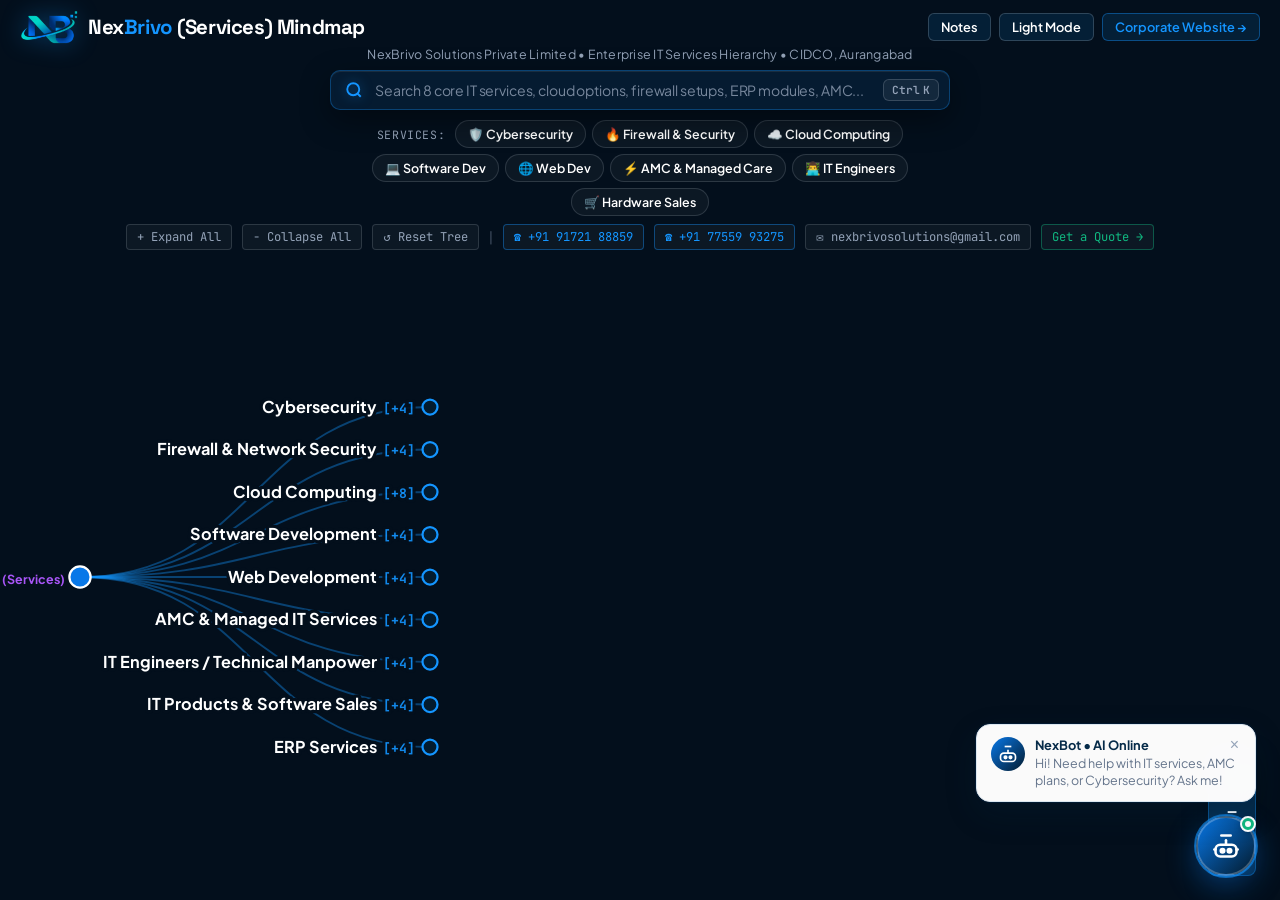
<file: cyber.html>
<!DOCTYPE html>
<html lang="en">

<head>
  <meta charset="UTF-8">
  <meta name="viewport" content="width=device-width, initial-scale=1.0">
  <title>NexBrivo Architecture • Interactive Explorer</title>
  <link rel="icon" type="image/png" href="assets/favicon.png">

  <!-- Fonts -->
  <link rel="preconnect" href="https://fonts.googleapis.com">
  <link rel="preconnect" href="https://fonts.gstatic.com" crossorigin>
  <link
    href="https://fonts.googleapis.com/css2?family=JetBrains+Mono:wght@400;600;700&family=Plus+Jakarta+Sans:wght@400;500;600;700;800&family=Space+Grotesk:wght@600;700;800&display=swap"
    rel="stylesheet">

  <!-- NexBot AI Stylesheet -->
  <link rel="stylesheet" href="css/nexbot.css?v=1.0">

  <style>
    /* ==========================================================================
       NexBrivo Solutions Private Limited — Official Palette & OSINT Tree Aesthetics
       ========================================================================== */
    :root {
      --primary-navy: #062B49;
      --dark-navy: #031B2E;
      --primary-blue: #0878E8;
      --bright-blue: #1495FF;
      --light-blue: #F1F7FC;
      --white: #FFFFFF;
      --main-text: #172B3A;
      --secondary-text: #64748B;
      --border: #DCE7F0;

      --bg-color: #030F1C;
      --card-bg: rgba(6, 43, 73, 0.96);
      --card-border: rgba(20, 149, 255, 0.35);
      --input-bg: rgba(6, 43, 73, 0.6);
      --text-primary: #FFFFFF;
      --text-muted: #94A3B8;
      --link-stroke: rgba(20, 149, 255, 0.38);

      --font-display: 'Space Grotesk', -apple-system, sans-serif;
      --font-sans: 'Plus Jakarta Sans', -apple-system, sans-serif;
      --font-mono: 'JetBrains Mono', monospace;
    }

    body.light-mode {
      --bg-color: #F1F7FC;
      --card-bg: rgba(255, 255, 255, 0.98);
      --card-border: rgba(8, 120, 232, 0.25);
      --input-bg: #FFFFFF;
      --text-primary: #172B3A;
      --text-muted: #64748B;
      --link-stroke: rgba(8, 120, 232, 0.35);
    }

    * {
      box-sizing: border-box;
      margin: 0;
      padding: 0;
    }

    body {
      background-color: var(--bg-color);
      color: var(--text-primary);
      font-family: var(--font-sans);
      height: 100vh;
      overflow: hidden;
      display: flex;
      flex-direction: column;
      user-select: none;
      transition: background-color 0.3s ease, color 0.3s ease;
    }

    /* Minimalist OSINT Header */
    header.framework-header {
      padding: 10px 20px 4px 20px;
      text-align: center;
      position: relative;
      z-index: 20;
      background: linear-gradient(to bottom, var(--bg-color) 85%, transparent);
      flex-shrink: 0;
    }

    .header-top {
      display: flex;
      align-items: center;
      justify-content: space-between;
      max-width: 1360px;
      margin: 0 auto;
      gap: 14px;
    }

    .brand-mark {
      display: flex;
      align-items: center;
      gap: 10px;
    }

    .brand-logo-icon {
      width: 32px;
      height: 32px;
      background: linear-gradient(135deg, var(--primary-blue), var(--bright-blue));
      border-radius: 8px;
      display: flex;
      align-items: center;
      justify-content: center;
      color: #FFFFFF;
      box-shadow: 0 0 14px rgba(20, 149, 255, 0.4);
      flex-shrink: 0;
    }

    .framework-title {
      font-family: var(--font-display);
      font-size: 1.28rem;
      font-weight: 800;
      letter-spacing: -0.02em;
      color: var(--text-primary);
    }

    .framework-title span {
      color: var(--bright-blue);
    }

    .header-actions {
      display: flex;
      align-items: center;
      gap: 8px;
    }

    .top-btn {
      background: var(--input-bg);
      border: 1px solid rgba(220, 231, 240, 0.2);
      color: var(--text-primary);
      padding: 5px 12px;
      border-radius: 6px;
      font-family: var(--font-sans);
      font-size: 0.8rem;
      font-weight: 600;
      cursor: pointer;
      display: inline-flex;
      align-items: center;
      gap: 5px;
      text-decoration: none;
      transition: all 0.2s ease;
    }

    .top-btn:hover {
      border-color: var(--bright-blue);
      color: var(--bright-blue);
      transform: translateY(-1px);
    }

    /* Subtitle & Helpline Strip */
    .framework-subtitle {
      font-size: 0.78rem;
      color: var(--text-muted);
      margin-top: 2px;
      letter-spacing: 0.02em;
    }


    /* ==========================================================================
       Ultra-Professional Enterprise Command-Palette Search Bar
       ========================================================================== */
    .search-wrapper {
      max-width: 620px;
      margin: 8px auto 4px auto;
      position: relative;
      z-index: 100;
    }

    .search-bar-pro {
      display: flex;
      align-items: center;
      background: rgba(6, 30, 54, 0.85);
      border: 1px solid rgba(20, 149, 255, 0.32);
      border-radius: 10px;
      padding: 3px 10px 3px 14px;
      backdrop-filter: blur(18px);
      -webkit-backdrop-filter: blur(18px);
      box-shadow: 0 10px 30px rgba(0, 0, 0, 0.4), inset 0 1px 0 rgba(255, 255, 255, 0.08);
      transition: all 0.25s cubic-bezier(0.16, 1, 0.3, 1);
      position: relative;
    }

    body.light-mode .search-bar-pro {
      background: #FFFFFF;
      border-color: rgba(8, 120, 232, 0.28);
      box-shadow: 0 6px 24px rgba(8, 120, 232, 0.08), inset 0 1px 0 rgba(255, 255, 255, 0.95);
    }

    .search-bar-pro:focus-within {
      border-color: var(--bright-blue);
      box-shadow: 0 0 0 3px rgba(20, 149, 255, 0.25), 0 14px 40px rgba(0, 0, 0, 0.55);
      background: rgba(6, 36, 68, 0.95);
    }

    body.light-mode .search-bar-pro:focus-within {
      background: #FFFFFF;
      box-shadow: 0 0 0 3px rgba(8, 120, 232, 0.2), 0 10px 30px rgba(8, 120, 232, 0.16);
    }

    .search-lens-box {
      display: flex;
      align-items: center;
      gap: 8px;
      color: var(--bright-blue);
      flex-shrink: 0;
      margin-right: 8px;
    }

    .search-lens-box svg {
      filter: drop-shadow(0 0 6px rgba(20, 149, 255, 0.5));
    }

    .search-input-field {
      flex: 1;
      background: transparent;
      border: none;
      color: var(--text-primary);
      font-family: var(--font-sans);
      font-size: 0.88rem;
      font-weight: 500;
      padding: 7px 4px;
      outline: none;
      letter-spacing: -0.01em;
    }

    .search-input-field::placeholder {
      color: var(--text-muted);
      opacity: 0.8;
      font-weight: 400;
    }

    .search-tools-right {
      display: flex;
      align-items: center;
      gap: 8px;
      flex-shrink: 0;
    }

    .search-match-count {
      display: none;
      font-family: var(--font-mono);
      font-size: 0.72rem;
      font-weight: 700;
      padding: 4px 10px;
      border-radius: 20px;
      background: rgba(20, 149, 255, 0.16);
      border: 1px solid rgba(20, 149, 255, 0.4);
      color: var(--bright-blue);
      white-space: nowrap;
      animation: fadeInBadge 0.25s ease;
    }

    @keyframes fadeInBadge {
      from {
        opacity: 0;
        transform: scale(0.92);
      }

      to {
        opacity: 1;
        transform: scale(1);
      }
    }

    .search-clear-btn {
      background: rgba(255, 255, 255, 0.08);
      border: none;
      color: var(--text-muted);
      width: 26px;
      height: 26px;
      border-radius: 50%;
      cursor: pointer;
      display: none;
      align-items: center;
      justify-content: center;
      font-size: 1rem;
      line-height: 1;
      transition: all 0.2s ease;
    }

    .search-clear-btn:hover {
      background: rgba(244, 63, 94, 0.35);
      color: #F43F5E;
    }

    .search-kbd-hint {
      font-family: var(--font-mono);
      font-size: 0.7rem;
      font-weight: 600;
      padding: 3px 8px;
      border-radius: 6px;
      background: rgba(255, 255, 255, 0.06);
      border: 1px solid rgba(220, 231, 240, 0.18);
      color: var(--text-muted);
      user-select: none;
      display: inline-flex;
      align-items: center;
      gap: 3px;
    }

    body.light-mode .search-kbd-hint {
      background: #F1F7FC;
      border-color: rgba(8, 120, 232, 0.2);
      color: #64748B;
    }

    /* Live Search Results Dropdown Flyout */
    .search-results-flyout {
      position: absolute;
      top: calc(100% + 8px);
      left: 0;
      right: 0;
      background: rgba(4, 18, 32, 0.97);
      border: 1px solid rgba(20, 149, 255, 0.35);
      border-radius: 12px;
      box-shadow: 0 20px 50px rgba(0, 0, 0, 0.7);
      backdrop-filter: blur(24px);
      -webkit-backdrop-filter: blur(24px);
      max-height: 350px;
      overflow-y: auto;
      display: none;
      z-index: 1000;
      padding: 8px;
    }

    body.light-mode .search-results-flyout {
      background: rgba(255, 255, 255, 0.98);
      border-color: rgba(8, 120, 232, 0.3);
      box-shadow: 0 16px 40px rgba(8, 120, 232, 0.15);
    }

    .search-results-flyout.active {
      display: block;
    }

    .search-res-item {
      display: flex;
      align-items: center;
      justify-content: space-between;
      padding: 10px 14px;
      border-radius: 8px;
      cursor: pointer;
      transition: all 0.15s ease;
      gap: 12px;
    }

    .search-res-item:hover,
    .search-res-item.focused {
      background: rgba(20, 149, 255, 0.16);
      transform: translateX(3px);
    }

    body.light-mode .search-res-item:hover,
    body.light-mode .search-res-item.focused {
      background: rgba(8, 120, 232, 0.1);
    }

    .search-res-main {
      display: flex;
      flex-direction: column;
      gap: 2px;
      overflow: hidden;
      text-align: left;
    }

    .search-res-title {
      font-size: 0.9rem;
      font-weight: 700;
      color: var(--text-primary);
      white-space: nowrap;
      overflow: hidden;
      text-overflow: ellipsis;
    }

    .search-res-path {
      font-size: 0.74rem;
      color: var(--text-muted);
      display: flex;
      align-items: center;
      gap: 4px;
    }

    .search-res-type {
      font-family: var(--font-mono);
      font-size: 0.68rem;
      font-weight: 700;
      padding: 3px 8px;
      border-radius: 4px;
      background: rgba(8, 120, 232, 0.2);
      border: 1px solid rgba(8, 120, 232, 0.4);
      color: var(--bright-blue);
      flex-shrink: 0;
    }

    /* Quick Filter Chips */
    .quick-filters-bar {
      display: flex;
      align-items: center;
      justify-content: center;
      gap: 6px;
      margin-top: 10px;
      flex-wrap: wrap;
    }

    .filter-chip-label {
      font-family: var(--font-mono);
      font-size: 0.72rem;
      color: var(--text-muted);
      margin-right: 4px;
      text-transform: uppercase;
      letter-spacing: 0.05em;
    }

    .filter-chip {
      background: rgba(255, 255, 255, 0.04);
      border: 1px solid rgba(220, 231, 240, 0.15);
      color: var(--text-primary);
      padding: 5px 12px;
      border-radius: 20px;
      font-family: var(--font-sans);
      font-size: 0.78rem;
      font-weight: 600;
      cursor: pointer;
      display: inline-flex;
      align-items: center;
      gap: 6px;
      transition: all 0.2s ease;
    }

    body.light-mode .filter-chip {
      background: #FFFFFF;
      border-color: rgba(8, 120, 232, 0.2);
      color: var(--main-text);
    }

    .filter-chip:hover {
      background: rgba(20, 149, 255, 0.16);
      border-color: var(--bright-blue);
      color: var(--bright-blue);
      transform: translateY(-1px);
    }

    .filter-chip.active {
      background: linear-gradient(135deg, var(--primary-blue), var(--bright-blue));
      border-color: var(--bright-blue);
      color: #FFFFFF;
      box-shadow: 0 3px 12px rgba(20, 149, 255, 0.45);
    }


    /* Controls Strip */
    .controls-strip {
      display: flex;
      align-items: center;
      justify-content: center;
      gap: 10px;
      margin-top: 8px;
      flex-wrap: wrap;
    }

    .action-btn {
      background: rgba(255, 255, 255, 0.04);
      border: 1px solid rgba(220, 231, 240, 0.15);
      color: var(--text-muted);
      padding: 4px 10px;
      border-radius: 4px;
      font-family: var(--font-mono);
      font-size: 0.76rem;
      cursor: pointer;
      text-decoration: none;
      transition: all 0.2s ease;
      display: inline-flex;
      align-items: center;
      gap: 5px;
    }

    .action-btn:hover {
      color: var(--bright-blue);
      border-color: rgba(20, 149, 255, 0.4);
      background: rgba(20, 149, 255, 0.1);
    }

    /* Mindmap Canvas */
    main.canvas-viewport {
      flex: 1;
      position: relative;
      overflow: hidden;
      cursor: grab;
      width: 100%;
      height: 100%;
    }

    main.canvas-viewport:active {
      cursor: grabbing;
    }

    svg#mindmapSvg {
      width: 100%;
      height: 100%;
      display: block;
    }

    /* D3 Tree Node Elements */
    .tree-link {
      fill: none;
      stroke: var(--link-stroke);
      stroke-width: 1.5px;
      stroke-linecap: round;
      transition: stroke 0.3s ease, stroke-width 0.3s ease;
    }

    .tree-node {
      cursor: pointer;
    }

    .tree-node-circle {
      stroke-width: 1.8px;
      transition: all 0.25s ease;
    }

    .tree-node:hover .tree-node-circle {
      stroke: var(--bright-blue);
      stroke-width: 2.5px;
      filter: drop-shadow(0 0 6px var(--bright-blue));
    }

    /* Text with Background Halo (Eliminates text-line overlap!) */
    .tree-node-text {
      font-family: var(--font-sans);
      fill: var(--text-primary);
      paint-order: stroke fill;
      stroke: var(--bg-color);
      stroke-width: 5px;
      stroke-linecap: round;
      stroke-linejoin: round;
      transition: fill 0.2s ease, font-weight 0.2s ease;
    }

    .tree-node:hover .tree-node-text {
      fill: var(--bright-blue);
    }

    /* Counter Badge */
    .tree-counter-badge {
      font-family: var(--font-mono);
      font-size: 10.5px;
      font-weight: 700;
      fill: var(--bright-blue);
      opacity: 0.9;
    }

    /* Badges */
    .badge-location {
      fill: #F59E0B;
      font-weight: 700;
      font-size: 10px;
    }

    .badge-247 {
      fill: #F43F5E;
      font-weight: 700;
      font-size: 10px;
    }

    .badge-amc {
      fill: #10B981;
      font-weight: 700;
      font-size: 10px;
    }

    .badge-partner {
      fill: #38BDF8;
      font-weight: 700;
      font-size: 10px;
    }

    .badge-code {
      fill: #A855F7;
      font-weight: 700;
      font-size: 10px;
    }

    /* Highlighted (Search Match) */
    .node-highlighted circle {
      stroke: #FFFFFF !important;
      stroke-width: 3px !important;
      fill: var(--bright-blue) !important;
      filter: drop-shadow(0 0 12px var(--bright-blue));
      animation: pulseMatch 1.5s infinite alternate;
    }

    .node-highlighted text {
      fill: #FFFFFF !important;
      font-weight: 800 !important;
    }

    @keyframes pulseMatch {
      0% {
        r: 6.5px;
      }

      100% {
        r: 9px;
      }
    }

    /* Floating Zoom Controls */
    .floating-zoom {
      position: absolute;
      right: 24px;
      bottom: 24px;
      display: flex;
      flex-direction: column;
      gap: 6px;
      z-index: 50;
      background: var(--card-bg);
      border: 1px solid var(--card-border);
      border-radius: 8px;
      padding: 6px;
      box-shadow: 0 10px 25px rgba(0, 0, 0, 0.4);
    }

    .floating-zoom button {
      width: 34px;
      height: 34px;
      background: transparent;
      border: none;
      color: var(--text-primary);
      font-size: 1.1rem;
      font-weight: bold;
      border-radius: 6px;
      cursor: pointer;
      display: flex;
      align-items: center;
      justify-content: center;
      transition: all 0.2s ease;
    }

    .floating-zoom button:hover {
      background: rgba(20, 149, 255, 0.2);
      color: var(--bright-blue);
    }


    /* ==========================================================================
       Ultra-Professional Floating Intelligence Dock (Replaces Bulky Sidebar)
       ========================================================================== */
    .floating-detail-dock {
      position: fixed;
      bottom: 24px;
      left: 50%;
      transform: translate(-50%, 30px);
      width: calc(100% - 48px);
      max-width: 940px;
      background: rgba(4, 18, 34, 0.95);
      border: 1px solid rgba(20, 149, 255, 0.35);
      border-radius: 14px;
      padding: 14px 22px;
      backdrop-filter: blur(24px);
      -webkit-backdrop-filter: blur(24px);
      box-shadow: 0 20px 50px rgba(0, 0, 0, 0.7), inset 0 1px 0 rgba(255, 255, 255, 0.1);
      display: flex;
      align-items: center;
      justify-content: space-between;
      gap: 20px;
      z-index: 1000;
      opacity: 0;
      pointer-events: none;
      transition: all 0.3s cubic-bezier(0.16, 1, 0.3, 1);
    }

    body.light-mode .floating-detail-dock {
      background: rgba(255, 255, 255, 0.98);
      border-color: rgba(8, 120, 232, 0.3);
      box-shadow: 0 16px 40px rgba(8, 120, 232, 0.18), inset 0 1px 0 rgba(255, 255, 255, 0.95);
    }

    .floating-detail-dock.active {
      transform: translate(-50%, 0);
      opacity: 1;
      pointer-events: auto;
    }

    .dock-content {
      display: flex;
      flex-direction: column;
      gap: 3px;
      flex: 1;
      min-width: 0;
      text-align: left;
    }

    .dock-header-row {
      display: flex;
      align-items: center;
      gap: 10px;
      flex-wrap: wrap;
    }

    .dock-cat {
      font-family: var(--font-mono);
      font-size: 0.7rem;
      font-weight: 700;
      color: var(--bright-blue);
      text-transform: uppercase;
      letter-spacing: 0.06em;
      background: rgba(20, 149, 255, 0.12);
      padding: 2px 7px;
      border-radius: 4px;
      border: 1px solid rgba(20, 149, 255, 0.25);
    }

    .dock-title {
      font-family: var(--font-display);
      font-size: 1.05rem;
      font-weight: 800;
      color: var(--text-primary);
      white-space: nowrap;
      overflow: hidden;
      text-overflow: ellipsis;
    }

    .dock-desc {
      font-size: 0.85rem;
      color: var(--text-muted);
      line-height: 1.4;
      white-space: nowrap;
      overflow: hidden;
      text-overflow: ellipsis;
    }

    .dock-specs-inline {
      display: flex;
      align-items: center;
      gap: 12px;
      font-size: 0.78rem;
      color: var(--text-primary);
      margin-top: 2px;
      flex-wrap: wrap;
    }

    .dock-specs-inline span {
      display: inline-flex;
      align-items: center;
      gap: 4px;
      color: #94A3B8;
    }

    .dock-specs-inline span strong {
      color: #10B981;
    }

    .dock-actions {
      display: flex;
      align-items: center;
      gap: 8px;
      flex-shrink: 0;
    }

    .dock-btn-call {
      display: inline-flex;
      align-items: center;
      gap: 6px;
      padding: 8px 14px;
      background: linear-gradient(135deg, var(--primary-blue), var(--bright-blue));
      color: #FFFFFF;
      font-family: var(--font-mono);
      font-size: 0.8rem;
      font-weight: 700;
      text-decoration: none;
      border-radius: 8px;
      box-shadow: 0 4px 14px rgba(8, 120, 232, 0.35);
      transition: all 0.2s ease;
      white-space: nowrap;
    }

    .dock-btn-call:hover {
      box-shadow: 0 6px 20px rgba(20, 149, 255, 0.5);
      transform: translateY(-1px);
    }

    .dock-btn-quote {
      display: inline-flex;
      align-items: center;
      gap: 6px;
      padding: 8px 13px;
      background: rgba(255, 255, 255, 0.06);
      border: 1px solid rgba(220, 231, 240, 0.2);
      color: var(--text-primary);
      font-family: var(--font-sans);
      font-size: 0.8rem;
      font-weight: 600;
      text-decoration: none;
      border-radius: 8px;
      transition: all 0.2s ease;
      white-space: nowrap;
    }

    .dock-btn-quote:hover {
      background: rgba(20, 149, 255, 0.15);
      border-color: var(--bright-blue);
      color: var(--bright-blue);
      transform: translateY(-1px);
    }

    .dock-close-btn {
      background: transparent;
      border: none;
      color: var(--text-muted);
      width: 28px;
      height: 28px;
      border-radius: 50%;
      cursor: pointer;
      display: flex;
      align-items: center;
      justify-content: center;
      font-size: 1.2rem;
      transition: all 0.2s ease;
    }

    .dock-close-btn:hover {
      background: rgba(244, 63, 94, 0.25);
      color: #F43F5E;
    }


    /* Quick Guide Modal */
    .modal-overlay {
      position: fixed;
      inset: 0;
      background: rgba(2, 12, 23, 0.85);
      backdrop-filter: blur(16px);
      display: none;
      align-items: center;
      justify-content: center;
      z-index: 100000;
      padding: 20px;
    }

    .modal-overlay.active {
      display: flex;
    }

    .modal-card {
      background: var(--card-bg);
      border: 1px solid rgba(20, 149, 255, 0.35);
      border-radius: 12px;
      max-width: 620px;
      width: 100%;
      padding: 28px;
      box-shadow: 0 25px 60px rgba(0, 0, 0, 0.7);
    }

    .modal-card h3 {
      font-family: var(--font-display);
      font-size: 1.3rem;
      margin-bottom: 12px;
      color: var(--text-primary);
    }

    .modal-card p {
      font-size: 0.9rem;
      color: var(--text-muted);
      line-height: 1.6;
      margin-bottom: 16px;
    }

    .modal-card ul {
      margin-bottom: 22px;
      padding-left: 20px;
    }

    .modal-card li {
      font-size: 0.86rem;
      color: var(--text-primary);
      margin-bottom: 8px;
      line-height: 1.5;
    }

    .modal-suboptions-grid {
      display: grid;
      grid-template-columns: repeat(2, 1fr);
      gap: 8px;
      margin: 14px 0 18px 0;
    }

    .modal-suboption-btn {
      background: rgba(20, 149, 255, 0.08);
      border: 1px solid rgba(20, 149, 255, 0.25);
      border-radius: 8px;
      padding: 8px 12px;
      color: var(--text-primary);
      font-size: 0.82rem;
      text-align: left;
      cursor: pointer;
      display: flex;
      align-items: center;
      justify-content: space-between;
      transition: all 0.2s ease;
    }

    .modal-suboption-btn:hover {
      background: rgba(20, 149, 255, 0.25);
      border-color: var(--bright-blue);
      transform: translateY(-1px);
      color: #FFFFFF;
    }

    .dock-pill-btn {
      background: rgba(20, 149, 255, 0.12);
      border: 1px solid rgba(20, 149, 255, 0.3);
      border-radius: 6px;
      padding: 4px 8px;
      color: var(--bright-blue);
      font-size: 0.74rem;
      cursor: pointer;
      transition: all 0.2s ease;
      display: inline-flex;
      align-items: center;
      gap: 4px;
      margin: 2px;
    }

    .dock-pill-btn:hover {
      background: var(--bright-blue);
      color: #FFFFFF;
      border-color: var(--bright-blue);
      transform: translateY(-1px);
    }

    /* ==========================================================================
       Responsive Media Queries for Mobile & Tablet
       ========================================================================== */
    @media (max-width: 768px) {
      header.framework-header {
        padding: 10px 14px 6px 14px;
      }

      .header-top {
        flex-wrap: wrap;
        gap: 8px;
      }

      .framework-title {
        font-size: 1.15rem;
      }

      .brand-logo-icon {
        width: 30px;
        height: 30px;
      }

      .top-btn {
        padding: 4px 9px;
        font-size: 0.74rem;
      }

      .framework-subtitle {
        display: none;
      }

      .search-wrapper {
        margin: 6px auto 4px auto;
      }

      .search-bar-pro {
        padding: 4px 10px;
      }

      .search-input-field {
        font-size: 0.85rem;
        padding: 6px 2px;
      }

      .search-kbd-hint {
        display: none;
      }

      .quick-filters-bar {
        overflow-x: auto;
        white-space: nowrap;
        flex-wrap: nowrap;
        justify-content: flex-start;
        padding: 4px 2px 6px;
        -webkit-overflow-scrolling: touch;
        scrollbar-width: none;
      }

      .quick-filters-bar::-webkit-scrollbar {
        display: none;
      }

      .filter-chip {
        padding: 4px 10px;
        font-size: 0.72rem;
        flex-shrink: 0;
      }

      .controls-strip {
        margin-top: 4px;
        gap: 6px;
      }

      .action-btn {
        padding: 3px 8px;
        font-size: 0.7rem;
      }

      .floating-zoom {
        right: 12px;
        bottom: 12px;
        padding: 4px;
        gap: 4px;
      }

      .floating-zoom button {
        width: 30px;
        height: 30px;
        font-size: 0.95rem;
      }

      /* Floating Detail Dock transforms into mobile bottom sheet */
      .floating-detail-dock {
        bottom: 10px;
        left: 10px;
        right: 10px;
        transform: translateY(30px);
        width: calc(100% - 20px);
        max-width: 100%;
        border-radius: 12px;
        padding: 12px 14px;
        flex-direction: column;
        align-items: stretch;
        gap: 10px;
      }

      .floating-detail-dock.active {
        transform: translateY(0);
      }

      .dock-actions {
        width: 100%;
        justify-content: stretch;
      }

      .dock-btn-call,
      .dock-btn-quote {
        flex: 1;
        text-align: center;
        justify-content: center;
        padding: 8px 10px;
        font-size: 0.76rem;
      }

      .modal-overlay {
        padding: 12px;
      }

      .modal-card {
        padding: 20px 16px;
        border-radius: 10px;
      }
    }

    @media (max-width: 480px) {
      .framework-title span {
        display: inline;
      }

      .top-btn {
        padding: 4px 7px;
        font-size: 0.7rem;
      }

      .search-res-item {
        padding: 8px 10px;
      }

      .dock-desc {
        white-space: normal;
        display: -webkit-box;
        -webkit-line-clamp: 2;
        -webkit-box-orient: vertical;
      }
    }
  </style>
</head>

<body>

  <!-- Minimalist OSINT Header -->
  <header class="framework-header">
    <div class="header-top">
      <div class="brand-mark">
        <img src="assets/logos/nb-logo-symbol.png" alt="NexBrivo"
          style="height: 34px; width: auto; object-fit: contain; filter: drop-shadow(0 0 12px rgba(20, 149, 255, 0.4));">
        <h1 class="framework-title">Nex<span>Brivo</span> (Services) Mindmap</h1>
      </div>
      <div class="header-actions">
        <button class="top-btn" id="btnNotes">Notes</button>
        <button class="top-btn" id="btnTheme">Light Mode</button>
        <a href="index.html" class="top-btn" style="color: var(--bright-blue); border-color: rgba(20, 149, 255, 0.4);">
          Corporate Website &rarr;
        </a>
      </div>
    </div>
    <div class="framework-subtitle">NexBrivo Solutions Private Limited &bull; Enterprise IT Services Hierarchy &bull;
      CIDCO, Aurangabad</div>


    <!-- Professional Command Palette Search Bar -->
    <div class="search-wrapper">
      <div class="search-bar-pro">
        <div class="search-lens-box">
          <svg width="18" height="18" viewBox="0 0 24 24" fill="none" stroke="currentColor" stroke-width="2.5">
            <circle cx="11" cy="11" r="8"></circle>
            <line x1="21" y1="21" x2="16.65" y2="16.65"></line>
          </svg>
        </div>
        <input type="text" class="search-input-field" id="treeSearchInput"
          placeholder="Search 8 core IT services, cloud options, firewall setups, ERP modules, AMC..."
          autocomplete="off" spellcheck="false">
        <div class="search-tools-right">
          <span class="search-match-count" id="searchMatchCount">0 matches</span>
          <button class="search-clear-btn" id="treeSearchClear" title="Clear Search">&times;</button>
          <div class="search-kbd-hint" title="Press Ctrl+K to search">
            <span>Ctrl</span><span>K</span>
          </div>
        </div>
      </div>

      <!-- Live Results Dropdown Flyout -->
      <div class="search-results-flyout" id="searchResultsFlyout"></div>

      <!-- Interactive Quick Filter Chips: 8 Services -->
      <div class="quick-filters-bar">
        <span class="filter-chip-label">Services:</span>
        <button class="filter-chip" data-search="Cybersecurity">🛡️ Cybersecurity</button>
        <button class="filter-chip" data-search="Firewall">🔥 Firewall &amp; Security</button>
        <button class="filter-chip" data-search="Cloud">☁️ Cloud Computing</button>
        <button class="filter-chip" data-search="Software">💻 Software Dev</button>
        <button class="filter-chip" data-search="Web">🌐 Web Dev</button>
        <button class="filter-chip" data-search="AMC">⚡ AMC &amp; Managed Care</button>
        <button class="filter-chip" data-search="Manpower">👨‍💻 IT Engineers</button>
        <button class="filter-chip" data-search="Sales">🛒 Hardware Sales</button>
      </div>
    </div>


    <!-- Controls Strip -->
    <div class="controls-strip">
      <button class="action-btn" id="btnExpandAll">+ Expand All</button>
      <button class="action-btn" id="btnCollapseAll">&minus; Collapse All</button>
      <button class="action-btn" id="btnReset">&#8634; Reset Tree</button>
      <span style="color: #475569; font-size: 0.8rem;">|</span>
      <a href="tel:+919172188859" class="action-btn"
        style="color: var(--bright-blue); border-color: rgba(20, 149, 255, 0.4);" title="+91 91721 88859">
        &#9742; +91 91721 88859
      </a>
      <a href="tel:+917755993275" class="action-btn"
        style="color: var(--bright-blue); border-color: rgba(20, 149, 255, 0.4);" title="+91 77559 93275">
        &#9742; +91 77559 93275
      </a>
      <a href="mailto:nexbrivosolutions@gmail.com" class="action-btn" style="color: #94A3B8;"
        title="Email NexBrivo Solutions">
        &#9993; nexbrivosolutions@gmail.com
      </a>
      <a href="index.html#quote" class="action-btn" style="color: #10B981; border-color: rgba(16, 185, 129, 0.4);">
        Get a Quote &rarr;
      </a>
    </div>
  </header>

  <!-- Mindmap Canvas Area -->
  <main class="canvas-viewport" id="viewport">
    <svg id="mindmapSvg"></svg>
    <div class="floating-zoom">
      <button id="zoomInBtn" title="Zoom In">+</button>
      <button id="zoomOutBtn" title="Zoom Out">&minus;</button>
      <button id="zoomResetBtn" title="Fit to Screen">&#x26F6;</button>
    </div>
  </main>


  <!-- Floating Intelligence Detail Dock (Non-intrusive, 100% Mindmap Visibility) -->
  <div class="floating-detail-dock" id="detailDock">
    <div class="dock-content">
      <div class="dock-header-row">
        <span class="dock-cat" id="dockCategory">PRACTICE</span>
        <h4 class="dock-title" id="dockTitle">Node Title</h4>
        <div id="dockBadges" style="display:inline-flex; gap:4px;"></div>
      </div>
      <p class="dock-desc" id="dockDesc">Description of practice.</p>
      <div class="dock-specs-inline" id="dockSpecs"></div>
    </div>
    <div class="dock-actions">
      <button class="dock-btn-quote" id="dockViewModalBtn" title="View Full Specs &amp; Sub-Options"
        style="background: rgba(20,149,255,0.18); border-color: var(--bright-blue); color: #FFFFFF;">
        📋 Specs &amp; Options
      </button>
      <a href="tel:+919172188859" class="dock-btn-call" title="+91 91721 88859 / +91 77559 93275">
        &#9742; Call
      </a>
      <a href="mailto:nexbrivosolutions@gmail.com" class="dock-btn-quote" id="dockInquireLink"
        title="Email RFP / Quote">
        &#9993; Inquire
      </a>
      <button class="dock-close-btn" id="closeDockBtn" title="Dismiss">&times;</button>
    </div>
  </div>


  <!-- Quick Guide Modal -->
  <div class="modal-overlay" id="notesModal">
    <div class="modal-card">
      <h3>NexBrivo Architecture Explorer &bull; Quick Guide</h3>
      <p>This interactive structure represents the complete technology hierarchy of <strong>NexBrivo Solutions Private
          Limited</strong> (CIDCO, Aurangabad, Maharashtra).</p>
      <ul>
        <li><strong>Click any circle / node</strong>: Expands or collapses its sub-services and offerings smoothly.</li>
        <li><strong>Click any leaf item</strong>: Opens the Inspector Drawer with technical specifications, SLA
          benchmarks, and direct contact options.</li>
        <li><strong>Search bar</strong>: Filter through services, AMC tiers, cities (Pune, Nashik, Jalgaon), and
          technology partners in real time.</li>
        <li><strong>Badges Legend</strong>:
          <span style="color: #F59E0B; font-weight:600;">(Locations)</span> Pune, Aurangabad, Nashik, Jalgaon, Jalna,
          Beed &bull;
          <span style="color: #F43F5E; font-weight:600;">(24/7)</span> SOC Monitoring &bull;
          <span style="color: #10B981; font-weight:600;">(AMC)</span> Maintenance Contracts &bull;
          <span style="color: #38BDF8; font-weight:600;">(Partner)</span> Fortinet, Cisco, Dell, Microsoft
        </li>
        <li><strong>Pan &amp; Zoom</strong>: Drag anywhere to move the mindmap, scroll wheel to zoom in/out.</li>
      </ul>
      <button class="btn-action-primary" id="closeNotesOkBtn">Explore Architecture &rarr;</button>
    </div>
  </div>

  <!-- Interactive Service / Option Detail Modal -->
  <div class="modal-overlay" id="serviceDetailModal">
    <div class="modal-card" style="max-width: 680px;">
      <div style="display: flex; align-items: center; justify-content: space-between; margin-bottom: 12px;">
        <span class="dock-cat" id="sdmCategory">SERVICE OFFERING</span>
        <button class="dock-close-btn" id="closeServiceDetailModal"
          style="position: static; font-size: 1.5rem; cursor: pointer; background: none; border: none; color: var(--text-muted);">&times;</button>
      </div>
      <h3 id="sdmTitle" style="color: var(--bright-blue); margin-bottom: 8px;">Cloud Computing</h3>
      <p id="sdmDesc" style="color: var(--text-muted); font-size: 0.9rem; line-height: 1.6; margin-bottom: 16px;">
        Scalable, resilient cloud migration, virtual machine hosting, storage, and managed cloud infrastructure.
      </p>

      <div id="sdmSuboptionsWrapper" style="display: none; margin-bottom: 16px;">
        <div
          style="font-size: 0.75rem; font-family: var(--font-mono); color: var(--bright-blue); font-weight: 700; text-transform: uppercase; margin-bottom: 8px; letter-spacing: 0.05em;">
          ⚡ Sub-Services &amp; Modules (Click to Inspect):
        </div>
        <div class="modal-suboptions-grid" id="sdmSuboptionsGrid"></div>
      </div>

      <div
        style="font-size: 0.75rem; font-family: var(--font-mono); color: var(--bright-blue); font-weight: 700; text-transform: uppercase; margin-bottom: 8px; letter-spacing: 0.05em;">
        ✓ Specifications &amp; Technical Capabilities:
      </div>
      <ul id="sdmSpecsList" style="margin-bottom: 22px; padding-left: 20px;"></ul>

      <div
        style="display: flex; gap: 10px; flex-wrap: wrap; justify-content: flex-end; border-top: 1px solid rgba(255,255,255,0.1); padding-top: 16px;">
        <a href="tel:+919172188859" class="action-btn"
          style="color: var(--bright-blue); border-color: rgba(20,149,255,0.4);" title="+91 91721 88859">
          &#9742; +91 91721 88859
        </a>
        <a href="tel:+917755993275" class="action-btn"
          style="color: var(--bright-blue); border-color: rgba(20,149,255,0.4);" title="+91 77559 93275">
          &#9742; +91 77559 93275
        </a>
        <a id="sdmInquireBtn" href="index.html#contact" class="btn-action-primary" style="display: inline-block;">
          Request Proposal &rarr;
        </a>
      </div>
    </div>
  </div>

  <!-- D3 v7 Engine -->
  <script src="js/d3.min.js"></script>

  <!-- Self-Contained Mindmap Logic -->
  <script>
    const treeData = {
      "id": "root",
      "name": "NexBrivo (Services)",
      "category": "Enterprise IT Services Practice",
      "desc": "Technology Today for a Stronger Tomorrow. NexBrivo Solutions Private Limited delivers 8 core enterprise IT and engineering service practices across India.",
      "specs": [
        "Head Office: CIDCO, Aurangabad, Maharashtra",
        "+91 91721 88859 / +91 77559 93275 | nexbrivosolutions@gmail.com",
        "24/7 Dedicated Remote SOC & Managed IT Care",
        "Serving Aurangabad, Pune, Nashik, Jalgaon, Jalna & Beed"
      ],
      "children": [
        {
          "id": "srv_cyber",
          "name": "Cybersecurity",
          "category": "Security Practice",
          "desc": "Protect your enterprise from modern cyber threats with proactive threat detection, EDR endpoint shielding, and structured security audits.",
          "specs": [
            "24/7 Managed SOC Telemetry & Real-Time Monitoring",
            "Threat Defense, Ransomware Shield & Incident Containment",
            "VAPT Security Audits & ISO/CERT-In Compliance",
            "Sub-15 Minute Emergency Threat Quarantine SLA"
          ],
          "children": [
            {
              "id": "sc1",
              "name": "Threat Defense & Prevention (24/7)",
              "desc": "Proactive threat detection and automated isolation before data breaches occur.",
              "specs": [
                "Real-time global threat feeds & behavioral heuristics",
                "Automated threat quarantine & payload containment",
                "Sub-15 minute threat isolation SLA",
                "Continuous 24/7 telemetry monitoring by SOC analysts"
              ]
            },
            {
              "id": "sc2",
              "name": "Endpoint & Network Protection (EDR)",
              "desc": "Centralized endpoint security across all workstations, servers, and mobile devices.",
              "specs": [
                "EDR / XDR sensor deployment & telemetry sync",
                "USB & peripheral access lockdown policies",
                "Zero-day exploit shielding & anti-ransomware rollback",
                "Automated OS & application security patch enforcement"
              ]
            },
            {
              "id": "sc3",
              "name": "VAPT Security Audits (Audit)",
              "desc": "Vulnerability Assessment and Penetration Testing for web apps, networks, and cloud.",
              "specs": [
                "Network & server infrastructure penetration testing",
                "OWASP Top 10 web application & API vulnerability testing",
                "Executive remediation roadmap & technical CVE report",
                "Audit compliance certificate for partner & regulatory review"
              ]
            },
            {
              "id": "sc4",
              "name": "Incident Response & Forensics (24/7)",
              "desc": "Rapid breach isolation, forensic root-cause analysis, and business continuity recovery.",
              "specs": [
                "1-hour emergency response SLA across Maharashtra",
                "Digital forensics, memory capture & artifact analysis",
                "Business continuity failover & clean data restoration",
                "Post-incident regulatory report and security hardening"
              ]
            }
          ]
        },
        {
          "id": "srv_firewall",
          "name": "Firewall & Network Security",
          "category": "Network Defense",
          "desc": "Secure your network perimeter, internal data flow, and multi-branch infrastructure using Next-Gen Firewalls and SD-WAN.",
          "specs": [
            "Next-Generation Firewall (Fortinet / Cisco / Sophos)",
            "Intrusion Prevention System (IPS) & Deep Packet Inspection",
            "Zero-Trust Network Access (ZTNA) & Remote SSL VPN",
            "High-Availability Clustering & Dynamic WAN Failover"
          ],
          "children": [
            {
              "id": "fn1",
              "name": "Next-Gen Firewall Setup (UTM)",
              "desc": "Enterprise firewall architecture with deep packet inspection and SSL decryption.",
              "specs": [
                "Authorized Fortinet FortiGate, Cisco ASA & Sophos XGS",
                "High-Availability Active-Passive / Active-Active clustering",
                "Intrusion Prevention System (IPS) & Anti-Malware filtering",
                "Bandwidth shaping, application QoS & web category filtering"
              ]
            },
            {
              "id": "fn2",
              "name": "Secure Remote VPN & ZTNA (Zero-Trust)",
              "desc": "Encrypted, seamless tunnels for hybrid workforces, remote branches, and road warriors.",
              "specs": [
                "Multi-Factor Authentication (MFA) & TOTP integration",
                "Encrypted IPsec & SSL VPN client tunnel gateways",
                "Device endpoint health posture & compliance validation",
                "Granular role-based least-privilege network access rules"
              ]
            },
            {
              "id": "fn3",
              "name": "Network Audits & Optimization (LAN/WAN)",
              "desc": "Diagnostics for performance bottlenecks, packet loss elimination, and VLAN segmentation.",
              "specs": [
                "Bandwidth saturation & latency bottleneck diagnostics",
                "VLAN & subnet security segregation for IoT and guests",
                "Switch fabric redundancy, STP tuning & link aggregation",
                "Enterprise Wi-Fi 6 heatmapping & RF interference analysis"
              ]
            },
            {
              "id": "fn4",
              "name": "SD-WAN & Multi-Branch Interconnect",
              "desc": "Intelligent traffic steering and encrypted inter-branch connectivity across industrial hubs.",
              "specs": [
                "Dynamic multi-ISP WAN failover & packet duplication",
                "Direct-to-cloud application routing (Microsoft 365 / AWS)",
                "Centralized branch policy orchestration via cloud portal",
                "Low-latency QoS prioritizing ERP and VoIP video calls"
              ]
            }
          ]
        },
        {
          "id": "srv_cloud",
          "name": "Cloud Computing",
          "category": "Cloud Infrastructure",
          "desc": "Scalable, resilient cloud migration, virtual machine hosting, durable storage, and managed cloud infrastructure across AWS, Azure, and GCP.",
          "specs": [
            "Authorized AWS, Microsoft Azure & Google Cloud Partners",
            "Zero-Downtime Workload Migration & Hybrid Architecture",
            "Automated Snapshot Backups & Multi-Region DR Vaults",
            "24/7 Proactive Cloud Monitoring & FinOps Cost Governance"
          ],
          "children": [
            {
              "id": "cc1",
              "name": "Cloud Migration & Setup",
              "desc": "Seamless, zero-downtime migration of on-premises servers, databases, and enterprise apps to AWS, Azure, or GCP.",
              "specs": [
                "Cloud readiness assessment & TCO feasibility study",
                "Lift-and-shift, re-platforming & cloud refactoring",
                "Zero-downtime cutover & real-time data replication",
                "Post-migration performance and security audit"
              ]
            },
            {
              "id": "cc2",
              "name": "Cloud Server / VM Hosting",
              "desc": "High-performance, auto-scaling virtual machines, compute instances, and private cloud servers with 99.99% uptime.",
              "specs": [
                "On-demand scalable vCPU & high-speed RAM",
                "Ubuntu, Debian, RHEL & Windows Server support",
                "High-IOPS NVMe SSD persistent storage",
                "Automated health checks & self-healing failover"
              ]
            },
            {
              "id": "cc3",
              "name": "Cloud Storage",
              "desc": "Secure, durable object, block, and file storage architectures with unlimited elasticity and enterprise encryption.",
              "specs": [
                "S3 / Azure Blob compatible object storage",
                "AES-256 encryption at rest and in transit",
                "Lifecycle tiering (Hot, Cool, Cold, Glacier)",
                "Instant global CDN retrieval SLAs"
              ]
            },
            {
              "id": "cc4",
              "name": "Cloud Backup & Disaster Recovery",
              "desc": "Continuous snapshot replication, multi-region DR failover, and ransomware-proof immutable backup vaults.",
              "specs": [
                "Sub-15 minute RPO and 1-hour RTO disaster recovery",
                "Automated hourly & daily incremental snapshots",
                "Cross-region and hybrid offsite replication",
                "Immutable air-gapped protection against ransomware"
              ]
            },
            {
              "id": "cc5",
              "name": "Cloud Networking & VPN",
              "desc": "Enterprise Virtual Private Clouds (VPC), software-defined networking, site-to-cloud IPsec tunnels, and direct interconnects.",
              "specs": [
                "Multi-tier VPC subnet & routing table design",
                "Site-to-Site IPsec VPN & Client SSL tunnels",
                "Cloud Load Balancers (ALB/NLB) with SSL offloading",
                "Granular Security Groups & Network ACL policies"
              ]
            },
            {
              "id": "cc6",
              "name": "Cloud Security",
              "desc": "End-to-end cloud defense with Cloud Security Posture Management (CSPM), IAM least-privilege, and native cloud firewalls.",
              "specs": [
                "Cloud Security Posture Management (CSPM)",
                "IAM least-privilege RBAC & Multi-Factor Auth (MFA)",
                "Web Application Firewall (WAF) & DDoS protection",
                "Compliance auditing (ISO 27001, SOC 2, HIPAA, GDPR)"
              ]
            },
            {
              "id": "cc7",
              "name": "Cloud Database Services",
              "desc": "Fully managed, scalable SQL and NoSQL database clusters with automatic patching, replication, and instant point-in-time recovery.",
              "specs": [
                "Managed PostgreSQL, MySQL, MS SQL, & MongoDB",
                "Multi-AZ synchronous replication & automated failover",
                "Continuous automated backups & point-in-time recovery",
                "Query optimization, caching & IOPS auto-scaling"
              ]
            },
            {
              "id": "cc8",
              "name": "Cloud Application Hosting / Managed Cloud",
              "desc": "Production-grade managed cloud hosting with Docker & Kubernetes container orchestration, CI/CD pipelines, and 24/7 DevOps management.",
              "specs": [
                "Kubernetes (EKS/AKS/GKE) & Docker container hosting",
                "Automated CI/CD deployment pipelines (GitHub / GitLab)",
                "24/7 proactive cloud performance & uptime monitoring",
                "FinOps cloud spend governance & auto-scaling policies"
              ]
            }
          ]
        },
        {
          "id": "srv_software",
          "name": "Software Development",
          "category": "Application Engineering",
          "desc": "Custom software tailored precisely for your business needs \u2014 automating workflows, inventory, billing, and enterprise operations.",
          "specs": [
            "Custom Enterprise ERP & CRM Platforms",
            "Paperless Business Workflow Automation",
            "RESTful & Webhook API System Integration",
            "Scalable Database Architecture & Optimization"
          ],
          "children": [
            {
              "id": "sd1",
              "name": "Custom Enterprise ERP (Dev)",
              "desc": "Tailor-made software automating inventory, billing, production floor, and multi-branch accounting.",
              "specs": [
                "Modular microservice architecture built for scale",
                "Automated GST invoicing, e-way bills & tax compliance",
                "Multi-branch & warehouse real-time inventory synchronization",
                "Granular role-based privilege control and audit trails"
              ]
            },
            {
              "id": "sd2",
              "name": "Business Workflow Automation",
              "desc": "Eliminating manual spreadsheets and paper bottlenecks with audited digital workflows.",
              "specs": [
                "Multi-tier digital approvals & purchase order workflows",
                "Automated email, SMS & WhatsApp transaction alerts",
                "Legacy Excel and MS Access database conversion",
                "Tamper-proof operational audit logging and analytics"
              ]
            },
            {
              "id": "sd3",
              "name": "API & System Integration",
              "desc": "Connecting payment gateways, biometric systems, logistics, and third-party APIs.",
              "specs": [
                "Banking & UPI payment gateways (Razorpay, Stripe)",
                "Biometric employee attendance & door access sync",
                "Logistics shipment tracking webhooks & ERP push",
                "Secure cloud storage & automated document sync"
              ]
            },
            {
              "id": "sd4",
              "name": "Database Architecture & Optimization",
              "desc": "Designing and fine-tuning resilient SQL/NoSQL databases for high-concurrency enterprise workloads.",
              "specs": [
                "PostgreSQL, MySQL & Microsoft SQL Server optimization",
                "Slow query indexing, schema refactoring & query tuning",
                "Automated daily differential & full backup pipelines",
                "High-availability clustering & active read-replica routing"
              ]
            }
          ]
        },
        {
          "id": "srv_webdev",
          "name": "Web Development",
          "category": "Digital Platforms",
          "desc": "Modern, responsive, high-speed corporate websites, e-commerce storefronts, and client self-service portals.",
          "specs": [
            "High-Speed Mobile-First Responsive Architecture",
            "Headless & Custom Content Management Systems",
            "Secure E-Commerce & Payment Gateway Portals",
            "Core Web Vitals & Search Engine Optimization (SEO)"
          ],
          "children": [
            {
              "id": "wd1",
              "name": "Corporate Portal Development",
              "desc": "High-performance websites designed for executive branding and enterprise client conversion.",
              "specs": [
                "Mobile-first responsive design tested on all devices",
                "Sub-second global CDN load times & modern web typography",
                "Custom headless CMS with easy client content publishing",
                "Lead capture form CRM integration with instant email notifications"
              ]
            },
            {
              "id": "wd2",
              "name": "E-Commerce & B2B Portals",
              "desc": "Secure digital storefronts with integrated payment gateways and order management.",
              "specs": [
                "Payment gateway integration (UPI, Netbanking, Credit Cards)",
                "Real-time stock reservation & inventory low-stock alerts",
                "Automated PDF tax invoices, order receipts & tracking",
                "SSL encryption & PCI-DSS security compliance"
              ]
            },
            {
              "id": "wd3",
              "name": "Enterprise CMS Platforms",
              "desc": "Scalable content management solutions giving marketing teams complete publishing independence.",
              "specs": [
                "Custom WordPress, Strapi & Payload CMS architectures",
                "Granular role-based editorial and publishing workflows",
                "Multi-language & regional localization support",
                "Automated daily offsite backups and plugin security sandboxing"
              ]
            },
            {
              "id": "wd4",
              "name": "SEO & Web Performance Optimization",
              "desc": "Technical optimizations ensuring maximum Google visibility and lightning-fast page experience.",
              "specs": [
                "Google Core Web Vitals 95+ performance compliance",
                "Structured JSON-LD schema markup & rich snippet tagging",
                "Google Analytics 4 & Search Console telemetry setup",
                "Keyword mapping, XML sitemaps & crawl error fixes"
              ]
            }
          ]
        },
        {
          "id": "srv_amc",
          "name": "AMC & Managed IT Services",
          "category": "Managed IT Care",
          "desc": "Proactive Annual Maintenance Contracts ensuring zero IT downtime, rapid emergency technician dispatch, and scheduled preventive care.",
          "specs": [
            "Committed SLA Response Times with 24/7 Dedicated Support",
            "Scheduled Physical Maintenance & Thermal Dust Cleaning",
            "Server, Workstation, Firewall & Network Infrastructure Coverage",
            "Free Loaner Hardware during Component Repair Cycles"
          ],
          "children": [
            {
              "id": "am1",
              "name": "24/7 Managed IT Helpdesk (24/7)",
              "desc": "Round-the-clock remote troubleshooting and rapid incident escalation for your employees.",
              "specs": [
                "Direct phone hotline, email, and ticketing support",
                "Average 15-minute first response SLA",
                "Secure remote desktop diagnostics and troubleshooting",
                "Monthly incident trend analytics and executive review reports"
              ]
            },
            {
              "id": "am2",
              "name": "Scheduled Preventive Maintenance",
              "desc": "Regular scheduled physical visits, thermal cleaning, and hardware health diagnostics.",
              "specs": [
                "Scheduled monthly preventive maintenance visits",
                "Server chassis, fan & PSU dust thermal cleaning",
                "UPS battery load testing & runtime verification",
                "Storage drive SMART health inspection & predictive failure alerts"
              ]
            },
            {
              "id": "am3",
              "name": "On-Site Emergency Technician Dispatch",
              "desc": "Qualified field engineers deployed on-premise across Maharashtra for critical hardware failures.",
              "specs": [
                "Guaranteed 2 to 4-hour on-site dispatch across Aurangabad & Pune",
                "Server breakdown & network switch replacement support",
                "Emergency backup restoration & critical workload cutover",
                "Root-cause post-mortem analysis and preventative remediation"
              ]
            },
            {
              "id": "am4",
              "name": "Infrastructure Monitoring & Spares Management",
              "desc": "Continuous SNMP telemetry monitoring and standby loaner hardware availability.",
              "specs": [
                "24/7 server, switch & WAN link uptime telemetry alerts",
                "Disk space, CPU utilization & RAM threshold alerts",
                "Standby loaner routers, switches & power supplies",
                "Quarterly IT infrastructure roadmapping and lifecycle audits"
              ]
            }
          ]
        },
        {
          "id": "srv_manpower",
          "name": "IT Engineers / Technical Manpower",
          "category": "Technical Talent",
          "desc": "Skilled, certified professionals on contract, retainer, or permanent facility deployment across Maharashtra.",
          "specs": [
            "Certified Network Engineers (CCNA, CCNP, Fortinet NSE)",
            "L1, L2, & L3 Desktop & Systems Support Specialists",
            "Resident System Administrators Stationed On-Site",
            "Zero Recruitment Latency & Replacement Guarantee"
          ],
          "children": [
            {
              "id": "tm1",
              "name": "Resident Network Engineers (M)",
              "desc": "Full-time certified engineers stationed directly at your corporate or plant facility.",
              "specs": [
                "Cisco & Fortinet certified network specialists",
                "Daily switch health checks & firewall traffic audit reviews",
                "Immediate on-floor escalation resolution for zero downtime",
                "Seamless multi-shift coverage handovers & daily logs"
              ]
            },
            {
              "id": "tm2",
              "name": "Desktop & System Support Specialists",
              "desc": "Dedicated technicians for end-user computing, operating systems, and office peripherals.",
              "specs": [
                "L1 / L2 / L3 desktop & laptop hardware troubleshooting",
                "Windows, Linux & macOS operating system deployment",
                "Network printer, scanner & biometric terminal support",
                "Antivirus, security patch & software update rollouts"
              ]
            },
            {
              "id": "tm3",
              "name": "On-Demand Project & Rollout Teams",
              "desc": "Short-term technical crews for office moves, server migrations, and infrastructure overhauls.",
              "specs": [
                "New branch office turnkey IT cabling & switch setup",
                "Server room relocation & rack cable dressing specialists",
                "Weekend hardware upgrade & overhaul deployment teams",
                "Pan-Maharashtra mobility across industrial MIDC zones"
              ]
            },
            {
              "id": "tm4",
              "name": "Turnkey Staff Augmentation",
              "desc": "Flexible staffing models providing pre-vetted senior IT talent without HR recruitment overhead.",
              "specs": [
                "Retainer, contract-to-hire & project-based engagement models",
                "Pre-screened, certified and background-verified engineers",
                "Immediate replacement guarantee in case of leave or transition",
                "Payroll, benefits & statutory compliance fully managed by NexBrivo"
              ]
            }
          ]
        },
        {
          "id": "srv_sales",
          "name": "IT Products & Software Sales",
          "category": "Hardware & Licensing",
          "desc": "Authorized procurement of commercial enterprise hardware, server racks, networking equipment, and genuine software licensing at wholesale partner pricing.",
          "specs": [
            "Authorized Partner Pricing (Dell, HP, Cisco, Fortinet, Microsoft)",
            "100% Original OEM Equipment with Official Manufacturer Warranties",
            "Turnkey Unboxing, Rack Installation, Testing & Setup",
            "Commercial Software Licensing & Volume Compliance Agreements"
          ],
          "children": [
            {
              "id": "ps1",
              "name": "Enterprise Servers & Rack Infrastructure",
              "desc": "Authorized procurement of tower, rack, and blade servers with OEM on-site warranty.",
              "specs": [
                "Authorized Dell PowerEdge, HP ProLiant & Lenovo ThinkSystem",
                "Server rack enclosures (4U to 42U) & PDU power distribution",
                "Genuine ECC server RAM, SAS drives & RAID controllers",
                "On-site deployment, burn-in diagnostics & OS pre-installation"
              ]
            },
            {
              "id": "ps2",
              "name": "Networking Equipment & Structured Cabling",
              "desc": "Commercial-grade switches, routers, access points, and certified network cabling.",
              "specs": [
                "Cisco Catalyst, Aruba, D-Link & TP-Link Omada managed switches",
                "Cat6 / Cat6A UTP & multi-mode fiber optic cabling spools",
                "Patch panels, wire organizers, server racks & Keystone jacks",
                "Fluke Networks certified cable continuity & attenuation testing"
              ]
            },
            {
              "id": "ps3",
              "name": "Firewalls & Physical Security Hardware",
              "desc": "Next-gen security appliances, biometric attendance, and surveillance systems.",
              "specs": [
                "Fortinet FortiGate, Sophos XGS & SonicWall hardware appliances",
                "Hikvision / CP Plus IP surveillance cameras & NVR setups",
                "Biometric fingerprint & AI facial recognition access terminals",
                "Smart door electromagnetic locks & push-to-exit hardware"
              ]
            },
            {
              "id": "ps4",
              "name": "Genuine Corporate Software & OS Licensing",
              "desc": "Official commercial software licenses with volume discounts and compliance certification.",
              "specs": [
                "Microsoft 365 Business & Enterprise suites (Teams, Office, Exchange)",
                "Windows Server 2022 / 2025 Standard & Datacenter CAL licenses",
                "Enterprise Endpoint Antivirus (Kaspersky, Quick Heal, Seqrite)",
                "Adobe Creative Cloud & Autodesk corporate volume licensing"
              ]
            }
          ]
        },
        {
          "id": "srv_erp",
          "name": "ERP Services",
          "category": "Enterprise Business Systems",
          "desc": "End-to-end Enterprise Resource Planning (ERP), custom business workflows, multi-module automation, and 24/7 AMC system integration.",
          "specs": [
            "Custom ERP Architecture & Modular Cloud Scalability",
            "End-to-End Implementation, Customization & Data Migration",
            "Finance, Inventory, CRM, HRMS & Manufacturing Workflows",
            "24/7 Support, SLA Maintenance & Third-Party API Integrations"
          ],
          "children": [
            {
              "id": "erp1",
              "name": "ERP Development",
              "desc": "Custom scalable ERP architectures engineered specifically for your enterprise workflows.",
              "specs": [
                "Modular cloud-native architecture built for enterprise scale",
                "Custom role dashboards, executive analytics & real-time reporting",
                "Granular RBAC access controls, audit trails & security governance",
                "High-concurrency database schemas with sub-second response"
              ]
            },
            {
              "id": "erp2",
              "name": "ERP Implementation & Customization",
              "desc": "Turnkey deployment, workflow customization, and legacy data migration for modern ERP platforms.",
              "specs": [
                "Business process re-engineering & gap analysis",
                "Odoo, SAP, and custom ERP deployment & tuning",
                "Automated legacy Excel & SQL database migration",
                "User training, role onboarding & operational handover"
              ]
            },
            {
              "id": "erp3",
              "name": "Finance, Inventory & Operations",
              "desc": "Integrated modules covering Finance & Accounting, Inventory, Sales & CRM, HR, and Manufacturing.",
              "specs": [
                "Automated GST billing, e-way bills & ledger reconciliation",
                "Multi-warehouse inventory tracking & barcode/RFID scanning",
                "Sales pipeline tracking, lead automation & CRM customer history",
                "Biometric attendance sync, HR payroll & manufacturing BOM"
              ]
            },
            {
              "id": "erp4",
              "name": "ERP Support, Integration & AMC",
              "desc": "Continuous technical maintenance, third-party API interconnects, and guaranteed SLA support.",
              "specs": [
                "Banking, UPI payment gateways & logistics tracking API webhooks",
                "Proactive database tuning, automated daily backups & disaster recovery",
                "24/7 dedicated ticketing helpdesk & emergency bug resolution",
                "Comprehensive Annual Maintenance Contracts (AMC) for ERP systems"
              ]
            }
          ]
        }
      ]
    };

    document.addEventListener("DOMContentLoaded", () => {
      const container = document.getElementById('viewport');
      const svgEl = document.getElementById('mindmapSvg');
      const detailDock = document.getElementById('detailDock');
      const closeDockBtn = document.getElementById('closeDockBtn');
      const dockCategory = document.getElementById('dockCategory');
      const dockTitle = document.getElementById('dockTitle');
      const dockBadges = document.getElementById('dockBadges');
      const dockDesc = document.getElementById('dockDesc');
      const dockSpecs = document.getElementById('dockSpecs');

      const btnNotes = document.getElementById('btnNotes');
      const notesModal = document.getElementById('notesModal');
      const closeNotesOkBtn = document.getElementById('closeNotesOkBtn');
      const btnTheme = document.getElementById('btnTheme');

      const btnExpandAll = document.getElementById('btnExpandAll');
      const btnCollapseAll = document.getElementById('btnCollapseAll');
      const btnReset = document.getElementById('btnReset');
      const searchInput = document.getElementById('treeSearchInput');
      const searchClear = document.getElementById('treeSearchClear');

      const zoomInBtn = document.getElementById('zoomInBtn');
      const zoomOutBtn = document.getElementById('zoomOutBtn');
      const zoomResetBtn = document.getElementById('zoomResetBtn');

      // Notes modal
      if (btnNotes) btnNotes.addEventListener('click', () => notesModal.classList.add('active'));
      if (closeNotesOkBtn) closeNotesOkBtn.addEventListener('click', () => notesModal.classList.remove('active'));
      if (notesModal) notesModal.addEventListener('click', (e) => {
        if (e.target === notesModal) notesModal.classList.remove('active');
      });

      // Theme toggle
      if (btnTheme) {
        btnTheme.addEventListener('click', () => {
          document.body.classList.toggle('light-mode');
          const isLight = document.body.classList.contains('light-mode');
          btnTheme.textContent = isLight ? 'Dark Mode' : 'Light Mode';
        });
      }

      // Badges parser
      const BADGE_REGEX = /\(([^)]+)\)/g;
      function parseBadges(name) {
        const badges = [];
        let match;
        while ((match = BADGE_REGEX.exec(name)) !== null) {
          badges.push(match[1]);
        }
        const cleanName = name.replace(BADGE_REGEX, '').trim();
        return { cleanName, badges };
      }

      function getBadgeClass(badge) {
        const b = badge.toLowerCase();
        if (['pune', 'aurangabad', 'nashik', 'beed', 'jalgaon', 'jalna'].includes(b)) return 'badge-location';
        if (['24/7'].includes(b)) return 'badge-247';
        if (['amc'].includes(b)) return 'badge-amc';
        if (['partner'].includes(b)) return 'badge-partner';
        return 'badge-code';
      }

      // Service Detail Modal & Drawer Controller
      const serviceDetailModal = document.getElementById('serviceDetailModal');
      const closeServiceDetailModal = document.getElementById('closeServiceDetailModal');
      const sdmCategory = document.getElementById('sdmCategory');
      const sdmTitle = document.getElementById('sdmTitle');
      const sdmDesc = document.getElementById('sdmDesc');
      const sdmSpecsList = document.getElementById('sdmSpecsList');
      const sdmSuboptionsWrapper = document.getElementById('sdmSuboptionsWrapper');
      const sdmSuboptionsGrid = document.getElementById('sdmSuboptionsGrid');
      const sdmInquireBtn = document.getElementById('sdmInquireBtn');
      const dockViewModalBtn = document.getElementById('dockViewModalBtn');

      let currentActiveNodeData = null;

      function openServiceModal(dData) {
        if (!serviceDetailModal) return;
        currentActiveNodeData = dData;
        const parsed = parseBadges(dData.name);
        sdmCategory.textContent = dData.category || "TECHNOLOGY PRACTICE";
        sdmTitle.textContent = parsed.cleanName;
        sdmDesc.textContent = dData.desc || "Enterprise technology solution delivered by NexBrivo Solutions Private Limited.";

        if (sdmInquireBtn) {
          sdmInquireBtn.href = `index.html#contact`;
        }

        // Specs
        sdmSpecsList.innerHTML = '';
        const specs = dData.specs || [
          "24/7 Managed NOC & SOC Telemetry",
          "Certified CCNA / Cloud Architects Deployment",
          "Zero-Downtime Migration & Enterprise SLA",
          "Comprehensive Periodic Audits & Compliance Signoff"
        ];
        specs.forEach(s => {
          const li = document.createElement('li');
          li.innerHTML = `<strong>✓</strong> ${s}`;
          sdmSpecsList.appendChild(li);
        });

        // Sub-options if available (e.g. for Cloud Computing or Our Services)
        if (dData.children && dData.children.length > 0) {
          sdmSuboptionsWrapper.style.display = 'block';
          sdmSuboptionsGrid.innerHTML = '';
          dData.children.forEach(child => {
            const btn = document.createElement('button');
            btn.type = 'button';
            btn.className = 'modal-suboption-btn';
            const chParsed = parseBadges(child.name);
            btn.innerHTML = `<span>⚡ ${chParsed.cleanName}</span> <span style="color:var(--bright-blue); font-weight:700;">&rarr;</span>`;
            btn.addEventListener('click', () => {
              openDrawer(child);
              openServiceModal(child);
            });
            sdmSuboptionsGrid.appendChild(btn);
          });
        } else {
          sdmSuboptionsWrapper.style.display = 'none';
        }

        serviceDetailModal.classList.add('active');
      }

      if (closeServiceDetailModal) {
        closeServiceDetailModal.addEventListener('click', () => {
          serviceDetailModal.classList.remove('active');
        });
      }
      if (serviceDetailModal) {
        serviceDetailModal.addEventListener('click', (e) => {
          if (e.target === serviceDetailModal) serviceDetailModal.classList.remove('active');
        });
      }
      if (dockViewModalBtn) {
        dockViewModalBtn.addEventListener('click', () => {
          if (currentActiveNodeData) openServiceModal(currentActiveNodeData);
        });
      }

      // Floating Intelligence Detail Dock
      function openDrawer(dData, dNode) {
        currentActiveNodeData = dData;
        if (!detailDock) return;
        dockCategory.textContent = dData.category || "NEXBRIVO ARCHITECTURE";
        const parsed = parseBadges(dData.name);
        dockTitle.textContent = parsed.cleanName;

        dockBadges.innerHTML = '';
        parsed.badges.forEach(b => {
          const pill = document.createElement('span');
          pill.className = 'pill-badge';
          pill.style.cssText = 'padding:2px 6px; font-size:10px; font-family:var(--font-mono); font-weight:700; border-radius:4px; background:rgba(20,149,255,0.15); border:1px solid rgba(20,149,255,0.3); color:var(--bright-blue);';
          pill.textContent = b;
          dockBadges.appendChild(pill);
        });

        dockDesc.textContent = dData.desc || "Enterprise technology solution delivered by NexBrivo Solutions Private Limited.";

        dockSpecs.innerHTML = '';

        // If node has child options, display them as clickable pills right inside the dock!
        const children = dData.children || (dNode && dNode._children ? dNode._children.map(c => c.data) : null);
        if (children && children.length > 0) {
          const optLabel = document.createElement('div');
          optLabel.style.cssText = 'font-weight:700; color:var(--bright-blue); font-size:0.72rem; font-family:var(--font-mono); width:100%; margin-bottom:4px;';
          optLabel.textContent = '⚡ Click Sub-Option to Inspect:';
          dockSpecs.appendChild(optLabel);

          children.forEach(ch => {
            const pillBtn = document.createElement('button');
            pillBtn.type = 'button';
            pillBtn.className = 'dock-pill-btn';
            const chP = parseBadges(ch.name);
            pillBtn.innerHTML = `<span>&bull;</span> ${chP.cleanName}`;
            pillBtn.addEventListener('click', (ev) => {
              ev.stopPropagation();
              if (dNode && dNode._children) {
                dNode.children = dNode._children;
                dNode._children = null;
                update(dNode);
              }
              openDrawer(ch);
              openServiceModal(ch);
            });
            dockSpecs.appendChild(pillBtn);
          });
        } else {
          const specs = dData.specs || [
            "24/7 Network Monitoring & Telemetry",
            "Dedicated Enterprise SLA",
            "OEM-Certified Engineers",
            "Pan-Maharashtra Rapid On-Site Dispatch"
          ];

          specs.forEach(s => {
            const item = document.createElement('span');
            item.innerHTML = '<strong>✓</strong> ' + s;
            dockSpecs.appendChild(item);
          });
        }

        const dockInquireLink = document.getElementById('dockInquireLink');
        if (dockInquireLink) {
          dockInquireLink.href = `mailto:nexbrivosolutions@gmail.com?subject=Inquiry: ${encodeURIComponent(parsed.cleanName)}`;
        }

        detailDock.classList.add('active');
      }

      function closeDrawer() {
        if (detailDock) detailDock.classList.remove('active');
      }

      if (closeDockBtn) closeDockBtn.addEventListener('click', closeDrawer);

      // Setup D3 Tree
      const svg = d3.select(svgEl);
      svg.selectAll("*").remove();

      const gVis = svg.append("g").attr("class", "vis-group");
      const gLinks = gVis.append("g").attr("class", "links-group");
      const gNodes = gVis.append("g").attr("class", "nodes-group");

      const zoomBehavior = d3.zoom()
        .scaleExtent([0.15, 3.5])
        .on("zoom", (event) => {
          gVis.attr("transform", event.transform);
        });

      svg.call(zoomBehavior);

      svg.on("click", (event) => {
        if (event.target === svgEl || event.target.tagName.toLowerCase() === 'svg') {
          closeDrawer();
        }
      });

      // Sizing & Spacing:
      // nodeHeight: 34px vertical breathing room
      // levelWidth: 270px so long labels like "Products & Technology Partners" never collide!
      const nodeHeight = 34;
      const levelWidth = 270;
      const treeLayout = d3.tree().nodeSize([nodeHeight, levelWidth]);
      const diagonal = d3.linkHorizontal().x(d => d.y).y(d => d.x);

      let nodeId = 0;
      const rootNode = d3.hierarchy(treeData, d => d.children);
      rootNode.x0 = 0;
      rootNode.y0 = 0;

      // Expand root (NexBrivo), collapse level 1 by default (OSINT framework style)
      if (rootNode.children) {
        rootNode.children.forEach(c => {
          if (c.children) {
            c._children = c.children;
            c.children = null;
          }
        });
      }

      function update(source) {
        const duration = 400;
        treeLayout(rootNode);

        const nodes = rootNode.descendants();
        const links = rootNode.links();

        // Generous spacing: level 0 = 0, level 1 = 280, deeper = +240 per depth
        nodes.forEach(d => {
          if (d.depth === 0) d.y = 0;
          else if (d.depth === 1) d.y = 280;
          else d.y = 280 + (d.depth - 1) * 230;
        });

        // 1. NODES
        const nodeSelection = gNodes.selectAll("g.tree-node")
          .data(nodes, d => d.id || (d.id = ++nodeId));

        const nodeEnter = nodeSelection.enter().append("g")
          .attr("class", d => `tree-node ${d._highlighted ? "node-highlighted" : ""}`)
          .attr("transform", d => `translate(${source.y0},${source.x0})`)
          .on("click", (event, d) => {
            event.stopPropagation();
            const hasChildren = Boolean(d.children || d._children);
            if (hasChildren) {
              // Clicking a branch toggles expansion smoothly without blocking the screen
              if (d.children) {
                d._children = d.children;
                d.children = null;
              } else {
                d.children = d._children;
                d._children = null;
              }
              update(d);
            }
            // Open drawer and full detail modal for instant inspection!
            openDrawer(d.data, d);
            openServiceModal(d.data);
          });

        nodeEnter.append("circle")
          .attr("class", "tree-node-circle")
          .attr("r", 1e-6);

        nodeEnter.append("text")
          .attr("class", "tree-node-text")
          .attr("dy", ".35em")
          .style("fill-opacity", 1e-6);

        const nodeUpdate = nodeEnter.merge(nodeSelection).transition().duration(duration)
          .attr("class", d => `tree-node ${d._highlighted ? "node-highlighted" : ""}`)
          .attr("transform", d => `translate(${d.y},${d.x})`);

        nodeUpdate.select("circle")
          .attr("r", d => {
            if (d._highlighted) return 8;
            if (d.depth === 0) return 8.5;
            return (d.children || d._children) ? 6 : 4.5;
          })
          .attr("fill", d => {
            if (d._highlighted) return "#1495FF";
            if (d.depth === 0) return "#0878E8";
            if (d.children) return "#1495FF";
            if (d._children) return "#031B2E";
            return "#062B49";
          })
          .attr("stroke", d => {
            if (d._highlighted) return "#FFFFFF";
            if (d.depth === 0) return "#FFFFFF";
            if (d.children || d._children) return "#1495FF";
            return "#64748B";
          })
          .attr("stroke-width", d => d._highlighted ? "2.5px" : "1.8px");

        // Format label: Parent nodes left of circle, Leaf nodes right of circle
        nodeEnter.merge(nodeSelection).each(function (d) {
          const hasChildren = Boolean(d.children || d._children);
          const textEl = d3.select(this).select("text");

          textEl
            .attr("x", hasChildren ? -12 : 12)
            .attr("text-anchor", hasChildren ? "end" : "start")
            .style("font-size", d.depth === 0 ? "15px" : (d.depth === 1 ? "13px" : "12px"))
            .style("font-weight", d.depth === 0 ? "800" : (hasChildren ? "700" : "500"));

          textEl.selectAll("*").remove();

          const parsed = parseBadges(d.data.name);
          textEl.append("tspan")
            .attr("class", "tree-label-name")
            .text(parsed.cleanName);

          // Counter indicator for collapsed nodes
          if (d._children && d._children.length > 0) {
            textEl.append("tspan")
              .attr("class", "tree-counter-badge")
              .attr("dx", "5")
              .text(`[+${d._children.length}]`);
          }

          // Badges
          parsed.badges.forEach(b => {
            textEl.append("tspan")
              .attr("class", `tree-badge-pill ${getBadgeClass(b)}`)
              .attr("dx", "4")
              .text(`(${b})`);
          });
        });

        nodeUpdate.select("text").style("fill-opacity", 1);

        const nodeExit = nodeSelection.exit().transition().duration(duration)
          .attr("transform", d => `translate(${source.y},${source.x})`)
          .remove();

        nodeExit.select("circle").attr("r", 1e-6);
        nodeExit.select("text").style("fill-opacity", 1e-6);

        // 2. LINKS (SMOOTH HORIZONTAL BÉZIER CURVES)
        const linkSelection = gLinks.selectAll("path.tree-link")
          .data(links, d => d.target.id);

        const linkEnter = linkSelection.enter().append("path")
          .attr("class", "tree-link")
          .attr("d", () => {
            const o = { x: source.x0, y: source.y0 };
            return diagonal({ source: o, target: o });
          });

        linkEnter.merge(linkSelection).transition().duration(duration)
          .attr("d", diagonal);

        linkSelection.exit().transition().duration(duration)
          .attr("d", () => {
            const o = { x: source.x, y: source.y };
            return diagonal({ source: o, target: o });
          })
          .remove();

        // Stash positions
        nodes.forEach(d => {
          d.x0 = d.x;
          d.y0 = d.y;
        });
      }

      function fitToScreen(animate = true) {
        const rect = container.getBoundingClientRect();
        const cWidth = rect.width || 1200;
        const cHeight = rect.height || 700;

        let minX = Infinity, maxX = -Infinity, minY = Infinity, maxY = -Infinity;
        rootNode.descendants().forEach(d => {
          if (d.x < minX) minX = d.x;
          if (d.x > maxX) maxX = d.x;
          if (d.y < minY) minY = d.y;
          if (d.y > maxY) maxY = d.y;
        });

        const pad = 50;
        const treeH = (maxX - minX) || 1;
        const treeW = (maxY - minY) || 1;

        const k = Math.min((cWidth - pad * 2) / (treeW + 300), (cHeight - pad * 2) / treeH, 1.25);
        const midY = (minX + maxX) / 2;
        const tx = pad + 30;
        const ty = cHeight / 2 - midY * k;

        const transform = d3.zoomIdentity.translate(tx, ty).scale(k);
        if (animate) {
          svg.transition().duration(500).call(zoomBehavior.transform, transform);
        } else {
          svg.call(zoomBehavior.transform, transform);
        }
      }

      // Zoom Buttons
      if (zoomInBtn) zoomInBtn.addEventListener('click', () => svg.transition().duration(250).call(zoomBehavior.scaleBy, 1.3));
      if (zoomOutBtn) zoomOutBtn.addEventListener('click', () => svg.transition().duration(250).call(zoomBehavior.scaleBy, 0.7));
      if (zoomResetBtn) zoomResetBtn.addEventListener('click', () => fitToScreen(true));

      // Expand / Collapse
      if (btnExpandAll) {
        btnExpandAll.addEventListener('click', () => {
          function expandNode(d) {
            if (d._children) {
              d.children = d._children;
              d._children = null;
            }
            if (d.children) d.children.forEach(expandNode);
          }
          expandNode(rootNode);
          update(rootNode);
          setTimeout(() => fitToScreen(true), 450);
        });
      }

      if (btnCollapseAll) {
        btnCollapseAll.addEventListener('click', () => {
          function collapseNode(d) {
            if (d.children) {
              d._children = d.children;
              d._children = null;
              d.children.forEach(collapseNode);
            }
          }
          if (rootNode.children) rootNode.children.forEach(collapseNode);
          update(rootNode);
          setTimeout(() => fitToScreen(true), 450);
        });
      }

      if (btnReset) {
        btnReset.addEventListener('click', () => {
          if (searchInput) searchInput.value = '';
          if (searchClear) searchClear.style.display = 'none';
          rootNode.descendants().forEach(d => { d._highlighted = false; });
          if (rootNode.children) {
            rootNode.children.forEach(c => {
              if (c.children) {
                c._children = c.children;
                c.children = null;
              }
            });
          }
          update(rootNode);
          fitToScreen(true);
          closeDrawer();
        });
      }


      // Professional Search System & Command Palette
      const searchMatchCount = document.getElementById('searchMatchCount');
      const searchFlyout = document.getElementById('searchResultsFlyout');
      const filterChips = document.querySelectorAll('.filter-chip');

      function performSearch(query) {
        query = (query || '').toLowerCase().trim();

        // Active chip state
        filterChips.forEach(chip => {
          chip.classList.toggle('active', chip.dataset.search.toLowerCase() === query);
        });

        if (query.length > 0) {
          if (searchClear) searchClear.style.display = 'flex';
        } else {
          if (searchClear) searchClear.style.display = 'none';
          if (searchMatchCount) searchMatchCount.style.display = 'none';
          if (searchFlyout) searchFlyout.classList.remove('active');
          rootNode.descendants().forEach(d => { d._highlighted = false; });
          update(rootNode);
          return;
        }

        rootNode.descendants().forEach(d => { d._highlighted = false; });

        let matchCount = 0;
        const matchesList = [];

        rootNode.descendants().forEach(d => {
          if (d.depth === 0) return; // skip root
          const nameClean = (d.data.name || '').toLowerCase();
          const descClean = (d.data.desc || '').toLowerCase();
          const specsClean = (d.data.specs || []).join(' ').toLowerCase();

          if (nameClean.includes(query) || descClean.includes(query) || specsClean.includes(query)) {
            matchCount++;
            d._highlighted = true;
            matchesList.push(d);

            // Expand all ancestors to make this node visible
            let p = d.parent;
            while (p) {
              if (p._children) {
                p.children = p._children;
                p._children = null;
              }
              p = p.parent;
            }
          }
        });

        // Update Match Counter Badge
        if (searchMatchCount) {
          searchMatchCount.textContent = matchCount === 1 ? '1 match' : `${matchCount} matches`;
          searchMatchCount.style.display = 'inline-block';
        }

        // Render Live Dropdown Flyout
        if (searchFlyout && query.length >= 2 && matchesList.length > 0) {
          searchFlyout.innerHTML = '';
          matchesList.slice(0, 8).forEach(d => {
            const item = document.createElement('div');
            item.className = 'search-res-item';

            // Build ancestor path string
            const pathParts = [];
            let curr = d.parent;
            while (curr && curr.depth > 0) {
              pathParts.unshift(curr.data.name.replace(/\s*\([^)]*\)/g, ''));
              curr = curr.parent;
            }
            const pathStr = pathParts.join(' &rsaquo; ') || 'NexBrivo';

            item.innerHTML = `
              <div class="search-res-main">
                <span class="search-res-title">${d.data.name}</span>
                <span class="search-res-path">${pathStr}</span>
              </div>
              <span class="search-res-type">${(d.children || d._children) ? 'Branch' : 'Service'}</span>
            `;

            item.addEventListener('click', () => {
              searchFlyout.classList.remove('active');
              rootNode.descendants().forEach(n => { n._highlighted = false; });
              d._highlighted = true;

              if (!d.children && !d._children) {
                openDrawer(d.data);
              }

              update(rootNode);

              setTimeout(() => {
                const rect = container.getBoundingClientRect();
                const transform = d3.zoomIdentity.translate(rect.width / 2 - d.y, rect.height / 2 - d.x).scale(1.15);
                svg.transition().duration(600).call(zoomBehavior.transform, transform);
              }, 80);
            });

            searchFlyout.appendChild(item);
          });
          searchFlyout.classList.add('active');
        } else if (searchFlyout) {
          searchFlyout.classList.remove('active');
        }

        update(rootNode);
      }

      if (searchInput) {
        searchInput.addEventListener('input', (e) => {
          performSearch(e.target.value);
        });

        document.addEventListener('click', (e) => {
          if (!e.target.closest('.search-wrapper') && searchFlyout) {
            searchFlyout.classList.remove('active');
          }
        });
      }

      // Quick Filter Chips Click
      filterChips.forEach(chip => {
        chip.addEventListener('click', () => {
          const val = chip.dataset.search;
          if (searchInput.value.toLowerCase() === val.toLowerCase()) {
            searchInput.value = '';
            performSearch('');
          } else {
            searchInput.value = val;
            performSearch(val);
          }
        });
      });

      // Clear Button
      if (searchClear) {
        searchClear.addEventListener('click', () => {
          searchInput.value = '';
          performSearch('');
          filterChips.forEach(c => c.classList.remove('active'));
          fitToScreen(true);
        });
      }

      // Keyboard Shortcuts: Ctrl+K or '/' to focus, Esc to clear
      document.addEventListener('keydown', (e) => {
        if ((e.ctrlKey || e.metaKey) && e.key.toLowerCase() === 'k') {
          e.preventDefault();
          if (searchInput) {
            searchInput.focus();
            searchInput.select();
          }
        } else if (e.key === '/' && document.activeElement !== searchInput) {
          e.preventDefault();
          if (searchInput) {
            searchInput.focus();
            searchInput.select();
          }
        } else if (e.key === 'Escape') {
          if (searchFlyout) searchFlyout.classList.remove('active');
          if (document.activeElement === searchInput) {
            searchInput.blur();
          }
          if (searchInput && searchInput.value) {
            searchInput.value = '';
            performSearch('');
          }
        }
      });


      update(rootNode);
      setTimeout(() => fitToScreen(false), 80);
      window.addEventListener('resize', () => fitToScreen(false));
    });
  </script>
  <!-- NexBot AI Virtual IT & Cyber Assistant -->
  <script src="js/nexbot.js?v=1.0"></script>
</body>

</html>
</file>
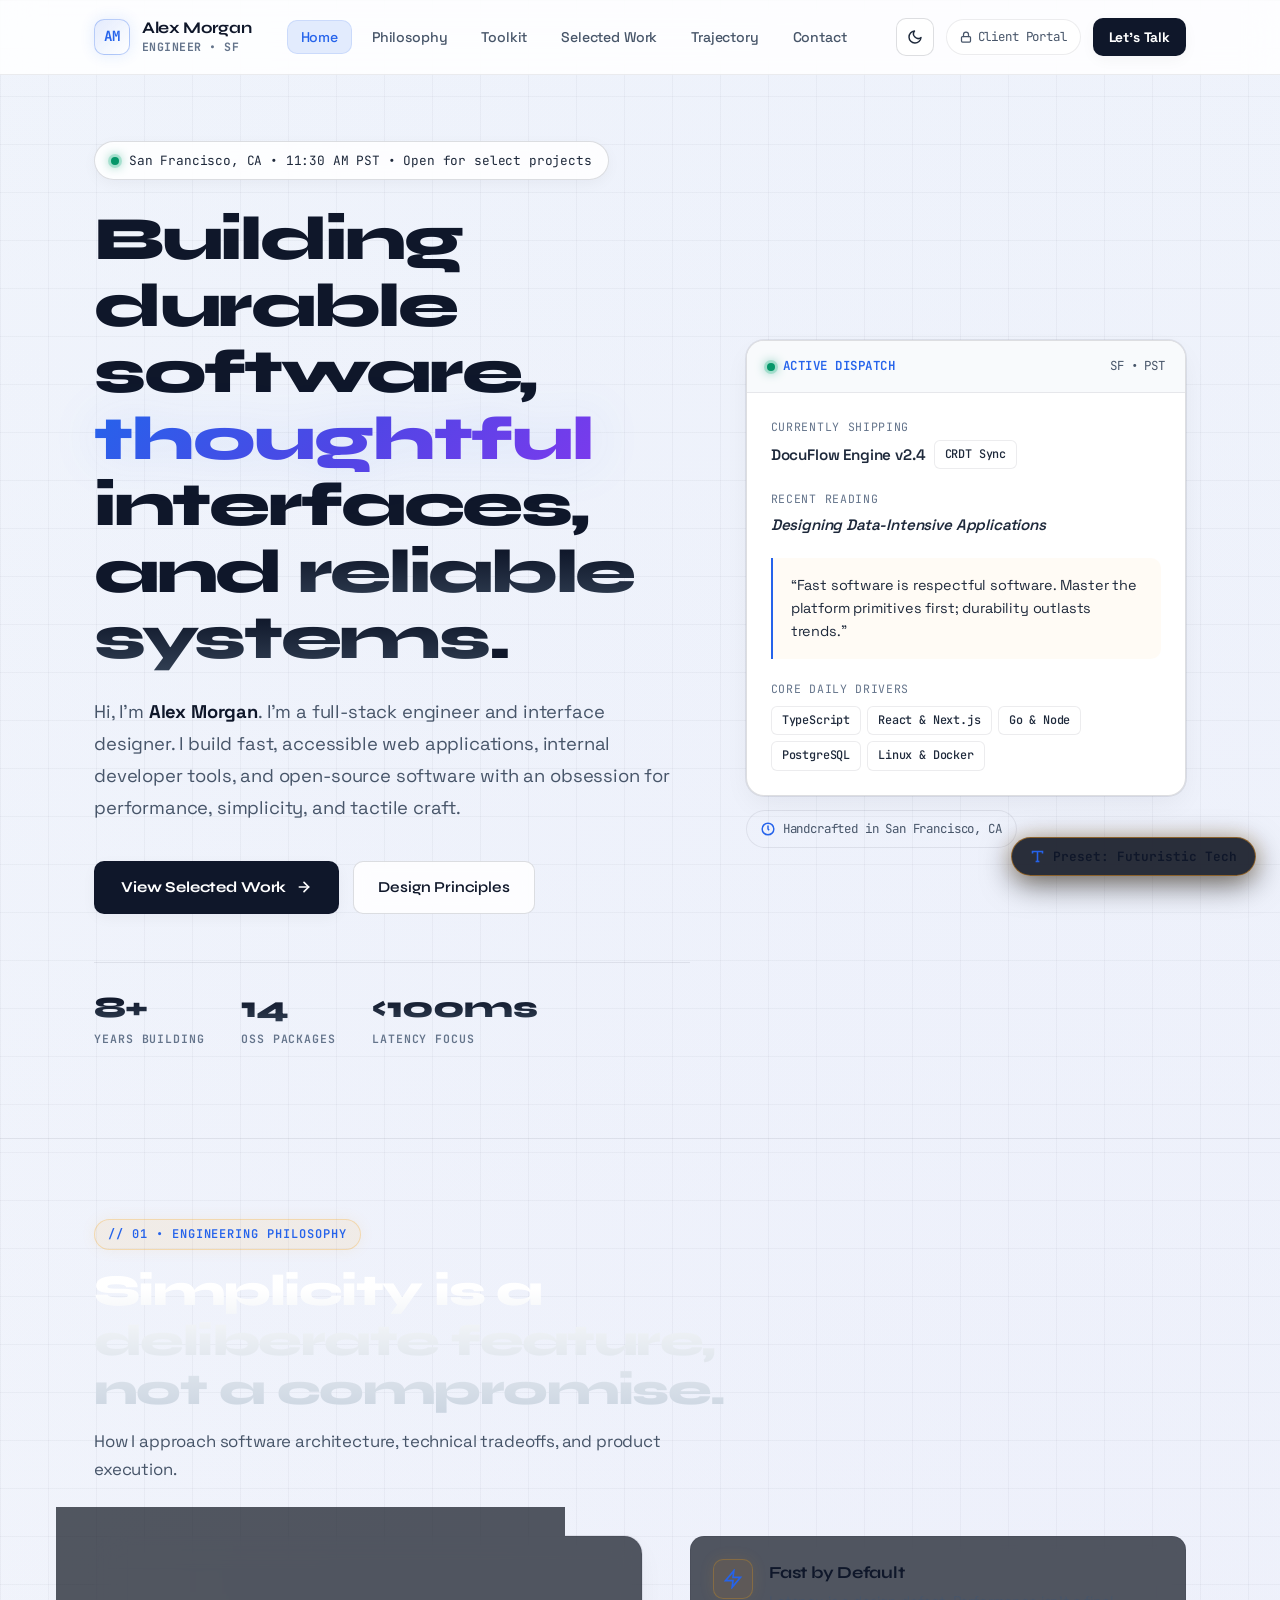
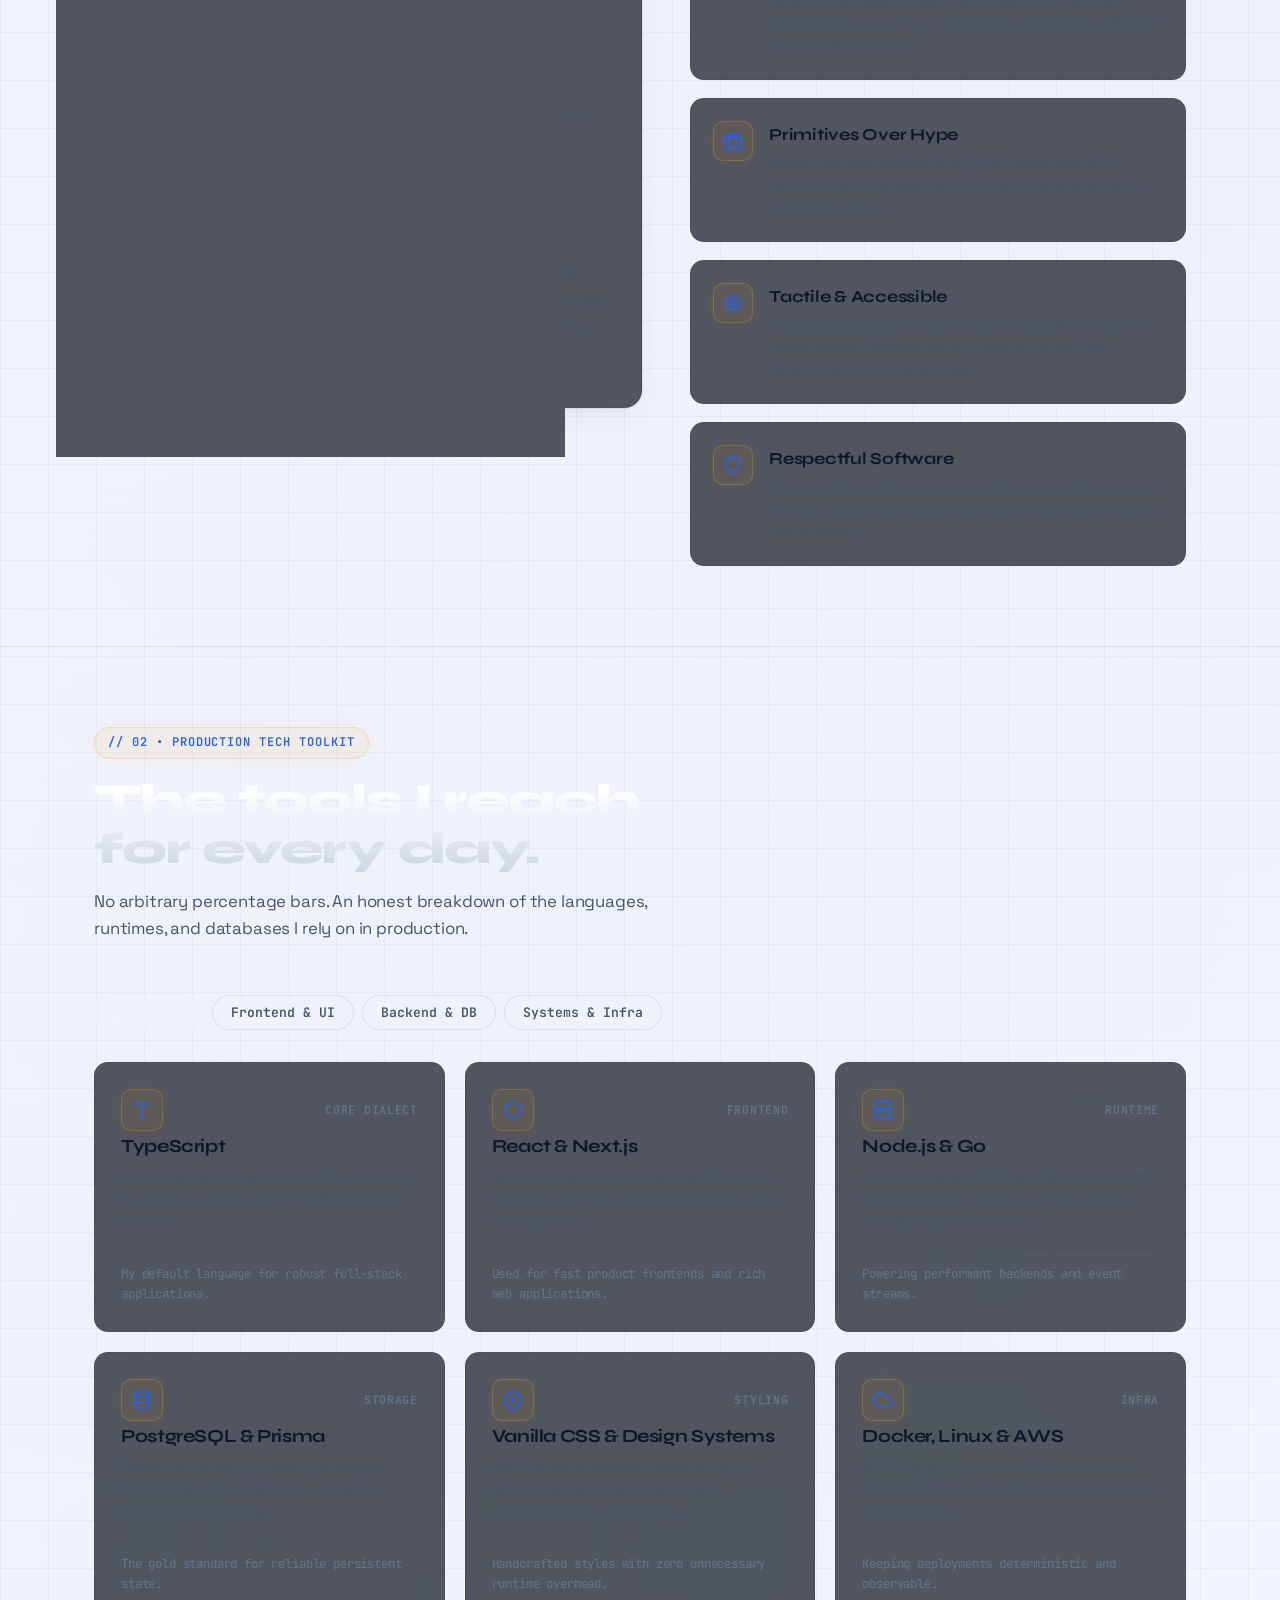
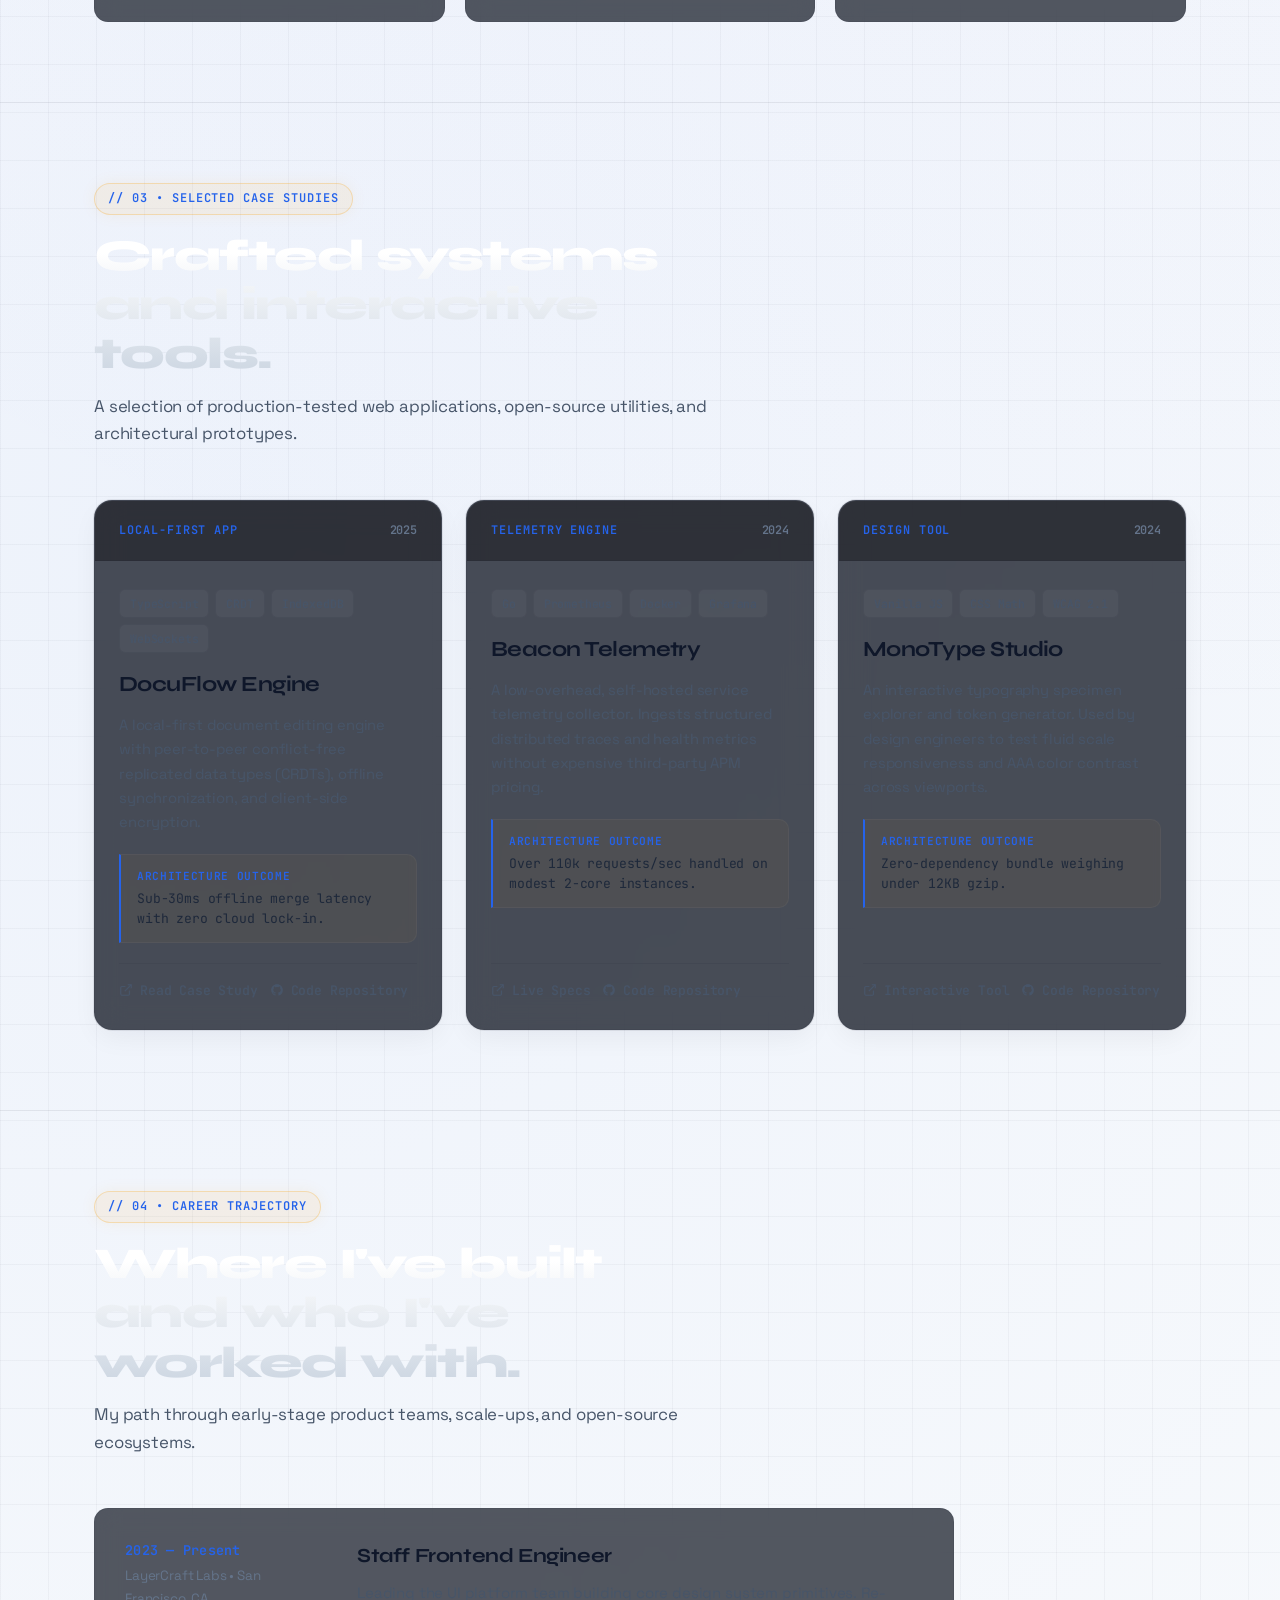
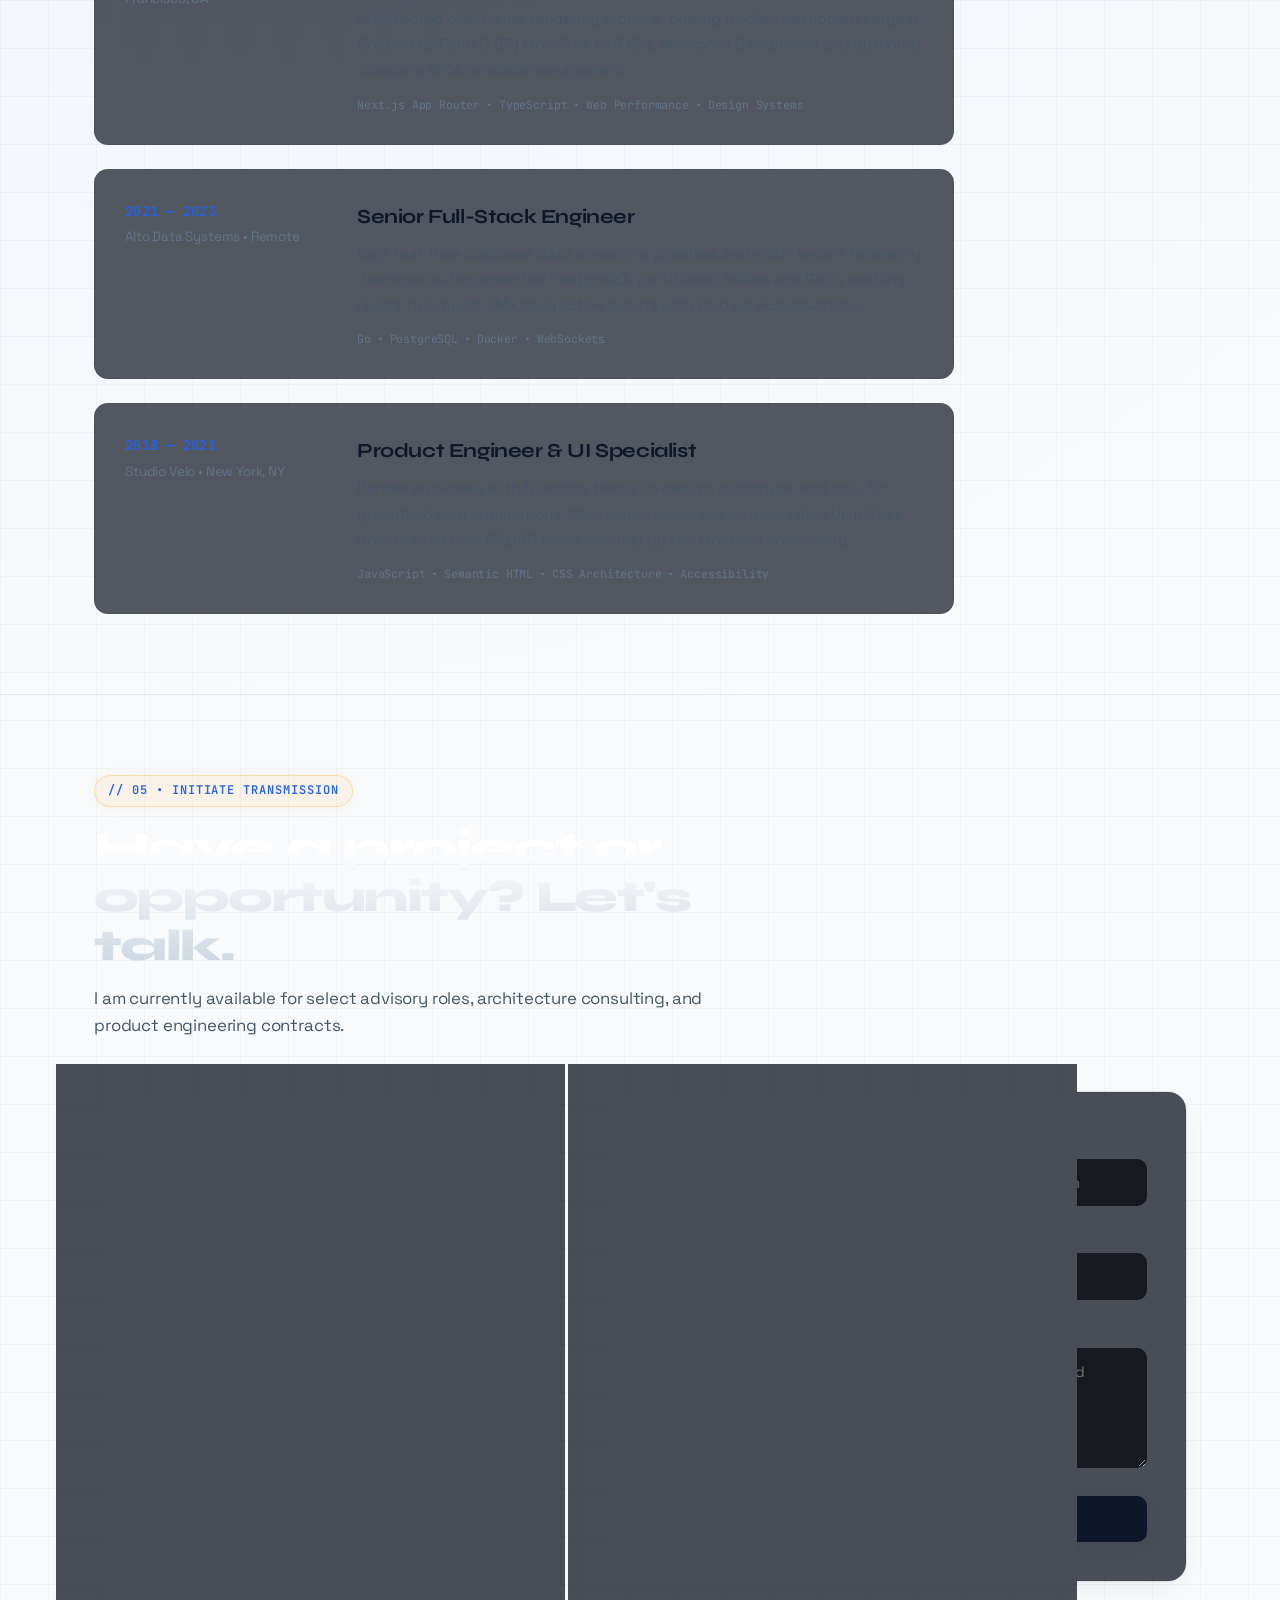
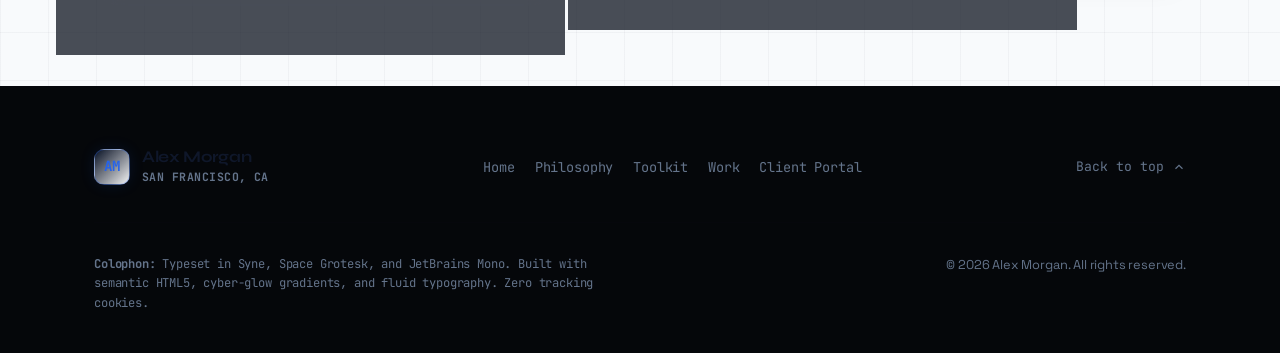
<file: homepage.html>
<!DOCTYPE html>
<html lang="en" data-theme="light">

<head>
    <meta charset="UTF-8">
    <meta name="viewport" content="width=device-width, initial-scale=1.0">
    <meta name="description"
        content="Portfolio of Alex Morgan — Full-Stack Software Engineer & Interface Designer building durable, fast, and thoughtful digital products.">
    <title>Alex Morgan &mdash; Software Engineer & Interface Designer</title>

    <!-- Google Fonts: Syne (Futuristic Display) + Space Grotesk (Tech Headings & Body) + Outfit + Plus Jakarta Sans + JetBrains Mono -->
    <link rel="preconnect" href="https://fonts.googleapis.com">
    <link rel="preconnect" href="https://fonts.gstatic.com" crossorigin>
    <link
        href="https://fonts.googleapis.com/css2?family=JetBrains+Mono:wght@400;500;600;700&family=Outfit:wght@500;600;700;800&family=Plus+Jakarta+Sans:wght@400;500;600;700&family=Space+Grotesk:wght@400;500;600;700&family=Syne:wght@600;700;800&display=swap"
        rel="stylesheet">

    <!-- Stylesheet -->
    <link rel="stylesheet" href="homepage.css">
</head>

<body>

    <!-- Navigation Bar -->
    <header class="navbar" id="navbar">
        <div class="container nav-container">
            <a href="#home" class="nav-logo" aria-label="Alex Morgan Homepage">
                <div class="logo-symbol">AM</div>
                <div class="nav-title-group">
                    <span class="nav-name">Alex Morgan</span>
                    <span class="nav-role">Engineer &bull; SF</span>
                </div>
            </a>

            <!-- Nav Links -->
            <ul class="nav-menu" id="nav-menu">
                <li><a href="#home" class="nav-link active">Home</a></li>
                <li><a href="#about" class="nav-link">Philosophy</a></li>
                <li><a href="#toolkit" class="nav-link">Toolkit</a></li>
                <li><a href="#projects" class="nav-link">Selected Work</a></li>
                <li><a href="#experience" class="nav-link">Trajectory</a></li>
                <li><a href="#contact" class="nav-link">Contact</a></li>
            </ul>

            <!-- Nav Actions -->
            <div class="nav-actions">
                <!-- Theme Mode Toggle (Titanium Light / Dark) -->
                <button type="button" class="theme-toggle-btn" id="theme-toggle-btn" aria-label="Toggle Theme Mode" title="Toggle Light / Dark Mode">
                    <svg class="sun-icon" width="16" height="16" viewBox="0 0 24 24" fill="none" stroke="currentColor" stroke-width="2.2" stroke-linecap="round" stroke-linejoin="round">
                        <circle cx="12" cy="12" r="5"></circle>
                        <line x1="12" y1="1" x2="12" y2="3"></line>
                        <line x1="12" y1="21" x2="12" y2="23"></line>
                        <line x1="4.22" y1="4.22" x2="5.64" y2="5.64"></line>
                        <line x1="18.36" y1="18.36" x2="19.78" y2="19.78"></line>
                        <line x1="1" y1="12" x2="3" y2="12"></line>
                        <line x1="21" y1="12" x2="23" y2="12"></line>
                        <line x1="4.22" y1="19.78" x2="5.64" y2="18.36"></line>
                        <line x1="18.36" y1="5.64" x2="19.78" y2="4.22"></line>
                    </svg>
                    <svg class="moon-icon" width="16" height="16" viewBox="0 0 24 24" fill="none" stroke="currentColor" stroke-width="2.2" stroke-linecap="round" stroke-linejoin="round">
                        <path d="M21 12.79A9 9 0 1 1 11.21 3 7 7 0 0 0 21 12.79z"></path>
                    </svg>
                </button>

                <a href="login.html" class="nav-portal-badge" title="Access client deliverables & private staging">
                    <svg width="12" height="12" viewBox="0 0 24 24" fill="none" stroke="currentColor" stroke-width="2.5"
                        stroke-linecap="round" stroke-linejoin="round">
                        <rect x="3" y="11" width="18" height="11" rx="2" ry="2"></rect>
                        <path d="M7 11V7a5 5 0 0 1 10 0v4"></path>
                    </svg>
                    <span>Client Portal</span>
                </a>
                <a href="#contact" class="btn-nav-primary">
                    <span>Let's Talk</span>
                </a>
            </div>

            <!-- Mobile Hamburger Toggle -->
            <button class="nav-toggle" id="nav-toggle" aria-label="Toggle navigation menu">
                <svg viewBox="0 0 24 24" fill="none" stroke="currentColor" stroke-width="2" stroke-linecap="round"
                    stroke-linejoin="round">
                    <line x1="3" y1="12" x2="21" y2="12"></line>
                    <line x1="3" y1="6" x2="21" y2="6"></line>
                    <line x1="3" y1="18" x2="21" y2="18"></line>
                </svg>
            </button>
        </div>
    </header>

    <!-- Main Content -->
    <main>

        <!-- Hero Section -->
        <section class="hero-section" id="home">
            <div class="container">
                <div class="hero-grid">

                    <!-- Left Hero Content -->
                    <div class="hero-content">
                        <div class="hero-status-pill">
                            <span class="status-dot"></span>
                            <span>San Francisco, CA &bull; <span id="hero-clock">11:30 AM PST</span> &bull; Open for
                                select projects</span>
                        </div>

                        <h1 class="hero-title">
                            Building durable software, <span class="serif-accent">thoughtful</span> interfaces, and
                            <span class="text-highlight">reliable systems</span>.
                        </h1>

                        <p class="hero-bio">
                            Hi, I'm <strong>Alex Morgan</strong>. I'm a full-stack engineer and interface designer. I
                            build fast, accessible web applications, internal developer tools, and open-source software
                            with an obsession for performance, simplicity, and tactile craft.
                        </p>

                        <div class="hero-cta-group">
                            <a href="#projects" class="btn-primary">
                                <span>View Selected Work</span>
                                <svg width="16" height="16" viewBox="0 0 24 24" fill="none" stroke="currentColor"
                                    stroke-width="2.5" stroke-linecap="round" stroke-linejoin="round">
                                    <line x1="5" y1="12" x2="19" y2="12"></line>
                                    <polyline points="12 5 19 12 12 19"></polyline>
                                </svg>
                            </a>
                            <a href="#about" class="btn-secondary">
                                <span>Design Principles</span>
                            </a>
                        </div>

                        <!-- Anchors / Honest Numbers -->
                        <div class="hero-metrics">
                            <div class="metric-item">
                                <span class="metric-number">8+</span>
                                <span class="metric-label">Years Building</span>
                            </div>
                            <div class="metric-item">
                                <span class="metric-number">14</span>
                                <span class="metric-label">OSS Packages</span>
                            </div>
                            <div class="metric-item">
                                <span class="metric-number">&lt;100ms</span>
                                <span class="metric-label">Latency Focus</span>
                            </div>
                        </div>
                    </div>

                    <!-- Right Hero Visual: The Studio Dispatch Board -->
                    <div class="hero-visual">
                        <div class="dispatch-board" id="hero-dispatch">
                            <div class="dispatch-header">
                                <div class="dispatch-indicator">
                                    <span class="status-dot"></span>
                                    <span class="dispatch-tag">ACTIVE DISPATCH</span>
                                </div>
                                <span class="dispatch-clock" id="dispatch-clock">SF &bull; PST</span>
                            </div>

                            <div class="dispatch-body">
                                <div class="dispatch-row">
                                    <span class="dispatch-label">Currently Shipping</span>
                                    <div class="dispatch-val">
                                        <span>DocuFlow Engine v2.4</span>
                                        <span class="dispatch-pill">CRDT Sync</span>
                                    </div>
                                </div>

                                <div class="dispatch-row">
                                    <span class="dispatch-label">Recent Reading</span>
                                    <div class="dispatch-val">
                                        <em>Designing Data-Intensive Applications</em>
                                    </div>
                                </div>

                                <div class="dispatch-quote">
                                    &ldquo;Fast software is respectful software. Master the platform primitives first;
                                    durability outlasts trends.&rdquo;
                                </div>

                                <div class="dispatch-row">
                                    <span class="dispatch-label">Core Daily Drivers</span>
                                    <div class="dispatch-stack-pills">
                                        <span class="dispatch-pill">TypeScript</span>
                                        <span class="dispatch-pill">React & Next.js</span>
                                        <span class="dispatch-pill">Go & Node</span>
                                        <span class="dispatch-pill">PostgreSQL</span>
                                        <span class="dispatch-pill">Linux & Docker</span>
                                    </div>
                                </div>
                            </div>
                        </div>

                        <div class="stamp-badge">
                            <svg width="14" height="14" viewBox="0 0 24 24" fill="none" stroke="currentColor"
                                stroke-width="2.5">
                                <circle cx="12" cy="12" r="10"></circle>
                                <polyline points="12 6 12 12 14 14"></polyline>
                            </svg>
                            <span>Handcrafted in San Francisco, CA</span>
                        </div>
                    </div>

                </div>
            </div>
        </section>

        <!-- About & Philosophy Section -->
        <section class="about-section" id="about">
            <div class="container">
                <div class="section-header">
                    <span class="section-tag">// 01 &bull; Engineering Philosophy</span>
                    <h2 class="section-title">Simplicity is a deliberate feature, not a compromise.</h2>
                    <p class="section-desc">How I approach software architecture, technical tradeoffs, and product
                        execution.</p>
                </div>

                <div class="about-grid">
                    <div class="about-card">
                        <h3 class="about-lead">&ldquo;Great software lives where architectural rigor meets quiet,
                            human-centered design.&rdquo;</h3>
                        <p class="about-text">
                            Over the past eight years, I've watched tooling trends cycle in and out. The constant that
                            never goes out of style is the fundamentals: lean network payloads, semantic markup,
                            predictable state, and interfaces that never make the user second-guess what just happened.
                        </p>
                        <p class="about-text">
                            I don't write code to satisfy buzzwords. I build systems that boot fast, fail safely, handle
                            network drops gracefully, and feel dependable day after day. Good engineering is about
                            making hard things feel effortless.
                        </p>
                    </div>

                    <div class="about-features">
                        <div class="feature-item">
                            <div class="feature-icon">
                                <svg viewBox="0 0 24 24" fill="none" stroke="currentColor" stroke-width="2">
                                    <polygon points="13 2 3 14 12 14 11 22 21 10 12 10 13 2"></polygon>
                                </svg>
                            </div>
                            <div>
                                <h4 class="feature-title">Fast by Default</h4>
                                <p class="feature-desc">Latency is a design defect. Performance isn't a final
                                    optimization pass—it's an architectural discipline enforced from the first commit.
                                </p>
                            </div>
                        </div>

                        <div class="feature-item">
                            <div class="feature-icon">
                                <svg viewBox="0 0 24 24" fill="none" stroke="currentColor" stroke-width="2">
                                    <rect x="2" y="7" width="20" height="14" rx="2" ry="2"></rect>
                                    <path d="M16 21V5a2 2 0 0 0-2-2h-4a2 2 0 0 0-2 2v16"></path>
                                </svg>
                            </div>
                            <div>
                                <h4 class="feature-title">Primitives Over Hype</h4>
                                <p class="feature-desc">Master the web platform first (HTML semantics, HTTP caching,
                                    relational algebra). Libraries come and go; solid primitives endure.</p>
                            </div>
                        </div>

                        <div class="feature-item">
                            <div class="feature-icon">
                                <svg viewBox="0 0 24 24" fill="none" stroke="currentColor" stroke-width="2">
                                    <path d="M1 12s4-8 11-8 11 8 11 8-4 8-11 8-11-8-11-8z"></path>
                                    <circle cx="12" cy="12" r="3"></circle>
                                </svg>
                            </div>
                            <div>
                                <h4 class="feature-title">Tactile & Accessible</h4>
                                <p class="feature-desc">Keyboard accessible, high-contrast readable, and screen-reader
                                    tested. Polished micro-interactions that feel tangible without sluggishness.</p>
                            </div>
                        </div>

                        <div class="feature-item">
                            <div class="feature-icon">
                                <svg viewBox="0 0 24 24" fill="none" stroke="currentColor" stroke-width="2">
                                    <path d="M12 22s8-4 8-10V5l-8-3-8 3v7c0 6 8 10 8 10z"></path>
                                </svg>
                            </div>
                            <div>
                                <h4 class="feature-title">Respectful Software</h4>
                                <p class="feature-desc">Zero deceptive patterns, zero surveillance tracking cookies, and
                                    zero bloated JavaScript bundles consuming the user's mobile battery.</p>
                            </div>
                        </div>
                    </div>
                </div>
            </div>
        </section>

        <!-- Technical Toolkit Section (No fake percentages) -->
        <section class="skills-section" id="toolkit">
            <div class="container">
                <div class="section-header">
                    <span class="section-tag">// 02 &bull; Production Tech Toolkit</span>
                    <h2 class="section-title">The tools I reach for every day.</h2>
                    <p class="section-desc">No arbitrary percentage bars. An honest breakdown of the languages,
                        runtimes, and databases I rely on in production.</p>
                </div>

                <!-- Category Filters -->
                <div class="skills-filter">
                    <button type="button" class="filter-btn active" data-filter="all">All Tools</button>
                    <button type="button" class="filter-btn" data-filter="frontend">Frontend & UI</button>
                    <button type="button" class="filter-btn" data-filter="backend">Backend & DB</button>
                    <button type="button" class="filter-btn" data-filter="systems">Systems & Infra</button>
                </div>

                <!-- Skills Grid -->
                <div class="skills-grid" id="skills-grid">

                    <!-- Tool 1 -->
                    <div class="skill-card" data-category="frontend">
                        <div>
                            <div class="skill-top">
                                <div class="skill-icon">
                                    <svg viewBox="0 0 24 24" fill="none" stroke="currentColor" stroke-width="2">
                                        <polyline points="4 7 4 4 20 4 20 7"></polyline>
                                        <line x1="9" y1="20" x2="15" y2="20"></line>
                                        <line x1="12" y1="4" x2="12" y2="20"></line>
                                    </svg>
                                </div>
                                <span class="skill-badge">Core Dialect</span>
                            </div>
                            <h3 class="skill-name">TypeScript</h3>
                            <p class="skill-desc">Strict type safety, generic utilities, and end-to-end type contracts
                                from DB schema to client UI.</p>
                        </div>
                        <div class="skill-context">My default language for robust full-stack applications.</div>
                    </div>

                    <!-- Tool 2 -->
                    <div class="skill-card" data-category="frontend">
                        <div>
                            <div class="skill-top">
                                <div class="skill-icon">
                                    <svg viewBox="0 0 24 24" fill="none" stroke="currentColor" stroke-width="2">
                                        <polygon points="12 2 22 8.5 22 15.5 12 22 2 15.5 2 8.5 12 2"></polygon>
                                    </svg>
                                </div>
                                <span class="skill-badge">Frontend</span>
                            </div>
                            <h3 class="skill-name">React & Next.js</h3>
                            <p class="skill-desc">Server Components, streaming SSR, route handlers, and fine-grained
                                interactive state management.</p>
                        </div>
                        <div class="skill-context">Used for fast product frontends and rich web applications.</div>
                    </div>

                    <!-- Tool 3 -->
                    <div class="skill-card" data-category="backend">
                        <div>
                            <div class="skill-top">
                                <div class="skill-icon">
                                    <svg viewBox="0 0 24 24" fill="none" stroke="currentColor" stroke-width="2">
                                        <rect x="2" y="2" width="20" height="8" rx="2" ry="2"></rect>
                                        <rect x="2" y="14" width="20" height="8" rx="2" ry="2"></rect>
                                        <line x1="6" y1="6" x2="6.01" y2="6"></line>
                                        <line x1="6" y1="18" x2="6.01" y2="18"></line>
                                    </svg>
                                </div>
                                <span class="skill-badge">Runtime</span>
                            </div>
                            <h3 class="skill-name">Node.js & Go</h3>
                            <p class="skill-desc">High-throughput REST and WebSocket APIs, lightweight CLI utilities,
                                and concurrency-safe background workers.</p>
                        </div>
                        <div class="skill-context">Powering performant backends and event streams.</div>
                    </div>

                    <!-- Tool 4 -->
                    <div class="skill-card" data-category="backend">
                        <div>
                            <div class="skill-top">
                                <div class="skill-icon">
                                    <svg viewBox="0 0 24 24" fill="none" stroke="currentColor" stroke-width="2">
                                        <ellipse cx="12" cy="5" rx="9" ry="3"></ellipse>
                                        <path d="M21 12c0 1.66-4 3-9 3s-9-1.34-9-3"></path>
                                        <path d="M3 5v14c0 1.66 4 3 9 3s9-1.34 9-3V5"></path>
                                    </svg>
                                </div>
                                <span class="skill-badge">Storage</span>
                            </div>
                            <h3 class="skill-name">PostgreSQL & Prisma</h3>
                            <p class="skill-desc">Relational modeling, indexing strategies, ACID guarantees, migrations,
                                and query performance profiling.</p>
                        </div>
                        <div class="skill-context">The gold standard for reliable persistent state.</div>
                    </div>

                    <!-- Tool 5 -->
                    <div class="skill-card" data-category="frontend">
                        <div>
                            <div class="skill-top">
                                <div class="skill-icon">
                                    <svg viewBox="0 0 24 24" fill="none" stroke="currentColor" stroke-width="2">
                                        <circle cx="12" cy="12" r="10"></circle>
                                        <path d="M8 12h8"></path>
                                        <path d="M12 8v8"></path>
                                    </svg>
                                </div>
                                <span class="skill-badge">Styling</span>
                            </div>
                            <h3 class="skill-name">Vanilla CSS & Design Systems</h3>
                            <p class="skill-desc">CSS custom properties, semantic layout grids, fluid typographic math,
                                and accessible contrast palettes.</p>
                        </div>
                        <div class="skill-context">Handcrafted styles with zero unnecessary runtime overhead.</div>
                    </div>

                    <!-- Tool 6 -->
                    <div class="skill-card" data-category="systems">
                        <div>
                            <div class="skill-top">
                                <div class="skill-icon">
                                    <svg viewBox="0 0 24 24" fill="none" stroke="currentColor" stroke-width="2">
                                        <path d="M18 10h-1.26A8 8 0 1 0 9 20h9a5 5 0 0 0 0-10z"></path>
                                    </svg>
                                </div>
                                <span class="skill-badge">Infra</span>
                            </div>
                            <h3 class="skill-name">Docker, Linux & AWS</h3>
                            <p class="skill-desc">Multi-stage container builds, automated CI/CD pipelines, edge CDNs,
                                and reproducible environments.</p>
                        </div>
                        <div class="skill-context">Keeping deployments deterministic and observable.</div>
                    </div>

                </div>
            </div>
        </section>

        <!-- Featured Projects Section (Grounded Case Studies) -->
        <section class="projects-section" id="projects">
            <div class="container">
                <div class="section-header">
                    <span class="section-tag">// 03 &bull; Selected Case Studies</span>
                    <h2 class="section-title">Crafted systems and interactive tools.</h2>
                    <p class="section-desc">A selection of production-tested web applications, open-source utilities,
                        and architectural prototypes.</p>
                </div>

                <div class="projects-grid">

                    <!-- Project 1 -->
                    <article class="project-card">
                        <div class="project-header-preview">
                            <span class="project-meta-type">Local-First App</span>
                            <span class="project-year">2025</span>
                        </div>
                        <div class="project-content">
                            <div>
                                <div class="project-tags">
                                    <span class="project-tag">TypeScript</span>
                                    <span class="project-tag">CRDT</span>
                                    <span class="project-tag">IndexedDB</span>
                                    <span class="project-tag">WebSockets</span>
                                </div>
                                <h3 class="project-title">DocuFlow Engine</h3>
                                <p class="project-desc">
                                    A local-first document editing engine with peer-to-peer conflict-free replicated
                                    data types (CRDTs), offline synchronization, and client-side encryption.
                                </p>
                                <div class="project-highlight-box">
                                    <span class="project-highlight-label">Architecture Outcome</span>
                                    Sub-30ms offline merge latency with zero cloud lock-in.
                                </div>
                            </div>
                            <div class="project-links">
                                <a href="https://github.com" target="_blank" rel="noreferrer" class="project-link-btn">
                                    <svg width="14" height="14" viewBox="0 0 24 24" fill="none" stroke="currentColor"
                                        stroke-width="2">
                                        <path d="M18 13v6a2 2 0 0 1-2 2H5a2 2 0 0 1-2-2V8a2 2 0 0 1 2-2h6"></path>
                                        <polyline points="15 3 21 3 21 9"></polyline>
                                        <line x1="10" y1="14" x2="21" y2="3"></line>
                                    </svg>
                                    <span>Read Case Study</span>
                                </a>
                                <a href="https://github.com" target="_blank" rel="noreferrer" class="project-link-btn">
                                    <svg width="14" height="14" viewBox="0 0 24 24" fill="currentColor">
                                        <path fill-rule="evenodd" clip-rule="evenodd"
                                            d="M12 2C6.477 2 2 6.484 2 12.017c0 4.425 2.865 8.18 6.839 9.504.5.092.682-.217.682-.483 0-.237-.008-.868-.013-1.703-2.782.605-3.369-1.343-3.369-1.343-.454-1.158-1.11-1.466-1.11-1.466-.908-.62.069-.608.069-.608 1.003.07 1.53 1.032 1.53 1.032.892 1.53 2.341 1.088 2.91.832.092-.647.35-1.088.636-1.338-2.22-.253-4.555-1.113-4.555-4.951 0-1.093.39-1.988 1.029-2.688-.103-.253-.446-1.272.098-2.65 0 0 .84-.27 2.75 1.026A9.564 9.564 0 0112 6.844c.85.004 1.705.115 2.504.337 1.909-1.296 2.747-1.027 2.747-1.027.546 1.379.202 2.398.1 2.651.64.7 1.028 1.595 1.028 2.688 0 3.848-2.339 4.695-4.566 4.943.359.309.678.92.678 1.855 0 1.338-.012 2.419-.012 2.747 0 .268.18.58.688.482A10.019 10.019 0 0022 12.017C22 6.484 17.522 2 12 2z" />
                                    </svg>
                                    <span>Code Repository</span>
                                </a>
                            </div>
                        </div>
                    </article>

                    <!-- Project 2 -->
                    <article class="project-card">
                        <div class="project-header-preview">
                            <span class="project-meta-type">Telemetry Engine</span>
                            <span class="project-year">2024</span>
                        </div>
                        <div class="project-content">
                            <div>
                                <div class="project-tags">
                                    <span class="project-tag">Go</span>
                                    <span class="project-tag">Prometheus</span>
                                    <span class="project-tag">Docker</span>
                                    <span class="project-tag">Grafana</span>
                                </div>
                                <h3 class="project-title">Beacon Telemetry</h3>
                                <p class="project-desc">
                                    A low-overhead, self-hosted service telemetry collector. Ingests structured
                                    distributed traces and health metrics without expensive third-party APM pricing.
                                </p>
                                <div class="project-highlight-box">
                                    <span class="project-highlight-label">Architecture Outcome</span>
                                    Over 110k requests/sec handled on modest 2-core instances.
                                </div>
                            </div>
                            <div class="project-links">
                                <a href="https://github.com" target="_blank" rel="noreferrer" class="project-link-btn">
                                    <svg width="14" height="14" viewBox="0 0 24 24" fill="none" stroke="currentColor"
                                        stroke-width="2">
                                        <path d="M18 13v6a2 2 0 0 1-2 2H5a2 2 0 0 1-2-2V8a2 2 0 0 1 2-2h6"></path>
                                        <polyline points="15 3 21 3 21 9"></polyline>
                                        <line x1="10" y1="14" x2="21" y2="3"></line>
                                    </svg>
                                    <span>Live Specs</span>
                                </a>
                                <a href="https://github.com" target="_blank" rel="noreferrer" class="project-link-btn">
                                    <svg width="14" height="14" viewBox="0 0 24 24" fill="currentColor">
                                        <path fill-rule="evenodd" clip-rule="evenodd"
                                            d="M12 2C6.477 2 2 6.484 2 12.017c0 4.425 2.865 8.18 6.839 9.504.5.092.682-.217.682-.483 0-.237-.008-.868-.013-1.703-2.782.605-3.369-1.343-3.369-1.343-.454-1.158-1.11-1.466-1.11-1.466-.908-.62.069-.608.069-.608 1.003.07 1.53 1.032 1.53 1.032.892 1.53 2.341 1.088 2.91.832.092-.647.35-1.088.636-1.338-2.22-.253-4.555-1.113-4.555-4.951 0-1.093.39-1.988 1.029-2.688-.103-.253-.446-1.272.098-2.65 0 0 .84-.27 2.75 1.026A9.564 9.564 0 0112 6.844c.85.004 1.705.115 2.504.337 1.909-1.296 2.747-1.027 2.747-1.027.546 1.379.202 2.398.1 2.651.64.7 1.028 1.595 1.028 2.688 0 3.848-2.339 4.695-4.566 4.943.359.309.678.92.678 1.855 0 1.338-.012 2.419-.012 2.747 0 .268.18.58.688.482A10.019 10.019 0 0022 12.017C22 6.484 17.522 2 12 2z" />
                                    </svg>
                                    <span>Code Repository</span>
                                </a>
                            </div>
                        </div>
                    </article>

                    <!-- Project 3 -->
                    <article class="project-card">
                        <div class="project-header-preview">
                            <span class="project-meta-type">Design Tool</span>
                            <span class="project-year">2024</span>
                        </div>
                        <div class="project-content">
                            <div>
                                <div class="project-tags">
                                    <span class="project-tag">Vanilla JS</span>
                                    <span class="project-tag">CSS Math</span>
                                    <span class="project-tag">WCAG 2.1</span>
                                </div>
                                <h3 class="project-title">MonoType Studio</h3>
                                <p class="project-desc">
                                    An interactive typography specimen explorer and token generator. Used by design
                                    engineers to test fluid scale responsiveness and AAA color contrast across
                                    viewports.
                                </p>
                                <div class="project-highlight-box">
                                    <span class="project-highlight-label">Architecture Outcome</span>
                                    Zero-dependency bundle weighing under 12KB gzip.
                                </div>
                            </div>
                            <div class="project-links">
                                <a href="https://github.com" target="_blank" rel="noreferrer" class="project-link-btn">
                                    <svg width="14" height="14" viewBox="0 0 24 24" fill="none" stroke="currentColor"
                                        stroke-width="2">
                                        <path d="M18 13v6a2 2 0 0 1-2 2H5a2 2 0 0 1-2-2V8a2 2 0 0 1 2-2h6"></path>
                                        <polyline points="15 3 21 3 21 9"></polyline>
                                        <line x1="10" y1="14" x2="21" y2="3"></line>
                                    </svg>
                                    <span>Interactive Tool</span>
                                </a>
                                <a href="https://github.com" target="_blank" rel="noreferrer" class="project-link-btn">
                                    <svg width="14" height="14" viewBox="0 0 24 24" fill="currentColor">
                                        <path fill-rule="evenodd" clip-rule="evenodd"
                                            d="M12 2C6.477 2 2 6.484 2 12.017c0 4.425 2.865 8.18 6.839 9.504.5.092.682-.217.682-.483 0-.237-.008-.868-.013-1.703-2.782.605-3.369-1.343-3.369-1.343-.454-1.158-1.11-1.466-1.11-1.466-.908-.62.069-.608.069-.608 1.003.07 1.53 1.032 1.53 1.032.892 1.53 2.341 1.088 2.91.832.092-.647.35-1.088.636-1.338-2.22-.253-4.555-1.113-4.555-4.951 0-1.093.39-1.988 1.029-2.688-.103-.253-.446-1.272.098-2.65 0 0 .84-.27 2.75 1.026A9.564 9.564 0 0112 6.844c.85.004 1.705.115 2.504.337 1.909-1.296 2.747-1.027 2.747-1.027.546 1.379.202 2.398.1 2.651.64.7 1.028 1.595 1.028 2.688 0 3.848-2.339 4.695-4.566 4.943.359.309.678.92.678 1.855 0 1.338-.012 2.419-.012 2.747 0 .268.18.58.688.482A10.019 10.019 0 0022 12.017C22 6.484 17.522 2 12 2z" />
                                    </svg>
                                    <span>Code Repository</span>
                                </a>
                            </div>
                        </div>
                    </article>

                </div>
            </div>
        </section>

        <!-- Experience Timeline Section -->
        <section class="experience-section" id="experience">
            <div class="container">
                <div class="section-header">
                    <span class="section-tag">// 04 &bull; Career Trajectory</span>
                    <h2 class="section-title">Where I've built and who I've worked with.</h2>
                    <p class="section-desc">My path through early-stage product teams, scale-ups, and open-source
                        ecosystems.</p>
                </div>

                <div class="timeline">
                    <!-- Job 1 -->
                    <div class="timeline-item">
                        <div>
                            <div class="timeline-period">2023 &mdash; Present</div>
                            <div class="timeline-company">LayerCraft Labs &bull; San Francisco, CA</div>
                        </div>
                        <div>
                            <h3 class="timeline-role">Staff Frontend Engineer</h3>
                            <p class="timeline-desc">
                                Leading the UI platform team building core design system primitives. Re-architected
                                client-side rendering pipeline, cutting median dashboard Largest Contentful Paint (LCP)
                                from 2.4s to 0.82s. Mentored 5 engineers and authored company RFCs on state management.
                            </p>
                            <div class="timeline-skills-list">
                                <span class="timeline-skill">Next.js App Router</span>
                                <span class="timeline-skill">TypeScript</span>
                                <span class="timeline-skill">Web Performance</span>
                                <span class="timeline-skill">Design Systems</span>
                            </div>
                        </div>
                    </div>

                    <!-- Job 2 -->
                    <div class="timeline-item">
                        <div>
                            <div class="timeline-period">2021 &mdash; 2023</div>
                            <div class="timeline-company">Alto Data Systems &bull; Remote</div>
                        </div>
                        <div>
                            <h3 class="timeline-role">Senior Full-Stack Engineer</h3>
                            <p class="timeline-desc">
                                Built real-time customer data streaming pipelines and multi-tenant telemetry dashboards.
                                Implemented PostgreSQL partitioned tables and Redis caching layers to support 2M+ daily
                                active events with zero service downtime.
                            </p>
                            <div class="timeline-skills-list">
                                <span class="timeline-skill">Go</span>
                                <span class="timeline-skill">PostgreSQL</span>
                                <span class="timeline-skill">Docker</span>
                                <span class="timeline-skill">WebSockets</span>
                            </div>
                        </div>
                    </div>

                    <!-- Job 3 -->
                    <div class="timeline-item">
                        <div>
                            <div class="timeline-period">2018 &mdash; 2021</div>
                            <div class="timeline-company">Studio Velo &bull; New York, NY</div>
                        </div>
                        <div>
                            <h3 class="timeline-role">Product Engineer &amp; UI Specialist</h3>
                            <p class="timeline-desc">
                                Partnered closely with founding teams to design, prototype, and ship 12+ greenfield web
                                applications. Maintained open-source accessible UI utilities downloaded over 85,000
                                times monthly by the frontend community.
                            </p>
                            <div class="timeline-skills-list">
                                <span class="timeline-skill">JavaScript</span>
                                <span class="timeline-skill">Semantic HTML</span>
                                <span class="timeline-skill">CSS Architecture</span>
                                <span class="timeline-skill">Accessibility</span>
                            </div>
                        </div>
                    </div>
                </div>
            </div>
        </section>

        <!-- Contact Section -->
        <section class="contact-section" id="contact">
            <div class="container">
                <div class="section-header">
                    <span class="section-tag">// 05 &bull; Initiate Transmission</span>
                    <h2 class="section-title">Have a project or opportunity? Let's talk.</h2>
                    <p class="section-desc">I am currently available for select advisory roles, architecture consulting,
                        and product engineering contracts.</p>
                </div>

                <div class="contact-grid">

                    <!-- Contact Info Card -->
                    <div class="contact-info-card">
                        <div>
                            <h3 style="font-size: 1.3rem; font-weight: 600; margin-bottom: 8px;">Direct Coordinates</h3>
                            <p style="color: var(--text-secondary); font-size: 0.92rem; line-height: 1.6;">
                                Feel free to reach out directly via email or through the message form. I read every
                                message and respond thoughtfully.
                            </p>

                            <div class="contact-info-list">
                                <div class="contact-info-item">
                                    <div class="contact-info-icon">
                                        <svg viewBox="0 0 24 24" fill="none" stroke="currentColor" stroke-width="2">
                                            <path
                                                d="M4 4h16c1.1 0 2 .9 2 2v12c0 1.1-.9 2-2 2H4c-1.1 0-2-.9-2-2V6c0-1.1.9-2 2-2z">
                                            </path>
                                            <polyline points="22,6 12,13 2,6"></polyline>
                                        </svg>
                                    </div>
                                    <div>
                                        <span class="contact-info-label">Direct Email</span>
                                        <div class="contact-info-val">alex@alexmorgan.design</div>
                                    </div>
                                </div>

                                <div class="contact-info-item">
                                    <div class="contact-info-icon">
                                        <svg viewBox="0 0 24 24" fill="none" stroke="currentColor" stroke-width="2">
                                            <path d="M21 10c0 7-9 13-9 13s-9-6-9-13a9 9 0 0 1 18 0z"></path>
                                            <circle cx="12" cy="10" r="3"></circle>
                                        </svg>
                                    </div>
                                    <div>
                                        <span class="contact-info-label">Location</span>
                                        <div class="contact-info-val">San Francisco, California</div>
                                    </div>
                                </div>

                                <div class="contact-info-item">
                                    <div class="contact-info-icon">
                                        <svg viewBox="0 0 24 24" fill="none" stroke="currentColor" stroke-width="2">
                                            <circle cx="12" cy="12" r="10"></circle>
                                            <polyline points="12 6 12 12 14 14"></polyline>
                                        </svg>
                                    </div>
                                    <div>
                                        <span class="contact-info-label">Response Time</span>
                                        <div class="contact-info-val">Usually within 24&ndash;48 hours</div>
                                    </div>
                                </div>
                            </div>
                        </div>

                        <!-- Social Media Links -->
                        <div>
                            <span class="contact-info-label" style="display:block; margin-bottom: 12px;">Profiles &amp;
                                Code</span>
                            <div class="social-links">
                                <a href="https://github.com" target="_blank" rel="noreferrer" class="social-circle"
                                    aria-label="GitHub Profile">
                                    <svg width="18" height="18" viewBox="0 0 24 24" fill="currentColor">
                                        <path fill-rule="evenodd" clip-rule="evenodd"
                                            d="M12 2C6.477 2 2 6.484 2 12.017c0 4.425 2.865 8.18 6.839 9.504.5.092.682-.217.682-.483 0-.237-.008-.868-.013-1.703-2.782.605-3.369-1.343-3.369-1.343-.454-1.158-1.11-1.466-1.11-1.466-.908-.62.069-.608.069-.608 1.003.07 1.53 1.032 1.53 1.032.892 1.53 2.341 1.088 2.91.832.092-.647.35-1.088.636-1.338-2.22-.253-4.555-1.113-4.555-4.951 0-1.093.39-1.988 1.029-2.688-.103-.253-.446-1.272.098-2.65 0 0 .84-.27 2.75 1.026A9.564 9.564 0 0112 6.844c.85.004 1.705.115 2.504.337 1.909-1.296 2.747-1.027 2.747-1.027.546 1.379.202 2.398.1 2.651.64.7 1.028 1.595 1.028 2.688 0 3.848-2.339 4.695-4.566 4.943.359.309.678.92.678 1.855 0 1.338-.012 2.419-.012 2.747 0 .268.18.58.688.482A10.019 10.019 0 0022 12.017C22 6.484 17.522 2 12 2z" />
                                    </svg>
                                </a>
                                <a href="https://linkedin.com" target="_blank" rel="noreferrer" class="social-circle"
                                    aria-label="LinkedIn Profile">
                                    <svg width="18" height="18" viewBox="0 0 24 24" fill="currentColor">
                                        <path
                                            d="M19 3a2 2 0 0 1 2 2v14a2 2 0 0 1-2 2H5a2 2 0 0 1-2-2V5a2 2 0 0 1 2-2h14m-.5 15.5v-5.3a3.26 3.26 0 0 0-3.26-3.26c-.85 0-1.84.52-2.28 1.3v-1.11h-2.79v8.37h2.79v-4.93c0-.77.62-1.4 1.39-1.4a1.4 1.4 0 0 1 1.4 1.4v4.93h2.75M6.46 8.76a1.64 1.64 0 1 0 0-3.28 1.64 1.64 0 0 0 0 3.28m1.39 9.74v-8.37H5.07v8.37h2.78z" />
                                    </svg>
                                </a>
                                <a href="https://twitter.com" target="_blank" rel="noreferrer" class="social-circle"
                                    aria-label="Twitter / X Profile">
                                    <svg width="16" height="16" viewBox="0 0 24 24" fill="currentColor">
                                        <path
                                            d="M18.244 2.25h3.308l-7.227 8.26 8.502 11.24H16.17l-5.214-6.817L4.99 21.75H1.68l7.73-8.835L1.254 2.25H8.08l4.713 6.231zm-1.161 17.52h1.833L7.084 4.126H5.117z" />
                                    </svg>
                                </a>
                            </div>
                        </div>
                    </div>

                    <!-- Contact Form Card -->
                    <div class="contact-form-card">
                        <div id="contact-alert" class="contact-alert contact-alert-success" style="display: none;">
                            Thank you! Your note has been received. I will get back to you shortly.
                        </div>

                        <form id="contact-form" class="contact-form" novalidate>
                            <div class="form-row">
                                <div>
                                    <label for="contact-name">Your Name</label>
                                    <input type="text" id="contact-name" name="name" placeholder="Sarah Jenkins"
                                        required>
                                </div>
                                <div>
                                    <label for="contact-email">Email Address</label>
                                    <input type="email" id="contact-email" name="email" placeholder="sarah@company.com"
                                        required>
                                </div>
                            </div>

                            <div>
                                <label for="contact-subject">Topic</label>
                                <input type="text" id="contact-subject" name="subject"
                                    placeholder="Project inquiry, consulting, or hello" required>
                            </div>

                            <div>
                                <label for="contact-message">Message</label>
                                <textarea id="contact-message" name="message"
                                    placeholder="Tell me a bit about what you're building, the timeline, and goals..."
                                    required></textarea>
                            </div>

                            <button type="submit" class="btn-primary" id="contact-submit-btn"
                                style="width: 100%; justify-content: center;">
                                <span id="contact-btn-text">Send Message</span>
                                <svg width="16" height="16" viewBox="0 0 24 24" fill="none" stroke="currentColor"
                                    stroke-width="2">
                                    <line x1="22" y1="2" x2="11" y2="13"></line>
                                    <polygon points="22 2 15 22 11 13 2 9 22 2"></polygon>
                                </svg>
                            </button>
                        </form>
                    </div>

                </div>
            </div>
        </section>

    </main>

    <!-- Footer & Artisanal Colophon -->
    <footer class="footer">
        <div class="container">
            <div class="footer-grid">
                <div class="nav-logo">
                    <div class="logo-symbol">AM</div>
                    <div class="nav-title-group">
                        <span class="nav-name">Alex Morgan</span>
                        <span class="nav-role">San Francisco, CA</span>
                    </div>
                </div>

                <ul class="footer-links">
                    <li><a href="#home" class="footer-link">Home</a></li>
                    <li><a href="#about" class="footer-link">Philosophy</a></li>
                    <li><a href="#toolkit" class="footer-link">Toolkit</a></li>
                    <li><a href="#projects" class="footer-link">Work</a></li>
                    <li><a href="login.html" class="footer-link">Client Portal</a></li>
                </ul>

                <button class="back-to-top" id="back-to-top" aria-label="Back to top">
                    <span>Back to top</span>
                    <svg width="14" height="14" viewBox="0 0 24 24" fill="none" stroke="currentColor" stroke-width="2">
                        <polyline points="18 15 12 9 6 15"></polyline>
                    </svg>
                </button>
            </div>

            <div class="footer-bottom">
                <p class="colophon-text">
                    <strong>Colophon:</strong> Typeset in Syne, Space Grotesk, and JetBrains Mono. Built with semantic
                    HTML5, cyber-glow gradients, and fluid typography. Zero tracking cookies.
                </p>
                <p>&copy; 2026 Alex Morgan. All rights reserved.</p>
            </div>
        </div>
    </footer>

    <!-- Live Typography Preset Switcher Widget -->
    <div class="typo-switcher" id="typo-switcher">
        <button type="button" class="typo-toggle-btn" id="typo-toggle-btn" aria-label="Toggle typography presets">
            <svg width="15" height="15" viewBox="0 0 24 24" fill="none" stroke="currentColor" stroke-width="2.5">
                <polyline points="4 7 4 4 20 4 20 7"></polyline>
                <line x1="9" y1="20" x2="15" y2="20"></line>
                <line x1="12" y1="4" x2="12" y2="20"></line>
            </svg>
            <span id="active-preset-name">Preset: Futuristic Tech</span>
        </button>
        <div class="typo-menu" id="typo-menu">
            <div class="typo-menu-title">// TYPOGRAPHY PRESETS</div>
            <button type="button" class="typo-btn active" data-style="futuristic">
                <span class="typo-dot"></span>
                <div class="typo-info">
                    <strong>⚡ Futuristic High-Impact Tech</strong>
                    <span>Syne + Space Grotesk (Default)</span>
                </div>
            </button>
            <button type="button" class="typo-btn" data-style="luxury">
                <span class="typo-dot"></span>
                <div class="typo-info">
                    <strong>💎 Silicon Valley SaaS Luxury</strong>
                    <span>Outfit + Plus Jakarta Sans</span>
                </div>
            </button>
            <button type="button" class="typo-btn" data-style="minimal">
                <span class="typo-dot"></span>
                <div class="typo-info">
                    <strong>📐 Swiss Studio Minimalist</strong>
                    <span>Plus Jakarta Sans + JetBrains</span>
                </div>
            </button>
        </div>
    </div>


    <!-- Interactive Client Script -->
    <script>
        document.addEventListener('DOMContentLoaded', () => {
            const navbar = document.getElementById('navbar');
            const navToggle = document.getElementById('nav-toggle');
            const navMenu = document.getElementById('nav-menu');
            const navLinks = document.querySelectorAll('.nav-link');
            const filterBtns = document.querySelectorAll('.filter-btn');
            const skillCards = document.querySelectorAll('.skill-card');
            const contactForm = document.getElementById('contact-form');
            const contactAlert = document.getElementById('contact-alert');
            const contactBtn = document.getElementById('contact-submit-btn');
            const contactBtnText = document.getElementById('contact-btn-text');
            const backToTop = document.getElementById('back-to-top');
            const heroClock = document.getElementById('hero-clock');
            const dispatchClock = document.getElementById('dispatch-clock');

            // 1. Live San Francisco PST Clock
            function updateClock() {
                try {
                    const now = new Date();
                    const options = {
                        timeZone: 'America/Los_Angeles',
                        hour: '2-digit',
                        minute: '2-digit',
                        second: '2-digit',
                        hour12: true
                    };
                    const timeStr = new Intl.DateTimeFormat('en-US', options).format(now);
                    if (heroClock) heroClock.textContent = `${timeStr} PST`;
                    if (dispatchClock) dispatchClock.textContent = `SF • ${timeStr} PST`;
                } catch (e) {
                    // Fallback
                    const now = new Date();
                    if (heroClock) heroClock.textContent = `${now.toLocaleTimeString()} PST`;
                }
            }
            updateClock();
            setInterval(updateClock, 1000);

            // 2. Sticky Navbar on Scroll
            window.addEventListener('scroll', () => {
                if (window.scrollY > 30) {
                    navbar.classList.add('scrolled');
                } else {
                    navbar.classList.remove('scrolled');
                }

                // Active section highlight
                let current = '';
                const sections = document.querySelectorAll('section[id]');
                sections.forEach(sec => {
                    const sectionTop = sec.offsetTop - 120;
                    if (window.scrollY >= sectionTop) {
                        current = sec.getAttribute('id');
                    }
                });

                navLinks.forEach(link => {
                    link.classList.remove('active');
                    if (link.getAttribute('href') === `#${current}`) {
                        link.classList.add('active');
                    }
                });
            });

            // 3. Mobile Nav Toggle
            if (navToggle && navMenu) {
                navToggle.addEventListener('click', () => {
                    navMenu.classList.toggle('open');
                });

                navLinks.forEach(link => {
                    link.addEventListener('click', () => {
                        navMenu.classList.remove('open');
                    });
                });
            }

            // 4. Toolkit Filter Tabs
            filterBtns.forEach(btn => {
                btn.addEventListener('click', () => {
                    filterBtns.forEach(b => b.classList.remove('active'));
                    btn.classList.add('active');

                    const category = btn.getAttribute('data-filter');

                    skillCards.forEach(card => {
                        if (category === 'all' || card.getAttribute('data-category') === category) {
                            card.style.display = 'flex';
                        } else {
                            card.style.display = 'none';
                        }
                    });
                });
            });

            // 5. Contact Form Submission Mock
            if (contactForm) {
                contactForm.addEventListener('submit', (e) => {
                    e.preventDefault();

                    const name = document.getElementById('contact-name').value.trim();
                    const email = document.getElementById('contact-email').value.trim();
                    const subject = document.getElementById('contact-subject').value.trim();
                    const message = document.getElementById('contact-message').value.trim();

                    if (!name || !email || !subject || !message) {
                        alert('Please fill out all required fields.');
                        return;
                    }

                    contactBtn.disabled = true;
                    contactBtnText.textContent = 'Sending Note...';

                    setTimeout(() => {
                        contactBtn.disabled = false;
                        contactBtnText.textContent = 'Send Message';
                        contactAlert.style.display = 'block';
                        contactForm.reset();

                        setTimeout(() => {
                            contactAlert.style.display = 'none';
                        }, 5000);
                    }, 900);
                });
            }

            // 6. Back to Top Button
            if (backToTop) {
                backToTop.addEventListener('click', () => {
                    window.scrollTo({ top: 0, behavior: 'smooth' });
                });
            }

            // 7. Live Typography Preset Switcher
            const typoToggleBtn = document.getElementById('typo-toggle-btn');
            const typoMenu = document.getElementById('typo-menu');
            const typoBtns = document.querySelectorAll('.typo-btn');
            const activePresetName = document.getElementById('active-preset-name');

            if (typoToggleBtn && typoMenu) {
                typoToggleBtn.addEventListener('click', (e) => {
                    e.stopPropagation();
                    typoMenu.classList.toggle('open');
                });

                document.addEventListener('click', () => {
                    typoMenu.classList.remove('open');
                });

                typoBtns.forEach(btn => {
                    btn.addEventListener('click', () => {
                        typoBtns.forEach(b => b.classList.remove('active'));
                        btn.classList.add('active');

                        const style = btn.getAttribute('data-style');
                        document.documentElement.setAttribute('data-theme-style', style);
                        try {
                            localStorage.setItem('portfolio-typo-style', style);
                        } catch (err) { }

                        if (style === 'futuristic') activePresetName.textContent = 'Preset: Futuristic Tech';
                        if (style === 'luxury') activePresetName.textContent = 'Preset: SaaS Luxury';
                        if (style === 'minimal') activePresetName.textContent = 'Preset: Minimalist';

                        typoMenu.classList.remove('open');
                    });
                });

                try {
                    const savedStyle = localStorage.getItem('portfolio-typo-style');
                    if (savedStyle) {
                        const savedBtn = document.querySelector(`.typo-btn[data-style="${savedStyle}"]`);
                        if (savedBtn) savedBtn.click();
                    }
                } catch (err) { }
            // 8. Theme Toggle (Titanium Light Mode / Dark Mode)
            const themeToggleBtn = document.getElementById('theme-toggle-btn');
            function setTheme(theme) {
                document.documentElement.setAttribute('data-theme', theme);
                try {
                    localStorage.setItem('portfolio-theme', theme);
                } catch (e) {}
            }

            if (themeToggleBtn) {
                themeToggleBtn.addEventListener('click', () => {
                    const currentTheme = document.documentElement.getAttribute('data-theme') || 'light';
                    const newTheme = currentTheme === 'light' ? 'dark' : 'light';
                    setTheme(newTheme);
                });

                // Load saved theme
                try {
                    const savedTheme = localStorage.getItem('portfolio-theme');
                    if (savedTheme) {
                        setTheme(savedTheme);
                    }
                } catch (e) {}
            }
        });
    </script>
</body>

</html>
</file>
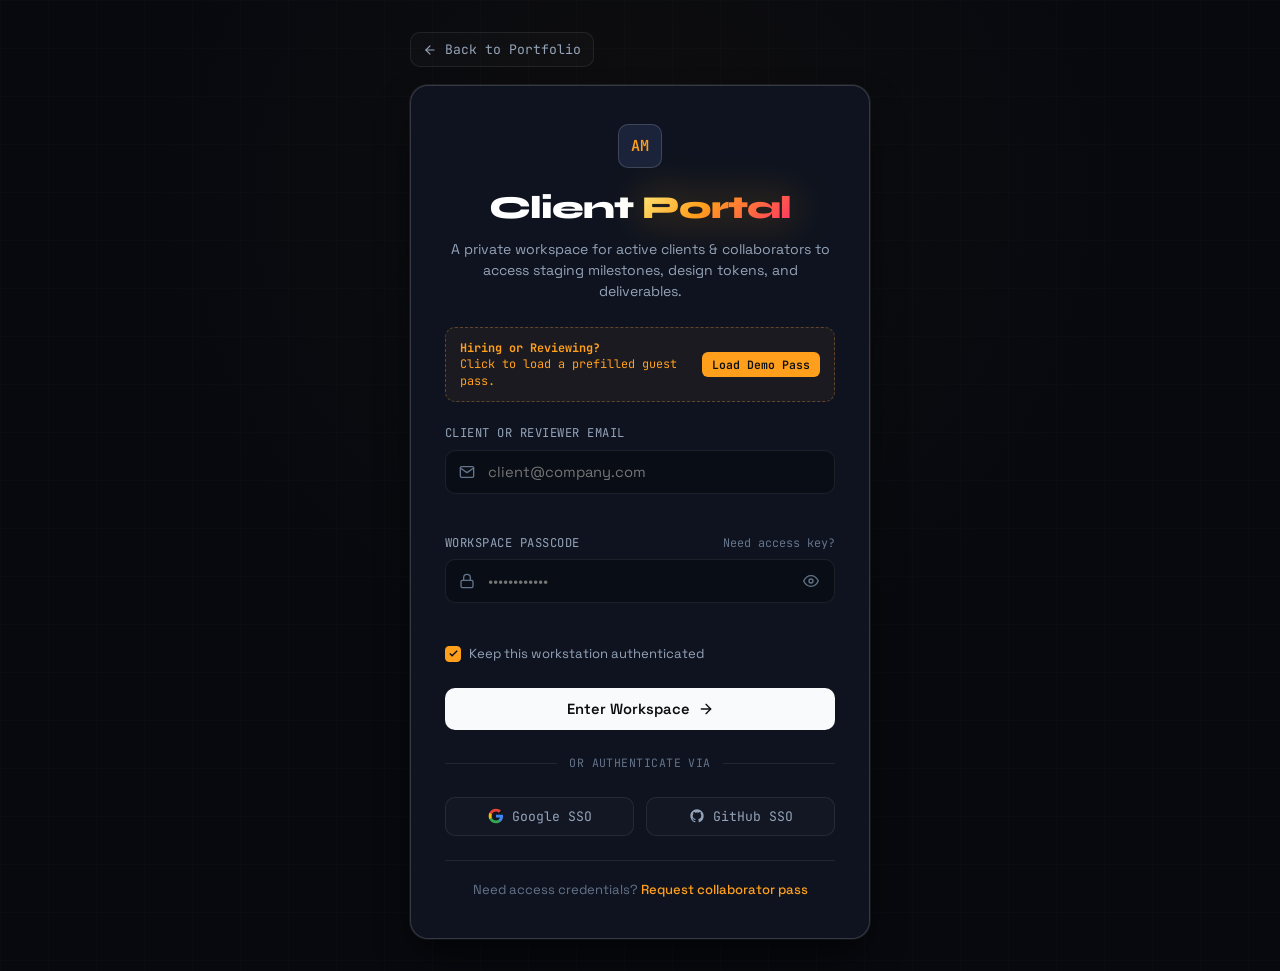
<file: login.html>
<!DOCTYPE html>
<html lang="en">

<head>
    <meta charset="UTF-8">
    <meta name="viewport" content="width=device-width, initial-scale=1.0">
    <meta name="description" content="Client and collaborator portal for Alex Morgan — Access project staging, design tokens, and deliverables.">
    <title>Client Portal &mdash; Alex Morgan</title>
    <!-- Google Fonts: Outfit (Display & Headings) + Plus Jakarta Sans (Interface & Body) + JetBrains Mono (Tech & Stats) -->
    <link rel="preconnect" href="https://fonts.googleapis.com">
    <link rel="preconnect" href="https://fonts.gstatic.com" crossorigin>
    <link href="https://fonts.googleapis.com/css2?family=JetBrains+Mono:wght@400;500;600;700&family=Outfit:wght@400;500;600;700;800;900&family=Plus+Jakarta+Sans:wght@300;400;500;600;700;800&display=swap" rel="stylesheet">
    <link rel="stylesheet" href="login.css">
</head>

<body>

    <!-- Main Wrapper -->
    <main class="login-wrapper">
        <a href="homepage.html" class="back-home-link" aria-label="Return to portfolio homepage">
            <svg viewBox="0 0 24 24" fill="none" stroke="currentColor" stroke-width="2" stroke-linecap="round" stroke-linejoin="round">
                <line x1="19" y1="12" x2="5" y2="12"></line>
                <polyline points="12 19 5 12 12 5"></polyline>
            </svg>
            <span>Back to Portfolio</span>
        </a>

        <div class="login-card" id="login-card">

            <!-- Card Header -->
            <header class="card-header">
                <div class="logo-badge" aria-label="Brand Initials">AM</div>
                <h1 class="title">Client <em>Portal</em></h1>
                <p class="subtitle">A private workspace for active clients & collaborators to access staging milestones, design tokens, and deliverables.</p>
            </header>

            <!-- Quick Demo Access Pass -->
            <div class="demo-pass-card">
                <div class="demo-pass-text">
                    <strong>Hiring or Reviewing?</strong><br>
                    Click to load a prefilled guest pass.
                </div>
                <button type="button" class="demo-pass-btn" id="demo-pass-btn">Load Demo Pass</button>
            </div>

            <!-- Notification / Alert -->
            <div id="alert-box" class="alert alert-success hidden" role="alert">
                <svg width="16" height="16" viewBox="0 0 24 24" fill="none" stroke="currentColor" stroke-width="2" stroke-linecap="round" stroke-linejoin="round">
                    <path d="M22 11.08V12a10 10 0 1 1-5.93-9.14"></path>
                    <polyline points="22 4 12 14.01 9 11.01"></polyline>
                </svg>
                <span id="alert-message">Authentication successful. Entering workspace...</span>
            </div>

            <!-- Login Form -->
            <form id="login-form" class="login-form" novalidate>

                <!-- Email Field -->
                <div class="form-group">
                    <label for="user-email">Client or Reviewer Email</label>
                    <div class="input-container">
                        <span class="input-icon">
                            <svg viewBox="0 0 24 24" fill="none" stroke="currentColor" stroke-width="2" stroke-linecap="round" stroke-linejoin="round">
                                <path d="M4 4h16c1.1 0 2 .9 2 2v12c0 1.1-.9 2-2 2H4c-1.1 0-2-.9-2-2V6c0-1.1.9-2 2-2z"></path>
                                <polyline points="22,6 12,13 2,6"></polyline>
                            </svg>
                        </span>
                        <input type="email" id="user-email" name="email" placeholder="client@company.com" autocomplete="email" required>
                    </div>
                    <span class="field-error" id="email-error"></span>
                </div>

                <!-- Password Field -->
                <div class="form-group">
                    <div class="label-row">
                        <label for="user-password">Workspace Passcode</label>
                        <a href="#forgot" class="forgot-link" id="forgot-password-link">Need access key?</a>
                    </div>
                    <div class="input-container">
                        <span class="input-icon">
                            <svg viewBox="0 0 24 24" fill="none" stroke="currentColor" stroke-width="2" stroke-linecap="round" stroke-linejoin="round">
                                <rect x="3" y="11" width="18" height="11" rx="2" ry="2"></rect>
                                <path d="M7 11V7a5 5 0 0 1 10 0v4"></path>
                            </svg>
                        </span>
                        <input type="password" id="user-password" name="password" placeholder="••••••••••••" autocomplete="current-password" required>
                        <button type="button" class="toggle-password" id="toggle-password-btn" aria-label="Toggle password visibility" tabindex="0">
                            <!-- Eye Icon -->
                            <svg id="eye-icon" viewBox="0 0 24 24" fill="none" stroke="currentColor" stroke-width="2" stroke-linecap="round" stroke-linejoin="round">
                                <path d="M1 12s4-8 11-8 11 8 11 8-4 8-11 8-11-8-11-8z"></path>
                                <circle cx="12" cy="12" r="3"></circle>
                            </svg>
                            <!-- Eye Slash Icon -->
                            <svg id="eye-slash-icon" class="hidden" viewBox="0 0 24 24" fill="none" stroke="currentColor" stroke-width="2" stroke-linecap="round" stroke-linejoin="round">
                                <path d="M17.94 17.94A10.07 10.07 0 0 1 12 20c-7 0-11-8-11-8a18.45 18.45 0 0 1 5.06-5.94M9.9 4.24A9.12 9.12 0 0 1 12 4c7 0 11 8 11 8a18.5 18.5 0 0 1-2.16 3.19m-6.72-1.07a3 3 0 1 1-4.24-4.24"></path>
                                <line x1="1" y1="1" x2="23" y2="23"></line>
                            </svg>
                        </button>
                    </div>

                    <!-- Password Strength Meter -->
                    <div class="strength-meter" id="strength-meter">
                        <div class="strength-track">
                            <div class="strength-bar" id="strength-bar"></div>
                        </div>
                        <div class="strength-info">
                            <span>Passcode complexity</span>
                            <span class="strength-label" id="strength-label">Too short</span>
                        </div>
                    </div>

                    <span class="field-error" id="password-error"></span>
                </div>

                <!-- Remember Me Checkbox -->
                <div class="remember-row">
                    <label class="checkbox-container">
                        <input type="checkbox" id="remember-me" name="remember" checked>
                        <span class="checkmark">
                            <svg viewBox="0 0 24 24" fill="none" stroke="currentColor">
                                <polyline points="20 6 9 17 4 12"></polyline>
                            </svg>
                        </span>
                        <span class="checkbox-label">Keep this workstation authenticated</span>
                    </label>
                </div>

                <!-- Submit Button -->
                <button type="submit" class="submit-btn" id="submit-btn">
                    <span id="btn-text">Enter Workspace</span>
                    <span class="btn-spinner hidden" id="btn-spinner"></span>
                    <svg id="btn-icon" width="16" height="16" viewBox="0 0 24 24" fill="none" stroke="currentColor" stroke-width="2" stroke-linecap="round" stroke-linejoin="round">
                        <line x1="5" y1="12" x2="19" y2="12"></line>
                        <polyline points="12 5 19 12 12 19"></polyline>
                    </svg>
                </button>

                <!-- Divider -->
                <div class="divider">
                    <span>or authenticate via</span>
                </div>

                <!-- Single Sign On -->
                <div class="social-login">
                    <button type="button" class="social-btn" id="google-login-btn">
                        <svg viewBox="0 0 24 24">
                            <path fill="#4285F4" d="M22.56 12.25c0-.78-.07-1.53-.2-2.25H12v4.26h5.92c-.26 1.37-1.04 2.53-2.21 3.31v2.77h3.57c2.08-1.92 3.28-4.74 3.28-8.09z" />
                            <path fill="#34A853" d="M12 23c2.97 0 5.46-.98 7.28-2.66l-3.57-2.77c-.98.66-2.23 1.06-3.71 1.06-2.86 0-5.29-1.93-6.16-4.53H2.18v2.84C3.99 20.53 7.7 23 12 23z" />
                            <path fill="#FBBC05" d="M5.84 14.09c-.22-.66-.35-1.36-.35-2.09s.13-1.43.35-2.09V7.06H2.18C1.43 8.55 1 10.22 1 12s.43 3.45 1.18 4.94l2.85-2.22.81-.63z" />
                            <path fill="#EA4335" d="M12 5.38c1.62 0 3.06.56 4.21 1.64l3.15-3.15C17.45 2.09 14.97 1 12 1 7.7 1 3.99 3.47 2.18 7.06l3.66 2.84c.87-2.6 3.3-4.52 6.16-4.52z" />
                        </svg>
                        <span>Google SSO</span>
                    </button>

                    <button type="button" class="social-btn" id="github-login-btn">
                        <svg viewBox="0 0 24 24" fill="currentColor">
                            <path fill-rule="evenodd" clip-rule="evenodd" d="M12 2C6.477 2 2 6.484 2 12.017c0 4.425 2.865 8.18 6.839 9.504.5.092.682-.217.682-.483 0-.237-.008-.868-.013-1.703-2.782.605-3.369-1.343-3.369-1.343-.454-1.158-1.11-1.466-1.11-1.466-.908-.62.069-.608.069-.608 1.003.07 1.53 1.032 1.53 1.032.892 1.53 2.341 1.088 2.91.832.092-.647.35-1.088.636-1.338-2.22-.253-4.555-1.113-4.555-4.951 0-1.093.39-1.988 1.029-2.688-.103-.253-.446-1.272.098-2.65 0 0 .84-.27 2.75 1.026A9.564 9.564 0 0112 6.844c.85.004 1.705.115 2.504.337 1.909-1.296 2.747-1.027 2.747-1.027.546 1.379.202 2.398.1 2.651.64.7 1.028 1.595 1.028 2.688 0 3.848-2.339 4.695-4.566 4.943.359.309.678.92.678 1.855 0 1.338-.012 2.419-.012 2.747 0 .268.18.58.688.482A10.019 10.019 0 0022 12.017C22 6.484 17.522 2 12 2z" />
                        </svg>
                        <span>GitHub SSO</span>
                    </button>
                </div>

            </form>

            <!-- Card Footer -->
            <footer class="card-footer">
                <p>Need access credentials? <a href="register.html" class="signup-link">Request collaborator pass</a></p>
            </footer>

        </div>
    </main>

    <!-- Interactive Script -->
    <script>
        document.addEventListener('DOMContentLoaded', () => {
            const loginForm = document.getElementById('login-form');
            const emailInput = document.getElementById('user-email');
            const passwordInput = document.getElementById('user-password');
            const togglePasswordBtn = document.getElementById('toggle-password-btn');
            const eyeIcon = document.getElementById('eye-icon');
            const eyeSlashIcon = document.getElementById('eye-slash-icon');
            const emailError = document.getElementById('email-error');
            const passwordError = document.getElementById('password-error');
            const submitBtn = document.getElementById('submit-btn');
            const btnText = document.getElementById('btn-text');
            const btnSpinner = document.getElementById('btn-spinner');
            const btnIcon = document.getElementById('btn-icon');
            const alertBox = document.getElementById('alert-box');
            const alertMessage = document.getElementById('alert-message');
            const loginCard = document.getElementById('login-card');
            const demoPassBtn = document.getElementById('demo-pass-btn');

            const strengthMeter = document.getElementById('strength-meter');
            const strengthBar = document.getElementById('strength-bar');
            const strengthLabel = document.getElementById('strength-label');

            // Quick Demo Pass loader
            demoPassBtn.addEventListener('click', () => {
                emailInput.value = 'reviewer@alexmorgan.design';
                passwordInput.value = 'ClientDemo2026!';
                passwordInput.dispatchEvent(new Event('input'));
                emailInput.dispatchEvent(new Event('input'));
                
                alertBox.className = 'alert alert-success';
                alertMessage.textContent = 'Demo credentials loaded! Click "Enter Workspace" to authenticate.';
                alertBox.classList.remove('hidden');
            });

            // 1. Show / Hide Password Toggle
            togglePasswordBtn.addEventListener('click', () => {
                const isPassword = passwordInput.type === 'password';
                passwordInput.type = isPassword ? 'text' : 'password';
                eyeIcon.classList.toggle('hidden', isPassword);
                eyeSlashIcon.classList.toggle('hidden', !isPassword);
                passwordInput.focus();
            });

            // 2. Password Strength Evaluation
            passwordInput.addEventListener('input', () => {
                const val = passwordInput.value;
                if (!val) {
                    strengthMeter.classList.remove('active');
                    return;
                }

                strengthMeter.classList.add('active');

                let score = 0;
                if (val.length >= 6) score += 1;
                if (val.length >= 10) score += 1;
                if (/[A-Z]/.test(val)) score += 1;
                if (/[0-9]/.test(val)) score += 1;
                if (/[^A-Za-z0-9]/.test(val)) score += 1;

                if (score <= 1) {
                    strengthBar.style.width = '25%';
                    strengthBar.style.backgroundColor = '#f43f5e';
                    strengthLabel.textContent = 'Basic';
                    strengthLabel.style.color = '#fb7185';
                } else if (score === 2 || score === 3) {
                    strengthBar.style.width = '60%';
                    strengthBar.style.backgroundColor = '#e59840';
                    strengthLabel.textContent = 'Sufficient';
                    strengthLabel.style.color = '#fcd34d';
                } else {
                    strengthBar.style.width = '100%';
                    strengthBar.style.backgroundColor = '#10b981';
                    strengthLabel.textContent = 'Strong';
                    strengthLabel.style.color = '#34d399';
                }

                passwordError.textContent = '';
                passwordInput.classList.remove('input-error');
            });

            emailInput.addEventListener('input', () => {
                emailError.textContent = '';
                emailInput.classList.remove('input-error');
            });

            // 3. Form Validation & Submission
            loginForm.addEventListener('submit', (e) => {
                e.preventDefault();

                let isValid = true;
                const emailVal = emailInput.value.trim();
                const passwordVal = passwordInput.value;

                const emailPattern = /^[^\s@]+@[^\s@]+\.[^\s@]+$/;
                if (!emailVal) {
                    emailError.textContent = 'Email address is required.';
                    emailInput.classList.add('input-error');
                    isValid = false;
                } else if (!emailPattern.test(emailVal)) {
                    emailError.textContent = 'Please enter a valid email address.';
                    emailInput.classList.add('input-error');
                    isValid = false;
                } else {
                    emailError.textContent = '';
                    emailInput.classList.remove('input-error');
                }

                if (!passwordVal) {
                    passwordError.textContent = 'Passcode is required.';
                    passwordInput.classList.add('input-error');
                    isValid = false;
                } else if (passwordVal.length < 6) {
                    passwordError.textContent = 'Passcode must be at least 6 characters.';
                    passwordInput.classList.add('input-error');
                    isValid = false;
                } else {
                    passwordError.textContent = '';
                    passwordInput.classList.remove('input-error');
                }

                if (!isValid) {
                    loginCard.classList.remove('shake-animation');
                    void loginCard.offsetWidth;
                    loginCard.classList.add('shake-animation');
                    return;
                }

                submitBtn.disabled = true;
                btnText.textContent = 'Verifying Passcode...';
                btnSpinner.classList.remove('hidden');
                btnIcon.classList.add('hidden');
                alertBox.classList.add('hidden');

                setTimeout(() => {
                    submitBtn.disabled = false;
                    btnText.textContent = 'Enter Workspace';
                    btnSpinner.classList.add('hidden');
                    btnIcon.classList.remove('hidden');

                    alertBox.className = 'alert alert-success';
                    alertMessage.textContent = 'Workspace unlocked! Welcome to the client staging portal.';
                    alertBox.classList.remove('hidden');
                }, 900);
            });

            // SSO Demo Handlers
            const socialButtons = document.querySelectorAll('.social-btn');
            socialButtons.forEach(btn => {
                btn.addEventListener('click', () => {
                    const provider = btn.textContent.trim();
                    alertBox.className = 'alert alert-success';
                    alertMessage.textContent = `Authorizing via ${provider}...`;
                    alertBox.classList.remove('hidden');
                });
            });
        });
    </script>
</body>

</html>
</file>
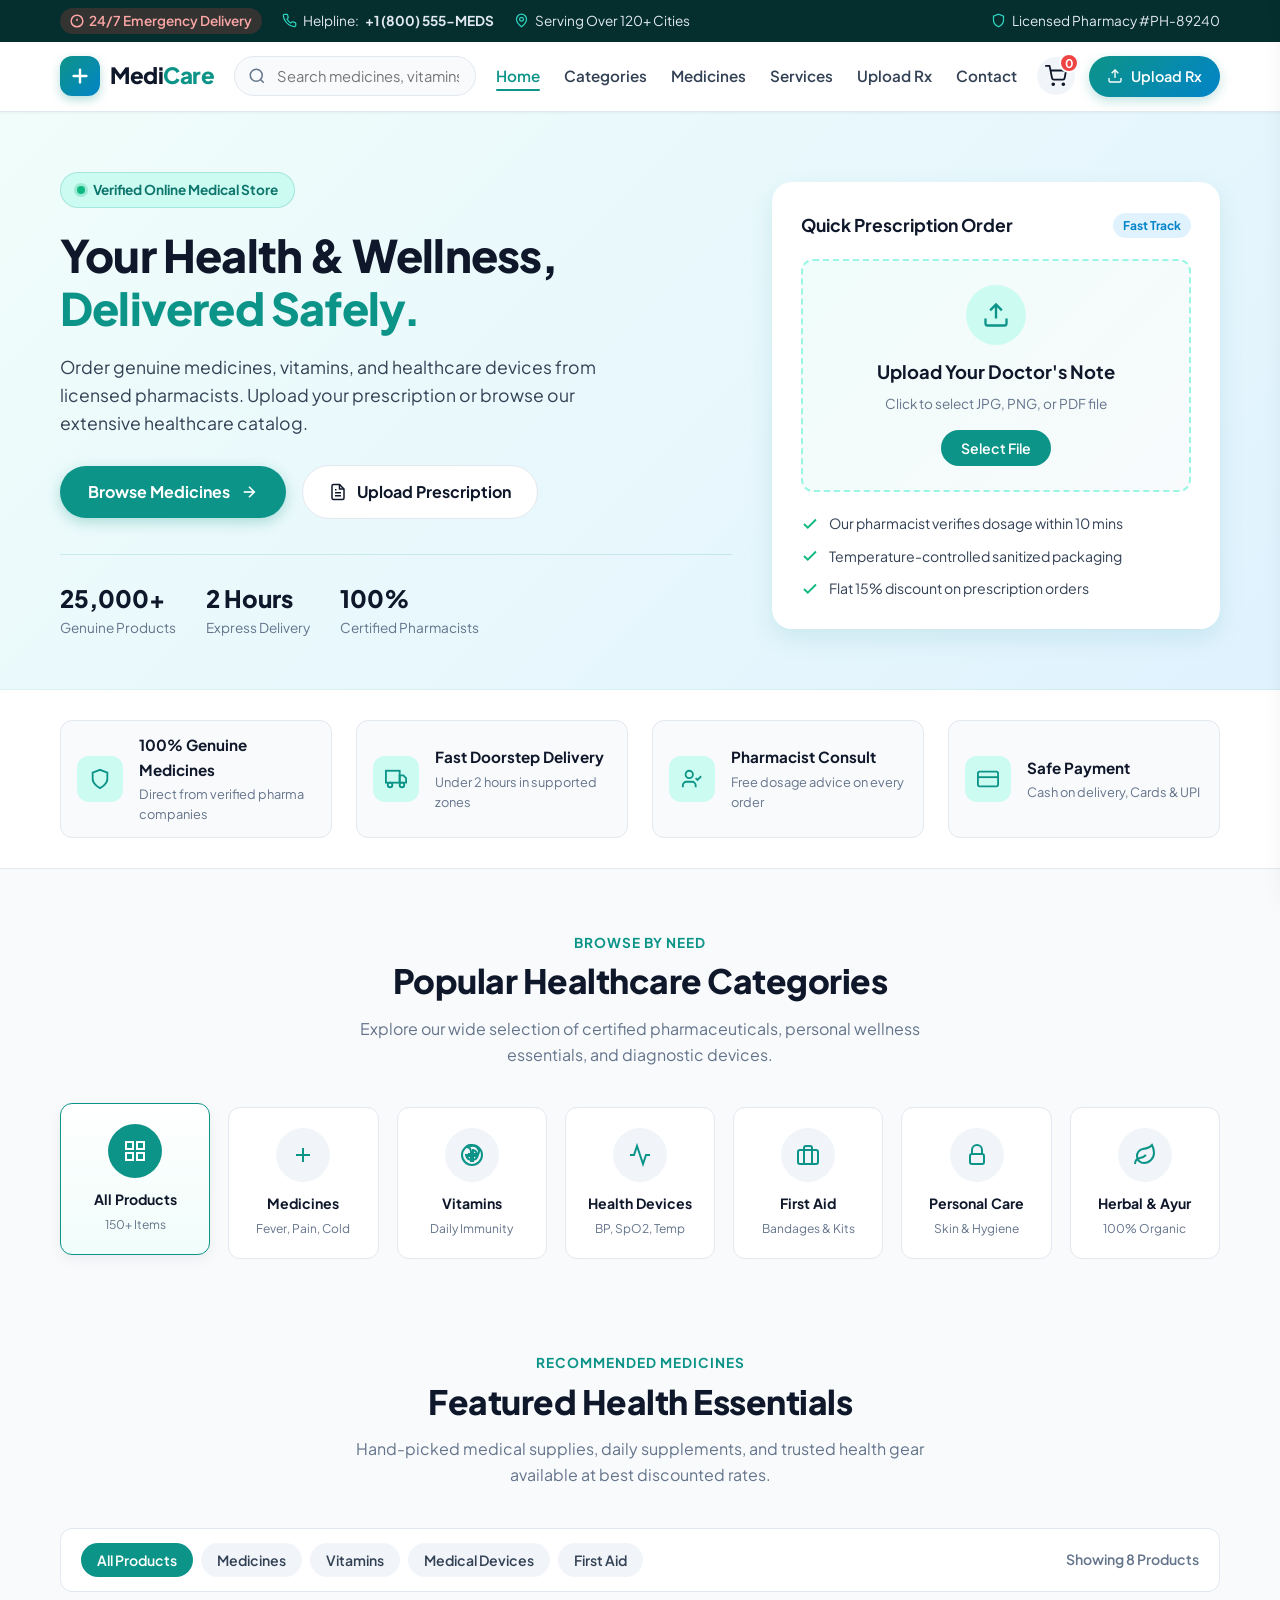
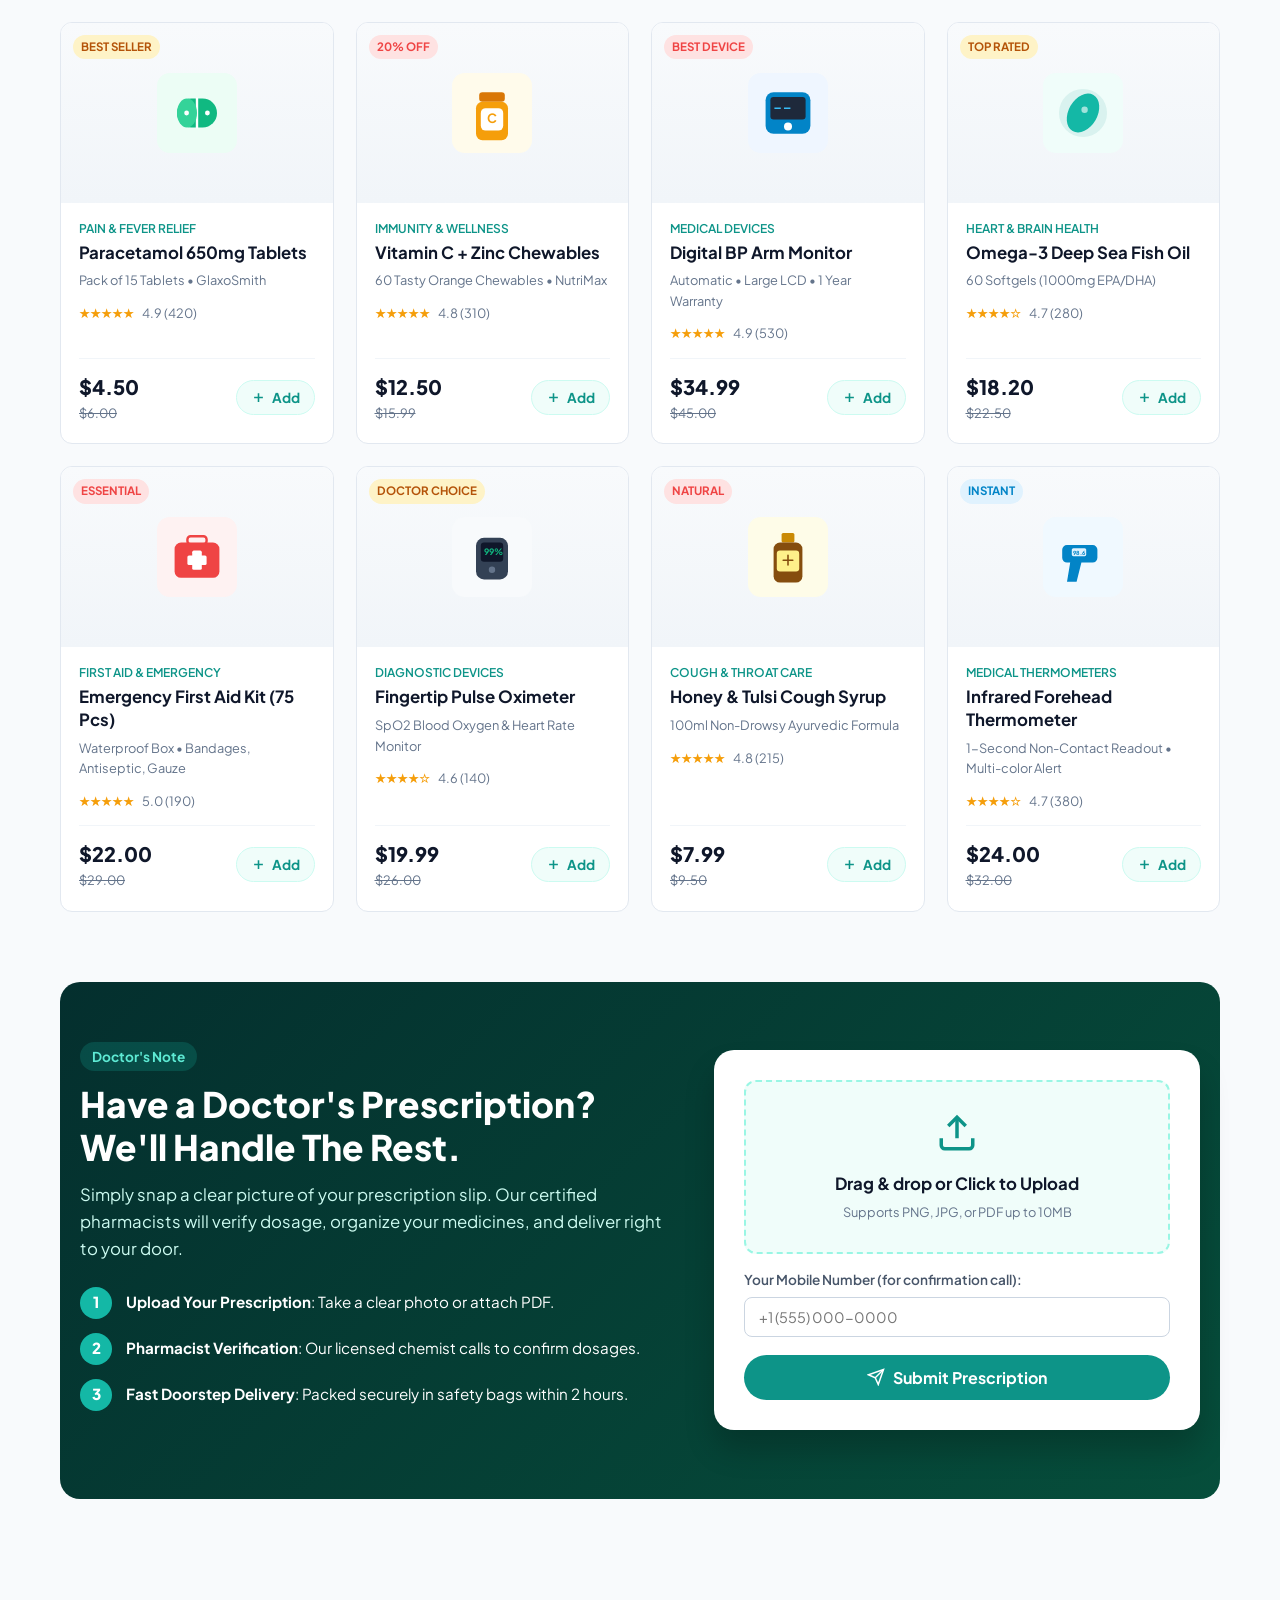
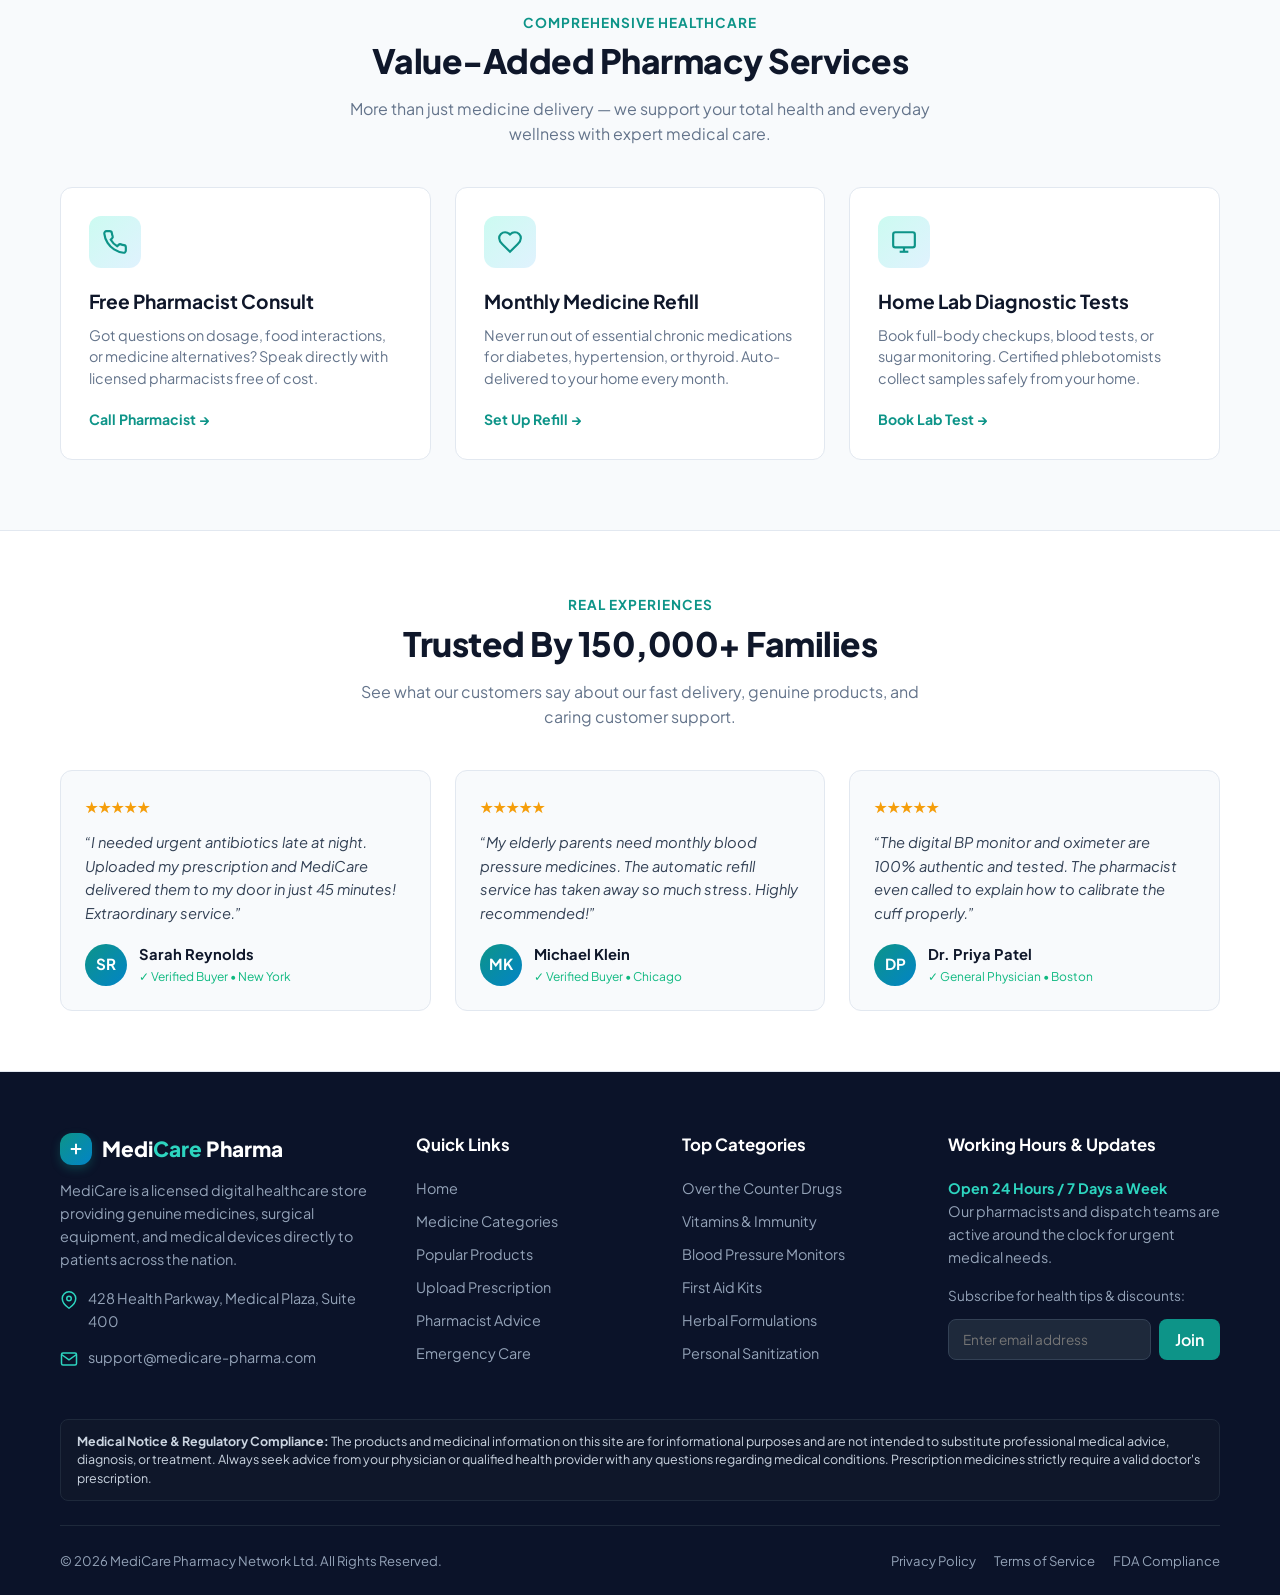
<file: medicalshop.html>
<!DOCTYPE html>
<html lang="en">

<head>
    <meta charset="UTF-8">
    <meta name="viewport" content="width=device-width, initial-scale=1.0">
    <title>MediCare Pharmacy &mdash; Your Trusted Online Medical Shop</title>

    <!-- Google Fonts: Plus Jakarta Sans for crisp modern typography -->
    <link rel="preconnect" href="https://fonts.googleapis.com">
    <link rel="preconnect" href="https://fonts.gstatic.com" crossorigin>
    <link href="https://fonts.googleapis.com/css2?family=Plus+Jakarta+Sans:wght@400;500;600;700;800&display=swap"
        rel="stylesheet">

    <!-- Main Stylesheet -->
    <link rel="stylesheet" href="medicalshop.css">
</head>

<body>

    <!-- ==========================================
         1. TOP HELPLINE & NOTIFICATION BAR
         ========================================== -->
    <div class="top-bar">
        <div class="container">
            <div class="top-info">
                <div class="emergency-pill">
                    <svg width="14" height="14" viewBox="0 0 24 24" fill="none" stroke="currentColor"
                        stroke-width="2.5">
                        <circle cx="12" cy="12" r="10"></circle>
                        <line x1="12" y1="8" x2="12" y2="12"></line>
                        <line x1="12" y1="16" x2="12.01" y2="16"></line>
                    </svg>
                    24/7 Emergency Delivery
                </div>
                <div class="info-item">
                    <svg width="15" height="15" viewBox="0 0 24 24" fill="none" stroke="currentColor" stroke-width="2">
                        <path
                            d="M22 16.92v3a2 2 0 0 1-2.18 2 19.79 19.79 0 0 1-8.63-3.07 19.5 19.5 0 0 1-6-6 19.79 19.79 0 0 1-3.07-8.67A2 2 0 0 1 4.11 2h3a2 2 0 0 1 2 1.72 12.84 12.84 0 0 0 .7 2.81 2 2 0 0 1-.45 2.11L8.09 9.91a16 16 0 0 0 6 6l1.27-1.27a2 2 0 0 1 2.11-.45 12.84 12.84 0 0 0 2.81.7A2 2 0 0 1 22 16.92z">
                        </path>
                    </svg>
                    Helpline: <strong>+1 (800) 555-MEDS</strong>
                </div>
                <div class="info-item">
                    <svg width="15" height="15" viewBox="0 0 24 24" fill="none" stroke="currentColor" stroke-width="2">
                        <path d="M20 10c0 6-8 12-8 12s-8-6-8-12a8 8 0 0 1 16 0Z"></path>
                        <circle cx="12" cy="10" r="3"></circle>
                    </svg>
                    Serving Over 120+ Cities
                </div>
            </div>
            <div class="top-info">
                <div class="info-item">
                    <svg width="15" height="15" viewBox="0 0 24 24" fill="none" stroke="currentColor" stroke-width="2">
                        <path d="M12 22s8-4 8-10V5l-8-3-8 3v7c0 6 8 10 8 10z"></path>
                    </svg>
                    Licensed Pharmacy #PH-89240
                </div>
            </div>
        </div>
    </div>

    <!-- ==========================================
         2. NAVIGATION HEADER
         ========================================== -->
    <header class="navbar">
        <div class="container">
            <!-- Brand Logo -->
            <a href="#home" class="brand">
                <div class="brand-icon">
                    <svg width="22" height="22" viewBox="0 0 24 24" fill="none" stroke="currentColor" stroke-width="2.6"
                        stroke-linecap="round" stroke-linejoin="round">
                        <line x1="12" y1="5" x2="12" y2="19"></line>
                        <line x1="5" y1="12" x2="19" y2="12"></line>
                    </svg>
                </div>
                <div>Medi<span>Care</span></div>
            </a>

            <!-- Search Bar -->
            <div class="nav-search">
                <svg class="search-icon" width="18" height="18" viewBox="0 0 24 24" fill="none" stroke="currentColor"
                    stroke-width="2">
                    <circle cx="11" cy="11" r="8"></circle>
                    <line x1="21" y1="21" x2="16.65" y2="16.65"></line>
                </svg>
                <input type="text" id="searchInput" placeholder="Search medicines, vitamins, monitors, fever relief...">
            </div>

            <!-- Navigation Links -->
            <ul class="nav-links" id="navLinks">
                <li><a href="#home" class="active">Home</a></li>
                <li><a href="#categories">Categories</a></li>
                <li><a href="#products">Medicines</a></li>
                <li><a href="#services">Services</a></li>
                <li><a href="#prescription">Upload Rx</a></li>
                <li><a href="#contact">Contact</a></li>
            </ul>

            <!-- Header Actions -->
            <div class="nav-actions">
                <!-- Cart Button -->
                <button class="cart-btn" id="openCartBtn" title="Shopping Cart">
                    <svg width="22" height="22" viewBox="0 0 24 24" fill="none" stroke="currentColor" stroke-width="2"
                        stroke-linecap="round" stroke-linejoin="round">
                        <circle cx="9" cy="21" r="1"></circle>
                        <circle cx="20" cy="21" r="1"></circle>
                        <path d="M1 1h4l2.68 13.39a2 2 0 0 0 2 1.61h9.72a2 2 0 0 0 2-1.61L23 6H6"></path>
                    </svg>
                    <span class="cart-badge" id="cartBadge">0</span>
                </button>

                <!-- Upload Prescription Quick Button -->
                <a href="#prescription" class="btn-upload-nav">
                    <svg width="16" height="16" viewBox="0 0 24 24" fill="none" stroke="currentColor" stroke-width="2">
                        <path d="M21 15v4a2 2 0 0 1-2 2H5a2 2 0 0 1-2-2v-4"></path>
                        <polyline points="17 8 12 3 7 8"></polyline>
                        <line x1="12" y1="3" x2="12" y2="15"></line>
                    </svg>
                    <span>Upload Rx</span>
                </a>

                <!-- Mobile Hamburger Menu Button -->
                <button class="mobile-toggle" id="mobileToggle" aria-label="Toggle navigation">
                    <svg width="24" height="24" viewBox="0 0 24 24" fill="none" stroke="currentColor" stroke-width="2">
                        <line x1="3" y1="12" x2="21" y2="12"></line>
                        <line x1="3" y1="6" x2="21" y2="6"></line>
                        <line x1="3" y1="18" x2="21" y2="18"></line>
                    </svg>
                </button>
            </div>
        </div>
    </header>

    <!-- ==========================================
         3. HERO SECTION
         ========================================== -->
    <section class="hero" id="home">
        <div class="container hero-grid">
            <div class="hero-content">
                <div class="hero-tag">
                    <span class="dot"></span>
                    Verified Online Medical Store
                </div>
                <h1 class="hero-title">
                    Your Health & Wellness, <span>Delivered Safely.</span>
                </h1>
                <p class="hero-description">
                    Order genuine medicines, vitamins, and healthcare devices from licensed pharmacists. Upload your
                    prescription or browse our extensive healthcare catalog.
                </p>
                <div class="hero-buttons">
                    <a href="#products" class="btn-primary">
                        <span>Browse Medicines</span>
                        <svg width="18" height="18" viewBox="0 0 24 24" fill="none" stroke="currentColor"
                            stroke-width="2.2">
                            <line x1="5" y1="12" x2="19" y2="12"></line>
                            <polyline points="12 5 19 12 12 19"></polyline>
                        </svg>
                    </a>
                    <a href="#prescription" class="btn-secondary">
                        <svg width="18" height="18" viewBox="0 0 24 24" fill="none" stroke="currentColor"
                            stroke-width="2">
                            <path d="M14 2H6a2 2 0 0 0-2 2v16a2 2 0 0 0 2 2h12a2 2 0 0 0 2-2V8z"></path>
                            <polyline points="14 2 14 8 20 8"></polyline>
                            <line x1="16" y1="13" x2="8" y2="13"></line>
                            <line x1="16" y1="17" x2="8" y2="17"></line>
                            <polyline points="10 9 9 9 8 9"></polyline>
                        </svg>
                        <span>Upload Prescription</span>
                    </a>
                </div>

                <!-- Trust stats -->
                <div class="hero-stats">
                    <div class="stat-item">
                        <h4>25,000+</h4>
                        <p>Genuine Products</p>
                    </div>
                    <div class="stat-item">
                        <h4>2 Hours</h4>
                        <p>Express Delivery</p>
                    </div>
                    <div class="stat-item">
                        <h4>100%</h4>
                        <p>Certified Pharmacists</p>
                    </div>
                </div>
            </div>

            <!-- Quick Prescription Upload Card in Hero -->
            <div class="hero-card">
                <div class="card-header-badge">
                    <h3 style="font-size: 1.1rem; font-weight: 700; color: #0f172a;">Quick Prescription Order</h3>
                    <span
                        style="background: #e0f2fe; color: #0284c7; font-size: 0.75rem; font-weight: 700; padding: 3px 10px; border-radius: 999px;">Fast
                        Track</span>
                </div>

                <div class="prescription-box" onclick="document.getElementById('quickPrescFile').click()">
                    <div class="prescription-icon">
                        <svg width="28" height="28" viewBox="0 0 24 24" fill="none" stroke="currentColor"
                            stroke-width="2">
                            <path d="M21 15v4a2 2 0 0 1-2 2H5a2 2 0 0 1-2-2v-4"></path>
                            <polyline points="17 8 12 3 7 8"></polyline>
                            <line x1="12" y1="3" x2="12" y2="15"></line>
                        </svg>
                    </div>
                    <h3>Upload Your Doctor's Note</h3>
                    <p>Click to select JPG, PNG, or PDF file</p>
                    <button type="button" class="btn-upload-card">
                        <span>Select File</span>
                    </button>
                    <input type="file" id="quickPrescFile" style="display:none;"
                        onchange="handlePrescriptionUpload(this)">
                </div>

                <div class="perks-list">
                    <div class="perk-row">
                        <svg width="18" height="18" viewBox="0 0 24 24" fill="none" stroke="currentColor"
                            stroke-width="2.5">
                            <polyline points="20 6 9 17 4 12"></polyline>
                        </svg>
                        <span>Our pharmacist verifies dosage within 10 mins</span>
                    </div>
                    <div class="perk-row">
                        <svg width="18" height="18" viewBox="0 0 24 24" fill="none" stroke="currentColor"
                            stroke-width="2.5">
                            <polyline points="20 6 9 17 4 12"></polyline>
                        </svg>
                        <span>Temperature-controlled sanitized packaging</span>
                    </div>
                    <div class="perk-row">
                        <svg width="18" height="18" viewBox="0 0 24 24" fill="none" stroke="currentColor"
                            stroke-width="2.5">
                            <polyline points="20 6 9 17 4 12"></polyline>
                        </svg>
                        <span>Flat 15% discount on prescription orders</span>
                    </div>
                </div>
            </div>
        </div>
    </section>

    <!-- ==========================================
         4. TRUST FEATURES BAR
         ========================================== -->
    <section class="features-section">
        <div class="container features-grid">
            <div class="feature-box">
                <div class="feature-icon">
                    <svg width="22" height="22" viewBox="0 0 24 24" fill="none" stroke="currentColor" stroke-width="2">
                        <path d="M12 22s8-4 8-10V5l-8-3-8 3v7c0 6 8 10 8 10z"></path>
                    </svg>
                </div>
                <div class="feature-info">
                    <h4>100% Genuine Medicines</h4>
                    <p>Direct from verified pharma companies</p>
                </div>
            </div>

            <div class="feature-box">
                <div class="feature-icon">
                    <svg width="22" height="22" viewBox="0 0 24 24" fill="none" stroke="currentColor" stroke-width="2">
                        <rect x="1" y="3" width="15" height="13"></rect>
                        <polygon points="16 8 20 8 23 11 23 16 16 16 16 8"></polygon>
                        <circle cx="5.5" cy="18.5" r="2.5"></circle>
                        <circle cx="18.5" cy="18.5" r="2.5"></circle>
                    </svg>
                </div>
                <div class="feature-info">
                    <h4>Fast Doorstep Delivery</h4>
                    <p>Under 2 hours in supported zones</p>
                </div>
            </div>

            <div class="feature-box">
                <div class="feature-icon">
                    <svg width="22" height="22" viewBox="0 0 24 24" fill="none" stroke="currentColor" stroke-width="2">
                        <path d="M16 21v-2a4 4 0 0 0-4-4H6a4 4 0 0 0-4 4v2"></path>
                        <circle cx="9" cy="7" r="4"></circle>
                        <polyline points="16 11 18 13 22 9"></polyline>
                    </svg>
                </div>
                <div class="feature-info">
                    <h4>Pharmacist Consult</h4>
                    <p>Free dosage advice on every order</p>
                </div>
            </div>

            <div class="feature-box">
                <div class="feature-icon">
                    <svg width="22" height="22" viewBox="0 0 24 24" fill="none" stroke="currentColor" stroke-width="2">
                        <rect x="1" y="4" width="22" height="16" rx="2" ry="2"></rect>
                        <line x1="1" y1="10" x2="23" y2="10"></line>
                    </svg>
                </div>
                <div class="feature-info">
                    <h4>Safe Payment</h4>
                    <p>Cash on delivery, Cards & UPI</p>
                </div>
            </div>
        </div>
    </section>

    <!-- ==========================================
         5. PRODUCT CATEGORIES SECTION
         ========================================== -->
    <section class="categories-section" id="categories">
        <div class="container">
            <div class="section-header">
                <span class="section-subtitle">Browse by Need</span>
                <h2 class="section-title">Popular Healthcare Categories</h2>
                <p class="section-desc">Explore our wide selection of certified pharmaceuticals, personal wellness
                    essentials, and diagnostic devices.</p>
            </div>

            <div class="categories-grid">
                <!-- Category 1 -->
                <div class="category-card active-cat" onclick="filterByCategory('all')">
                    <div class="cat-icon">
                        <svg width="24" height="24" viewBox="0 0 24 24" fill="none" stroke="currentColor"
                            stroke-width="2">
                            <rect x="3" y="3" width="7" height="7"></rect>
                            <rect x="14" y="3" width="7" height="7"></rect>
                            <rect x="14" y="14" width="7" height="7"></rect>
                            <rect x="3" y="14" width="7" height="7"></rect>
                        </svg>
                    </div>
                    <span>All Products</span>
                    <small>150+ Items</small>
                </div>

                <!-- Category 2 -->
                <div class="category-card" onclick="filterByCategory('medicines')">
                    <div class="cat-icon">
                        <svg width="24" height="24" viewBox="0 0 24 24" fill="none" stroke="currentColor"
                            stroke-width="2">
                            <line x1="12" y1="5" x2="12" y2="19"></line>
                            <line x1="5" y1="12" x2="19" y2="12"></line>
                        </svg>
                    </div>
                    <span>Medicines</span>
                    <small>Fever, Pain, Cold</small>
                </div>

                <!-- Category 3 -->
                <div class="category-card" onclick="filterByCategory('vitamins')">
                    <div class="cat-icon">
                        <svg width="24" height="24" viewBox="0 0 24 24" fill="none" stroke="currentColor"
                            stroke-width="2">
                            <path
                                d="M12 2a10 10 0 1 0 10 10A10 10 0 0 0 12 2zm1 14.93V18h-2v-1.07A6 6 0 0 1 6.07 12H7a5 5 0 0 0 4 4.9V13H9v-2h2V9a5 5 0 0 0-4-4.9V3.07A6 6 0 0 1 11 2v1.07A6 6 0 0 1 17.93 12H17a5 5 0 0 0-4-4.9V11h2v2h-2v3.93A5 5 0 0 0 17 12h.93A6 6 0 0 1 13 16.93z">
                            </path>
                        </svg>
                    </div>
                    <span>Vitamins</span>
                    <small>Daily Immunity</small>
                </div>

                <!-- Category 4 -->
                <div class="category-card" onclick="filterByCategory('devices')">
                    <div class="cat-icon">
                        <svg width="24" height="24" viewBox="0 0 24 24" fill="none" stroke="currentColor"
                            stroke-width="2">
                            <path d="M22 12h-4l-3 9L9 3l-3 9H2"></path>
                        </svg>
                    </div>
                    <span>Health Devices</span>
                    <small>BP, SpO2, Temp</small>
                </div>

                <!-- Category 5 -->
                <div class="category-card" onclick="filterByCategory('firstaid')">
                    <div class="cat-icon">
                        <svg width="24" height="24" viewBox="0 0 24 24" fill="none" stroke="currentColor"
                            stroke-width="2">
                            <rect x="2" y="7" width="20" height="14" rx="2" ry="2"></rect>
                            <path d="M16 21V5a2 2 0 0 0-2-2h-4a2 2 0 0 0-2 2v16"></path>
                        </svg>
                    </div>
                    <span>First Aid</span>
                    <small>Bandages & Kits</small>
                </div>

                <!-- Category 6 -->
                <div class="category-card" onclick="filterByCategory('personal')">
                    <div class="cat-icon">
                        <svg width="24" height="24" viewBox="0 0 24 24" fill="none" stroke="currentColor"
                            stroke-width="2">
                            <path d="M7 11V7a5 5 0 0 1 10 0v4"></path>
                            <rect x="5" y="11" width="14" height="10" rx="2"></rect>
                        </svg>
                    </div>
                    <span>Personal Care</span>
                    <small>Skin & Hygiene</small>
                </div>

                <!-- Category 7 -->
                <div class="category-card" onclick="filterByCategory('herbal')">
                    <div class="cat-icon">
                        <svg width="24" height="24" viewBox="0 0 24 24" fill="none" stroke="currentColor"
                            stroke-width="2">
                            <path d="M11 20A7 7 0 0 1 9.8 6.1C15.5 5 17 4.48 19 2c1 2 2 4.18 2 8 0 5.5-4.78 10-10 10Z">
                            </path>
                            <path d="M2 21c0-3 1.85-5.36 5.08-6C9.5 14.52 12 13 13 12"></path>
                        </svg>
                    </div>
                    <span>Herbal & Ayur</span>
                    <small>100% Organic</small>
                </div>
            </div>
        </div>
    </section>

    <!-- ==========================================
         6. MEDICINES & HEALTHCARE PRODUCTS GRID
         ========================================== -->
    <section class="products-section" id="products">
        <div class="container">
            <div class="section-header">
                <span class="section-subtitle">Recommended Medicines</span>
                <h2 class="section-title">Featured Health Essentials</h2>
                <p class="section-desc">Hand-picked medical supplies, daily supplements, and trusted health gear
                    available at best discounted rates.</p>
            </div>

            <!-- Filter Buttons & Count -->
            <div class="product-filter-bar">
                <div class="filter-buttons">
                    <button class="filter-btn active" onclick="filterByCategory('all', this)">All Products</button>
                    <button class="filter-btn" onclick="filterByCategory('medicines', this)">Medicines</button>
                    <button class="filter-btn" onclick="filterByCategory('vitamins', this)">Vitamins</button>
                    <button class="filter-btn" onclick="filterByCategory('devices', this)">Medical Devices</button>
                    <button class="filter-btn" onclick="filterByCategory('firstaid', this)">First Aid</button>
                </div>
                <div class="products-count" id="productCount">Showing 8 Products</div>
            </div>

            <!-- Products Grid -->
            <div class="products-grid" id="productsGrid">

                <!-- Product 1: Paracetamol -->
                <div class="product-card" data-category="medicines" data-name="Paracetamol 650mg Tablets">
                    <span class="badge-tag badge-best">Best Seller</span>
                    <div class="product-image-wrap">
                        <svg class="product-svg-icon" viewBox="0 0 100 100" fill="none">
                            <rect width="100" height="100" rx="16" fill="#ecfdf5" />
                            <rect x="25" y="32" width="50" height="36" rx="18" fill="#10b981" />
                            <path d="M50 32V68" stroke="#ffffff" stroke-width="3" stroke-linecap="round" />
                            <rect x="25" y="32" width="25" height="36" rx="18" fill="#34d399" />
                            <circle cx="37" cy="50" r="3" fill="#ffffff" />
                            <circle cx="63" cy="50" r="3" fill="#ffffff" />
                        </svg>
                    </div>
                    <div class="product-details">
                        <span class="product-category">Pain & Fever Relief</span>
                        <h3 class="product-name">Paracetamol 650mg Tablets</h3>
                        <p class="product-pack">Pack of 15 Tablets &bull; GlaxoSmith</p>
                        <div class="product-rating">
                            &#9733;&#9733;&#9733;&#9733;&#9733; <span>4.9 (420)</span>
                        </div>
                        <div class="product-footer">
                            <div class="price-box">
                                <span class="current-price">$4.50</span>
                                <span class="original-price">$6.00</span>
                            </div>
                            <button class="btn-add-cart" onclick="addToCart('Paracetamol 650mg Tablets', 4.50)">
                                <svg width="15" height="15" viewBox="0 0 24 24" fill="none" stroke="currentColor"
                                    stroke-width="2.5">
                                    <line x1="12" y1="5" x2="12" y2="19"></line>
                                    <line x1="5" y1="12" x2="19" y2="12"></line>
                                </svg>
                                Add
                            </button>
                        </div>
                    </div>
                </div>

                <!-- Product 2: Vitamin C -->
                <div class="product-card" data-category="vitamins" data-name="Vitamin C + Zinc Chewable Tablets">
                    <span class="badge-tag badge-sale">20% OFF</span>
                    <div class="product-image-wrap">
                        <svg class="product-svg-icon" viewBox="0 0 100 100" fill="none">
                            <rect width="100" height="100" rx="16" fill="#fffbeb" />
                            <!-- Vitamin Bottle -->
                            <rect x="34" y="24" width="32" height="12" rx="4" fill="#d97706" />
                            <rect x="30" y="36" width="40" height="48" rx="8" fill="#f59e0b" />
                            <rect x="36" y="44" width="28" height="28" rx="6" fill="#ffffff" />
                            <text x="44" y="63" font-size="16" font-weight="bold" fill="#f59e0b"
                                font-family="sans-serif">C</text>
                        </svg>
                    </div>
                    <div class="product-details">
                        <span class="product-category">Immunity & Wellness</span>
                        <h3 class="product-name">Vitamin C + Zinc Chewables</h3>
                        <p class="product-pack">60 Tasty Orange Chewables &bull; NutriMax</p>
                        <div class="product-rating">
                            &#9733;&#9733;&#9733;&#9733;&#9733; <span>4.8 (310)</span>
                        </div>
                        <div class="product-footer">
                            <div class="price-box">
                                <span class="current-price">$12.50</span>
                                <span class="original-price">$15.99</span>
                            </div>
                            <button class="btn-add-cart" onclick="addToCart('Vitamin C + Zinc Chewables', 12.50)">
                                <svg width="15" height="15" viewBox="0 0 24 24" fill="none" stroke="currentColor"
                                    stroke-width="2.5">
                                    <line x1="12" y1="5" x2="12" y2="19"></line>
                                    <line x1="5" y1="12" x2="19" y2="12"></line>
                                </svg>
                                Add
                            </button>
                        </div>
                    </div>
                </div>

                <!-- Product 3: BP Monitor -->
                <div class="product-card" data-category="devices" data-name="Digital Arm Blood Pressure Monitor">
                    <span class="badge-tag badge-sale">Best Device</span>
                    <div class="product-image-wrap">
                        <svg class="product-svg-icon" viewBox="0 0 100 100" fill="none">
                            <rect width="100" height="100" rx="16" fill="#eff6ff" />
                            <!-- Monitor base -->
                            <rect x="22" y="24" width="56" height="52" rx="10" fill="#0284c7" />
                            <!-- Screen -->
                            <rect x="28" y="30" width="44" height="28" rx="4" fill="#1e293b" />
                            <!-- Digits -->
                            <path d="M33 44h8 M45 44h8" stroke="#38bdf8" stroke-width="2" />
                            <!-- Button -->
                            <circle cx="50" cy="67" r="5" fill="#ffffff" />
                        </svg>
                    </div>
                    <div class="product-details">
                        <span class="product-category">Medical Devices</span>
                        <h3 class="product-name">Digital BP Arm Monitor</h3>
                        <p class="product-pack">Automatic &bull; Large LCD &bull; 1 Year Warranty</p>
                        <div class="product-rating">
                            &#9733;&#9733;&#9733;&#9733;&#9733; <span>4.9 (530)</span>
                        </div>
                        <div class="product-footer">
                            <div class="price-box">
                                <span class="current-price">$34.99</span>
                                <span class="original-price">$45.00</span>
                            </div>
                            <button class="btn-add-cart" onclick="addToCart('Digital BP Arm Monitor', 34.99)">
                                <svg width="15" height="15" viewBox="0 0 24 24" fill="none" stroke="currentColor"
                                    stroke-width="2.5">
                                    <line x1="12" y1="5" x2="12" y2="19"></line>
                                    <line x1="5" y1="12" x2="19" y2="12"></line>
                                </svg>
                                Add
                            </button>
                        </div>
                    </div>
                </div>

                <!-- Product 4: Omega 3 -->
                <div class="product-card" data-category="vitamins" data-name="Omega-3 Deep Sea Fish Oil 1000mg">
                    <span class="badge-tag badge-best">Top Rated</span>
                    <div class="product-image-wrap">
                        <svg class="product-svg-icon" viewBox="0 0 100 100" fill="none">
                            <rect width="100" height="100" rx="16" fill="#f0fdfa" />
                            <circle cx="50" cy="50" r="30" fill="#0d9488" fill-opacity="0.1" />
                            <ellipse cx="50" cy="50" rx="18" ry="26" fill="#14b8a6" transform="rotate(30 50 50)" />
                            <circle cx="52" cy="46" r="4" fill="#ffffff" fill-opacity="0.6" />
                        </svg>
                    </div>
                    <div class="product-details">
                        <span class="product-category">Heart & Brain Health</span>
                        <h3 class="product-name">Omega-3 Deep Sea Fish Oil</h3>
                        <p class="product-pack">60 Softgels (1000mg EPA/DHA)</p>
                        <div class="product-rating">
                            &#9733;&#9733;&#9733;&#9733;&#9734; <span>4.7 (280)</span>
                        </div>
                        <div class="product-footer">
                            <div class="price-box">
                                <span class="current-price">$18.20</span>
                                <span class="original-price">$22.50</span>
                            </div>
                            <button class="btn-add-cart" onclick="addToCart('Omega-3 Deep Sea Fish Oil', 18.20)">
                                <svg width="15" height="15" viewBox="0 0 24 24" fill="none" stroke="currentColor"
                                    stroke-width="2.5">
                                    <line x1="12" y1="5" x2="12" y2="19"></line>
                                    <line x1="5" y1="12" x2="19" y2="12"></line>
                                </svg>
                                Add
                            </button>
                        </div>
                    </div>
                </div>

                <!-- Product 5: First Aid Kit -->
                <div class="product-card" data-category="firstaid" data-name="Hospital Grade First Aid Kit (75 Pcs)">
                    <span class="badge-tag badge-sale">Essential</span>
                    <div class="product-image-wrap">
                        <svg class="product-svg-icon" viewBox="0 0 100 100" fill="none">
                            <rect width="100" height="100" rx="16" fill="#fef2f2" />
                            <!-- Kit Bag -->
                            <rect x="22" y="32" width="56" height="44" rx="8" fill="#ef4444" />
                            <rect x="38" y="24" width="24" height="10" rx="4" stroke="#ef4444" stroke-width="3"
                                fill="none" />
                            <!-- Cross -->
                            <rect x="44" y="42" width="12" height="24" fill="#ffffff" rx="2" />
                            <rect x="38" y="48" width="24" height="12" fill="#ffffff" rx="2" />
                        </svg>
                    </div>
                    <div class="product-details">
                        <span class="product-category">First Aid & Emergency</span>
                        <h3 class="product-name">Emergency First Aid Kit (75 Pcs)</h3>
                        <p class="product-pack">Waterproof Box &bull; Bandages, Antiseptic, Gauze</p>
                        <div class="product-rating">
                            &#9733;&#9733;&#9733;&#9733;&#9733; <span>5.0 (190)</span>
                        </div>
                        <div class="product-footer">
                            <div class="price-box">
                                <span class="current-price">$22.00</span>
                                <span class="original-price">$29.00</span>
                            </div>
                            <button class="btn-add-cart" onclick="addToCart('Emergency First Aid Kit (75 Pcs)', 22.00)">
                                <svg width="15" height="15" viewBox="0 0 24 24" fill="none" stroke="currentColor"
                                    stroke-width="2.5">
                                    <line x1="12" y1="5" x2="12" y2="19"></line>
                                    <line x1="5" y1="12" x2="19" y2="12"></line>
                                </svg>
                                Add
                            </button>
                        </div>
                    </div>
                </div>

                <!-- Product 6: Pulse Oximeter -->
                <div class="product-card" data-category="devices" data-name="Smart Fingertip Pulse Oximeter">
                    <span class="badge-tag badge-best">Doctor Choice</span>
                    <div class="product-image-wrap">
                        <svg class="product-svg-icon" viewBox="0 0 100 100" fill="none">
                            <rect width="100" height="100" rx="16" fill="#f8fafc" />
                            <!-- Oximeter Body -->
                            <rect x="30" y="26" width="40" height="52" rx="10" fill="#334155" />
                            <rect x="36" y="32" width="28" height="24" rx="4" fill="#0f172a" />
                            <text x="40" y="48" font-size="11" font-weight="bold" fill="#10b981"
                                font-family="sans-serif">99%</text>
                            <circle cx="50" cy="66" r="4" fill="#64748b" />
                        </svg>
                    </div>
                    <div class="product-details">
                        <span class="product-category">Diagnostic Devices</span>
                        <h3 class="product-name">Fingertip Pulse Oximeter</h3>
                        <p class="product-pack">SpO2 Blood Oxygen & Heart Rate Monitor</p>
                        <div class="product-rating">
                            &#9733;&#9733;&#9733;&#9733;&#9734; <span>4.6 (140)</span>
                        </div>
                        <div class="product-footer">
                            <div class="price-box">
                                <span class="current-price">$19.99</span>
                                <span class="original-price">$26.00</span>
                            </div>
                            <button class="btn-add-cart" onclick="addToCart('Fingertip Pulse Oximeter', 19.99)">
                                <svg width="15" height="15" viewBox="0 0 24 24" fill="none" stroke="currentColor"
                                    stroke-width="2.5">
                                    <line x1="12" y1="5" x2="12" y2="19"></line>
                                    <line x1="5" y1="12" x2="19" y2="12"></line>
                                </svg>
                                Add
                            </button>
                        </div>
                    </div>
                </div>

                <!-- Product 7: Herbal Cough Syrup -->
                <div class="product-card" data-category="medicines" data-name="Herbal Honey & Tulsi Cough Syrup">
                    <span class="badge-tag badge-sale">Natural</span>
                    <div class="product-image-wrap">
                        <svg class="product-svg-icon" viewBox="0 0 100 100" fill="none">
                            <rect width="100" height="100" rx="16" fill="#fefce8" />
                            <!-- Syrup Bottle -->
                            <rect x="42" y="20" width="16" height="12" rx="2" fill="#ca8a04" />
                            <rect x="32" y="32" width="36" height="50" rx="8" fill="#854d0e" />
                            <rect x="36" y="42" width="28" height="26" rx="4" fill="#fef08a" />
                            <path d="M50 48v12 M44 54h12" stroke="#854d0e" stroke-width="2" stroke-linecap="round" />
                        </svg>
                    </div>
                    <div class="product-details">
                        <span class="product-category">Cough & Throat Care</span>
                        <h3 class="product-name">Honey & Tulsi Cough Syrup</h3>
                        <p class="product-pack">100ml Non-Drowsy Ayurvedic Formula</p>
                        <div class="product-rating">
                            &#9733;&#9733;&#9733;&#9733;&#9733; <span>4.8 (215)</span>
                        </div>
                        <div class="product-footer">
                            <div class="price-box">
                                <span class="current-price">$7.99</span>
                                <span class="original-price">$9.50</span>
                            </div>
                            <button class="btn-add-cart" onclick="addToCart('Honey & Tulsi Cough Syrup', 7.99)">
                                <svg width="15" height="15" viewBox="0 0 24 24" fill="none" stroke="currentColor"
                                    stroke-width="2.5">
                                    <line x1="12" y1="5" x2="12" y2="19"></line>
                                    <line x1="5" y1="12" x2="19" y2="12"></line>
                                </svg>
                                Add
                            </button>
                        </div>
                    </div>
                </div>

                <!-- Product 8: Digital Infrared Thermometer -->
                <div class="product-card" data-category="devices" data-name="Infrared Non-Contact Forehead Thermometer">
                    <span class="badge-tag badge-rx">Instant</span>
                    <div class="product-image-wrap">
                        <svg class="product-svg-icon" viewBox="0 0 100 100" fill="none">
                            <rect width="100" height="100" rx="16" fill="#f0f9ff" />
                            <!-- Thermometer gun -->
                            <path
                                d="M30 35h32a6 6 0 0 1 6 6v10a6 6 0 0 1-6 6h-14l-6 24h-12l4-24h-4a6 6 0 0 1-6-6v-10a6 6 0 0 1 6-6z"
                                fill="#0284c7" />
                            <rect x="36" y="39" width="18" height="10" rx="2" fill="#e0f2fe" />
                            <text x="38" y="47" font-size="7" font-weight="bold" fill="#0284c7"
                                font-family="sans-serif">98.6</text>
                        </svg>
                    </div>
                    <div class="product-details">
                        <span class="product-category">Medical Thermometers</span>
                        <h3 class="product-name">Infrared Forehead Thermometer</h3>
                        <p class="product-pack">1-Second Non-Contact Readout &bull; Multi-color Alert</p>
                        <div class="product-rating">
                            &#9733;&#9733;&#9733;&#9733;&#9734; <span>4.7 (380)</span>
                        </div>
                        <div class="product-footer">
                            <div class="price-box">
                                <span class="current-price">$24.00</span>
                                <span class="original-price">$32.00</span>
                            </div>
                            <button class="btn-add-cart" onclick="addToCart('Infrared Forehead Thermometer', 24.00)">
                                <svg width="15" height="15" viewBox="0 0 24 24" fill="none" stroke="currentColor"
                                    stroke-width="2.5">
                                    <line x1="12" y1="5" x2="12" y2="19"></line>
                                    <line x1="5" y1="12" x2="19" y2="12"></line>
                                </svg>
                                Add
                            </button>
                        </div>
                    </div>
                </div>

            </div>
        </div>
    </section>

    <!-- ==========================================
         7. UPLOAD PRESCRIPTION DEDICATED SECTION
         ========================================== -->
    <section class="container" id="prescription">
        <div class="prescription-section">
            <div class="container presc-grid">
                <div class="presc-content">
                    <span
                        style="background: rgba(20, 184, 166, 0.2); color: #5eead4; padding: 4px 12px; border-radius: 999px; font-weight: 700; font-size: 0.85rem; display: inline-block; margin-bottom: 12px;">Doctor's
                        Note</span>
                    <h2>Have a Doctor's Prescription? We'll Handle The Rest.</h2>
                    <p>Simply snap a clear picture of your prescription slip. Our certified pharmacists will verify
                        dosage, organize your medicines, and deliver right to your door.</p>

                    <div class="steps-list">
                        <div class="step-item">
                            <div class="step-num">1</div>
                            <div><strong>Upload Your Prescription</strong>: Take a clear photo or attach PDF.</div>
                        </div>
                        <div class="step-item">
                            <div class="step-num">2</div>
                            <div><strong>Pharmacist Verification</strong>: Our licensed chemist calls to confirm
                                dosages.</div>
                        </div>
                        <div class="step-item">
                            <div class="step-num">3</div>
                            <div><strong>Fast Doorstep Delivery</strong>: Packed securely in safety bags within 2 hours.
                            </div>
                        </div>
                    </div>
                </div>

                <!-- Prescription Interactive Card -->
                <div class="presc-upload-card">
                    <div class="upload-dropzone" onclick="document.getElementById('prescriptionFileInput').click()">
                        <svg width="42" height="42" viewBox="0 0 24 24" fill="none" stroke="currentColor"
                            stroke-width="2">
                            <path d="M21 15v4a2 2 0 0 1-2 2H5a2 2 0 0 1-2-2v-4"></path>
                            <polyline points="17 8 12 3 7 8"></polyline>
                            <line x1="12" y1="3" x2="12" y2="15"></line>
                        </svg>
                        <h4 id="uploadFileName">Drag & drop or Click to Upload</h4>
                        <p>Supports PNG, JPG, or PDF up to 10MB</p>
                        <input type="file" id="prescriptionFileInput" class="file-input"
                            onchange="handlePrescriptionUpload(this)">
                    </div>

                    <div style="margin-top: 15px;">
                        <label
                            style="font-size: 0.85rem; font-weight: 600; color: #475569; display: block; margin-bottom: 6px;">Your
                            Mobile Number (for confirmation call):</label>
                        <input type="tel" id="userPhone" placeholder="+1 (555) 000-0000"
                            style="width: 100%; padding: 10px 14px; border: 1px solid #cbd5e1; border-radius: 8px; font-size: 0.9rem; outline: none;">
                    </div>

                    <button class="upload-btn-submit" onclick="submitPrescription()">
                        <svg width="18" height="18" viewBox="0 0 24 24" fill="none" stroke="currentColor"
                            stroke-width="2">
                            <line x1="22" y1="2" x2="11" y2="13"></line>
                            <polygon points="22 2 15 22 11 13 2 9 22 2"></polygon>
                        </svg>
                        Submit Prescription
                    </button>
                </div>
            </div>
        </div>
    </section>

    <!-- ==========================================
         8. PHARMACY SERVICES & HEALTH ADVICE
         ========================================== -->
    <section class="services-section" id="services">
        <div class="container">
            <div class="section-header">
                <span class="section-subtitle">Comprehensive Healthcare</span>
                <h2 class="section-title">Value-Added Pharmacy Services</h2>
                <p class="section-desc">More than just medicine delivery — we support your total health and everyday
                    wellness with expert medical care.</p>
            </div>

            <div class="services-grid">
                <!-- Service 1 -->
                <div class="service-card">
                    <div class="service-icon-box">
                        <svg width="26" height="26" viewBox="0 0 24 24" fill="none" stroke="currentColor"
                            stroke-width="2">
                            <path
                                d="M22 16.92v3a2 2 0 0 1-2.18 2 19.79 19.79 0 0 1-8.63-3.07 19.5 19.5 0 0 1-6-6 19.79 19.79 0 0 1-3.07-8.67A2 2 0 0 1 4.11 2h3a2 2 0 0 1 2 1.72 12.84 12.84 0 0 0 .7 2.81 2 2 0 0 1-.45 2.11L8.09 9.91a16 16 0 0 0 6 6l1.27-1.27a2 2 0 0 1 2.11-.45 12.84 12.84 0 0 0 2.81.7A2 2 0 0 1 22 16.92z">
                            </path>
                        </svg>
                    </div>
                    <h3>Free Pharmacist Consult</h3>
                    <p>Got questions on dosage, food interactions, or medicine alternatives? Speak directly with
                        licensed pharmacists free of cost.</p>
                    <a href="tel:18005556337" class="service-link">Call Pharmacist &rarr;</a>
                </div>

                <!-- Service 2 -->
                <div class="service-card">
                    <div class="service-icon-box">
                        <svg width="26" height="26" viewBox="0 0 24 24" fill="none" stroke="currentColor"
                            stroke-width="2">
                            <path
                                d="M19 14c1.49-1.46 3-3.21 3-5.5A5.5 5.5 0 0 0 16.5 3c-1.76 0-3 .5-4.5 2-1.5-1.5-2.74-2-4.5-2A5.5 5.5 0 0 0 2 8.5c0 2.3 1.5 4.05 3 5.5l7 7Z">
                            </path>
                        </svg>
                    </div>
                    <h3>Monthly Medicine Refill</h3>
                    <p>Never run out of essential chronic medications for diabetes, hypertension, or thyroid.
                        Auto-delivered to your home every month.</p>
                    <a href="#prescription" class="service-link">Set Up Refill &rarr;</a>
                </div>

                <!-- Service 3 -->
                <div class="service-card">
                    <div class="service-icon-box">
                        <svg width="26" height="26" viewBox="0 0 24 24" fill="none" stroke="currentColor"
                            stroke-width="2">
                            <rect x="2" y="3" width="20" height="14" rx="2" ry="2"></rect>
                            <line x1="8" y1="21" x2="16" y2="21"></line>
                            <line x1="12" y1="17" x2="12" y2="21"></line>
                        </svg>
                    </div>
                    <h3>Home Lab Diagnostic Tests</h3>
                    <p>Book full-body checkups, blood tests, or sugar monitoring. Certified phlebotomists collect
                        samples safely from your home.</p>
                    <a href="#contact" class="service-link">Book Lab Test &rarr;</a>
                </div>
            </div>
        </div>
    </section>

    <!-- ==========================================
         9. CUSTOMER TESTIMONIALS
         ========================================== -->
    <section class="testimonials-section">
        <div class="container">
            <div class="section-header">
                <span class="section-subtitle">Real Experiences</span>
                <h2 class="section-title">Trusted By 150,000+ Families</h2>
                <p class="section-desc">See what our customers say about our fast delivery, genuine products, and caring
                    customer support.</p>
            </div>

            <div class="testimonials-grid">
                <!-- Review 1 -->
                <div class="testimonial-card">
                    <div>
                        <div class="stars">&#9733;&#9733;&#9733;&#9733;&#9733;</div>
                        <p>&ldquo;I needed urgent antibiotics late at night. Uploaded my prescription and MediCare
                            delivered them to my door in just 45 minutes! Extraordinary service.&rdquo;</p>
                    </div>
                    <div class="user-meta">
                        <div class="user-avatar">SR</div>
                        <div>
                            <h5>Sarah Reynolds</h5>
                            <span>&#10003; Verified Buyer &bull; New York</span>
                        </div>
                    </div>
                </div>

                <!-- Review 2 -->
                <div class="testimonial-card">
                    <div>
                        <div class="stars">&#9733;&#9733;&#9733;&#9733;&#9733;</div>
                        <p>&ldquo;My elderly parents need monthly blood pressure medicines. The automatic refill service
                            has taken away so much stress. Highly recommended!&rdquo;</p>
                    </div>
                    <div class="user-meta">
                        <div class="user-avatar">MK</div>
                        <div>
                            <h5>Michael Klein</h5>
                            <span>&#10003; Verified Buyer &bull; Chicago</span>
                        </div>
                    </div>
                </div>

                <!-- Review 3 -->
                <div class="testimonial-card">
                    <div>
                        <div class="stars">&#9733;&#9733;&#9733;&#9733;&#9733;</div>
                        <p>&ldquo;The digital BP monitor and oximeter are 100% authentic and tested. The pharmacist even
                            called to explain how to calibrate the cuff properly.&rdquo;</p>
                    </div>
                    <div class="user-meta">
                        <div class="user-avatar">DP</div>
                        <div>
                            <h5>Dr. Priya Patel</h5>
                            <span>&#10003; General Physician &bull; Boston</span>
                        </div>
                    </div>
                </div>
            </div>
        </div>
    </section>

    <!-- ==========================================
         10. FOOTER & CONTACT
         ========================================== -->
    <footer class="footer" id="contact">
        <div class="container">
            <div class="footer-grid">
                <!-- Column 1: Brand & About -->
                <div class="footer-col">
                    <div class="footer-brand">
                        <div class="brand-icon" style="width: 32px; height: 32px;">
                            <svg width="18" height="18" viewBox="0 0 24 24" fill="none" stroke="currentColor"
                                stroke-width="2.6">
                                <line x1="12" y1="5" x2="12" y2="19"></line>
                                <line x1="5" y1="12" x2="19" y2="12"></line>
                            </svg>
                        </div>
                        <div>Medi<span>Care</span> Pharma</div>
                    </div>
                    <p>MediCare is a licensed digital healthcare store providing genuine medicines, surgical equipment,
                        and medical devices directly to patients across the nation.</p>
                    <div class="contact-info">
                        <div class="contact-item">
                            <svg width="18" height="18" viewBox="0 0 24 24" fill="none" stroke="currentColor"
                                stroke-width="2">
                                <path d="M21 10c0 7-9 13-9 13s-9-6-9-13a9 9 0 0 1 18 0z"></path>
                                <circle cx="12" cy="10" r="3"></circle>
                            </svg>
                            <span>428 Health Parkway, Medical Plaza, Suite 400</span>
                        </div>
                        <div class="contact-item">
                            <svg width="18" height="18" viewBox="0 0 24 24" fill="none" stroke="currentColor"
                                stroke-width="2">
                                <path d="M4 4h16c1.1 0 2 .9 2 2v12c0 1.1-.9 2-2 2H4c-1.1 0-2-.9-2-2V6c0-1.1.9-2 2-2z">
                                </path>
                                <polyline points="22,6 12,13 2,6"></polyline>
                            </svg>
                            <span>support@medicare-pharma.com</span>
                        </div>
                    </div>
                </div>

                <!-- Column 2: Quick Links -->
                <div class="footer-col">
                    <h4>Quick Links</h4>
                    <ul class="footer-links">
                        <li><a href="#home">Home</a></li>
                        <li><a href="#categories">Medicine Categories</a></li>
                        <li><a href="#products">Popular Products</a></li>
                        <li><a href="#prescription">Upload Prescription</a></li>
                        <li><a href="#services">Pharmacist Advice</a></li>
                        <li><a href="#contact">Emergency Care</a></li>
                    </ul>
                </div>

                <!-- Column 3: Categories -->
                <div class="footer-col">
                    <h4>Top Categories</h4>
                    <ul class="footer-links">
                        <li><a href="#products" onclick="filterByCategory('medicines')">Over the Counter Drugs</a></li>
                        <li><a href="#products" onclick="filterByCategory('vitamins')">Vitamins & Immunity</a></li>
                        <li><a href="#products" onclick="filterByCategory('devices')">Blood Pressure Monitors</a></li>
                        <li><a href="#products" onclick="filterByCategory('firstaid')">First Aid Kits</a></li>
                        <li><a href="#products" onclick="filterByCategory('herbal')">Herbal Formulations</a></li>
                        <li><a href="#products" onclick="filterByCategory('personal')">Personal Sanitization</a></li>
                    </ul>
                </div>

                <!-- Column 4: Newsletter & Operating Hours -->
                <div class="footer-col">
                    <h4>Working Hours & Updates</h4>
                    <p><strong style="color: #2dd4bf;">Open 24 Hours / 7 Days a Week</strong><br>Our pharmacists and
                        dispatch teams are active around the clock for urgent medical needs.</p>

                    <p style="font-size: 0.85rem; margin-top: 14px; margin-bottom: 6px;">Subscribe for health tips &
                        discounts:</p>
                    <form class="newsletter-form" onsubmit="handleSubscribe(event)">
                        <input type="email" placeholder="Enter email address" required>
                        <button type="submit">Join</button>
                    </form>
                </div>
            </div>

            <!-- Medical Disclaimer -->
            <div class="medical-disclaimer">
                <strong>Medical Notice & Regulatory Compliance:</strong> The products and medicinal information on this
                site are for informational purposes and are not intended to substitute professional medical advice,
                diagnosis, or treatment. Always seek advice from your physician or qualified health provider with any
                questions regarding medical conditions. Prescription medicines strictly require a valid doctor's
                prescription.
            </div>

            <!-- Bottom Copyright -->
            <div class="footer-bottom">
                <div>&copy; 2026 MediCare Pharmacy Network Ltd. All Rights Reserved.</div>
                <div style="display: flex; gap: 18px;">
                    <a href="#">Privacy Policy</a>
                    <a href="#">Terms of Service</a>
                    <a href="#">FDA Compliance</a>
                </div>
            </div>
        </div>
    </footer>

    <!-- ==========================================
         11. SHOPPING CART SLIDE-OUT DRAWER
         ========================================== -->
    <div class="cart-drawer-overlay" id="cartOverlay" onclick="closeCart()"></div>
    <div class="cart-drawer" id="cartDrawer">
        <div class="cart-header">
            <h3>
                <svg width="20" height="20" viewBox="0 0 24 24" fill="none" stroke="currentColor" stroke-width="2">
                    <circle cx="9" cy="21" r="1"></circle>
                    <circle cx="20" cy="21" r="1"></circle>
                    <path d="M1 1h4l2.68 13.39a2 2 0 0 0 2 1.61h9.72a2 2 0 0 0 2-1.61L23 6H6"></path>
                </svg>
                Your Health Cart (<span id="cartCountTitle">0</span>)
            </h3>
            <button class="close-btn" onclick="closeCart()">&times;</button>
        </div>

        <div class="cart-body" id="cartBody">
            <div class="empty-cart-message" id="emptyCartMessage">
                <svg width="48" height="48" viewBox="0 0 24 24" fill="none" stroke="currentColor" stroke-width="1.5">
                    <circle cx="9" cy="21" r="1"></circle>
                    <circle cx="20" cy="21" r="1"></circle>
                    <path d="M1 1h4l2.68 13.39a2 2 0 0 0 2 1.61h9.72a2 2 0 0 0 2-1.61L23 6H6"></path>
                </svg>
                <p>Your cart is empty.</p>
                <p style="font-size: 0.8rem; margin-top: 4px;">Add medicines or health essentials above.</p>
            </div>
            <!-- Cart items dynamically inserted here -->
            <div id="cartItemsList"></div>
        </div>

        <div class="cart-footer" id="cartFooter" style="display: none;">
            <div class="cart-summary-row">
                <span>Subtotal</span>
                <span id="cartSubtotal">$0.00</span>
            </div>
            <div class="cart-summary-row">
                <span>Doorstep Delivery</span>
                <span id="cartDelivery" style="color: #10b981; font-weight: 700;">FREE</span>
            </div>
            <div class="cart-total-row">
                <span>Total Amount</span>
                <span id="cartTotal">$0.00</span>
            </div>
            <button class="btn-checkout" onclick="checkout()">
                Proceed to Checkout
            </button>
        </div>
    </div>

    <!-- ==========================================
         12. TOAST NOTIFICATION POPUP
         ========================================== -->
    <div class="toast" id="toast">
        <svg width="20" height="20" viewBox="0 0 24 24" fill="none" stroke="currentColor" stroke-width="2.5">
            <path d="M22 11.08V12a10 10 0 1 1-5.93-9.14"></path>
            <polyline points="22 4 12 14.01 9 11.01"></polyline>
        </svg>
        <span id="toastMessage">Item added to cart!</span>
    </div>

    <!-- ==========================================
         13. JAVASCRIPT LOGIC
         ========================================== -->
    <script>
        // Shopping Cart State
        let cart = [];

        // Open & Close Cart Drawer
        const cartDrawer = document.getElementById('cartDrawer');
        const cartOverlay = document.getElementById('cartOverlay');
        const openCartBtn = document.getElementById('openCartBtn');

        openCartBtn.addEventListener('click', openCart);

        function openCart() {
            cartDrawer.classList.add('open');
            cartOverlay.classList.add('open');
            document.body.style.overflow = 'hidden';
        }

        function closeCart() {
            cartDrawer.classList.remove('open');
            cartOverlay.classList.remove('open');
            document.body.style.overflow = 'auto';
        }

        // Mobile Menu Toggle
        const mobileToggle = document.getElementById('mobileToggle');
        const navLinks = document.getElementById('navLinks');

        mobileToggle.addEventListener('click', () => {
            navLinks.classList.toggle('active');
        });

        // Close mobile menu when clicking nav link
        document.querySelectorAll('.nav-links a').forEach(link => {
            link.addEventListener('click', () => {
                navLinks.classList.remove('active');
            });
        });

        // Add to Cart Functionality
        function addToCart(title, price) {
            const existingItem = cart.find(item => item.title === title);
            if (existingItem) {
                existingItem.quantity += 1;
            } else {
                cart.push({ title, price, quantity: 1 });
            }
            updateCartUI();
            showToast(`Added "${title}" to cart!`);
        }

        // Change quantity in cart (+ or -)
        function changeQty(index, change) {
            cart[index].quantity += change;
            if (cart[index].quantity <= 0) {
                cart.splice(index, 1);
            }
            updateCartUI();
        }

        // Remove item entirely
        function removeFromCart(index) {
            const removed = cart.splice(index, 1);
            updateCartUI();
            if (removed.length > 0) {
                showToast(`Removed "${removed[0].title}" from cart.`);
            }
        }

        // Update Cart Drawer UI & Counter
        function updateCartUI() {
            const cartBadge = document.getElementById('cartBadge');
            const cartCountTitle = document.getElementById('cartCountTitle');
            const emptyMessage = document.getElementById('emptyCartMessage');
            const cartItemsList = document.getElementById('cartItemsList');
            const cartFooter = document.getElementById('cartFooter');
            const cartSubtotal = document.getElementById('cartSubtotal');
            const cartTotal = document.getElementById('cartTotal');

            // Total quantity count
            const totalQty = cart.reduce((sum, item) => sum + item.quantity, 0);
            cartBadge.textContent = totalQty;
            cartCountTitle.textContent = totalQty;

            if (cart.length === 0) {
                emptyMessage.style.display = 'block';
                cartItemsList.innerHTML = '';
                cartFooter.style.display = 'none';
                return;
            }

            emptyMessage.style.display = 'none';
            cartFooter.style.display = 'block';

            // Calculate Subtotal
            let subtotal = 0;
            let html = '';

            cart.forEach((item, index) => {
                const itemTotal = item.price * item.quantity;
                subtotal += itemTotal;
                html += `
                    <div class="cart-item">
                        <div class="cart-item-info">
                            <h5>${item.title}</h5>
                            <div class="cart-item-price">$${item.price.toFixed(2)} each</div>
                        </div>
                        <div class="cart-qty-ctrl">
                            <button class="cart-qty-btn" onclick="changeQty(${index}, -1)">&minus;</button>
                            <span class="cart-item-qty">${item.quantity}</span>
                            <button class="cart-qty-btn" onclick="changeQty(${index}, 1)">&plus;</button>
                        </div>
                        <button class="cart-remove-btn" onclick="removeFromCart(${index})" title="Remove item">&times;</button>
                    </div>
                `;
            });

            cartItemsList.innerHTML = html;
            cartSubtotal.textContent = `$${subtotal.toFixed(2)}`;
            cartTotal.textContent = `$${subtotal.toFixed(2)}`;
        }

        // Checkout button
        function checkout() {
            if (cart.length === 0) return;
            alert(`Thank you for choosing MediCare Pharmacy! Your order for ${cart.reduce((s, i) => s + i.quantity, 0)} item(s) has been placed successfully.`);
            cart = [];
            updateCartUI();
            closeCart();
        }

        // Toast Notification Trigger
        let toastTimeout;
        function showToast(msg) {
            const toast = document.getElementById('toast');
            const toastMessage = document.getElementById('toastMessage');
            toastMessage.textContent = msg;
            toast.classList.add('show');

            clearTimeout(toastTimeout);
            toastTimeout = setTimeout(() => {
                toast.classList.remove('show');
            }, 3000);
        }

        // Filter Products by Category
        function filterByCategory(category, btnElement) {
            // Update filter button styling
            const buttons = document.querySelectorAll('.filter-btn');
            buttons.forEach(btn => btn.classList.remove('active'));
            if (btnElement) {
                btnElement.classList.add('active');
            }

            const cards = document.querySelectorAll('.product-card');
            let visibleCount = 0;

            cards.forEach(card => {
                const cardCat = card.getAttribute('data-category');
                if (category === 'all' || cardCat === category) {
                    card.style.display = 'flex';
                    visibleCount++;
                } else {
                    card.style.display = 'none';
                }
            });

            document.getElementById('productCount').textContent = `Showing ${visibleCount} Product${visibleCount === 1 ? '' : 's'}`;
        }

        // Live Search Filter
        const searchInput = document.getElementById('searchInput');
        searchInput.addEventListener('input', (e) => {
            const query = e.target.value.toLowerCase().trim();
            const cards = document.querySelectorAll('.product-card');
            let visibleCount = 0;

            cards.forEach(card => {
                const name = card.getAttribute('data-name').toLowerCase();
                const cat = card.getAttribute('data-category').toLowerCase();
                if (name.includes(query) || cat.includes(query)) {
                    card.style.display = 'flex';
                    visibleCount++;
                } else {
                    card.style.display = 'none';
                }
            });

            document.getElementById('productCount').textContent = `Showing ${visibleCount} Product${visibleCount === 1 ? '' : 's'}`;
        });

        // Prescription File Upload Handler
        function handlePrescriptionUpload(input) {
            if (input.files && input.files[0]) {
                const fileName = input.files[0].name;
                const uploadFileNameEl = document.getElementById('uploadFileName');
                if (uploadFileNameEl) {
                    uploadFileNameEl.textContent = `File selected: ${fileName}`;
                }
                showToast(`Attached prescription: ${fileName}`);
            }
        }

        // Prescription Submit
        function submitPrescription() {
            const phone = document.getElementById('userPhone').value.trim();
            const fileInput = document.getElementById('prescriptionFileInput');

            if (!fileInput.files || fileInput.files.length === 0) {
                alert('Please select or upload your prescription document first.');
                return;
            }

            if (!phone) {
                alert('Please enter your contact phone number so our pharmacist can verify your prescription.');
                return;
            }

            alert(`Prescription uploaded successfully! Our licensed pharmacist will review it and call ${phone} within 10 minutes.`);
            document.getElementById('uploadFileName').textContent = 'Drag & drop or Click to Upload';
            document.getElementById('userPhone').value = '';
            fileInput.value = '';
        }

        // Newsletter subscription
        function handleSubscribe(e) {
            e.preventDefault();
            alert('Thank you for subscribing to MediCare health updates & discounts!');
            e.target.reset();
        }
    </script>
</body>

</html>
</file>
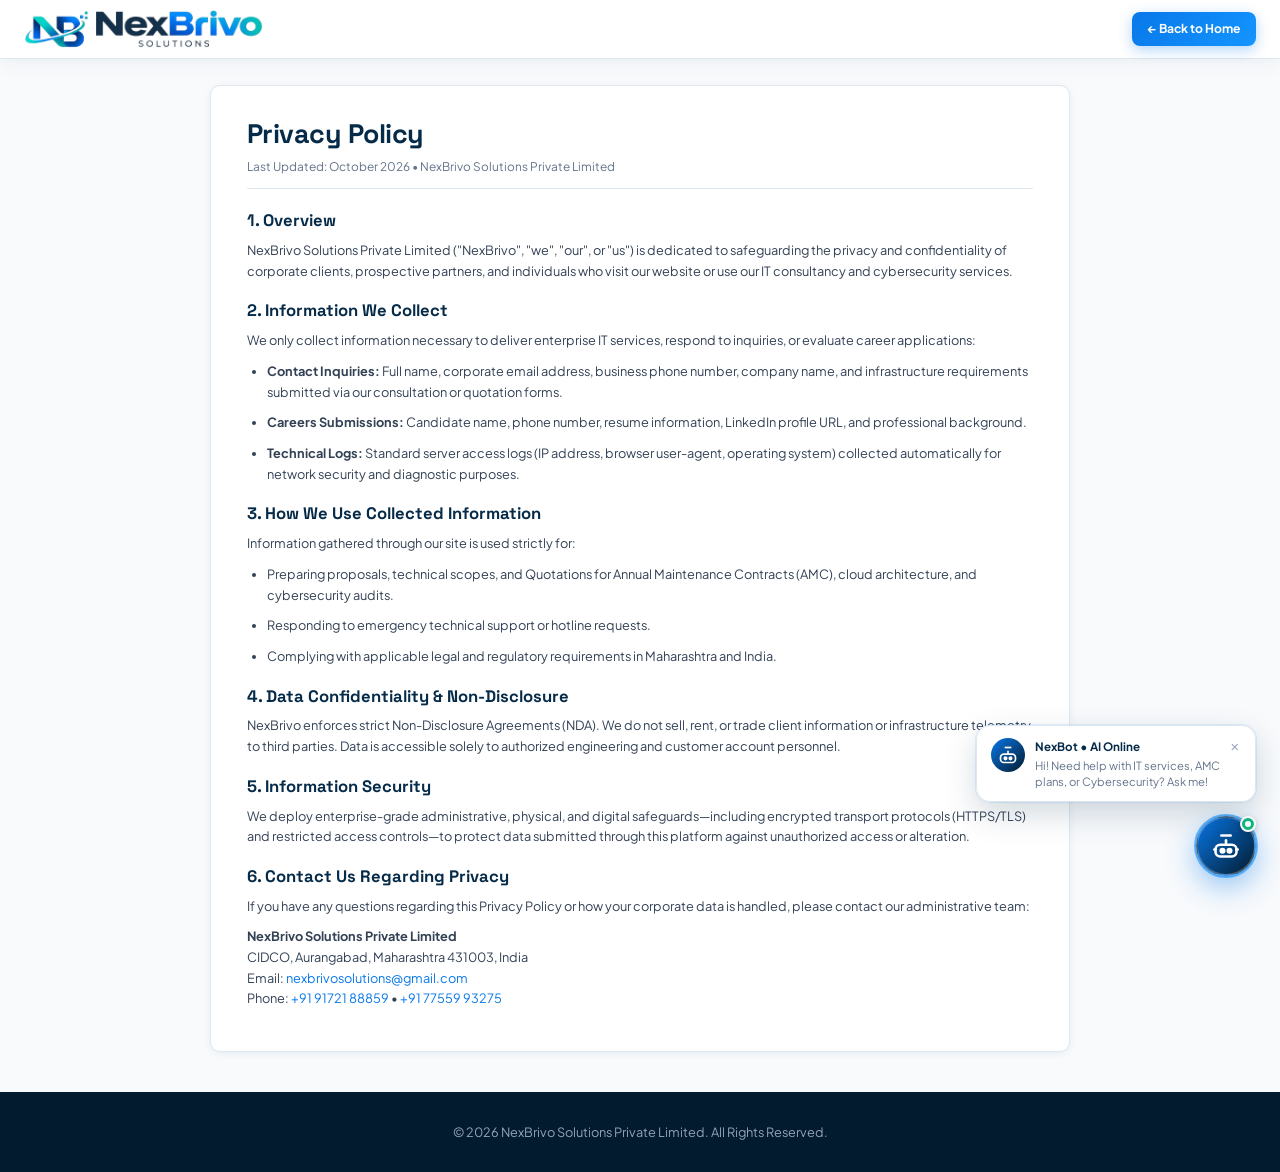
<file: privacy.html>
<!DOCTYPE html>
<html lang="en">
<head>
  <meta charset="UTF-8">
  <meta name="viewport" content="width=device-width, initial-scale=1.0">
  <title>Privacy Policy &bull; NexBrivo Solutions Pvt. Ltd.</title>
  <meta name="description" content="Privacy Policy of NexBrivo Solutions Private Limited. Learn how we collect, handle and protect enterprise data and communications.">
  <link rel="icon" type="image/png" href="assets/favicon.png">
  <link rel="preconnect" href="https://fonts.googleapis.com">
  <link rel="preconnect" href="https://fonts.gstatic.com" crossorigin>
  <link href="https://fonts.googleapis.com/css2?family=Plus+Jakarta+Sans:wght@400;500;600;700&family=Space+Grotesk:wght@600;700&display=swap" rel="stylesheet">
  <link rel="stylesheet" href="css/nexbrivo.css?v=3.6">
  <link rel="stylesheet" href="css/nexbot.css?v=1.0">
  <style>
    .legal-page-wrap {
      padding: 85px 0 40px;
      min-height: 80vh;
      background: #F8FAFC;
    }
    .legal-content-card {
      background: #FFFFFF;
      border: 1px solid var(--border);
      border-radius: var(--radius-md);
      padding: 32px 36px;
      box-shadow: var(--shadow-sm);
      max-width: 860px;
      margin: 0 auto;
    }
    .legal-content-card h1 {
      font-size: 1.85rem;
      margin-bottom: 6px;
      color: var(--primary-navy);
      letter-spacing: -0.02em;
    }
    .legal-content-card .legal-meta {
      font-size: 0.82rem;
      color: var(--secondary-text);
      margin-bottom: 22px;
      padding-bottom: 12px;
      border-bottom: 1px solid var(--border);
    }
    .legal-content-card h2 {
      font-size: 1.15rem;
      margin: 20px 0 8px;
      color: var(--primary-navy);
    }
    .legal-content-card p, .legal-content-card li {
      font-size: 0.88rem;
      line-height: 1.62;
      color: #334155;
      margin-bottom: 10px;
    }
    .legal-content-card ul {
      padding-left: 20px;
      margin-bottom: 14px;
    }
    @media (max-width: 768px) {
      .legal-content-card {
        padding: 20px;
      }
      .legal-page-wrap {
        padding-top: 75px;
      }
    }
  </style>
</head>
<body>
  <!-- Header -->
  <header class="main-navbar" style="position: fixed; top: 0; left: 0; width: 100%; z-index: 1000; background: rgba(255, 255, 255, 0.96); backdrop-filter: blur(12px); border-bottom: 1px solid var(--border);">
    <div class="container navbar-container" style="height: 58px; max-width: 1360px;">
      <a href="index.html" class="brand-logo-block" aria-label="NexBrivo Home">
        <img src="assets/logos/nexbrivo-logo-navbar.png?v=2" alt="NexBrivo Solutions" class="brand-logo-img" style="height: 38px;">
      </a>
      <div class="nav-actions-group">
        <a href="index.html" class="btn-primary-action" style="padding: 7px 16px; font-size: 0.84rem;">&larr; Back to Home</a>
      </div>
    </div>
  </header>

  <main class="legal-page-wrap">
    <div class="container">
      <article class="legal-content-card">
        <h1>Privacy Policy</h1>
        <div class="legal-meta">Last Updated: October 2026 &bull; NexBrivo Solutions Private Limited</div>

        <h2>1. Overview</h2>
        <p>NexBrivo Solutions Private Limited ("NexBrivo", "we", "our", or "us") is dedicated to safeguarding the privacy and confidentiality of corporate clients, prospective partners, and individuals who visit our website or use our IT consultancy and cybersecurity services.</p>

        <h2>2. Information We Collect</h2>
        <p>We only collect information necessary to deliver enterprise IT services, respond to inquiries, or evaluate career applications:</p>
        <ul>
          <li><strong>Contact Inquiries:</strong> Full name, corporate email address, business phone number, company name, and infrastructure requirements submitted via our consultation or quotation forms.</li>
          <li><strong>Careers Submissions:</strong> Candidate name, phone number, resume information, LinkedIn profile URL, and professional background.</li>
          <li><strong>Technical Logs:</strong> Standard server access logs (IP address, browser user-agent, operating system) collected automatically for network security and diagnostic purposes.</li>
        </ul>

        <h2>3. How We Use Collected Information</h2>
        <p>Information gathered through our site is used strictly for:</p>
        <ul>
          <li>Preparing proposals, technical scopes, and Quotations for Annual Maintenance Contracts (AMC), cloud architecture, and cybersecurity audits.</li>
          <li>Responding to emergency technical support or hotline requests.</li>
          <li>Complying with applicable legal and regulatory requirements in Maharashtra and India.</li>
        </ul>

        <h2>4. Data Confidentiality &amp; Non-Disclosure</h2>
        <p>NexBrivo enforces strict Non-Disclosure Agreements (NDA). We do not sell, rent, or trade client information or infrastructure telemetry to third parties. Data is accessible solely to authorized engineering and customer account personnel.</p>

        <h2>5. Information Security</h2>
        <p>We deploy enterprise-grade administrative, physical, and digital safeguards—including encrypted transport protocols (HTTPS/TLS) and restricted access controls—to protect data submitted through this platform against unauthorized access or alteration.</p>

        <h2>6. Contact Us Regarding Privacy</h2>
        <p>If you have any questions regarding this Privacy Policy or how your corporate data is handled, please contact our administrative team:</p>
        <p>
          <strong>NexBrivo Solutions Private Limited</strong><br>
          CIDCO, Aurangabad, Maharashtra 431003, India<br>
          Email: <a href="mailto:nexbrivosolutions@gmail.com" style="color: var(--primary-blue);">nexbrivosolutions@gmail.com</a><br>
          Phone: <a href="tel:+919172188859" style="color: var(--primary-blue);">+91 91721 88859</a> &bull; <a href="tel:+917755993275" style="color: var(--primary-blue);">+91 77559 93275</a>
        </p>
      </article>
    </div>
  </main>

  <footer class="site-footer" style="padding: 30px 0; background: var(--dark-navy); color: #94A3B8; font-size: 0.88rem; text-align: center;">
    <div class="container">
      <div>&copy; 2026 NexBrivo Solutions Private Limited. All Rights Reserved.</div>
    </div>
  </footer>
  <!-- NexBot AI Virtual IT & Cyber Assistant -->
  <script src="js/nexbot.js?v=1.0"></script>
</body>
</html>
</file>
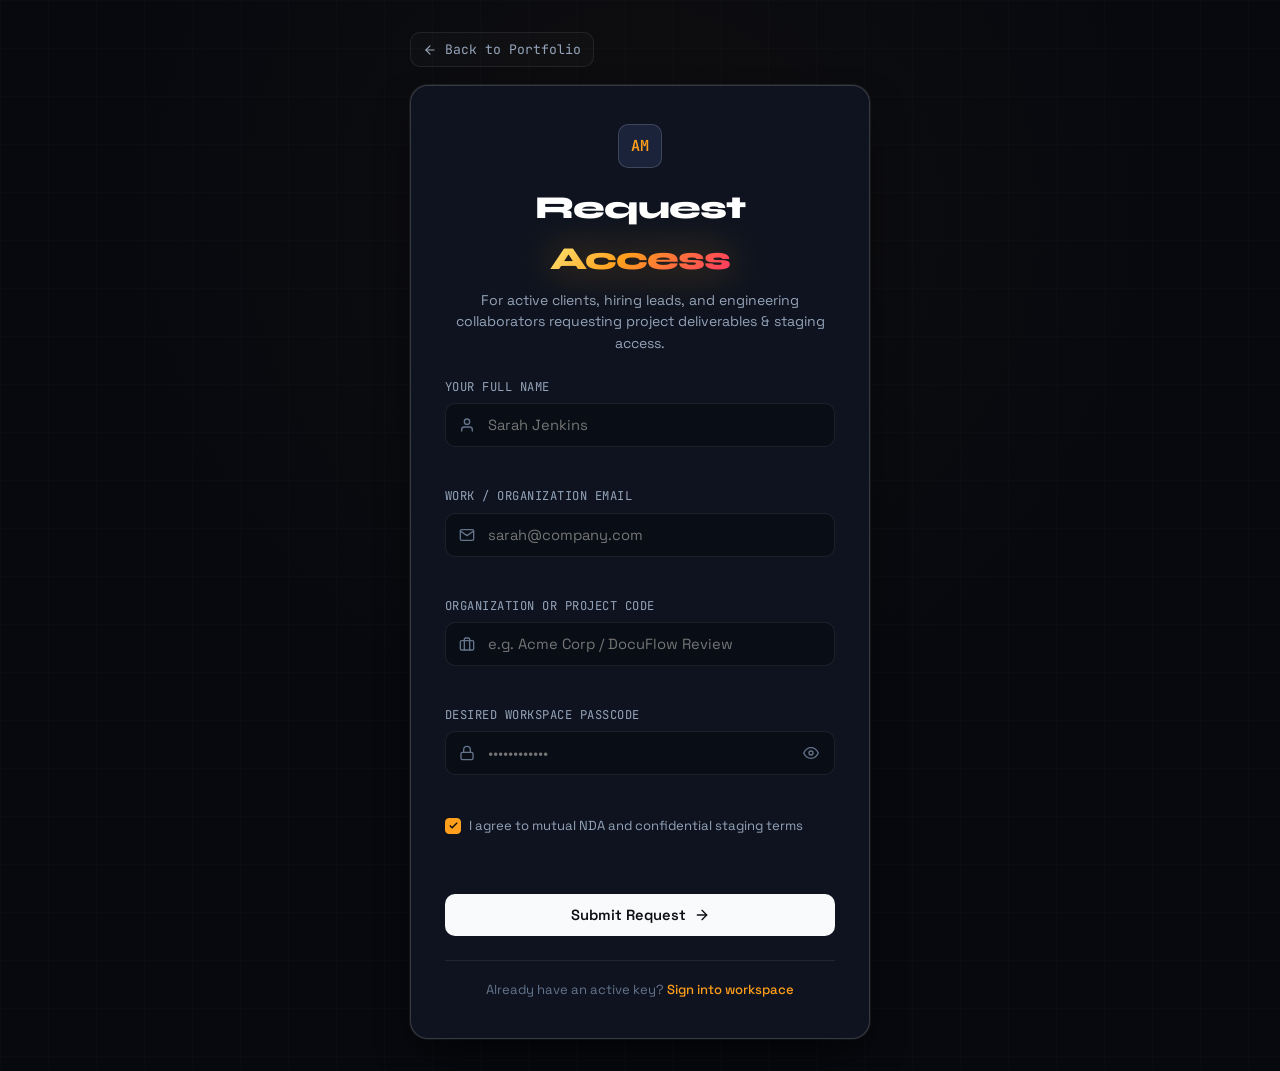
<file: register.html>
<!DOCTYPE html>
<html lang="en">

<head>
    <meta charset="UTF-8">
    <meta name="viewport" content="width=device-width, initial-scale=1.0">
    <meta name="description" content="Request collaborator access to Alex Morgan's private staging and deliverables portal.">
    <title>Request Access &mdash; Alex Morgan Portal</title>
    <!-- Google Fonts: Outfit (Display & Headings) + Plus Jakarta Sans (Interface & Body) + JetBrains Mono (Tech & Stats) -->
    <link rel="preconnect" href="https://fonts.googleapis.com">
    <link rel="preconnect" href="https://fonts.gstatic.com" crossorigin>
    <link href="https://fonts.googleapis.com/css2?family=JetBrains+Mono:wght@400;500;600;700&family=Outfit:wght@400;500;600;700;800;900&family=Plus+Jakarta+Sans:wght@300;400;500;600;700;800&display=swap" rel="stylesheet">
    <link rel="stylesheet" href="login.css">
</head>

<body>

    <!-- Main Wrapper -->
    <main class="login-wrapper">
        <a href="homepage.html" class="back-home-link" aria-label="Return to portfolio homepage">
            <svg viewBox="0 0 24 24" fill="none" stroke="currentColor" stroke-width="2" stroke-linecap="round" stroke-linejoin="round">
                <line x1="19" y1="12" x2="5" y2="12"></line>
                <polyline points="12 19 5 12 12 5"></polyline>
            </svg>
            <span>Back to Portfolio</span>
        </a>

        <div class="login-card" id="register-card">

            <!-- Card Header -->
            <header class="card-header">
                <div class="logo-badge" aria-label="Brand Initials">AM</div>
                <h1 class="title">Request <em>Access</em></h1>
                <p class="subtitle">For active clients, hiring leads, and engineering collaborators requesting project deliverables & staging access.</p>
            </header>

            <!-- Notification / Alert -->
            <div id="alert-box" class="alert alert-success hidden" role="alert">
                <svg width="16" height="16" viewBox="0 0 24 24" fill="none" stroke="currentColor" stroke-width="2" stroke-linecap="round" stroke-linejoin="round">
                    <path d="M22 11.08V12a10 10 0 1 1-5.93-9.14"></path>
                    <polyline points="22 4 12 14.01 9 11.01"></polyline>
                </svg>
                <span id="alert-message">Access request submitted. A notification has been sent to Alex.</span>
            </div>

            <!-- Registration Form -->
            <form id="register-form" class="login-form" novalidate>

                <!-- Full Name Field -->
                <div class="form-group">
                    <label for="user-name">Your Full Name</label>
                    <div class="input-container">
                        <span class="input-icon">
                            <svg viewBox="0 0 24 24" fill="none" stroke="currentColor" stroke-width="2" stroke-linecap="round" stroke-linejoin="round">
                                <path d="M20 21v-2a4 4 0 0 0-4-4H8a4 4 0 0 0-4 4v2"></path>
                                <circle cx="12" cy="7" r="4"></circle>
                            </svg>
                        </span>
                        <input type="text" id="user-name" name="fullname" placeholder="Sarah Jenkins" autocomplete="name" required>
                    </div>
                    <span class="field-error" id="name-error"></span>
                </div>

                <!-- Email Field -->
                <div class="form-group">
                    <label for="user-email">Work / Organization Email</label>
                    <div class="input-container">
                        <span class="input-icon">
                            <svg viewBox="0 0 24 24" fill="none" stroke="currentColor" stroke-width="2" stroke-linecap="round" stroke-linejoin="round">
                                <path d="M4 4h16c1.1 0 2 .9 2 2v12c0 1.1-.9 2-2 2H4c-1.1 0-2-.9-2-2V6c0-1.1.9-2 2-2z"></path>
                                <polyline points="22,6 12,13 2,6"></polyline>
                            </svg>
                        </span>
                        <input type="email" id="user-email" name="email" placeholder="sarah@company.com" autocomplete="email" required>
                    </div>
                    <span class="field-error" id="email-error"></span>
                </div>

                <!-- Project Reference or Organization -->
                <div class="form-group">
                    <label for="user-org">Organization or Project Code</label>
                    <div class="input-container">
                        <span class="input-icon">
                            <svg viewBox="0 0 24 24" fill="none" stroke="currentColor" stroke-width="2" stroke-linecap="round" stroke-linejoin="round">
                                <rect x="2" y="7" width="20" height="14" rx="2" ry="2"></rect>
                                <path d="M16 21V5a2 2 0 0 0-2-2h-4a2 2 0 0 0-2 2v16"></path>
                            </svg>
                        </span>
                        <input type="text" id="user-org" name="organization" placeholder="e.g. Acme Corp / DocuFlow Review" required>
                    </div>
                    <span class="field-error" id="org-error"></span>
                </div>

                <!-- Password Field -->
                <div class="form-group">
                    <label for="user-password">Desired Workspace Passcode</label>
                    <div class="input-container">
                        <span class="input-icon">
                            <svg viewBox="0 0 24 24" fill="none" stroke="currentColor" stroke-width="2" stroke-linecap="round" stroke-linejoin="round">
                                <rect x="3" y="11" width="18" height="11" rx="2" ry="2"></rect>
                                <path d="M7 11V7a5 5 0 0 1 10 0v4"></path>
                            </svg>
                        </span>
                        <input type="password" id="user-password" name="password" placeholder="••••••••••••" autocomplete="new-password" required>
                        <button type="button" class="toggle-password" id="toggle-password-btn" aria-label="Toggle password visibility" tabindex="0">
                            <!-- Eye Icon -->
                            <svg id="eye-icon" viewBox="0 0 24 24" fill="none" stroke="currentColor" stroke-width="2" stroke-linecap="round" stroke-linejoin="round">
                                <path d="M1 12s4-8 11-8 11 8 11 8-4 8-11 8-11-8-11-8z"></path>
                                <circle cx="12" cy="12" r="3"></circle>
                            </svg>
                            <!-- Eye Slash Icon -->
                            <svg id="eye-slash-icon" class="hidden" viewBox="0 0 24 24" fill="none" stroke="currentColor" stroke-width="2" stroke-linecap="round" stroke-linejoin="round">
                                <path d="M17.94 17.94A10.07 10.07 0 0 1 12 20c-7 0-11-8-11-8a18.45 18.45 0 0 1 5.06-5.94M9.9 4.24A9.12 9.12 0 0 1 12 4c7 0 11 8 11 8a18.5 18.5 0 0 1-2.16 3.19m-6.72-1.07a3 3 0 1 1-4.24-4.24"></path>
                                <line x1="1" y1="1" x2="23" y2="23"></line>
                            </svg>
                        </button>
                    </div>

                    <!-- Password Strength Meter -->
                    <div class="strength-meter" id="strength-meter">
                        <div class="strength-track">
                            <div class="strength-bar" id="strength-bar"></div>
                        </div>
                        <div class="strength-info">
                            <span>Passcode complexity</span>
                            <span class="strength-label" id="strength-label">Too short</span>
                        </div>
                    </div>

                    <span class="field-error" id="password-error"></span>
                </div>

                <!-- Terms Notice -->
                <div class="remember-row">
                    <label class="checkbox-container">
                        <input type="checkbox" id="agree-terms" name="terms" checked>
                        <span class="checkmark">
                            <svg viewBox="0 0 24 24" fill="none" stroke="currentColor">
                                <polyline points="20 6 9 17 4 12"></polyline>
                            </svg>
                        </span>
                        <span class="checkbox-label">I agree to mutual NDA and confidential staging terms</span>
                    </label>
                </div>
                <span class="field-error" id="terms-error"></span>

                <!-- Submit Button -->
                <button type="submit" class="submit-btn" id="submit-btn">
                    <span id="btn-text">Submit Request</span>
                    <span class="btn-spinner hidden" id="btn-spinner"></span>
                    <svg id="btn-icon" width="16" height="16" viewBox="0 0 24 24" fill="none" stroke="currentColor" stroke-width="2" stroke-linecap="round" stroke-linejoin="round">
                        <line x1="5" y1="12" x2="19" y2="12"></line>
                        <polyline points="12 5 19 12 12 19"></polyline>
                    </svg>
                </button>

            </form>

            <!-- Card Footer -->
            <footer class="card-footer">
                <p>Already have an active key? <a href="login.html" class="signup-link">Sign into workspace</a></p>
            </footer>

        </div>
    </main>

    <!-- Interactive Script -->
    <script>
        document.addEventListener('DOMContentLoaded', () => {
            const registerForm = document.getElementById('register-form');
            const nameInput = document.getElementById('user-name');
            const emailInput = document.getElementById('user-email');
            const orgInput = document.getElementById('user-org');
            const passwordInput = document.getElementById('user-password');
            const termsInput = document.getElementById('agree-terms');
            
            const nameError = document.getElementById('name-error');
            const emailError = document.getElementById('email-error');
            const orgError = document.getElementById('org-error');
            const passwordError = document.getElementById('password-error');
            const termsError = document.getElementById('terms-error');

            const togglePasswordBtn = document.getElementById('toggle-password-btn');
            const eyeIcon = document.getElementById('eye-icon');
            const eyeSlashIcon = document.getElementById('eye-slash-icon');
            
            const submitBtn = document.getElementById('submit-btn');
            const btnText = document.getElementById('btn-text');
            const btnSpinner = document.getElementById('btn-spinner');
            const btnIcon = document.getElementById('btn-icon');
            const alertBox = document.getElementById('alert-box');
            const alertMessage = document.getElementById('alert-message');
            const registerCard = document.getElementById('register-card');

            const strengthMeter = document.getElementById('strength-meter');
            const strengthBar = document.getElementById('strength-bar');
            const strengthLabel = document.getElementById('strength-label');

            // 1. Show / Hide Password Toggle
            togglePasswordBtn.addEventListener('click', () => {
                const isPassword = passwordInput.type === 'password';
                passwordInput.type = isPassword ? 'text' : 'password';
                eyeIcon.classList.toggle('hidden', isPassword);
                eyeSlashIcon.classList.toggle('hidden', !isPassword);
                passwordInput.focus();
            });

            // 2. Password Strength Evaluation
            passwordInput.addEventListener('input', () => {
                const val = passwordInput.value;
                if (!val) {
                    strengthMeter.classList.remove('active');
                    return;
                }

                strengthMeter.classList.add('active');

                let score = 0;
                if (val.length >= 6) score += 1;
                if (val.length >= 10) score += 1;
                if (/[A-Z]/.test(val)) score += 1;
                if (/[0-9]/.test(val)) score += 1;
                if (/[^A-Za-z0-9]/.test(val)) score += 1;

                if (score <= 1) {
                    strengthBar.style.width = '25%';
                    strengthBar.style.backgroundColor = '#f43f5e';
                    strengthLabel.textContent = 'Basic';
                    strengthLabel.style.color = '#fb7185';
                } else if (score === 2 || score === 3) {
                    strengthBar.style.width = '60%';
                    strengthBar.style.backgroundColor = '#e59840';
                    strengthLabel.textContent = 'Sufficient';
                    strengthLabel.style.color = '#fcd34d';
                } else {
                    strengthBar.style.width = '100%';
                    strengthBar.style.backgroundColor = '#10b981';
                    strengthLabel.textContent = 'Strong';
                    strengthLabel.style.color = '#34d399';
                }

                passwordError.textContent = '';
                passwordInput.classList.remove('input-error');
            });

            [nameInput, emailInput, orgInput].forEach(input => {
                input.addEventListener('input', () => {
                    input.classList.remove('input-error');
                });
            });

            // 3. Form Validation & Submission
            registerForm.addEventListener('submit', (e) => {
                e.preventDefault();

                let isValid = true;
                const nameVal = nameInput.value.trim();
                const emailVal = emailInput.value.trim();
                const orgVal = orgInput.value.trim();
                const passwordVal = passwordInput.value;

                if (!nameVal) {
                    nameError.textContent = 'Full name is required.';
                    nameInput.classList.add('input-error');
                    isValid = false;
                } else {
                    nameError.textContent = '';
                }

                const emailPattern = /^[^\s@]+@[^\s@]+\.[^\s@]+$/;
                if (!emailVal || !emailPattern.test(emailVal)) {
                    emailError.textContent = 'Valid work email is required.';
                    emailInput.classList.add('input-error');
                    isValid = false;
                } else {
                    emailError.textContent = '';
                }

                if (!orgVal) {
                    orgError.textContent = 'Organization or project name is required.';
                    orgInput.classList.add('input-error');
                    isValid = false;
                } else {
                    orgError.textContent = '';
                }

                if (!passwordVal || passwordVal.length < 6) {
                    passwordError.textContent = 'Passcode must be at least 6 characters.';
                    passwordInput.classList.add('input-error');
                    isValid = false;
                } else {
                    passwordError.textContent = '';
                }

                if (!termsInput.checked) {
                    termsError.textContent = 'You must agree to confidentiality terms.';
                    isValid = false;
                } else {
                    termsError.textContent = '';
                }

                if (!isValid) {
                    registerCard.classList.remove('shake-animation');
                    void registerCard.offsetWidth;
                    registerCard.classList.add('shake-animation');
                    return;
                }

                submitBtn.disabled = true;
                btnText.textContent = 'Submitting Request...';
                btnSpinner.classList.remove('hidden');
                btnIcon.classList.add('hidden');
                alertBox.classList.add('hidden');

                setTimeout(() => {
                    submitBtn.disabled = false;
                    btnText.textContent = 'Submit Request';
                    btnSpinner.classList.add('hidden');
                    btnIcon.classList.remove('hidden');

                    alertBox.className = 'alert alert-success';
                    alertMessage.textContent = 'Request received! Alex will review and email your workspace key.';
                    alertBox.classList.remove('hidden');
                    registerForm.reset();
                }, 900);
            });
        });
    </script>
</body>

</html>
</file>
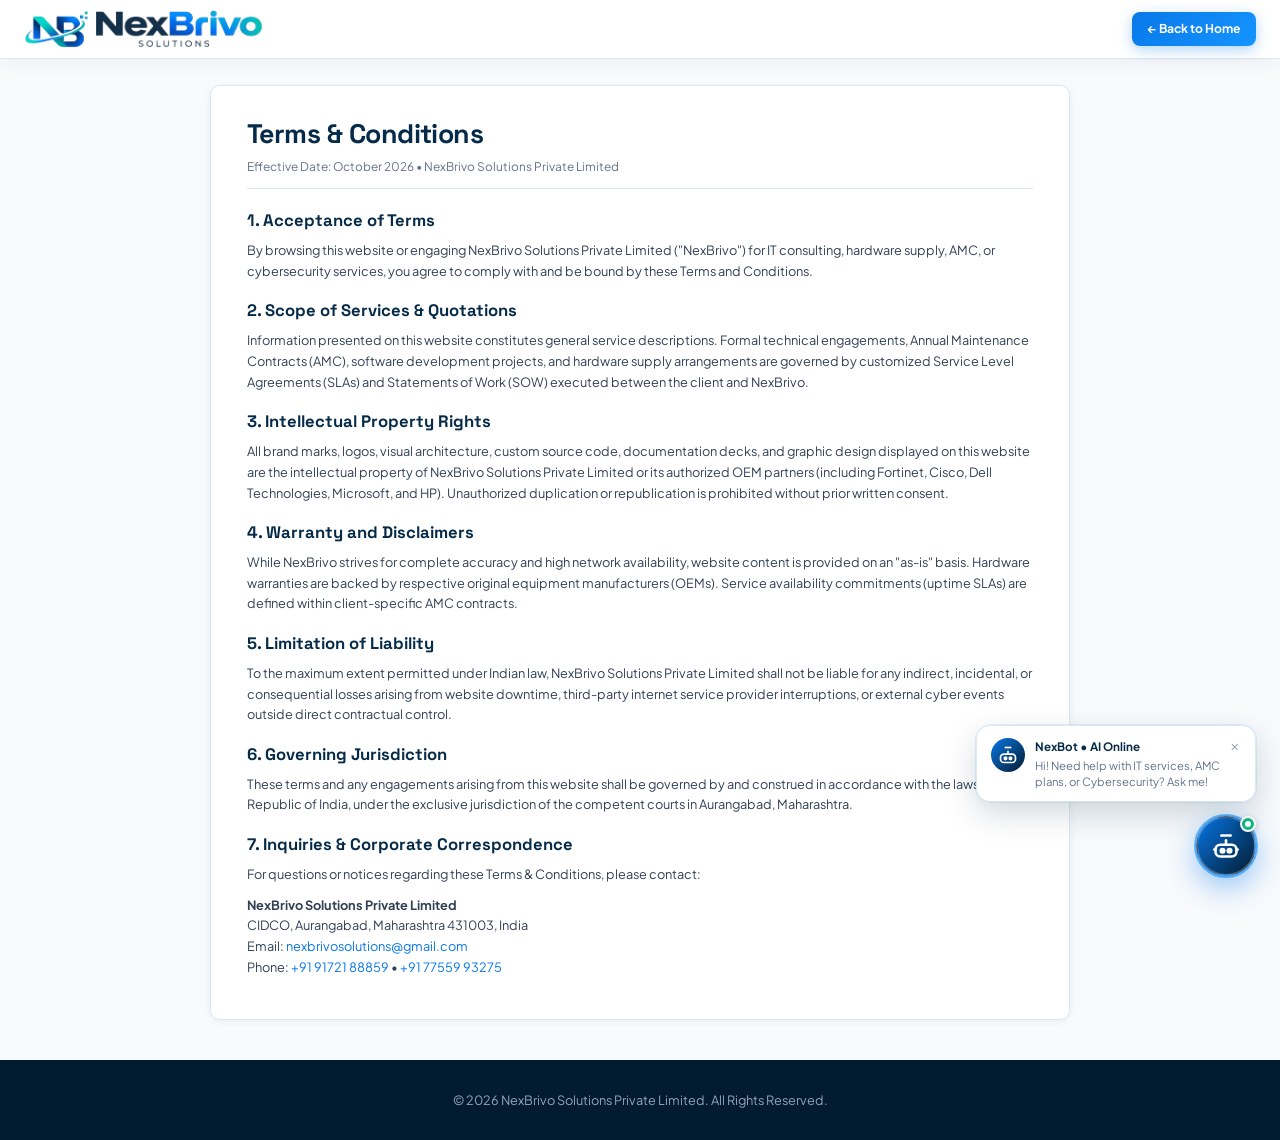
<file: terms.html>
<!DOCTYPE html>
<html lang="en">

<head>
  <meta charset="UTF-8">
  <meta name="viewport" content="width=device-width, initial-scale=1.0">
  <title>Terms &amp; Conditions &bull; NexBrivo Solutions Pvt. Ltd.</title>
  <meta name="description"
    content="Terms & Conditions for enterprise IT services, AMC contracts, software development and cybersecurity consulting by NexBrivo Solutions Private Limited.">
  <link rel="icon" type="image/png" href="assets/favicon.png">
  <link rel="preconnect" href="https://fonts.googleapis.com">
  <link rel="preconnect" href="https://fonts.gstatic.com" crossorigin>
  <link
    href="https://fonts.googleapis.com/css2?family=Plus+Jakarta+Sans:wght@400;500;600;700&family=Space+Grotesk:wght@600;700&display=swap"
    rel="stylesheet">
  <link rel="stylesheet" href="css/nexbrivo.css?v=3.6">
  <link rel="stylesheet" href="css/nexbot.css?v=1.0">
  <style>
    .legal-page-wrap {
      padding: 85px 0 40px;
      min-height: 80vh;
      background: #F8FAFC;
    }

    .legal-content-card {
      background: #FFFFFF;
      border: 1px solid var(--border);
      border-radius: var(--radius-md);
      padding: 32px 36px;
      box-shadow: var(--shadow-sm);
      max-width: 860px;
      margin: 0 auto;
    }

    .legal-content-card h1 {
      font-size: 1.85rem;
      margin-bottom: 6px;
      color: var(--primary-navy);
      letter-spacing: -0.02em;
    }

    .legal-content-card .legal-meta {
      font-size: 0.82rem;
      color: var(--secondary-text);
      margin-bottom: 22px;
      padding-bottom: 12px;
      border-bottom: 1px solid var(--border);
    }

    .legal-content-card h2 {
      font-size: 1.15rem;
      margin: 20px 0 8px;
      color: var(--primary-navy);
    }

    .legal-content-card p,
    .legal-content-card li {
      font-size: 0.88rem;
      line-height: 1.62;
      color: #334155;
      margin-bottom: 10px;
    }

    .legal-content-card ul {
      padding-left: 20px;
      margin-bottom: 14px;
    }

    @media (max-width: 768px) {
      .legal-content-card {
        padding: 20px;
      }

      .legal-page-wrap {
        padding-top: 75px;
      }
    }
  </style>
</head>

<body>
  <!-- Header -->
  <header class="main-navbar"
    style="position: fixed; top: 0; left: 0; width: 100%; z-index: 1000; background: rgba(255, 255, 255, 0.96); backdrop-filter: blur(12px); border-bottom: 1px solid var(--border);">
    <div class="container navbar-container" style="height: 58px; max-width: 1360px;">
      <a href="index.html" class="brand-logo-block" aria-label="NexBrivo Home">
        <img src="assets/logos/nexbrivo-logo-navbar.png?v=2" alt="NexBrivo Solutions" class="brand-logo-img"
          style="height: 38px;">
      </a>
      <div class="nav-actions-group">
        <a href="index.html" class="btn-primary-action" style="padding: 7px 16px; font-size: 0.84rem;">&larr; Back to
          Home</a>
      </div>
    </div>
  </header>

  <main class="legal-page-wrap">
    <div class="container">
      <article class="legal-content-card">
        <h1>Terms &amp; Conditions</h1>
        <div class="legal-meta">Effective Date: October 2026 &bull; NexBrivo Solutions Private Limited</div>

        <h2>1. Acceptance of Terms</h2>
        <p>By browsing this website or engaging NexBrivo Solutions Private Limited ("NexBrivo") for IT consulting,
          hardware supply, AMC, or cybersecurity services, you agree to comply with and be bound by these Terms and
          Conditions.</p>

        <h2>2. Scope of Services &amp; Quotations</h2>
        <p>Information presented on this website constitutes general service descriptions. Formal technical engagements,
          Annual Maintenance Contracts (AMC), software development projects, and hardware supply arrangements are
          governed by customized Service Level Agreements (SLAs) and Statements of Work (SOW) executed between the
          client and NexBrivo.</p>

        <h2>3. Intellectual Property Rights</h2>
        <p>All brand marks, logos, visual architecture, custom source code, documentation decks, and graphic design
          displayed on this website are the intellectual property of NexBrivo Solutions Private Limited or its
          authorized OEM partners (including Fortinet, Cisco, Dell Technologies, Microsoft, and HP). Unauthorized
          duplication or republication is prohibited without prior written consent.</p>

        <h2>4. Warranty and Disclaimers</h2>
        <p>While NexBrivo strives for complete accuracy and high network availability, website content is provided on an
          "as-is" basis. Hardware warranties are backed by respective original equipment manufacturers (OEMs). Service
          availability commitments (uptime SLAs) are defined within client-specific AMC contracts.</p>

        <h2>5. Limitation of Liability</h2>
        <p>To the maximum extent permitted under Indian law, NexBrivo Solutions Private Limited shall not be liable for
          any indirect, incidental, or consequential losses arising from website downtime, third-party internet service
          provider interruptions, or external cyber events outside direct contractual control.</p>

        <h2>6. Governing Jurisdiction</h2>
        <p>These terms and any engagements arising from this website shall be governed by and construed in accordance
          with the laws of the Republic of India, under the exclusive jurisdiction of the competent courts in
          Aurangabad, Maharashtra.</p>

        <h2>7. Inquiries &amp; Corporate Correspondence</h2>
        <p>For questions or notices regarding these Terms &amp; Conditions, please contact:</p>
        <p>
          <strong>NexBrivo Solutions Private Limited</strong><br>
          CIDCO, Aurangabad, Maharashtra 431003, India<br>
          Email: <a href="mailto:nexbrivosolutions@gmail.com"
            style="color: var(--primary-blue);">nexbrivosolutions@gmail.com</a><br>
          Phone: <a href="tel:+919172188859" style="color: var(--primary-blue);">+91 91721 88859</a> &bull; <a
            href="tel:+917755993275" style="color: var(--primary-blue);">+91 77559 93275</a>
        </p>
      </article>
    </div>
  </main>

  <footer class="site-footer"
    style="padding: 30px 0; background: var(--dark-navy); color: #94A3B8; font-size: 0.88rem; text-align: center;">
    <div class="container">
      <div>&copy; 2026 NexBrivo Solutions Private Limited. All Rights Reserved.</div>
    </div>
  </footer>
  <!-- NexBot AI Virtual IT & Cyber Assistant -->
  <script src="js/nexbot.js?v=1.0"></script>
</body>

</html>
</file>
<file: css/nexbot.css>
/* ==========================================================================
   NEXBOT — OFFICIAL AI VIRTUAL ASSISTANT & CHATBOT WIDGET
   NexBrivo Solutions Private Limited
   ========================================================================== */

/* --------------------------------------------------------------------------
   1. ADJUST FLOATING BUTTON STACKING
   Coordinate existing WhatsApp and Back-To-Top buttons so they stack gracefully
   above the NexBot launcher at bottom-right.
   -------------------------------------------------------------------------- */
.floating-whatsapp-btn {
  bottom: 96px !important;
  right: 24px !important;
  z-index: 9998 !important;
}

.back-to-top-btn,
#backToTopBtn {
  bottom: 160px !important;
  right: 26px !important;
  z-index: 9997 !important;
}

@media (max-width: 768px) {
  .floating-whatsapp-btn {
    bottom: 136px !important;
    right: 16px !important;
    width: 46px !important;
    height: 46px !important;
  }
  .back-to-top-btn,
  #backToTopBtn {
    bottom: 190px !important;
    right: 18px !important;
    width: 38px !important;
    height: 38px !important;
  }
}

/* --------------------------------------------------------------------------
   2. NEXBOT LAUNCHER (FLOATING BUTTON & TEASER)
   -------------------------------------------------------------------------- */
#nexbotWidget {
  position: fixed;
  bottom: 24px;
  right: 24px;
  z-index: 10000;
  font-family: var(--font-sans, 'Plus Jakarta Sans', -apple-system, BlinkMacSystemFont, sans-serif);
  color: var(--main-text, #172B3A);
}

@media (max-width: 768px) {
  #nexbotWidget {
    bottom: 74px;
    right: 16px;
  }
}

/* Launcher Trigger Button */
.nexbot-launcher-btn {
  position: relative;
  display: flex;
  align-items: center;
  justify-content: center;
  width: 60px;
  height: 60px;
  border-radius: 50%;
  background: linear-gradient(135deg, #0878E8 0%, #031B2E 100%);
  color: #FFFFFF;
  border: 2px solid rgba(255, 255, 255, 0.25);
  box-shadow: 0 10px 30px rgba(8, 120, 232, 0.45), 0 0 0 1px rgba(20, 149, 255, 0.3);
  cursor: pointer;
  outline: none;
  transition: transform 0.28s cubic-bezier(0.34, 1.56, 0.64, 1), box-shadow 0.28s ease, background 0.3s ease;
  user-select: none;
  -webkit-tap-highlight-color: transparent;
}

@media (max-width: 768px) {
  .nexbot-launcher-btn {
    width: 52px;
    height: 52px;
  }
}

.nexbot-launcher-btn:hover {
  transform: scale(1.08) translateY(-2px);
  box-shadow: 0 14px 36px rgba(8, 120, 232, 0.6), 0 0 20px rgba(20, 149, 255, 0.5);
}

.nexbot-launcher-btn:active {
  transform: scale(0.95);
}

/* Pulsing Outer Glow Ring */
.nexbot-pulse-ring {
  position: absolute;
  top: -4px;
  left: -4px;
  right: -4px;
  bottom: -4px;
  border-radius: 50%;
  border: 2px solid #1495FF;
  opacity: 0.6;
  animation: nexbotPulse 2.4s infinite cubic-bezier(0.4, 0, 0.6, 1);
  pointer-events: none;
}

@keyframes nexbotPulse {
  0% {
    transform: scale(1);
    opacity: 0.8;
  }
  50% {
    transform: scale(1.22);
    opacity: 0;
  }
  100% {
    transform: scale(1.22);
    opacity: 0;
  }
}

/* Launcher Icons */
.nexbot-launcher-icon,
.nexbot-close-icon {
  width: 28px;
  height: 28px;
  transition: transform 0.3s cubic-bezier(0.4, 0, 0.2, 1), opacity 0.25s ease;
  position: absolute;
  top: 50%;
  left: 50%;
  transform: translate(-50%, -50%);
}

@media (max-width: 768px) {
  .nexbot-launcher-icon,
  .nexbot-close-icon {
    width: 24px;
    height: 24px;
  }
}

.nexbot-launcher-icon svg,
.nexbot-close-icon svg {
  width: 100%;
  height: 100%;
  display: block;
}

.nexbot-close-icon {
  opacity: 0;
  transform: translate(-50%, -50%) rotate(-90deg) scale(0.6);
  pointer-events: none;
}

#nexbotWidget.open .nexbot-launcher-icon {
  opacity: 0;
  transform: translate(-50%, -50%) rotate(90deg) scale(0.6);
  pointer-events: none;
}

#nexbotWidget.open .nexbot-close-icon {
  opacity: 1;
  transform: translate(-50%, -50%) rotate(0deg) scale(1);
  pointer-events: auto;
}

/* Online Status Pill Badge on Launcher */
.nexbot-online-badge {
  position: absolute;
  top: -2px;
  right: -2px;
  display: flex;
  align-items: center;
  justify-content: center;
  width: 16px;
  height: 16px;
  background: #10B981;
  border: 2px solid #FFFFFF;
  border-radius: 50%;
  box-shadow: 0 2px 6px rgba(0, 0, 0, 0.2);
}

.nexbot-online-dot {
  width: 6px;
  height: 6px;
  background: #FFFFFF;
  border-radius: 50%;
  animation: nexbotDotBlink 2s infinite ease-in-out;
}

@keyframes nexbotDotBlink {
  0%, 100% { opacity: 1; transform: scale(1); }
  50% { opacity: 0.4; transform: scale(0.7); }
}

/* Notification Unread Bubble */
.nexbot-unread-pill {
  position: absolute;
  top: -6px;
  left: -6px;
  background: #EF4444;
  color: #FFFFFF;
  font-size: 0.72rem;
  font-weight: 800;
  padding: 2px 6px;
  border-radius: 12px;
  border: 2px solid #FFFFFF;
  box-shadow: 0 4px 10px rgba(239, 68, 68, 0.4);
  line-height: 1;
  transition: transform 0.2s ease, opacity 0.2s ease;
}

.nexbot-unread-pill.hidden {
  opacity: 0;
  transform: scale(0);
  pointer-events: none;
}

/* Teaser / Greeting Popup Bubble */
.nexbot-teaser-bubble {
  position: absolute;
  bottom: 74px;
  right: 0;
  width: 280px;
  background: rgba(255, 255, 255, 0.98);
  backdrop-filter: blur(14px);
  -webkit-backdrop-filter: blur(14px);
  border: 1px solid var(--border, #DCE7F0);
  border-radius: 14px;
  padding: 12px 14px;
  box-shadow: 0 12px 32px rgba(6, 43, 73, 0.18), 0 0 0 1px rgba(8, 120, 232, 0.1);
  display: flex;
  align-items: flex-start;
  gap: 10px;
  cursor: pointer;
  transform-origin: bottom right;
  animation: nexbotTeaserPop 0.45s cubic-bezier(0.34, 1.56, 0.64, 1);
  transition: transform 0.2s ease, opacity 0.2s ease;
  z-index: 9999;
}

@keyframes nexbotTeaserPop {
  from {
    opacity: 0;
    transform: translateY(14px) scale(0.9);
  }
  to {
    opacity: 1;
    transform: translateY(0) scale(1);
  }
}

.nexbot-teaser-bubble:hover {
  transform: translateY(-2px);
  box-shadow: 0 16px 36px rgba(6, 43, 73, 0.24);
}

.nexbot-teaser-bubble.hidden {
  display: none !important;
}

.nexbot-teaser-avatar {
  width: 34px;
  height: 34px;
  border-radius: 50%;
  background: linear-gradient(135deg, #0878E8, #031B2E);
  display: flex;
  align-items: center;
  justify-content: center;
  flex-shrink: 0;
  color: #FFFFFF;
}

.nexbot-teaser-avatar svg {
  width: 20px;
  height: 20px;
}

.nexbot-teaser-content {
  flex: 1;
}

.nexbot-teaser-title {
  font-size: 0.8rem;
  font-weight: 700;
  color: var(--primary-navy, #062B49);
  display: flex;
  align-items: center;
  justify-content: space-between;
  margin-bottom: 2px;
}

.nexbot-teaser-text {
  font-size: 0.78rem;
  color: var(--secondary-text, #64748B);
  line-height: 1.35;
  margin: 0;
}

.nexbot-teaser-close {
  background: transparent;
  border: none;
  color: #94A3B8;
  font-size: 1rem;
  line-height: 1;
  cursor: pointer;
  padding: 0 2px;
  transition: color 0.15s ease;
}

.nexbot-teaser-close:hover {
  color: #062B49;
}

/* --------------------------------------------------------------------------
   3. NEXBOT MAIN CHAT WINDOW
   -------------------------------------------------------------------------- */
.nexbot-window {
  position: absolute;
  bottom: 76px;
  right: 0;
  width: 390px;
  height: 580px;
  max-height: calc(100vh - 120px);
  background: #FFFFFF;
  border-radius: 20px;
  border: 1px solid var(--border, #DCE7F0);
  box-shadow: 0 20px 50px rgba(3, 27, 46, 0.22), 0 0 0 1px rgba(8, 120, 232, 0.12);
  display: flex;
  flex-direction: column;
  overflow: hidden;
  transform-origin: bottom right;
  opacity: 0;
  visibility: hidden;
  transform: scale(0.92) translateY(20px);
  transition: opacity 0.3s cubic-bezier(0.16, 1, 0.3, 1), transform 0.3s cubic-bezier(0.16, 1, 0.3, 1), visibility 0.3s ease;
  z-index: 10002;
}

#nexbotWidget.open .nexbot-window {
  opacity: 1;
  visibility: visible;
  transform: scale(1) translateY(0);
}

@media (max-width: 480px) {
  .nexbot-window {
    position: fixed;
    bottom: 8px;
    right: 8px;
    left: 8px;
    width: auto;
    height: calc(100vh - 84px);
    max-height: 640px;
    border-radius: 16px;
  }
}

/* --------------------------------------------------------------------------
   4. CHAT HEADER
   -------------------------------------------------------------------------- */
.nexbot-header {
  background: linear-gradient(135deg, #031B2E 0%, #062B49 55%, #0878E8 100%);
  color: #FFFFFF;
  padding: 14px 16px;
  display: flex;
  align-items: center;
  justify-content: space-between;
  border-bottom: 1px solid rgba(255, 255, 255, 0.1);
  position: relative;
  flex-shrink: 0;
}

.nexbot-header::after {
  content: '';
  position: absolute;
  bottom: 0;
  left: 0;
  right: 0;
  height: 2px;
  background: linear-gradient(90deg, #1495FF, #10B981, #0878E8);
}

.nexbot-profile {
  display: flex;
  align-items: center;
  gap: 12px;
}

.nexbot-avatar-wrap {
  position: relative;
  width: 40px;
  height: 40px;
  border-radius: 50%;
  background: rgba(255, 255, 255, 0.12);
  backdrop-filter: blur(8px);
  border: 1.5px solid rgba(255, 255, 255, 0.3);
  display: flex;
  align-items: center;
  justify-content: center;
  color: #FFFFFF;
  box-shadow: 0 4px 14px rgba(0, 0, 0, 0.25);
}

.nexbot-avatar-wrap svg {
  width: 22px;
  height: 22px;
}

.nexbot-avatar-wrap .online-indicator {
  position: absolute;
  bottom: 0;
  right: 0;
  width: 11px;
  height: 11px;
  background: #10B981;
  border: 2px solid #062B49;
  border-radius: 50%;
}

.nexbot-meta {
  display: flex;
  flex-direction: column;
}

.nexbot-title-row {
  display: flex;
  align-items: center;
  gap: 6px;
}

.nexbot-name {
  font-family: var(--font-display, 'Space Grotesk', sans-serif);
  font-size: 1.05rem;
  font-weight: 700;
  letter-spacing: -0.01em;
  color: #FFFFFF;
  line-height: 1.2;
}

.nexbot-badge {
  background: rgba(20, 149, 255, 0.25);
  border: 1px solid rgba(20, 149, 255, 0.5);
  color: #60A5FA;
  font-size: 0.65rem;
  font-weight: 700;
  text-transform: uppercase;
  padding: 1px 6px;
  border-radius: 10px;
  letter-spacing: 0.05em;
}

.nexbot-status {
  font-size: 0.75rem;
  color: #93C5FD;
  display: flex;
  align-items: center;
  gap: 5px;
  margin-top: 1px;
}

.nexbot-status-dot {
  width: 6px;
  height: 6px;
  border-radius: 50%;
  background: #10B981;
  display: inline-block;
  box-shadow: 0 0 6px #10B981;
}

/* Header Action Controls */
.nexbot-controls {
  display: flex;
  align-items: center;
  gap: 4px;
}

.nexbot-icon-btn {
  background: rgba(255, 255, 255, 0.1);
  border: 1px solid rgba(255, 255, 255, 0.15);
  color: #E2E8F0;
  width: 30px;
  height: 30px;
  border-radius: 8px;
  display: flex;
  align-items: center;
  justify-content: center;
  cursor: pointer;
  transition: all 0.2s ease;
}

.nexbot-icon-btn:hover {
  background: rgba(255, 255, 255, 0.25);
  color: #FFFFFF;
  transform: translateY(-1px);
}

.nexbot-icon-btn svg {
  width: 15px;
  height: 15px;
}

/* --------------------------------------------------------------------------
   5. CHAT MESSAGES BODY
   -------------------------------------------------------------------------- */
.nexbot-body {
  flex: 1;
  overflow-y: auto;
  padding: 16px;
  display: flex;
  flex-direction: column;
  gap: 14px;
  background: linear-gradient(180deg, #F8FAFC 0%, #FFFFFF 100%);
  scroll-behavior: smooth;
}

/* Custom Scrollbar */
.nexbot-body::-webkit-scrollbar {
  width: 6px;
}

.nexbot-body::-webkit-scrollbar-track {
  background: transparent;
}

.nexbot-body::-webkit-scrollbar-thumb {
  background: #CBD5E1;
  border-radius: 6px;
}

.nexbot-body::-webkit-scrollbar-thumb:hover {
  background: #94A3B8;
}

/* Welcome Card inside Chat */
.nexbot-welcome-card {
  background: #FFFFFF;
  border: 1px solid var(--border, #DCE7F0);
  border-radius: 14px;
  padding: 16px;
  box-shadow: var(--shadow-sm, 0 2px 8px rgba(6, 43, 73, 0.06));
  text-align: center;
  animation: nexbotFadeIn 0.35s ease;
}

@keyframes nexbotFadeIn {
  from { opacity: 0; transform: translateY(8px); }
  to { opacity: 1; transform: translateY(0); }
}

.nwc-icon-ring {
  width: 48px;
  height: 48px;
  border-radius: 50%;
  background: linear-gradient(135deg, rgba(8, 120, 232, 0.12), rgba(20, 149, 255, 0.22));
  color: var(--primary-blue, #0878E8);
  display: flex;
  align-items: center;
  justify-content: center;
  margin: 0 auto 10px;
}

.nwc-icon-ring svg {
  width: 26px;
  height: 26px;
}

.nwc-title {
  font-family: var(--font-display, 'Space Grotesk', sans-serif);
  font-size: 1.05rem;
  font-weight: 700;
  color: var(--primary-navy, #062B49);
  margin-bottom: 4px;
}

.nwc-desc {
  font-size: 0.82rem;
  color: var(--secondary-text, #64748B);
  line-height: 1.45;
  margin-bottom: 12px;
}

.nwc-chips-title {
  font-size: 0.72rem;
  font-weight: 700;
  text-transform: uppercase;
  color: #94A3B8;
  letter-spacing: 0.05em;
  margin-bottom: 8px;
}

/* Suggestion Quick Chips in Welcome & Footer */
.nexbot-chips-grid {
  display: flex;
  flex-wrap: wrap;
  gap: 6px;
  justify-content: center;
}

.nexbot-chip-btn {
  background: #F1F7FC;
  border: 1px solid #DCE7F0;
  color: var(--primary-navy, #062B49);
  font-size: 0.75rem;
  font-weight: 600;
  padding: 6px 11px;
  border-radius: 20px;
  cursor: pointer;
  transition: all 0.2s ease;
  display: inline-flex;
  align-items: center;
  gap: 5px;
  white-space: nowrap;
}

.nexbot-chip-btn:hover {
  background: var(--primary-blue, #0878E8);
  color: #FFFFFF;
  border-color: var(--primary-blue, #0878E8);
  transform: translateY(-1px);
  box-shadow: 0 4px 10px rgba(8, 120, 232, 0.25);
}

/* Message Rows */
.nexbot-msg-row {
  display: flex;
  gap: 9px;
  animation: nexbotFadeIn 0.25s ease;
}

.nexbot-msg-row.bot {
  align-items: flex-start;
}

.nexbot-msg-row.user {
  justify-content: flex-end;
}

.nexbot-msg-avatar {
  width: 30px;
  height: 30px;
  border-radius: 50%;
  background: linear-gradient(135deg, #0878E8, #031B2E);
  color: #FFFFFF;
  display: flex;
  align-items: center;
  justify-content: center;
  flex-shrink: 0;
  margin-top: 2px;
}

.nexbot-msg-avatar svg {
  width: 17px;
  height: 17px;
}

.nexbot-msg-bubble {
  max-width: 84%;
  padding: 11px 14px;
  border-radius: 14px;
  font-size: 0.85rem;
  line-height: 1.5;
  position: relative;
  word-break: break-word;
}

.nexbot-msg-row.bot .nexbot-msg-bubble {
  background: #FFFFFF;
  color: #1E293B;
  border: 1px solid #E2E8F0;
  border-top-left-radius: 4px;
  box-shadow: 0 2px 8px rgba(6, 43, 73, 0.05);
}

.nexbot-msg-row.user .nexbot-msg-bubble {
  background: linear-gradient(135deg, #0878E8 0%, #0264C7 100%);
  color: #FFFFFF;
  border-top-right-radius: 4px;
  box-shadow: 0 4px 12px rgba(8, 120, 232, 0.25);
}

.nexbot-msg-time {
  font-size: 0.65rem;
  color: #94A3B8;
  margin-top: 4px;
  display: block;
}

.nexbot-msg-row.user .nexbot-msg-time {
  color: rgba(255, 255, 255, 0.75);
  text-align: right;
}

/* Rich Formatted Elements inside Bot Bubble */
.nexbot-msg-bubble strong {
  color: #062B49;
  font-weight: 700;
}

.nexbot-msg-bubble ul {
  margin: 6px 0 6px 16px;
  padding: 0;
}

.nexbot-msg-bubble li {
  margin-bottom: 4px;
  font-size: 0.83rem;
}

.nexbot-msg-bubble a {
  color: var(--primary-blue, #0878E8);
  text-decoration: underline;
  font-weight: 600;
}

/* Interactive Action Buttons inside Bot Message */
.nexbot-action-links {
  display: flex;
  flex-direction: column;
  gap: 6px;
  margin-top: 10px;
  padding-top: 8px;
  border-top: 1px solid #E2E8F0;
}

.nexbot-action-btn {
  display: inline-flex;
  align-items: center;
  justify-content: center;
  gap: 6px;
  background: #F1F7FC;
  color: #0878E8;
  border: 1px solid #DCE7F0;
  border-radius: 8px;
  padding: 7px 12px;
  font-size: 0.78rem;
  font-weight: 700;
  text-decoration: none !important;
  cursor: pointer;
  transition: all 0.2s ease;
  text-align: center;
}

.nexbot-action-btn:hover {
  background: #0878E8;
  color: #FFFFFF;
  border-color: #0878E8;
  transform: translateY(-1px);
}

.nexbot-action-btn.primary {
  background: #0878E8;
  color: #FFFFFF;
  border-color: #0878E8;
}

.nexbot-action-btn.primary:hover {
  background: #0264C7;
}

.nexbot-action-btn.whatsapp {
  background: rgba(37, 211, 102, 0.12);
  color: #128C7E;
  border-color: rgba(37, 211, 102, 0.3);
}

.nexbot-action-btn.whatsapp:hover {
  background: #25D366;
  color: #FFFFFF;
  border-color: #25D366;
}

/* Typing Indicator */
.nexbot-typing-row {
  display: flex;
  gap: 9px;
  align-items: center;
  animation: nexbotFadeIn 0.2s ease;
}

.nexbot-typing-bubble {
  background: #FFFFFF;
  border: 1px solid #E2E8F0;
  border-radius: 14px;
  border-top-left-radius: 4px;
  padding: 10px 14px;
  display: flex;
  align-items: center;
  gap: 4px;
  box-shadow: 0 2px 8px rgba(6, 43, 73, 0.05);
}

.nexbot-typing-bubble .dot {
  width: 6px;
  height: 6px;
  border-radius: 50%;
  background: #0878E8;
  display: inline-block;
  animation: nexbotBounce 1.2s infinite ease-in-out;
}

.nexbot-typing-bubble .dot:nth-child(2) {
  animation-delay: 0.2s;
}

.nexbot-typing-bubble .dot:nth-child(3) {
  animation-delay: 0.4s;
}

.nexbot-typing-text {
  font-size: 0.72rem;
  color: #94A3B8;
  margin-left: 6px;
  font-style: italic;
}

@keyframes nexbotBounce {
  0%, 80%, 100% {
    transform: scale(0.6);
    opacity: 0.4;
  }
  40% {
    transform: scale(1.1);
    opacity: 1;
  }
}

/* --------------------------------------------------------------------------
   6. QUICK SUGGESTIONS SCROLL STRIP (Above input)
   -------------------------------------------------------------------------- */
.nexbot-suggestions-strip {
  display: flex;
  gap: 6px;
  padding: 8px 12px;
  background: #F8FAFC;
  border-top: 1px solid #E2E8F0;
  overflow-x: auto;
  white-space: nowrap;
  flex-shrink: 0;
  scroll-behavior: smooth;
}

.nexbot-suggestions-strip::-webkit-scrollbar {
  height: 4px;
}

.nexbot-suggestions-strip::-webkit-scrollbar-thumb {
  background: #CBD5E1;
  border-radius: 4px;
}

.nexbot-mini-chip {
  background: #FFFFFF;
  border: 1px solid #DCE7F0;
  color: #062B49;
  font-size: 0.72rem;
  font-weight: 600;
  padding: 4px 10px;
  border-radius: 12px;
  cursor: pointer;
  transition: all 0.18s ease;
  flex-shrink: 0;
}

.nexbot-mini-chip:hover {
  background: #0878E8;
  color: #FFFFFF;
  border-color: #0878E8;
}

/* --------------------------------------------------------------------------
   7. INPUT BAR & FOOTER
   -------------------------------------------------------------------------- */
.nexbot-footer {
  padding: 10px 14px 12px;
  background: #FFFFFF;
  border-top: 1px solid var(--border, #DCE7F0);
  display: flex;
  flex-direction: column;
  gap: 6px;
  flex-shrink: 0;
}

.nexbot-input-form {
  display: flex;
  align-items: center;
  gap: 8px;
  position: relative;
}

.nexbot-input-field {
  flex: 1;
  height: 44px;
  background: #F8FAFC;
  border: 1.5px solid #DCE7F0;
  border-radius: 22px;
  padding: 0 16px;
  font-family: inherit;
  font-size: 0.85rem;
  color: var(--main-text, #172B3A);
  outline: none;
  transition: border-color 0.2s ease, background 0.2s ease, box-shadow 0.2s ease;
}

.nexbot-input-field:focus {
  background: #FFFFFF;
  border-color: var(--primary-blue, #0878E8);
  box-shadow: 0 0 0 3px rgba(8, 120, 232, 0.15);
}

.nexbot-input-field::placeholder {
  color: #94A3B8;
  font-size: 0.82rem;
}

.nexbot-send-btn {
  width: 42px;
  height: 42px;
  border-radius: 50%;
  background: linear-gradient(135deg, #0878E8, #0264C7);
  color: #FFFFFF;
  border: none;
  display: flex;
  align-items: center;
  justify-content: center;
  cursor: pointer;
  transition: transform 0.2s ease, box-shadow 0.2s ease, opacity 0.2s ease;
  flex-shrink: 0;
}

.nexbot-send-btn:hover {
  transform: scale(1.05);
  box-shadow: 0 4px 14px rgba(8, 120, 232, 0.4);
}

.nexbot-send-btn:active {
  transform: scale(0.94);
}

.nexbot-send-btn svg {
  width: 18px;
  height: 18px;
  transform: translateX(1px);
}

.nexbot-caption {
  font-size: 0.68rem;
  color: #94A3B8;
  text-align: center;
  display: flex;
  align-items: center;
  justify-content: center;
  gap: 4px;
}

.nexbot-caption span {
  color: var(--primary-blue, #0878E8);
  font-weight: 600;
}
</file>
<file: homepage.css>
/* ==========================================================================
   Bespoke Handcrafted Portfolio - Alex Morgan
   Futuristic High-Impact Tech Typography & Multi-Preset System
   ========================================================================== */

@import url('https://fonts.googleapis.com/css2?family=JetBrains+Mono:wght@400;500;600;700&family=Outfit:wght@500;600;700;800&family=Plus+Jakarta+Sans:wght@400;500;600;700&family=Space+Grotesk:wght@400;500;600;700&family=Syne:wght@600;700;800&display=swap');

:root,
[data-theme="light"] {
  /* Sleek Titanium Light Canvas & Surfaces (Apple / Linear Aesthetic) */
  --bg-color: #f8fafc;
  --bg-surface: #ffffff;
  --bg-surface-glass: rgba(255, 255, 255, 0.85);
  --bg-surface-hover: #f1f5f9;
  --bg-elevated: #f8fafc;
  --bg-card: #ffffff;
  --bg-card-header: #f8fafc;
  
  --border-subtle: rgba(15, 23, 42, 0.08);
  --border-medium: rgba(15, 23, 42, 0.14);
  --border-hover: #2563eb;
  --border-glow: 0 0 20px rgba(37, 99, 235, 0.2);

  /* High-Contrast Crisp Slate Typography Colors */
  --text-contrast: #0f172a;
  --text-primary: #1e293b;
  --text-secondary: #475569;
  --text-muted: #64748b;

  /* Sleek Tech Accents (Electric Blue & Indigo) */
  --accent-amber: #2563eb;
  --accent-amber-glow: rgba(37, 99, 235, 0.12);
  --accent-amber-light: #3b82f6;
  --accent-warm-white: #0f172a;
  --accent-sage: #059669;
  --accent-cobalt: #2563eb;
  --accent-cyan: #0284c7;
  --accent-pink: #e11d48;

  /* High-Impact Headings & Gradients */
  --gradient-heading: linear-gradient(180deg, #0f172a 20%, #334155 100%);
  --gradient-accent: linear-gradient(135deg, #2563eb 0%, #4f46e5 50%, #7c3aed 100%);
  --gradient-cyan: linear-gradient(135deg, #0284c7 0%, #2563eb 100%);
  --gradient-badge: linear-gradient(135deg, rgba(37, 99, 235, 0.1) 0%, rgba(79, 70, 229, 0.05) 100%);

  /* Futuristic High-Impact Tech (Default Preset) */
  --font-display: 'Syne', 'Space Grotesk', -apple-system, sans-serif;
  --font-heading: 'Space Grotesk', 'Syne', sans-serif;
  --font-body: 'Space Grotesk', 'Plus Jakarta Sans', -apple-system, sans-serif;
  --font-mono: 'JetBrains Mono', ui-monospace, SFMono-Regular, Menlo, Monaco, Consolas, monospace;
  --font-serif: var(--font-display);

  /* Geometry & Layout */
  --radius-xs: 6px;
  --radius-sm: 10px;
  --radius-md: 14px;
  --radius-lg: 18px;
  --radius-xl: 24px;
  --radius-pill: 9999px;

  --max-width: 1140px;
  --transition-fast: 0.18s cubic-bezier(0.16, 1, 0.3, 1);
  --transition-smooth: 0.3s cubic-bezier(0.16, 1, 0.3, 1);
  --shadow-subtle: 0 4px 16px -2px rgba(15, 23, 42, 0.05);
  --shadow-card: 0 10px 28px -4px rgba(15, 23, 42, 0.06), 0 0 0 1px var(--border-subtle);
  --shadow-card-hover: 0 20px 40px -8px rgba(37, 99, 235, 0.12), 0 0 0 1px rgba(37, 99, 235, 0.4), 0 0 25px rgba(37, 99, 235, 0.15);

  /* Theme Surface Tokens */
  --navbar-bg: rgba(255, 255, 255, 0.86);
  --navbar-scrolled-bg: rgba(255, 255, 255, 0.96);
  --btn-primary-bg: #0f172a;
  --btn-primary-text: #ffffff;
  --btn-primary-hover: #1e293b;
  --btn-nav-primary-bg: #0f172a;
  --btn-nav-primary-text: #ffffff;
  --footer-bg: #f1f5f9;
  --input-bg: #ffffff;
  --input-border: rgba(15, 23, 42, 0.14);
  --input-bg-focus: #ffffff;
  --bg-mesh-1: rgba(37, 99, 235, 0.05);
  --bg-mesh-2: rgba(79, 70, 229, 0.04);
  --bg-grid: rgba(15, 23, 42, 0.035);
  --logo-bg: linear-gradient(135deg, rgba(37, 99, 235, 0.12) 0%, rgba(255, 255, 255, 0.95) 100%);
  --logo-border: rgba(37, 99, 235, 0.3);
}

[data-theme="dark"] {
  /* Ultra-Modern Dark Canvas & Surfaces */
  --bg-color: #07090e;
  --bg-surface: #0e131f;
  --bg-surface-glass: rgba(14, 19, 31, 0.75);
  --bg-surface-hover: #141b2d;
  --bg-elevated: #1a233a;
  --bg-card: rgba(14, 19, 31, 0.75);
  --bg-card-header: rgba(0, 0, 0, 0.35);
  
  --border-subtle: rgba(255, 255, 255, 0.08);
  --border-medium: rgba(255, 255, 255, 0.16);
  --border-hover: rgba(255, 159, 28, 0.6);
  --border-glow: 0 0 22px rgba(255, 159, 28, 0.35);

  /* High-Contrast Luxury Dark Typography Colors */
  --text-contrast: #ffffff;
  --text-primary: #f8fafc;
  --text-secondary: #94a3b8;
  --text-muted: #64748b;

  /* Vibrant Luxury Accents */
  --accent-amber: #ff9f1c;
  --accent-amber-glow: rgba(255, 159, 28, 0.22);
  --accent-amber-light: #ffea79;
  --accent-warm-white: #ffffff;
  --accent-sage: #00f5d4;
  --accent-cobalt: #3b82f6;
  --accent-cyan: #38bdf8;
  --accent-pink: #ff3366;

  /* High-Impact Neon Amber / Electric Gold Gradients */
  --gradient-heading: linear-gradient(180deg, #ffffff 15%, #cbd5e1 65%, #94a3b8 100%);
  --gradient-accent: linear-gradient(135deg, #ffea79 0%, #ff9f1c 42%, #ff3366 100%);
  --gradient-cyan: linear-gradient(135deg, #00f5d4 0%, #00bbf9 100%);
  --gradient-badge: linear-gradient(135deg, rgba(255, 159, 28, 0.15) 0%, rgba(255, 51, 102, 0.05) 100%);

  --shadow-subtle: 0 4px 20px -2px rgba(0, 0, 0, 0.5);
  --shadow-card: 0 16px 36px -6px rgba(0, 0, 0, 0.6), 0 0 0 1px var(--border-subtle);
  --shadow-card-hover: 0 24px 50px -10px rgba(0, 0, 0, 0.75), 0 0 0 1px rgba(255, 159, 28, 0.5), 0 0 30px rgba(255, 159, 28, 0.2);

  /* Theme Surface Tokens */
  --navbar-bg: rgba(7, 9, 14, 0.82);
  --navbar-scrolled-bg: rgba(7, 9, 14, 0.95);
  --btn-primary-bg: linear-gradient(135deg, #ffffff 0%, #f1f5f9 100%);
  --btn-primary-text: #07090e;
  --btn-primary-hover: #ffea79;
  --btn-nav-primary-bg: #ffffff;
  --btn-nav-primary-text: #07090e;
  --footer-bg: #05070a;
  --input-bg: rgba(7, 9, 14, 0.75);
  --input-border: var(--border-medium);
  --input-bg-focus: rgba(7, 9, 14, 0.95);
  --bg-mesh-1: rgba(245, 158, 11, 0.12);
  --bg-mesh-2: rgba(56, 189, 248, 0.05);
  --bg-grid: rgba(255, 255, 255, 0.015);
  --logo-bg: linear-gradient(135deg, rgba(245, 158, 11, 0.18) 0%, rgba(14, 19, 31, 0.9) 100%);
  --logo-border: rgba(245, 158, 11, 0.35);
}

/* ==========================================================================
   Typography Preset Overrides (Multi-Theme Sellable Feature)
   ========================================================================== */
[data-theme-style="luxury"] {
  --font-display: 'Outfit', -apple-system, BlinkMacSystemFont, sans-serif;
  --font-heading: 'Outfit', sans-serif;
  --font-body: 'Plus Jakarta Sans', sans-serif;
}
[data-theme="dark"][data-theme-style="luxury"] {
  --gradient-accent: linear-gradient(135deg, #fde68a 0%, #f59e0b 45%, #ea580c 100%);
}
[data-theme="light"][data-theme-style="luxury"],
:root:not([data-theme="dark"])[data-theme-style="luxury"] {
  --gradient-accent: linear-gradient(135deg, #d97706 0%, #b45309 45%, #7c2d12 100%);
}

[data-theme-style="minimal"] {
  --font-display: 'Plus Jakarta Sans', -apple-system, sans-serif;
  --font-heading: 'Plus Jakarta Sans', sans-serif;
  --font-body: 'Plus Jakarta Sans', sans-serif;
}
[data-theme="dark"][data-theme-style="minimal"] {
  --gradient-accent: linear-gradient(135deg, #ffffff 0%, #cbd5e1 50%, #94a3b8 100%);
}
[data-theme="light"][data-theme-style="minimal"],
:root:not([data-theme="dark"])[data-theme-style="minimal"] {
  --gradient-accent: linear-gradient(135deg, #0f172a 0%, #334155 50%, #64748b 100%);
}

/* Base & Reset */
*,
*::before,
*::after {
  box-sizing: border-box;
  margin: 0;
  padding: 0;
}

html {
  scroll-behavior: smooth;
  scroll-padding-top: 88px;
  color-scheme: light dark;
}

html[data-theme="light"] {
  color-scheme: light;
}

html[data-theme="dark"] {
  color-scheme: dark;
}

body {
  font-family: var(--font-body);
  background-color: var(--bg-color);
  color: var(--text-primary);
  line-height: 1.65;
  letter-spacing: -0.01em;
  overflow-x: hidden;
  position: relative;
  -webkit-font-smoothing: antialiased;
  -moz-osx-font-smoothing: grayscale;
  
  /* Atmospheric multi-layer mesh glow */
  background-image:
    radial-gradient(circle at 50% -15%, var(--bg-mesh-1) 0%, transparent 55%),
    radial-gradient(circle at 85% 25%, var(--bg-mesh-2) 0%, transparent 45%),
    radial-gradient(circle at 15% 55%, var(--bg-mesh-1) 0%, transparent 50%),
    linear-gradient(to right, var(--bg-grid) 1px, transparent 1px),
    linear-gradient(to bottom, var(--bg-grid) 1px, transparent 1px);
  background-size: 100% 100%, 100% 100%, 100% 100%, 48px 48px, 48px 48px;
  transition: background-color var(--transition-smooth), color var(--transition-smooth);
}

/* Typography Headings Defaults */
h1, h2, h3, h4, h5, h6 {
  font-family: var(--font-display);
  color: var(--text-contrast);
  letter-spacing: -0.025em;
  font-weight: 700;
}

/* Selection */
::selection {
  background: var(--accent-amber);
  color: #ffffff;
}

a {
  color: inherit;
  text-decoration: none;
  transition: color var(--transition-fast);
}

button {
  font-family: inherit;
  cursor: pointer;
  border: none;
  background: none;
}

img, svg {
  vertical-align: middle;
}

/* Container */
.container {
  width: 100%;
  max-width: var(--max-width);
  margin: 0 auto;
  padding: 0 24px;
}

/* ==========================================================================
   Header & Navigation
   ========================================================================== */
.navbar {
  position: fixed;
  top: 0;
  left: 0;
  right: 0;
  z-index: 100;
  background: var(--navbar-bg);
  backdrop-filter: blur(16px);
  -webkit-backdrop-filter: blur(16px);
  border-bottom: 1px solid var(--border-subtle);
  transition: border-color var(--transition-smooth), background-color var(--transition-smooth), box-shadow var(--transition-smooth);
}

.navbar.scrolled {
  background: var(--navbar-scrolled-bg);
  border-bottom-color: var(--border-medium);
  box-shadow: var(--shadow-subtle);
}

.nav-container {
  display: flex;
  align-items: center;
  justify-content: space-between;
  height: 74px;
}

.nav-logo {
  display: flex;
  align-items: center;
  gap: 12px;
  font-family: var(--font-display);
  font-weight: 700;
  font-size: 1.02rem;
  letter-spacing: -0.02em;
  color: var(--text-contrast);
}

.logo-symbol {
  width: 36px;
  height: 36px;
  border-radius: var(--radius-sm);
  background: var(--logo-bg);
  border: 1px solid var(--logo-border);
  display: flex;
  align-items: center;
  justify-content: center;
  color: var(--accent-amber);
  font-family: var(--font-mono);
  font-size: 0.88rem;
  font-weight: 700;
  box-shadow: 0 0 15px var(--accent-amber-glow);
  transition: transform var(--transition-fast), border-color var(--transition-fast), box-shadow var(--transition-fast);
}

.nav-logo:hover .logo-symbol {
  transform: translateY(-2px) scale(1.04);
  border-color: var(--accent-amber);
  box-shadow: 0 0 25px var(--accent-amber-glow);
}

.nav-title-group {
  display: flex;
  flex-direction: column;
}

.nav-name {
  font-family: var(--font-display);
  font-weight: 700;
  line-height: 1.2;
  color: var(--text-contrast);
}

.nav-role {
  font-size: 0.72rem;
  color: var(--text-muted);
  font-family: var(--font-mono);
  letter-spacing: 0.04em;
  text-transform: uppercase;
}

.nav-menu {
  display: flex;
  align-items: center;
  gap: 6px;
  list-style: none;
}

.nav-link {
  padding: 8px 14px;
  font-size: 0.88rem;
  font-weight: 500;
  color: var(--text-secondary);
  border-radius: var(--radius-sm);
  transition: all var(--transition-fast);
}

.nav-link:hover {
  color: var(--text-contrast);
  background: var(--bg-surface-hover);
}

.nav-link.active {
  color: var(--accent-amber);
  background: var(--accent-amber-glow);
  box-shadow: inset 0 0 0 1px var(--accent-amber-glow);
}

.nav-actions {
  display: flex;
  align-items: center;
  gap: 12px;
}

/* Theme Mode Toggle (Titanium Light / Dark) */
.theme-toggle-btn {
  display: inline-flex;
  align-items: center;
  justify-content: center;
  width: 38px;
  height: 38px;
  border-radius: var(--radius-sm);
  background: var(--bg-surface-glass);
  border: 1px solid var(--border-medium);
  color: var(--text-primary);
  backdrop-filter: blur(8px);
  -webkit-backdrop-filter: blur(8px);
  cursor: pointer;
  transition: all var(--transition-fast);
}

.theme-toggle-btn:hover {
  color: var(--accent-amber);
  border-color: var(--accent-amber);
  transform: translateY(-2px);
  box-shadow: 0 4px 14px var(--accent-amber-glow);
}

/* Icon visibility based on theme mode */
html[data-theme="light"] .theme-toggle-btn .sun-icon,
:root:not([data-theme="dark"]) .theme-toggle-btn .sun-icon {
  display: none;
}
html[data-theme="light"] .theme-toggle-btn .moon-icon,
:root:not([data-theme="dark"]) .theme-toggle-btn .moon-icon {
  display: block;
}

html[data-theme="dark"] .theme-toggle-btn .sun-icon {
  display: block;
}
html[data-theme="dark"] .theme-toggle-btn .moon-icon {
  display: none;
}

.nav-portal-badge {
  display: inline-flex;
  align-items: center;
  gap: 6px;
  padding: 7px 13px;
  border-radius: var(--radius-pill);
  font-size: 0.78rem;
  font-family: var(--font-mono);
  color: var(--text-secondary);
  background: var(--bg-surface-glass);
  border: 1px solid var(--border-subtle);
  backdrop-filter: blur(8px);
  transition: all var(--transition-fast);
}

.nav-portal-badge:hover {
  color: var(--text-contrast);
  border-color: var(--border-medium);
  background: var(--bg-surface-hover);
}

.btn-nav-primary {
  display: inline-flex;
  align-items: center;
  gap: 8px;
  padding: 8px 16px;
  background: var(--btn-nav-primary-bg);
  color: var(--btn-nav-primary-text);
  font-size: 0.86rem;
  font-weight: 700;
  border-radius: var(--radius-sm);
  box-shadow: var(--shadow-subtle);
  transition: all var(--transition-fast);
}

.btn-nav-primary:hover {
  background: var(--btn-primary-hover);
  color: var(--btn-primary-text);
  transform: translateY(-2px);
  box-shadow: 0 6px 20px var(--accent-amber-glow);
}

.nav-toggle {
  display: none;
  width: 40px;
  height: 40px;
  align-items: center;
  justify-content: center;
  color: var(--text-primary);
  border-radius: var(--radius-sm);
  background: var(--bg-surface);
  border: 1px solid var(--border-subtle);
}

.nav-toggle svg {
  width: 20px;
  height: 20px;
}

/* ==========================================================================
   Hero Section - Editorial & Personal
   ========================================================================== */
.hero-section {
  padding-top: 140px;
  padding-bottom: 90px;
  position: relative;
}

.hero-grid {
  display: grid;
  grid-template-columns: 1.15fr 0.85fr;
  gap: 56px;
  align-items: center;
}

.hero-status-pill {
  display: inline-flex;
  align-items: center;
  gap: 10px;
  padding: 8px 16px;
  border-radius: var(--radius-pill);
  background: var(--bg-surface-glass);
  border: 1px solid var(--border-medium);
  backdrop-filter: blur(12px);
  -webkit-backdrop-filter: blur(12px);
  font-size: 0.8rem;
  color: var(--text-primary);
  font-family: var(--font-mono);
  margin-bottom: 26px;
  box-shadow: var(--shadow-subtle);
}

.status-dot {
  width: 8px;
  height: 8px;
  border-radius: 50%;
  background-color: var(--accent-sage);
  box-shadow: 0 0 0 3px rgba(16, 185, 129, 0.25), 0 0 12px var(--accent-sage);
  display: inline-block;
  animation: softPulse 2.4s infinite ease-in-out;
}

@keyframes softPulse {
  0%, 100% {
    opacity: 1;
    transform: scale(1);
  }
  50% {
    opacity: 0.6;
    transform: scale(0.9);
  }
}

.hero-title {
  font-family: var(--font-display);
  font-size: clamp(2.5rem, 5vw, 3.85rem);
  line-height: 1.08;
  font-weight: 800;
  letter-spacing: -0.038em;
  color: var(--text-contrast);
  margin-bottom: 24px;
}

.hero-title em,
.hero-title .serif-accent,
.hero-title .text-gradient-accent {
  font-family: var(--font-display);
  font-style: normal;
  font-weight: 800;
  background: var(--gradient-accent);
  -webkit-background-clip: text;
  -webkit-text-fill-color: transparent;
  letter-spacing: -0.02em;
  padding-right: 4px;
  display: inline-block;
  filter: drop-shadow(0 0 25px var(--accent-amber-glow));
}

.text-highlight {
  background: var(--gradient-heading);
  -webkit-background-clip: text;
  -webkit-text-fill-color: transparent;
  font-weight: 800;
}

.hero-bio {
  font-size: 1.15rem;
  line-height: 1.75;
  color: var(--text-secondary);
  margin-bottom: 36px;
  max-width: 580px;
}

.hero-bio strong {
  color: var(--text-contrast);
  font-weight: 700;
}

.hero-cta-group {
  display: flex;
  align-items: center;
  gap: 14px;
  margin-bottom: 48px;
  flex-wrap: wrap;
}

.btn-primary {
  display: inline-flex;
  align-items: center;
  gap: 10px;
  padding: 13px 26px;
  background: var(--btn-primary-bg);
  color: var(--btn-primary-text);
  font-family: var(--font-display);
  font-weight: 700;
  font-size: 0.95rem;
  letter-spacing: -0.01em;
  border-radius: var(--radius-sm);
  transition: all var(--transition-fast);
  border: 1px solid var(--border-subtle);
  box-shadow: var(--shadow-subtle);
}

.btn-primary:hover {
  background: var(--btn-primary-hover);
  color: var(--btn-primary-text);
  transform: translateY(-3px);
  box-shadow: 0 10px 28px var(--accent-amber-glow);
}

.btn-secondary {
  display: inline-flex;
  align-items: center;
  gap: 10px;
  padding: 13px 24px;
  background: var(--bg-surface-glass);
  color: var(--text-contrast);
  font-family: var(--font-display);
  font-weight: 600;
  font-size: 0.95rem;
  letter-spacing: -0.01em;
  border-radius: var(--radius-sm);
  border: 1px solid var(--border-medium);
  backdrop-filter: blur(8px);
  transition: all var(--transition-fast);
}

.btn-secondary:hover {
  background: var(--bg-surface-hover);
  border-color: var(--border-hover);
  color: var(--text-contrast);
  transform: translateY(-3px);
  box-shadow: var(--shadow-card);
}

/* Hero Metrics / Anchors */
.hero-metrics {
  display: flex;
  align-items: center;
  gap: 36px;
  padding-top: 28px;
  border-top: 1px solid var(--border-subtle);
}

.metric-item {
  display: flex;
  flex-direction: column;
}

.metric-number {
  font-size: 1.85rem;
  font-weight: 800;
  font-family: var(--font-display);
  letter-spacing: -0.03em;
  background: var(--gradient-heading);
  -webkit-background-clip: text;
  -webkit-text-fill-color: transparent;
  line-height: 1.15;
}

.metric-label {
  font-size: 0.72rem;
  color: var(--text-muted);
  text-transform: uppercase;
  letter-spacing: 0.08em;
  font-family: var(--font-mono);
  font-weight: 600;
  margin-top: 4px;
}

/* ==========================================================================
   Hero Visual: Artisan Dispatch & Status Board
   ========================================================================== */
.hero-visual {
  position: relative;
}

.dispatch-board {
  background: var(--bg-card);
  border: 1px solid var(--border-medium);
  border-radius: var(--radius-lg);
  box-shadow: var(--shadow-card);
  backdrop-filter: blur(16px);
  -webkit-backdrop-filter: blur(16px);
  overflow: hidden;
  transition: transform var(--transition-smooth), border-color var(--transition-smooth), box-shadow var(--transition-smooth);
}

.dispatch-board:hover {
  border-color: var(--accent-amber);
  transform: translateY(-3px);
  box-shadow: var(--shadow-card-hover);
}

.dispatch-header {
  display: flex;
  align-items: center;
  justify-content: space-between;
  padding: 15px 20px;
  background: var(--bg-card-header);
  border-bottom: 1px solid var(--border-subtle);
  font-family: var(--font-mono);
  font-size: 0.78rem;
  color: var(--text-muted);
}

.dispatch-indicator {
  display: flex;
  align-items: center;
  gap: 8px;
}

.dispatch-tag {
  color: var(--accent-amber);
  font-weight: 600;
  letter-spacing: 0.04em;
}

.dispatch-clock {
  color: var(--text-secondary);
}

.dispatch-body {
  padding: 24px;
  display: flex;
  flex-direction: column;
  gap: 20px;
}

.dispatch-row {
  display: flex;
  flex-direction: column;
  gap: 4px;
}

.dispatch-label {
  font-family: var(--font-mono);
  font-size: 0.72rem;
  text-transform: uppercase;
  letter-spacing: 0.06em;
  color: var(--text-muted);
}

.dispatch-val {
  font-size: 0.95rem;
  font-weight: 600;
  color: var(--text-primary);
  display: flex;
  align-items: center;
  gap: 8px;
}

.dispatch-quote {
  padding: 16px 18px;
  background: rgba(245, 158, 11, 0.04);
  border-left: 2px solid var(--accent-amber);
  border-radius: 0 var(--radius-sm) var(--radius-sm) 0;
  font-size: 0.9rem;
  line-height: 1.6;
  color: var(--text-primary);
  font-style: normal;
  font-family: var(--font-body);
}

.dispatch-stack-pills {
  display: flex;
  flex-wrap: wrap;
  gap: 6px;
  margin-top: 4px;
}

.dispatch-pill {
  padding: 4px 10px;
  border-radius: var(--radius-xs);
  background: rgba(255, 255, 255, 0.04);
  border: 1px solid var(--border-subtle);
  font-family: var(--font-mono);
  font-size: 0.74rem;
  color: var(--text-primary);
  font-weight: 500;
  transition: all var(--transition-fast);
}

.dispatch-pill:hover {
  border-color: rgba(245, 158, 11, 0.4);
  color: var(--accent-amber);
}

.stamp-badge {
  display: inline-flex;
  align-items: center;
  gap: 8px;
  padding: 8px 14px;
  border-radius: var(--radius-pill);
  background: rgba(255, 255, 255, 0.03);
  border: 1px solid var(--border-subtle);
  font-size: 0.78rem;
  font-family: var(--font-mono);
  color: var(--text-secondary);
  margin-top: 14px;
}

.stamp-badge svg {
  color: var(--accent-amber);
}

/* ==========================================================================
   Section Headers (Consistent & Editorial)
   ========================================================================== */
section {
  padding: 80px 0;
  border-top: 1px solid var(--border-subtle);
  position: relative;
}

.section-header {
  margin-bottom: 52px;
  max-width: 640px;
}

.section-tag {
  display: inline-flex;
  align-items: center;
  gap: 8px;
  font-family: var(--font-mono);
  font-size: 0.75rem;
  text-transform: uppercase;
  letter-spacing: 0.08em;
  color: var(--accent-amber);
  background: rgba(245, 158, 11, 0.08);
  border: 1px solid rgba(245, 158, 11, 0.25);
  padding: 5px 13px;
  border-radius: var(--radius-pill);
  margin-bottom: 16px;
  font-weight: 600;
  box-shadow: 0 0 15px rgba(245, 158, 11, 0.08);
}

.section-title {
  font-family: var(--font-display);
  font-size: clamp(2rem, 3.8vw, 2.75rem);
  line-height: 1.12;
  font-weight: 800;
  letter-spacing: -0.035em;
  background: linear-gradient(180deg, #ffffff 15%, #cbd5e1 100%);
  -webkit-background-clip: text;
  -webkit-text-fill-color: transparent;
  margin-bottom: 14px;
}

.section-desc {
  font-size: 1.05rem;
  color: var(--text-secondary);
  line-height: 1.65;
  max-width: 620px;
}

/* ==========================================================================
   About & Principles Section
   ========================================================================== */
.about-grid {
  display: grid;
  grid-template-columns: 1.05fr 0.95fr;
  gap: 48px;
  align-items: start;
}

.about-card {
  background: rgba(14, 19, 31, 0.7);
  border: 1px solid var(--border-subtle);
  border-radius: var(--radius-lg);
  padding: 38px;
  backdrop-filter: blur(14px);
  -webkit-backdrop-filter: blur(14px);
  box-shadow: var(--shadow-card);
}

.about-lead {
  font-family: var(--font-display);
  font-size: 1.65rem;
  line-height: 1.38;
  color: var(--text-contrast);
  font-weight: 700;
  letter-spacing: -0.025em;
  font-style: normal;
  margin-bottom: 22px;
  background: linear-gradient(180deg, #ffffff 30%, #e2e8f0 100%);
  -webkit-background-clip: text;
  -webkit-text-fill-color: transparent;
}

.about-text {
  font-size: 0.98rem;
  color: var(--text-secondary);
  line-height: 1.75;
  margin-bottom: 16px;
}

.about-text:last-of-type {
  margin-bottom: 0;
}

.about-features {
  display: grid;
  grid-template-columns: 1fr;
  gap: 18px;
}

.feature-item {
  display: flex;
  align-items: flex-start;
  gap: 16px;
  padding: 22px;
  background: rgba(14, 19, 31, 0.7);
  border: 1px solid var(--border-subtle);
  border-radius: var(--radius-md);
  backdrop-filter: blur(12px);
  -webkit-backdrop-filter: blur(12px);
  transition: all var(--transition-fast);
}

.feature-item:hover {
  border-color: rgba(245, 158, 11, 0.4);
  background: rgba(20, 27, 45, 0.85);
  transform: translateX(6px);
  box-shadow: 0 8px 24px rgba(0, 0, 0, 0.4);
}

.feature-icon {
  width: 40px;
  height: 40px;
  border-radius: var(--radius-sm);
  background: rgba(245, 158, 11, 0.08);
  border: 1px solid rgba(245, 158, 11, 0.25);
  display: flex;
  align-items: center;
  justify-content: center;
  color: var(--accent-amber);
  flex-shrink: 0;
  box-shadow: 0 0 15px rgba(245, 158, 11, 0.1);
}

.feature-icon svg {
  width: 20px;
  height: 20px;
}

.feature-title {
  font-family: var(--font-display);
  font-size: 1.05rem;
  font-weight: 700;
  color: var(--text-contrast);
  margin-bottom: 5px;
  letter-spacing: -0.015em;
}

.feature-desc {
  font-size: 0.88rem;
  color: var(--text-secondary);
  line-height: 1.55;
}

/* ==========================================================================
   Technical Stack & Toolkit (Grounded & Human, No Fake Bars)
   ========================================================================== */
.skills-filter {
  display: flex;
  align-items: center;
  gap: 8px;
  margin-bottom: 32px;
  flex-wrap: wrap;
}

.filter-btn {
  padding: 8px 18px;
  border-radius: var(--radius-pill);
  font-size: 0.82rem;
  font-weight: 600;
  font-family: var(--font-mono);
  color: var(--text-secondary);
  background: rgba(255, 255, 255, 0.03);
  border: 1px solid var(--border-subtle);
  backdrop-filter: blur(8px);
  transition: all var(--transition-fast);
}

.filter-btn:hover {
  color: var(--text-contrast);
  border-color: rgba(255, 255, 255, 0.2);
  background: rgba(255, 255, 255, 0.06);
  transform: translateY(-1px);
}

.filter-btn.active {
  background: rgba(245, 158, 11, 0.15);
  color: #fbbf24;
  border-color: rgba(245, 158, 11, 0.45);
  box-shadow: 0 0 20px rgba(245, 158, 11, 0.25);
}

.skills-grid {
  display: grid;
  grid-template-columns: repeat(3, 1fr);
  gap: 20px;
}

.skill-card {
  background: rgba(14, 19, 31, 0.7);
  border: 1px solid var(--border-subtle);
  border-radius: var(--radius-md);
  padding: 26px;
  display: flex;
  flex-direction: column;
  justify-content: space-between;
  gap: 16px;
  backdrop-filter: blur(12px);
  -webkit-backdrop-filter: blur(12px);
  transition: all var(--transition-fast);
}

.skill-card:hover {
  border-color: rgba(245, 158, 11, 0.45);
  background: rgba(20, 27, 45, 0.85);
  transform: translateY(-4px);
  box-shadow: var(--shadow-card-hover);
}

.skill-top {
  display: flex;
  align-items: center;
  justify-content: space-between;
}

.skill-icon {
  width: 42px;
  height: 42px;
  border-radius: var(--radius-sm);
  background: rgba(245, 158, 11, 0.08);
  border: 1px solid rgba(245, 158, 11, 0.25);
  display: flex;
  align-items: center;
  justify-content: center;
  color: var(--accent-amber);
  box-shadow: 0 0 15px rgba(245, 158, 11, 0.1);
}

.skill-icon svg {
  width: 20px;
  height: 20px;
}

.skill-badge {
  font-family: var(--font-mono);
  font-size: 0.72rem;
  color: var(--text-muted);
  text-transform: uppercase;
  letter-spacing: 0.06em;
  font-weight: 600;
}

.skill-name {
  font-family: var(--font-display);
  font-size: 1.15rem;
  font-weight: 700;
  letter-spacing: -0.02em;
  color: var(--text-contrast);
  margin-bottom: 6px;
}

.skill-desc {
  font-size: 0.88rem;
  color: var(--text-secondary);
  line-height: 1.55;
}

.skill-context {
  padding-top: 14px;
  border-top: 1px solid var(--border-subtle);
  font-size: 0.78rem;
  color: var(--text-muted);
  font-family: var(--font-mono);
}

/* ==========================================================================
   Featured Projects (Authentic Case Studies)
   ========================================================================== */
.projects-grid {
  display: grid;
  grid-template-columns: repeat(3, 1fr);
  gap: 24px;
}

.project-card {
  background: rgba(14, 19, 31, 0.75);
  border: 1px solid var(--border-subtle);
  border-radius: var(--radius-lg);
  overflow: hidden;
  display: flex;
  flex-direction: column;
  backdrop-filter: blur(14px);
  -webkit-backdrop-filter: blur(14px);
  transition: all var(--transition-smooth);
  box-shadow: var(--shadow-card);
}

.project-card:hover {
  border-color: rgba(245, 158, 11, 0.45);
  transform: translateY(-6px);
  box-shadow: var(--shadow-card-hover);
}

.project-header-preview {
  padding: 20px 24px;
  background: rgba(0, 0, 0, 0.35);
  border-bottom: 1px solid var(--border-subtle);
  display: flex;
  align-items: center;
  justify-content: space-between;
}

.project-meta-type {
  font-family: var(--font-mono);
  font-size: 0.74rem;
  text-transform: uppercase;
  letter-spacing: 0.08em;
  color: var(--accent-amber);
  font-weight: 600;
}

.project-year {
  font-family: var(--font-mono);
  font-size: 0.74rem;
  color: var(--text-muted);
  font-weight: 600;
}

.project-content {
  padding: 28px 24px;
  display: flex;
  flex-direction: column;
  flex-grow: 1;
  justify-content: space-between;
}

.project-tags {
  display: flex;
  flex-wrap: wrap;
  gap: 6px;
  margin-bottom: 14px;
}

.project-tag {
  font-family: var(--font-mono);
  font-size: 0.72rem;
  padding: 4px 10px;
  border-radius: var(--radius-xs);
  background: rgba(255, 255, 255, 0.04);
  border: 1px solid var(--border-subtle);
  color: var(--text-secondary);
  font-weight: 500;
  transition: all var(--transition-fast);
}

.project-card:hover .project-tag {
  border-color: rgba(255, 255, 255, 0.12);
  color: var(--text-primary);
}

.project-title {
  font-family: var(--font-display);
  font-size: 1.35rem;
  font-weight: 700;
  letter-spacing: -0.025em;
  color: var(--text-contrast);
  margin-bottom: 10px;
  transition: color var(--transition-fast);
}

.project-card:hover .project-title {
  color: var(--accent-amber);
}

.project-desc {
  font-size: 0.92rem;
  color: var(--text-secondary);
  line-height: 1.65;
  margin-bottom: 20px;
}

.project-highlight-box {
  padding: 13px 16px;
  background: rgba(245, 158, 11, 0.04);
  border-left: 2px solid var(--accent-amber);
  border-radius: 0 var(--radius-sm) var(--radius-sm) 0;
  border-top: 1px solid rgba(255, 255, 255, 0.04);
  border-right: 1px solid rgba(255, 255, 255, 0.04);
  border-bottom: 1px solid rgba(255, 255, 255, 0.04);
  margin-bottom: 20px;
  font-size: 0.82rem;
  font-family: var(--font-mono);
  color: var(--text-primary);
  line-height: 1.5;
}

.project-highlight-label {
  color: var(--accent-amber);
  display: block;
  font-size: 0.7rem;
  text-transform: uppercase;
  letter-spacing: 0.06em;
  font-weight: 600;
  margin-bottom: 4px;
}

.project-links {
  display: flex;
  align-items: center;
  gap: 12px;
  padding-top: 16px;
  border-top: 1px solid var(--border-subtle);
}

.project-link-btn {
  display: inline-flex;
  align-items: center;
  gap: 7px;
  font-size: 0.82rem;
  font-family: var(--font-mono);
  color: var(--text-secondary);
  font-weight: 500;
  transition: all var(--transition-fast);
}

.project-link-btn:hover {
  color: var(--accent-amber);
  transform: translateX(2px);
}

/* ==========================================================================
   Experience Timeline (Honest & Grounded)
   ========================================================================== */
.timeline {
  display: flex;
  flex-direction: column;
  gap: 24px;
  max-width: 860px;
}

.timeline-item {
  display: grid;
  grid-template-columns: 200px 1fr;
  gap: 32px;
  padding: 30px;
  background: rgba(14, 19, 31, 0.7);
  border: 1px solid var(--border-subtle);
  border-radius: var(--radius-md);
  backdrop-filter: blur(12px);
  -webkit-backdrop-filter: blur(12px);
  transition: all var(--transition-fast);
}

.timeline-item:hover {
  border-color: rgba(245, 158, 11, 0.4);
  background: rgba(20, 27, 45, 0.85);
  transform: translateY(-2px);
  box-shadow: 0 12px 30px rgba(0, 0, 0, 0.4);
}

.timeline-period {
  font-family: var(--font-mono);
  font-size: 0.84rem;
  color: var(--accent-amber);
  font-weight: 600;
  letter-spacing: 0.02em;
}

.timeline-company {
  font-size: 0.84rem;
  color: var(--text-muted);
  margin-top: 4px;
}

.timeline-role {
  font-family: var(--font-display);
  font-size: 1.25rem;
  font-weight: 700;
  letter-spacing: -0.02em;
  color: var(--text-contrast);
  margin-bottom: 8px;
}

.timeline-desc {
  font-size: 0.94rem;
  color: var(--text-secondary);
  line-height: 1.7;
  margin-bottom: 12px;
}

.timeline-skills-list {
  display: flex;
  flex-wrap: wrap;
  gap: 6px;
}

.timeline-skill {
  font-family: var(--font-mono);
  font-size: 0.72rem;
  color: var(--text-muted);
}

.timeline-skill::after {
  content: "•";
  margin-left: 6px;
}

.timeline-skill:last-child::after {
  content: "";
}

/* ==========================================================================
   Contact Section
   ========================================================================== */
.contact-grid {
  display: grid;
  grid-template-columns: 1fr 1.25fr;
  gap: 48px;
  align-items: start;
}

.contact-info-card {
  background: rgba(14, 19, 31, 0.75);
  border: 1px solid var(--border-subtle);
  border-radius: var(--radius-lg);
  padding: 38px;
  backdrop-filter: blur(14px);
  -webkit-backdrop-filter: blur(14px);
  box-shadow: var(--shadow-card);
  display: flex;
  flex-direction: column;
  justify-content: space-between;
  gap: 32px;
}

.contact-info-list {
  display: flex;
  flex-direction: column;
  gap: 20px;
  margin-top: 24px;
}

.contact-info-item {
  display: flex;
  align-items: center;
  gap: 16px;
}

.contact-info-icon {
  width: 44px;
  height: 44px;
  border-radius: var(--radius-sm);
  background: rgba(245, 158, 11, 0.08);
  border: 1px solid rgba(245, 158, 11, 0.25);
  display: flex;
  align-items: center;
  justify-content: center;
  color: var(--accent-amber);
  flex-shrink: 0;
  box-shadow: 0 0 15px rgba(245, 158, 11, 0.1);
}

.contact-info-icon svg {
  width: 20px;
  height: 20px;
}

.contact-info-label {
  font-family: var(--font-mono);
  font-size: 0.72rem;
  text-transform: uppercase;
  color: var(--text-muted);
  letter-spacing: 0.06em;
  font-weight: 600;
}

.contact-info-val {
  font-size: 0.95rem;
  font-weight: 600;
  color: var(--text-contrast);
}

.social-links {
  display: flex;
  align-items: center;
  gap: 10px;
}

.social-circle {
  width: 42px;
  height: 42px;
  border-radius: var(--radius-sm);
  background: rgba(255, 255, 255, 0.03);
  border: 1px solid var(--border-subtle);
  display: flex;
  align-items: center;
  justify-content: center;
  color: var(--text-secondary);
  transition: all var(--transition-fast);
}

.social-circle:hover {
  color: var(--text-contrast);
  border-color: var(--accent-amber);
  background: rgba(245, 158, 11, 0.12);
  transform: translateY(-3px);
  box-shadow: 0 0 18px rgba(245, 158, 11, 0.25);
}

.contact-form-card {
  background: rgba(14, 19, 31, 0.75);
  border: 1px solid var(--border-subtle);
  border-radius: var(--radius-lg);
  padding: 38px;
  backdrop-filter: blur(14px);
  -webkit-backdrop-filter: blur(14px);
  box-shadow: var(--shadow-card);
}

.contact-alert {
  padding: 14px 18px;
  border-radius: var(--radius-sm);
  font-size: 0.88rem;
  font-family: var(--font-mono);
  margin-bottom: 20px;
}

.contact-alert-success {
  background: rgba(16, 185, 129, 0.12);
  border: 1px solid rgba(16, 185, 129, 0.35);
  color: #6ee7b7;
}

.contact-form {
  display: flex;
  flex-direction: column;
  gap: 20px;
}

.form-row {
  display: grid;
  grid-template-columns: 1fr 1fr;
  gap: 16px;
}

.contact-form label {
  display: block;
  font-size: 0.78rem;
  font-family: var(--font-mono);
  color: var(--text-secondary);
  margin-bottom: 7px;
  text-transform: uppercase;
  letter-spacing: 0.06em;
  font-weight: 600;
}

.contact-form input,
.contact-form textarea {
  width: 100%;
  padding: 13px 16px;
  background: rgba(7, 9, 14, 0.75);
  border: 1px solid var(--border-medium);
  border-radius: var(--radius-sm);
  color: var(--text-contrast);
  font-family: var(--font-body);
  font-size: 0.94rem;
  transition: all var(--transition-fast);
}

.contact-form input:focus,
.contact-form textarea:focus {
  outline: none;
  border-color: var(--accent-amber);
  box-shadow: 0 0 0 3px rgba(245, 158, 11, 0.2), 0 0 20px rgba(245, 158, 11, 0.15);
  background: rgba(7, 9, 14, 0.95);
}

.contact-form textarea {
  resize: vertical;
  min-height: 120px;
}

/* ==========================================================================
   Footer & Artisanal Colophon
   ========================================================================== */
.footer {
  border-top: 1px solid var(--border-subtle);
  padding: 60px 0 40px;
  background: #05070a;
}

.footer-grid {
  display: flex;
  align-items: center;
  justify-content: space-between;
  padding-bottom: 36px;
  border-bottom: 1px solid var(--border-subtle);
  margin-bottom: 32px;
  flex-wrap: wrap;
  gap: 20px;
}

.footer-links {
  display: flex;
  align-items: center;
  gap: 20px;
  list-style: none;
}

.footer-link {
  font-size: 0.85rem;
  font-family: var(--font-mono);
  color: var(--text-muted);
  transition: color var(--transition-fast);
}

.footer-link:hover {
  color: var(--text-primary);
}

.back-to-top {
  display: inline-flex;
  align-items: center;
  gap: 8px;
  font-size: 0.82rem;
  font-family: var(--font-mono);
  color: var(--text-muted);
  transition: color var(--transition-fast);
}

.back-to-top:hover {
  color: var(--accent-amber);
}

.footer-bottom {
  display: flex;
  align-items: flex-start;
  justify-content: space-between;
  gap: 24px;
  font-size: 0.8rem;
  color: var(--text-muted);
  line-height: 1.6;
  flex-wrap: wrap;
}

.colophon-text {
  font-family: var(--font-mono);
  font-size: 0.76rem;
  max-width: 520px;
}

/* ==========================================================================
   Mobile & Tablet Responsiveness
   ========================================================================== */
@media (max-width: 992px) {
  .hero-grid {
    grid-template-columns: 1fr;
    gap: 40px;
  }

  .about-grid,
  .contact-grid {
    grid-template-columns: 1fr;
    gap: 36px;
  }

  .skills-grid,
  .projects-grid {
    grid-template-columns: repeat(2, 1fr);
  }

  .timeline-item {
    grid-template-columns: 1fr;
    gap: 12px;
  }
}

@media (max-width: 768px) {
  .nav-menu {
    position: fixed;
    top: 72px;
    left: 0;
    right: 0;
    background: rgba(7, 9, 14, 0.98);
    border-bottom: 1px solid var(--border-medium);
    flex-direction: column;
    padding: 24px;
    gap: 12px;
    transform: translateY(-120%);
    opacity: 0;
    pointer-events: none;
    transition: all var(--transition-smooth);
    backdrop-filter: blur(20px);
    -webkit-backdrop-filter: blur(20px);
  }

  .nav-menu.open {
    transform: translateY(0);
    opacity: 1;
    pointer-events: auto;
  }

  .nav-toggle {
    display: flex;
  }

  .nav-actions {
    display: none;
  }

  .hero-title {
    font-size: 2.35rem;
  }

  .skills-grid,
  .projects-grid {
    grid-template-columns: 1fr;
  }

  .form-row {
    grid-template-columns: 1fr;
  }

  .hero-metrics {
    gap: 20px;
    flex-wrap: wrap;
  }
}

/* ==========================================================================
   Luxury Commercial Utilities & Micro-Animations
   ========================================================================== */
@keyframes textShimmer {
  0% {
    background-position: 0% 50%;
  }
  100% {
    background-position: 200% 50%;
  }
}

.text-gradient-cyan {
  background: var(--gradient-cyan);
  -webkit-background-clip: text;
  -webkit-text-fill-color: transparent;
}

.text-gradient-gold {
  background: var(--gradient-accent);
  -webkit-background-clip: text;
  -webkit-text-fill-color: transparent;
}

/* Smooth Focus Outlines */
:focus-visible {
  outline: 2px solid var(--accent-amber);
  outline-offset: 3px;
}

/* ==========================================================================
   Live Typography Preset Switcher Widget
   ========================================================================== */
.typo-switcher {
  position: fixed;
  bottom: 24px;
  right: 24px;
  z-index: 999;
}

.typo-toggle-btn {
  display: inline-flex;
  align-items: center;
  gap: 8px;
  padding: 10px 18px;
  border-radius: var(--radius-pill);
  background: rgba(14, 19, 31, 0.88);
  border: 1px solid rgba(255, 159, 28, 0.45);
  backdrop-filter: blur(16px);
  -webkit-backdrop-filter: blur(16px);
  color: var(--text-contrast);
  font-family: var(--font-mono);
  font-size: 0.8rem;
  font-weight: 600;
  box-shadow: 0 8px 30px rgba(0, 0, 0, 0.6), 0 0 20px rgba(255, 159, 28, 0.2);
  cursor: pointer;
  transition: all var(--transition-fast);
}

.typo-toggle-btn:hover {
  background: rgba(20, 27, 45, 0.95);
  border-color: var(--accent-amber);
  transform: translateY(-2px);
  box-shadow: 0 12px 35px rgba(0, 0, 0, 0.7), 0 0 25px rgba(255, 159, 28, 0.35);
}

.typo-toggle-btn svg {
  color: var(--accent-amber);
}

.typo-menu {
  position: absolute;
  bottom: calc(100% + 12px);
  right: 0;
  width: 290px;
  background: rgba(14, 19, 31, 0.95);
  border: 1px solid rgba(255, 255, 255, 0.14);
  border-radius: var(--radius-md);
  padding: 14px;
  box-shadow: 0 20px 45px rgba(0, 0, 0, 0.75), 0 0 0 1px rgba(255, 159, 28, 0.2);
  backdrop-filter: blur(20px);
  -webkit-backdrop-filter: blur(20px);
  display: flex;
  flex-direction: column;
  gap: 8px;
  opacity: 0;
  transform: translateY(10px) scale(0.96);
  pointer-events: none;
  transition: all var(--transition-smooth);
}

.typo-menu.open {
  opacity: 1;
  transform: translateY(0) scale(1);
  pointer-events: auto;
}

.typo-menu-title {
  font-family: var(--font-mono);
  font-size: 0.7rem;
  text-transform: uppercase;
  letter-spacing: 0.08em;
  color: var(--accent-amber);
  font-weight: 700;
  padding: 4px 6px 8px;
  border-bottom: 1px solid var(--border-subtle);
  margin-bottom: 4px;
}

.typo-btn {
  display: flex;
  align-items: center;
  gap: 12px;
  padding: 10px 12px;
  border-radius: var(--radius-sm);
  background: rgba(255, 255, 255, 0.03);
  border: 1px solid transparent;
  color: var(--text-primary);
  text-align: left;
  cursor: pointer;
  transition: all var(--transition-fast);
}

.typo-btn:hover {
  background: rgba(255, 255, 255, 0.07);
  border-color: var(--border-medium);
  transform: translateX(3px);
}

.typo-btn.active {
  background: rgba(255, 159, 28, 0.12);
  border-color: rgba(255, 159, 28, 0.45);
}

.typo-dot {
  width: 8px;
  height: 8px;
  border-radius: 50%;
  background: var(--text-muted);
  flex-shrink: 0;
  transition: all var(--transition-fast);
}

.typo-btn.active .typo-dot {
  background: var(--accent-amber);
  box-shadow: 0 0 10px var(--accent-amber);
}

.typo-info {
  display: flex;
  flex-direction: column;
}

.typo-info strong {
  font-size: 0.85rem;
  color: var(--text-contrast);
  font-family: var(--font-heading);
}

.typo-info span {
  font-size: 0.72rem;
  color: var(--text-muted);
  font-family: var(--font-mono);
  margin-top: 2px;
}

@media (max-width: 600px) {
  .typo-switcher {
    bottom: 16px;
    right: 16px;
  }
  .typo-menu {
    width: 260px;
    right: 0;
  }
}
</file>
<file: login.css>
/* ==========================================================================
   Bespoke Client Portal Stylesheet - Alex Morgan
   Ultra-Modern Tech & SaaS Luxury Typography & Design System
   ========================================================================== */

@import url('https://fonts.googleapis.com/css2?family=JetBrains+Mono:wght@400;500;600;700&family=Outfit:wght@500;600;700;800&family=Plus+Jakarta+Sans:wght@400;500;600;700&family=Space+Grotesk:wght@400;500;600;700&family=Syne:wght@600;700;800&display=swap');

:root {
  /* Ultra-Modern Dark Canvas & Surfaces */
  --bg-color: #07090e;
  --bg-surface: #0e131f;
  --bg-surface-hover: #141b2d;
  --bg-elevated: #1a233a;
  
  --border-subtle: rgba(255, 255, 255, 0.08);
  --border-medium: rgba(255, 255, 255, 0.16);
  --border-hover: rgba(255, 159, 28, 0.6);

  /* High-Contrast Luxury Typography Colors */
  --text-primary: #f8fafc;
  --text-secondary: #94a3b8;
  --text-muted: #64748b;
  --text-contrast: #ffffff;

  /* Accents & Gradients */
  --accent-amber: #ff9f1c;
  --accent-amber-glow: rgba(255, 159, 28, 0.22);
  --accent-amber-light: #ffea79;
  --accent-warm-white: #ffffff;
  --accent-sage: #00f5d4;
  --accent-danger: #f43f5e;
  --accent-cobalt: #3b82f6;
  --gradient-accent: linear-gradient(135deg, #ffea79 0%, #ff9f1c 42%, #ff3366 100%);

  /* Typography */
  --font-display: 'Syne', 'Space Grotesk', -apple-system, sans-serif;
  --font-heading: 'Space Grotesk', 'Syne', sans-serif;
  --font-body: 'Space Grotesk', 'Plus Jakarta Sans', -apple-system, sans-serif;
  --font-mono: 'JetBrains Mono', ui-monospace, SFMono-Regular, Menlo, Monaco, Consolas, monospace;
  --font-serif: var(--font-display);

  /* Geometry & Shadows */
  --radius-xs: 6px;
  --radius-sm: 10px;
  --radius-md: 14px;
  --radius-lg: 18px;
  --radius-pill: 9999px;

  --transition-fast: 0.18s cubic-bezier(0.16, 1, 0.3, 1);
  --transition-smooth: 0.3s cubic-bezier(0.16, 1, 0.3, 1);
  --shadow-card: 0 20px 40px -10px rgba(0, 0, 0, 0.7), 0 0 0 1px var(--border-subtle);
}

/* Base & Reset */
*,
*::before,
*::after {
  box-sizing: border-box;
  margin: 0;
  padding: 0;
}

html {
  color-scheme: dark;
}

body {
  font-family: var(--font-body);
  background-color: var(--bg-color);
  color: var(--text-primary);
  line-height: 1.6;
  min-height: 100vh;
  display: flex;
  align-items: center;
  justify-content: center;
  padding: 32px 16px;
  position: relative;
  overflow-x: hidden;
  -webkit-font-smoothing: antialiased;
  
  /* Subtle architectural grid texture */
  background-image:
    radial-gradient(circle at 50% 20%, rgba(229, 152, 64, 0.035) 0%, transparent 50%),
    linear-gradient(to right, rgba(255, 255, 255, 0.012) 1px, transparent 1px),
    linear-gradient(to bottom, rgba(255, 255, 255, 0.012) 1px, transparent 1px);
  background-size: 100% 100%, 48px 48px, 48px 48px;
}

a {
  color: inherit;
  text-decoration: none;
}

button {
  font-family: inherit;
  cursor: pointer;
  border: none;
  background: none;
}

/* Navigation Back Link */
.login-wrapper {
  width: 100%;
  max-width: 460px;
  position: relative;
  z-index: 10;
  display: flex;
  flex-direction: column;
  gap: 18px;
}

.back-home-link {
  display: inline-flex;
  align-items: center;
  gap: 8px;
  font-size: 0.82rem;
  font-family: var(--font-mono);
  color: var(--text-secondary);
  transition: all var(--transition-fast);
  padding: 6px 12px;
  border-radius: var(--radius-sm);
  align-self: flex-start;
  background: rgba(255, 255, 255, 0.02);
  border: 1px solid var(--border-subtle);
}

.back-home-link:hover {
  color: var(--text-primary);
  border-color: var(--border-medium);
  background: rgba(255, 255, 255, 0.05);
  transform: translateX(-2px);
}

.back-home-link svg {
  width: 14px;
  height: 14px;
}

/* Main Card */
.login-card {
  background: var(--bg-surface);
  border: 1px solid var(--border-medium);
  border-radius: var(--radius-lg);
  padding: 38px 34px;
  box-shadow: var(--shadow-card);
  transition: border-color var(--transition-smooth);
}

.login-card:hover {
  border-color: rgba(229, 152, 64, 0.3);
}

/* Card Header */
.card-header {
  margin-bottom: 24px;
  text-align: center;
}

.logo-badge {
  width: 44px;
  height: 44px;
  border-radius: var(--radius-sm);
  background: var(--bg-elevated);
  border: 1px solid var(--border-medium);
  display: inline-flex;
  align-items: center;
  justify-content: center;
  color: var(--accent-amber);
  font-family: var(--font-mono);
  font-size: 0.95rem;
  font-weight: 600;
  margin-bottom: 14px;
}

.title {
  font-family: var(--font-display);
  font-size: 2rem;
  font-weight: 800;
  letter-spacing: -0.03em;
  color: var(--text-contrast);
  margin-bottom: 6px;
}

.title em {
  font-family: var(--font-display);
  font-style: normal;
  font-weight: 800;
  background: var(--gradient-accent);
  -webkit-background-clip: text;
  -webkit-text-fill-color: transparent;
  filter: drop-shadow(0 0 20px rgba(245, 158, 11, 0.45));
}

.subtitle {
  font-size: 0.88rem;
  color: var(--text-secondary);
  line-height: 1.5;
}

/* Quick Demo Pass Banner */
.demo-pass-card {
  padding: 12px 14px;
  background: rgba(229, 152, 64, 0.06);
  border: 1px dashed rgba(229, 152, 64, 0.35);
  border-radius: var(--radius-sm);
  margin-bottom: 22px;
  display: flex;
  align-items: center;
  justify-content: space-between;
  gap: 12px;
}

.demo-pass-text {
  font-family: var(--font-mono);
  font-size: 0.74rem;
  color: var(--accent-amber);
  line-height: 1.4;
}

.demo-pass-btn {
  padding: 5px 10px;
  background: var(--accent-amber);
  color: #0c0e12;
  font-size: 0.72rem;
  font-weight: 600;
  font-family: var(--font-mono);
  border-radius: var(--radius-xs);
  flex-shrink: 0;
  transition: all var(--transition-fast);
}

.demo-pass-btn:hover {
  background: var(--accent-amber-light);
  transform: translateY(-1px);
}

/* Alert Notification */
.alert {
  padding: 12px 16px;
  border-radius: var(--radius-sm);
  font-size: 0.84rem;
  font-family: var(--font-mono);
  display: flex;
  align-items: center;
  gap: 10px;
  margin-bottom: 20px;
}

.alert.hidden {
  display: none;
}

.alert-success {
  background: rgba(16, 185, 129, 0.12);
  border: 1px solid rgba(16, 185, 129, 0.3);
  color: #6ee7b7;
}

.alert-danger {
  background: rgba(244, 63, 94, 0.12);
  border: 1px solid rgba(244, 63, 94, 0.3);
  color: #fda4af;
}

/* Form Styles */
.login-form {
  display: flex;
  flex-direction: column;
  gap: 18px;
}

.form-group {
  display: flex;
  flex-direction: column;
  gap: 6px;
}

.form-group label,
.label-row label {
  font-size: 0.76rem;
  font-family: var(--font-mono);
  text-transform: uppercase;
  letter-spacing: 0.04em;
  color: var(--text-secondary);
}

.label-row {
  display: flex;
  align-items: center;
  justify-content: space-between;
}

.forgot-link {
  font-size: 0.74rem;
  font-family: var(--font-mono);
  color: var(--text-muted);
  transition: color var(--transition-fast);
}

.forgot-link:hover {
  color: var(--accent-amber);
}

.input-container {
  position: relative;
  display: flex;
  align-items: center;
}

.input-icon {
  position: absolute;
  left: 14px;
  color: var(--text-muted);
  display: flex;
  align-items: center;
  justify-content: center;
  pointer-events: none;
}

.input-icon svg {
  width: 16px;
  height: 16px;
}

.input-container input {
  width: 100%;
  padding: 12px 14px 12px 42px;
  background: rgba(0, 0, 0, 0.3);
  border: 1px solid var(--border-subtle);
  border-radius: var(--radius-sm);
  color: var(--text-primary);
  font-family: inherit;
  font-size: 0.92rem;
  transition: all var(--transition-fast);
}

.input-container input:focus {
  outline: none;
  border-color: var(--accent-amber);
  box-shadow: 0 0 0 3px var(--accent-amber-glow);
}

.input-container input.input-error {
  border-color: var(--accent-danger);
  box-shadow: 0 0 0 3px rgba(244, 63, 94, 0.15);
}

.toggle-password {
  position: absolute;
  right: 12px;
  color: var(--text-muted);
  padding: 4px;
  display: flex;
  align-items: center;
  justify-content: center;
  transition: color var(--transition-fast);
}

.toggle-password:hover {
  color: var(--text-primary);
}

.toggle-password svg {
  width: 16px;
  height: 16px;
}

.toggle-password .hidden {
  display: none;
}

.field-error {
  font-size: 0.75rem;
  color: #fb7185;
  font-family: var(--font-mono);
  min-height: 16px;
}

/* Password Strength */
.strength-meter {
  display: none;
  flex-direction: column;
  gap: 6px;
  margin-top: 4px;
}

.strength-meter.active {
  display: flex;
}

.strength-track {
  width: 100%;
  height: 4px;
  background: rgba(255, 255, 255, 0.08);
  border-radius: var(--radius-pill);
  overflow: hidden;
}

.strength-bar {
  height: 100%;
  width: 0;
  transition: width 0.3s ease, background-color 0.3s ease;
}

.strength-info {
  display: flex;
  justify-content: space-between;
  font-size: 0.7rem;
  font-family: var(--font-mono);
  color: var(--text-muted);
}

/* Checkbox */
.remember-row {
  display: flex;
  align-items: center;
}

.checkbox-container {
  display: flex;
  align-items: center;
  gap: 8px;
  cursor: pointer;
  user-select: none;
}

.checkbox-container input {
  position: absolute;
  opacity: 0;
  cursor: pointer;
}

.checkmark {
  width: 16px;
  height: 16px;
  background: rgba(0, 0, 0, 0.3);
  border: 1px solid var(--border-medium);
  border-radius: 4px;
  display: flex;
  align-items: center;
  justify-content: center;
  transition: all var(--transition-fast);
}

.checkmark svg {
  width: 11px;
  height: 11px;
  stroke-width: 3;
  color: #0c0e12;
  display: none;
}

.checkbox-container input:checked ~ .checkmark {
  background: var(--accent-amber);
  border-color: var(--accent-amber);
}

.checkbox-container input:checked ~ .checkmark svg {
  display: block;
}

.checkbox-label {
  font-size: 0.82rem;
  color: var(--text-secondary);
}

/* Submit Button */
.submit-btn {
  width: 100%;
  padding: 12px 20px;
  background: var(--text-primary);
  color: #0c0e12;
  font-weight: 600;
  font-size: 0.92rem;
  border-radius: var(--radius-sm);
  display: inline-flex;
  align-items: center;
  justify-content: center;
  gap: 8px;
  transition: all var(--transition-fast);
  margin-top: 6px;
}

.submit-btn:hover {
  background: var(--accent-warm-white);
  transform: translateY(-1px);
  box-shadow: 0 4px 16px rgba(255, 255, 255, 0.15);
}

.submit-btn:disabled {
  opacity: 0.65;
  cursor: not-allowed;
  transform: none;
}

.btn-spinner {
  width: 16px;
  height: 16px;
  border: 2px solid rgba(12, 14, 18, 0.3);
  border-top-color: #0c0e12;
  border-radius: 50%;
  animation: spin 0.7s linear infinite;
}

.btn-spinner.hidden {
  display: none;
}

@keyframes spin {
  to { transform: rotate(360deg); }
}

/* Divider */
.divider {
  display: flex;
  align-items: center;
  text-align: center;
  margin: 6px 0;
}

.divider::before,
.divider::after {
  content: "";
  flex: 1;
  border-bottom: 1px solid var(--border-subtle);
}

.divider span {
  padding: 0 12px;
  font-size: 0.72rem;
  font-family: var(--font-mono);
  color: var(--text-muted);
  text-transform: uppercase;
  letter-spacing: 0.04em;
}

/* Social Login Buttons */
.social-login {
  display: grid;
  grid-template-columns: 1fr 1fr;
  gap: 12px;
}

.social-btn {
  display: flex;
  align-items: center;
  justify-content: center;
  gap: 8px;
  padding: 10px 14px;
  background: rgba(255, 255, 255, 0.02);
  border: 1px solid var(--border-subtle);
  border-radius: var(--radius-sm);
  color: var(--text-secondary);
  font-size: 0.82rem;
  font-family: var(--font-mono);
  transition: all var(--transition-fast);
}

.social-btn:hover {
  border-color: var(--border-medium);
  background: rgba(255, 255, 255, 0.05);
  color: var(--text-primary);
}

.social-btn svg {
  width: 16px;
  height: 16px;
}

/* Card Footer */
.card-footer {
  margin-top: 24px;
  padding-top: 18px;
  border-top: 1px solid var(--border-subtle);
  text-align: center;
  font-size: 0.82rem;
  color: var(--text-muted);
}

.signup-link {
  color: var(--accent-amber);
  font-weight: 500;
  transition: color var(--transition-fast);
}

.signup-link:hover {
  color: var(--accent-amber-light);
  text-decoration: underline;
}

/* Shake Animation on Error */
.shake-animation {
  animation: shake 0.45s ease-in-out;
}

@keyframes shake {
  0%, 100% { transform: translateX(0); }
  20%, 60% { transform: translateX(-6px); }
  40%, 80% { transform: translateX(6px); }
}

/* Responsive Mobile & Tablet Styling */
@media (max-width: 480px) {
  body {
    padding: 16px 12px;
  }

  .login-card {
    padding: 24px 18px;
    border-radius: var(--radius-md);
  }

  .title {
    font-size: 1.65rem;
  }

  .subtitle {
    font-size: 0.82rem;
  }

  .form-control, input[type="text"], input[type="password"], input[type="email"] {
    font-size: 16px !important; /* Prevents auto-zoom on iOS */
  }

  .social-login {
    grid-template-columns: 1fr;
    gap: 8px;
  }
}
</file>
<file: medicalshop.css>
/* ==========================================================================
   MEDICARE PHARMACY - STYLESHEET
   Clean, modern, and simple CSS for Medical Shop Website
   ========================================================================== */

/* --- 1. CSS VARIABLES (Theme Colors & Font Settings) --- */
:root {
    --primary: #0d9488;          /* Medical Teal */
    --primary-hover: #0f766e;    /* Darker Teal */
    --primary-light: #f0fdfa;    /* Very soft mint/teal background */
    --primary-badge: #ccfbf1;    /* Light teal pill badge */
    --secondary: #0284c7;        /* Clean Health Blue */
    --accent-red: #ef4444;       /* Emergency / Alert / Discount */
    --accent-green: #10b981;     /* Verified / In stock */
    --accent-orange: #f59e0b;    /* Ratings / Star */
    
    --bg-page: #f8fafc;          /* Clean soft off-white */
    --bg-surface: #ffffff;       /* Pure white cards */
    --bg-subtle: #f1f5f9;        /* Subtle divider / pill background */
    
    --text-heading: #0f172a;     /* Deep slate */
    --text-body: #334155;        /* Neutral readable slate */
    --text-muted: #64748b;       /* Muted grey */
    --border-color: #e2e8f0;     /* Light borders */
    
    --radius-sm: 8px;
    --radius-md: 12px;
    --radius-lg: 20px;
    --radius-full: 9999px;
    
    --shadow-sm: 0 1px 3px rgba(0, 0, 0, 0.05);
    --shadow-md: 0 4px 14px rgba(15, 23, 42, 0.06);
    --shadow-lg: 0 10px 25px rgba(13, 148, 136, 0.12);
    --shadow-card: 0 2px 10px rgba(0, 0, 0, 0.04);
    
    --transition: all 0.25s ease-in-out;
}

/* --- 2. BASE & RESET --- */
* {
    margin: 0;
    padding: 0;
    box-sizing: border-box;
    font-family: 'Plus Jakarta Sans', -apple-system, BlinkMacSystemFont, 'Segoe UI', Roboto, Helvetica, Arial, sans-serif;
}

html {
    scroll-behavior: smooth;
}

body {
    background-color: var(--bg-page);
    color: var(--text-body);
    line-height: 1.6;
    overflow-x: hidden;
}

img {
    max-width: 100%;
    display: block;
}

a {
    text-decoration: none;
    color: inherit;
}

button {
    cursor: pointer;
    border: none;
    outline: none;
    font-size: 1rem;
    background: none;
}

.container {
    width: 100%;
    max-width: 1200px;
    margin: 0 auto;
    padding: 0 20px;
}

/* --- 3. TOP EMERGENCY & INFO BAR --- */
.top-bar {
    background-color: #042f2e;
    color: #e2e8f0;
    font-size: 0.85rem;
    padding: 8px 0;
}

.top-bar .container {
    display: flex;
    justify-content: space-between;
    align-items: center;
    flex-wrap: wrap;
    gap: 10px;
}

.top-info {
    display: flex;
    align-items: center;
    gap: 20px;
    flex-wrap: wrap;
}

.info-item {
    display: flex;
    align-items: center;
    gap: 6px;
}

.info-item svg {
    color: #2dd4bf;
}

.emergency-pill {
    background-color: rgba(239, 68, 68, 0.2);
    color: #fca5a5;
    padding: 2px 10px;
    border-radius: var(--radius-full);
    font-weight: 600;
    display: flex;
    align-items: center;
    gap: 5px;
}

/* --- 4. HEADER & NAVIGATION --- */
.navbar {
    background-color: var(--bg-surface);
    border-bottom: 1px solid var(--border-color);
    position: sticky;
    top: 0;
    z-index: 1000;
    box-shadow: var(--shadow-sm);
}

.navbar .container {
    display: flex;
    align-items: center;
    justify-content: space-between;
    padding-top: 14px;
    padding-bottom: 14px;
    gap: 20px;
}

/* Brand Logo */
.brand {
    display: flex;
    align-items: center;
    gap: 10px;
    font-size: 1.4rem;
    font-weight: 800;
    color: var(--text-heading);
    letter-spacing: -0.5px;
}

.brand-icon {
    width: 40px;
    height: 40px;
    background: linear-gradient(135deg, var(--primary), var(--secondary));
    color: white;
    border-radius: var(--radius-md);
    display: flex;
    align-items: center;
    justify-content: center;
    box-shadow: 0 4px 10px rgba(13, 148, 136, 0.3);
}

.brand span {
    color: var(--primary);
}

/* Search Bar in Header */
.nav-search {
    flex: 1;
    max-width: 440px;
    position: relative;
    display: flex;
    align-items: center;
}

.nav-search input {
    width: 100%;
    padding: 10px 16px 10px 42px;
    border: 1px solid var(--border-color);
    border-radius: var(--radius-full);
    background-color: #f8fafc;
    font-size: 0.92rem;
    outline: none;
    transition: var(--transition);
}

.nav-search input:focus {
    border-color: var(--primary);
    background-color: #ffffff;
    box-shadow: 0 0 0 3px rgba(13, 148, 136, 0.15);
}

.nav-search .search-icon {
    position: absolute;
    left: 14px;
    color: var(--text-muted);
    pointer-events: none;
}

/* Nav Menu Links */
.nav-links {
    display: flex;
    align-items: center;
    gap: 24px;
    list-style: none;
}

.nav-links a {
    font-weight: 600;
    font-size: 0.95rem;
    color: var(--text-body);
    transition: var(--transition);
    position: relative;
    padding: 6px 0;
}

.nav-links a:hover,
.nav-links a.active {
    color: var(--primary);
}

.nav-links a.active::after {
    content: '';
    position: absolute;
    bottom: 0;
    left: 0;
    width: 100%;
    height: 2px;
    background-color: var(--primary);
    border-radius: 2px;
}

/* Header Action Buttons */
.nav-actions {
    display: flex;
    align-items: center;
    gap: 14px;
}

.cart-btn {
    position: relative;
    padding: 8px;
    border-radius: 50%;
    background-color: var(--bg-subtle);
    color: var(--text-heading);
    transition: var(--transition);
    display: flex;
    align-items: center;
    justify-content: center;
}

.cart-btn:hover {
    background-color: var(--primary-light);
    color: var(--primary);
}

.cart-badge {
    position: absolute;
    top: -4px;
    right: -4px;
    background-color: var(--accent-red);
    color: white;
    font-size: 0.75rem;
    font-weight: 700;
    width: 20px;
    height: 20px;
    border-radius: 50%;
    display: flex;
    align-items: center;
    justify-content: center;
    border: 2px solid #ffffff;
}

.btn-upload-nav {
    display: inline-flex;
    align-items: center;
    gap: 8px;
    background: linear-gradient(135deg, var(--primary), var(--secondary));
    color: white;
    padding: 9px 18px;
    border-radius: var(--radius-full);
    font-size: 0.9rem;
    font-weight: 600;
    transition: var(--transition);
    box-shadow: 0 4px 12px rgba(13, 148, 136, 0.25);
}

.btn-upload-nav:hover {
    transform: translateY(-2px);
    box-shadow: 0 6px 18px rgba(13, 148, 136, 0.35);
}

/* Mobile Toggle */
.mobile-toggle {
    display: none;
    font-size: 1.5rem;
    color: var(--text-heading);
}

/* --- 5. HERO SECTION --- */
.hero {
    background: linear-gradient(135deg, #f0fdfa 0%, #e0f2fe 100%);
    padding: 60px 0 50px;
    position: relative;
    border-bottom: 1px solid rgba(13, 148, 136, 0.1);
}

.hero-grid {
    display: grid;
    grid-template-columns: 1.2fr 0.8fr;
    gap: 40px;
    align-items: center;
}

.hero-tag {
    display: inline-flex;
    align-items: center;
    gap: 8px;
    background-color: var(--primary-badge);
    color: var(--primary-hover);
    padding: 6px 16px;
    border-radius: var(--radius-full);
    font-size: 0.85rem;
    font-weight: 700;
    margin-bottom: 20px;
    border: 1px solid rgba(13, 148, 136, 0.2);
}

.hero-tag .dot {
    width: 8px;
    height: 8px;
    border-radius: 50%;
    background-color: var(--accent-green);
    box-shadow: 0 0 0 3px rgba(16, 185, 129, 0.25);
}

.hero-title {
    font-size: 2.8rem;
    line-height: 1.2;
    font-weight: 800;
    color: var(--text-heading);
    margin-bottom: 18px;
    letter-spacing: -0.8px;
}

.hero-title span {
    color: var(--primary);
    position: relative;
    display: inline-block;
}

.hero-description {
    font-size: 1.1rem;
    color: var(--text-body);
    margin-bottom: 28px;
    max-width: 540px;
}

.hero-buttons {
    display: flex;
    align-items: center;
    gap: 16px;
    flex-wrap: wrap;
    margin-bottom: 35px;
}

.btn-primary {
    display: inline-flex;
    align-items: center;
    gap: 10px;
    background-color: var(--primary);
    color: white;
    padding: 13px 28px;
    border-radius: var(--radius-full);
    font-size: 1rem;
    font-weight: 700;
    transition: var(--transition);
    box-shadow: 0 4px 14px rgba(13, 148, 136, 0.3);
}

.btn-primary:hover {
    background-color: var(--primary-hover);
    transform: translateY(-2px);
    box-shadow: 0 6px 20px rgba(13, 148, 136, 0.4);
}

.btn-secondary {
    display: inline-flex;
    align-items: center;
    gap: 10px;
    background-color: var(--bg-surface);
    color: var(--text-heading);
    padding: 13px 26px;
    border-radius: var(--radius-full);
    font-size: 1rem;
    font-weight: 700;
    border: 1px solid var(--border-color);
    transition: var(--transition);
}

.btn-secondary:hover {
    border-color: var(--primary);
    color: var(--primary);
    background-color: #ffffff;
    transform: translateY(-2px);
}

.hero-stats {
    display: flex;
    align-items: center;
    gap: 30px;
    border-top: 1px solid rgba(13, 148, 136, 0.15);
    padding-top: 24px;
}

.stat-item h4 {
    font-size: 1.5rem;
    font-weight: 800;
    color: var(--text-heading);
}

.stat-item p {
    font-size: 0.85rem;
    color: var(--text-muted);
}

/* Hero Visual Card */
.hero-card {
    background: var(--bg-surface);
    border-radius: var(--radius-lg);
    padding: 28px;
    box-shadow: var(--shadow-lg);
    border: 1px solid rgba(255, 255, 255, 0.8);
    position: relative;
}

.card-header-badge {
    display: flex;
    align-items: center;
    justify-content: space-between;
    margin-bottom: 20px;
}

.prescription-box {
    background: linear-gradient(135deg, #f0fdfa, #f8fafc);
    border: 2px dashed #99f6e4;
    border-radius: var(--radius-md);
    padding: 24px;
    text-align: center;
    cursor: pointer;
    transition: var(--transition);
}

.prescription-box:hover {
    border-color: var(--primary);
    background-color: #f0fdf4;
    transform: scale(1.01);
}

.prescription-icon {
    width: 60px;
    height: 60px;
    border-radius: 50%;
    background-color: var(--primary-badge);
    color: var(--primary);
    display: flex;
    align-items: center;
    justify-content: center;
    margin: 0 auto 12px;
}

.prescription-box h3 {
    font-size: 1.15rem;
    color: var(--text-heading);
    margin-bottom: 6px;
}

.prescription-box p {
    font-size: 0.85rem;
    color: var(--text-muted);
    margin-bottom: 16px;
}

.btn-upload-card {
    background-color: var(--primary);
    color: white;
    padding: 9px 20px;
    border-radius: var(--radius-full);
    font-size: 0.88rem;
    font-weight: 600;
    display: inline-flex;
    align-items: center;
    gap: 8px;
    transition: var(--transition);
}

.btn-upload-card:hover {
    background-color: var(--primary-hover);
}

.perks-list {
    margin-top: 20px;
    display: flex;
    flex-direction: column;
    gap: 10px;
}

.perk-row {
    display: flex;
    align-items: center;
    gap: 10px;
    font-size: 0.88rem;
    color: var(--text-body);
}

.perk-row svg {
    color: var(--accent-green);
    flex-shrink: 0;
}

/* --- 6. TRUST FEATURES BAR --- */
.features-section {
    padding: 30px 0;
    background-color: var(--bg-surface);
    border-bottom: 1px solid var(--border-color);
}

.features-grid {
    display: grid;
    grid-template-columns: repeat(4, 1fr);
    gap: 24px;
}

.feature-box {
    display: flex;
    align-items: center;
    gap: 16px;
    padding: 12px 16px;
    border-radius: var(--radius-md);
    background-color: var(--bg-page);
    border: 1px solid var(--border-color);
    transition: var(--transition);
}

.feature-box:hover {
    transform: translateY(-2px);
    box-shadow: var(--shadow-sm);
    border-color: var(--primary);
}

.feature-icon {
    width: 46px;
    height: 46px;
    border-radius: var(--radius-md);
    background-color: var(--primary-badge);
    color: var(--primary);
    display: flex;
    align-items: center;
    justify-content: center;
    flex-shrink: 0;
}

.feature-info h4 {
    font-size: 0.95rem;
    font-weight: 700;
    color: var(--text-heading);
    margin-bottom: 2px;
}

.feature-info p {
    font-size: 0.8rem;
    color: var(--text-muted);
}

/* --- 7. CATEGORIES SECTION --- */
.categories-section {
    padding: 60px 0;
}

.section-header {
    text-align: center;
    margin-bottom: 40px;
}

.section-subtitle {
    font-size: 0.85rem;
    font-weight: 700;
    color: var(--primary);
    text-transform: uppercase;
    letter-spacing: 1px;
    margin-bottom: 6px;
}

.section-title {
    font-size: 2.1rem;
    font-weight: 800;
    color: var(--text-heading);
    letter-spacing: -0.5px;
}

.section-desc {
    font-size: 1rem;
    color: var(--text-muted);
    max-width: 580px;
    margin: 8px auto 0;
}

.categories-grid {
    display: grid;
    grid-template-columns: repeat(auto-fit, minmax(130px, 1fr));
    gap: 18px;
}

.category-card {
    background-color: var(--bg-surface);
    border: 1px solid var(--border-color);
    border-radius: var(--radius-md);
    padding: 20px 14px;
    text-align: center;
    transition: var(--transition);
    cursor: pointer;
    display: flex;
    flex-direction: column;
    align-items: center;
    gap: 10px;
}

.category-card:hover,
.category-card.active-cat {
    border-color: var(--primary);
    transform: translateY(-4px);
    box-shadow: var(--shadow-md);
    background: linear-gradient(180deg, #ffffff 0%, var(--primary-light) 100%);
}

.cat-icon {
    width: 54px;
    height: 54px;
    border-radius: 50%;
    background-color: #f1f5f9;
    display: flex;
    align-items: center;
    justify-content: center;
    color: var(--primary);
    transition: var(--transition);
}

.category-card:hover .cat-icon,
.category-card.active-cat .cat-icon {
    background-color: var(--primary);
    color: #ffffff;
}

.category-card span {
    font-size: 0.88rem;
    font-weight: 700;
    color: var(--text-heading);
}

.category-card small {
    font-size: 0.75rem;
    color: var(--text-muted);
    margin-top: -6px;
}

/* --- 8. PRODUCTS SECTION --- */
.products-section {
    padding: 30px 0 70px;
}

.product-filter-bar {
    display: flex;
    justify-content: space-between;
    align-items: center;
    flex-wrap: wrap;
    gap: 16px;
    margin-bottom: 30px;
    background-color: var(--bg-surface);
    padding: 14px 20px;
    border-radius: var(--radius-md);
    border: 1px solid var(--border-color);
}

.filter-buttons {
    display: flex;
    align-items: center;
    gap: 8px;
    flex-wrap: wrap;
}

.filter-btn {
    padding: 8px 16px;
    border-radius: var(--radius-full);
    font-size: 0.88rem;
    font-weight: 600;
    color: var(--text-body);
    background-color: var(--bg-subtle);
    transition: var(--transition);
}

.filter-btn:hover,
.filter-btn.active {
    background-color: var(--primary);
    color: white;
}

.products-count {
    font-size: 0.88rem;
    color: var(--text-muted);
    font-weight: 600;
}

/* Product Cards Grid */
.products-grid {
    display: grid;
    grid-template-columns: repeat(4, 1fr);
    gap: 22px;
}

.product-card {
    background-color: var(--bg-surface);
    border: 1px solid var(--border-color);
    border-radius: var(--radius-md);
    overflow: hidden;
    transition: var(--transition);
    display: flex;
    flex-direction: column;
    position: relative;
}

.product-card:hover {
    border-color: #99f6e4;
    transform: translateY(-5px);
    box-shadow: var(--shadow-md);
}

.badge-tag {
    position: absolute;
    top: 12px;
    left: 12px;
    font-size: 0.72rem;
    font-weight: 700;
    padding: 3px 8px;
    border-radius: var(--radius-full);
    z-index: 2;
    text-transform: uppercase;
}

.badge-sale {
    background-color: #fee2e2;
    color: var(--accent-red);
}

.badge-rx {
    background-color: #e0f2fe;
    color: var(--secondary);
}

.badge-best {
    background-color: #fef3c7;
    color: #b45309;
}

.product-image-wrap {
    height: 180px;
    background: linear-gradient(180deg, #f8fafc 0%, #f1f5f9 100%);
    display: flex;
    align-items: center;
    justify-content: center;
    padding: 20px;
    position: relative;
}

.product-svg-icon {
    width: 80px;
    height: 80px;
    transition: var(--transition);
}

.product-card:hover .product-svg-icon {
    transform: scale(1.08);
}

.product-details {
    padding: 16px 18px 20px;
    display: flex;
    flex-direction: column;
    flex: 1;
}

.product-category {
    font-size: 0.75rem;
    font-weight: 600;
    color: var(--primary);
    text-transform: uppercase;
    margin-bottom: 4px;
}

.product-name {
    font-size: 1.05rem;
    font-weight: 700;
    color: var(--text-heading);
    margin-bottom: 6px;
    line-height: 1.35;
}

.product-pack {
    font-size: 0.8rem;
    color: var(--text-muted);
    margin-bottom: 12px;
}

.product-rating {
    display: flex;
    align-items: center;
    gap: 4px;
    font-size: 0.8rem;
    color: var(--accent-orange);
    margin-bottom: 14px;
}

.product-rating span {
    color: var(--text-muted);
    margin-left: 4px;
}

.product-footer {
    display: flex;
    align-items: center;
    justify-content: space-between;
    margin-top: auto;
    padding-top: 12px;
    border-top: 1px solid #f1f5f9;
}

.price-box {
    display: flex;
    flex-direction: column;
}

.current-price {
    font-size: 1.25rem;
    font-weight: 800;
    color: var(--text-heading);
}

.original-price {
    font-size: 0.8rem;
    color: var(--text-muted);
    text-decoration: line-through;
}

.btn-add-cart {
    background-color: var(--primary-light);
    color: var(--primary);
    border: 1px solid var(--primary-badge);
    padding: 8px 14px;
    border-radius: var(--radius-full);
    font-weight: 700;
    font-size: 0.85rem;
    display: inline-flex;
    align-items: center;
    gap: 6px;
    transition: var(--transition);
}

.btn-add-cart:hover {
    background-color: var(--primary);
    color: white;
    box-shadow: 0 4px 10px rgba(13, 148, 136, 0.25);
}

/* --- 9. PRESCRIPTION PROMO SECTION --- */
.prescription-section {
    padding: 60px 0;
    background: linear-gradient(135deg, #042f2e 0%, #064e3b 100%);
    color: white;
    border-radius: var(--radius-lg);
    margin-bottom: 70px;
}

.presc-grid {
    display: grid;
    grid-template-columns: 1.1fr 0.9fr;
    gap: 40px;
    align-items: center;
}

.presc-content h2 {
    font-size: 2.2rem;
    font-weight: 800;
    margin-bottom: 14px;
    line-height: 1.2;
}

.presc-content p {
    color: #ccfbf1;
    font-size: 1.05rem;
    margin-bottom: 24px;
}

.steps-list {
    display: flex;
    flex-direction: column;
    gap: 14px;
    margin-bottom: 28px;
}

.step-item {
    display: flex;
    align-items: center;
    gap: 14px;
    font-size: 0.95rem;
}

.step-num {
    width: 32px;
    height: 32px;
    border-radius: 50%;
    background-color: #14b8a6;
    color: white;
    font-weight: 800;
    display: flex;
    align-items: center;
    justify-content: center;
    flex-shrink: 0;
}

/* Prescription interactive card */
.presc-upload-card {
    background-color: #ffffff;
    color: var(--text-body);
    border-radius: var(--radius-lg);
    padding: 30px;
    box-shadow: 0 20px 30px rgba(0, 0, 0, 0.2);
}

.upload-dropzone {
    border: 2px dashed #99f6e4;
    background-color: #f0fdfa;
    border-radius: var(--radius-md);
    padding: 30px 20px;
    text-align: center;
    cursor: pointer;
    transition: var(--transition);
}

.upload-dropzone:hover {
    border-color: var(--primary);
    background-color: #e6fffa;
}

.upload-dropzone svg {
    color: var(--primary);
    margin-bottom: 10px;
}

.upload-dropzone h4 {
    font-size: 1.05rem;
    color: var(--text-heading);
    margin-bottom: 4px;
}

.upload-dropzone p {
    font-size: 0.8rem;
    color: var(--text-muted);
}

.file-input {
    display: none;
}

.upload-btn-submit {
    width: 100%;
    background-color: var(--primary);
    color: white;
    padding: 12px;
    border-radius: var(--radius-full);
    font-weight: 700;
    margin-top: 18px;
    transition: var(--transition);
    display: flex;
    align-items: center;
    justify-content: center;
    gap: 8px;
}

.upload-btn-submit:hover {
    background-color: var(--primary-hover);
}

/* --- 10. HEALTH SERVICES & ADVICE --- */
.services-section {
    padding: 40px 0 70px;
}

.services-grid {
    display: grid;
    grid-template-columns: repeat(3, 1fr);
    gap: 24px;
}

.service-card {
    background-color: var(--bg-surface);
    border: 1px solid var(--border-color);
    border-radius: var(--radius-md);
    padding: 28px;
    transition: var(--transition);
}

.service-card:hover {
    border-color: var(--primary);
    transform: translateY(-4px);
    box-shadow: var(--shadow-md);
}

.service-icon-box {
    width: 52px;
    height: 52px;
    border-radius: var(--radius-md);
    background: linear-gradient(135deg, var(--primary-badge), #e0f2fe);
    color: var(--primary);
    display: flex;
    align-items: center;
    justify-content: center;
    margin-bottom: 18px;
}

.service-card h3 {
    font-size: 1.2rem;
    color: var(--text-heading);
    margin-bottom: 8px;
}

.service-card p {
    font-size: 0.9rem;
    color: var(--text-muted);
    margin-bottom: 16px;
    line-height: 1.5;
}

.service-link {
    font-size: 0.88rem;
    font-weight: 700;
    color: var(--primary);
    display: inline-flex;
    align-items: center;
    gap: 6px;
    transition: var(--transition);
}

.service-link:hover {
    gap: 10px;
    color: var(--primary-hover);
}

/* --- 11. CUSTOMER TESTIMONIALS --- */
.testimonials-section {
    padding: 60px 0;
    background-color: var(--bg-surface);
    border-top: 1px solid var(--border-color);
    border-bottom: 1px solid var(--border-color);
}

.testimonials-grid {
    display: grid;
    grid-template-columns: repeat(3, 1fr);
    gap: 24px;
}

.testimonial-card {
    background-color: var(--bg-page);
    border: 1px solid var(--border-color);
    border-radius: var(--radius-md);
    padding: 24px;
    display: flex;
    flex-direction: column;
    justify-content: space-between;
}

.stars {
    color: var(--accent-orange);
    font-size: 0.95rem;
    margin-bottom: 12px;
}

.testimonial-card p {
    font-size: 0.92rem;
    color: var(--text-body);
    font-style: italic;
    margin-bottom: 18px;
}

.user-meta {
    display: flex;
    align-items: center;
    gap: 12px;
}

.user-avatar {
    width: 42px;
    height: 42px;
    border-radius: 50%;
    background: linear-gradient(135deg, var(--primary), var(--secondary));
    color: white;
    font-weight: 700;
    display: flex;
    align-items: center;
    justify-content: center;
    font-size: 0.95rem;
}

.user-meta h5 {
    font-size: 0.92rem;
    color: var(--text-heading);
}

.user-meta span {
    font-size: 0.75rem;
    color: var(--accent-green);
    display: flex;
    align-items: center;
    gap: 4px;
}

/* --- 12. FOOTER --- */
.footer {
    background-color: #0b1329;
    color: #94a3b8;
    padding: 60px 0 24px;
    font-size: 0.9rem;
}

.footer-grid {
    display: grid;
    grid-template-columns: 1.4fr 1fr 1fr 1.2fr;
    gap: 40px;
    margin-bottom: 50px;
}

.footer-col h4 {
    color: #ffffff;
    font-size: 1.05rem;
    font-weight: 700;
    margin-bottom: 18px;
}

.footer-brand {
    display: flex;
    align-items: center;
    gap: 10px;
    color: #ffffff;
    font-size: 1.3rem;
    font-weight: 800;
    margin-bottom: 14px;
}

.footer-brand span {
    color: #2dd4bf;
}

.footer-col p {
    line-height: 1.6;
    margin-bottom: 16px;
}

.footer-links {
    list-style: none;
    display: flex;
    flex-direction: column;
    gap: 10px;
}

.footer-links a {
    color: #94a3b8;
    transition: var(--transition);
}

.footer-links a:hover {
    color: #2dd4bf;
    padding-left: 4px;
}

.contact-info {
    display: flex;
    flex-direction: column;
    gap: 12px;
}

.contact-item {
    display: flex;
    align-items: flex-start;
    gap: 10px;
}

.contact-item svg {
    color: #2dd4bf;
    margin-top: 4px;
    flex-shrink: 0;
}

.newsletter-form {
    display: flex;
    gap: 8px;
    margin-top: 12px;
}

.newsletter-form input {
    flex: 1;
    background-color: #1e293b;
    border: 1px solid #334155;
    padding: 10px 14px;
    border-radius: var(--radius-sm);
    color: white;
    font-size: 0.85rem;
    outline: none;
}

.newsletter-form input:focus {
    border-color: #2dd4bf;
}

.newsletter-form button {
    background-color: var(--primary);
    color: white;
    padding: 10px 16px;
    border-radius: var(--radius-sm);
    font-weight: 600;
    transition: var(--transition);
}

.newsletter-form button:hover {
    background-color: var(--primary-hover);
}

.footer-bottom {
    border-top: 1px solid #1e293b;
    padding-top: 24px;
    display: flex;
    justify-content: space-between;
    align-items: center;
    flex-wrap: wrap;
    gap: 14px;
    font-size: 0.82rem;
}

.medical-disclaimer {
    background-color: #0f172a;
    border: 1px solid #1e293b;
    padding: 12px 16px;
    border-radius: var(--radius-sm);
    margin-bottom: 24px;
    font-size: 0.78rem;
    color: #cbd5e1;
    line-height: 1.5;
}

/* --- 13. CART DRAWER (Interactive Slide-Out) --- */
.cart-drawer-overlay {
    position: fixed;
    top: 0;
    left: 0;
    width: 100%;
    height: 100%;
    background-color: rgba(15, 23, 42, 0.6);
    backdrop-filter: blur(4px);
    z-index: 2000;
    opacity: 0;
    visibility: hidden;
    transition: var(--transition);
}

.cart-drawer-overlay.open {
    opacity: 1;
    visibility: visible;
}

.cart-drawer {
    position: fixed;
    top: 0;
    right: -420px;
    width: 100%;
    max-width: 400px;
    height: 100%;
    background-color: var(--bg-surface);
    box-shadow: -5px 0 30px rgba(0, 0, 0, 0.15);
    z-index: 2001;
    display: flex;
    flex-direction: column;
    transition: right 0.35s cubic-bezier(0.16, 1, 0.3, 1);
}

.cart-drawer.open {
    right: 0;
}

.cart-header {
    display: flex;
    align-items: center;
    justify-content: space-between;
    padding: 18px 22px;
    border-bottom: 1px solid var(--border-color);
}

.cart-header h3 {
    font-size: 1.15rem;
    color: var(--text-heading);
    display: flex;
    align-items: center;
    gap: 8px;
}

.close-btn {
    font-size: 1.25rem;
    color: var(--text-muted);
    padding: 4px 8px;
    border-radius: var(--radius-sm);
    transition: var(--transition);
}

.close-btn:hover {
    color: var(--accent-red);
    background-color: #fee2e2;
}

.cart-body {
    flex: 1;
    overflow-y: auto;
    padding: 20px;
    display: flex;
    flex-direction: column;
    gap: 16px;
}

.empty-cart-message {
    text-align: center;
    color: var(--text-muted);
    margin: auto 0;
    padding: 30px 10px;
}

.empty-cart-message svg {
    color: #cbd5e1;
    margin-bottom: 12px;
}

.cart-item {
    display: flex;
    align-items: center;
    justify-content: space-between;
    padding: 12px;
    background-color: var(--bg-page);
    border-radius: var(--radius-sm);
    border: 1px solid var(--border-color);
    gap: 12px;
}

.cart-item-info h5 {
    font-size: 0.9rem;
    color: var(--text-heading);
    margin-bottom: 2px;
}

.cart-item-price {
    font-size: 0.85rem;
    font-weight: 700;
    color: var(--primary);
}

.cart-qty-ctrl {
    display: flex;
    align-items: center;
    gap: 8px;
    background-color: var(--bg-surface);
    border: 1px solid var(--border-color);
    border-radius: var(--radius-full);
    padding: 2px 8px;
}

.cart-qty-btn {
    font-weight: 800;
    font-size: 1rem;
    color: var(--text-body);
    width: 20px;
    text-align: center;
}

.cart-qty-btn:hover {
    color: var(--primary);
}

.cart-item-qty {
    font-size: 0.85rem;
    font-weight: 700;
}

.cart-remove-btn {
    color: #94a3b8;
    font-size: 0.85rem;
    transition: var(--transition);
}

.cart-remove-btn:hover {
    color: var(--accent-red);
}

.cart-footer {
    padding: 20px;
    border-top: 1px solid var(--border-color);
    background-color: var(--bg-page);
}

.cart-summary-row {
    display: flex;
    justify-content: space-between;
    font-size: 0.9rem;
    margin-bottom: 8px;
    color: var(--text-body);
}

.cart-total-row {
    display: flex;
    justify-content: space-between;
    font-size: 1.15rem;
    font-weight: 800;
    color: var(--text-heading);
    margin-top: 12px;
    padding-top: 10px;
    border-top: 1px dashed var(--border-color);
}

.btn-checkout {
    width: 100%;
    background-color: var(--primary);
    color: white;
    padding: 13px;
    border-radius: var(--radius-full);
    font-weight: 700;
    font-size: 1rem;
    margin-top: 16px;
    transition: var(--transition);
    box-shadow: 0 4px 12px rgba(13, 148, 136, 0.3);
}

.btn-checkout:hover {
    background-color: var(--primary-hover);
    transform: translateY(-1px);
}

/* --- 14. TOAST NOTIFICATION --- */
.toast {
    position: fixed;
    bottom: 24px;
    right: 24px;
    background-color: #0f172a;
    color: white;
    padding: 12px 20px;
    border-radius: var(--radius-md);
    box-shadow: 0 8px 24px rgba(0, 0, 0, 0.2);
    display: flex;
    align-items: center;
    gap: 12px;
    font-size: 0.9rem;
    font-weight: 600;
    transform: translateY(100px);
    opacity: 0;
    transition: transform 0.3s cubic-bezier(0.16, 1, 0.3, 1), opacity 0.3s;
    z-index: 3000;
}

.toast.show {
    transform: translateY(0);
    opacity: 1;
}

.toast svg {
    color: #10b981;
    flex-shrink: 0;
}

/* --- 15. RESPONSIVE DESIGN (Media Queries) --- */
@media (max-width: 1024px) {
    .features-grid {
        grid-template-columns: repeat(2, 1fr);
    }
    
    .products-grid {
        grid-template-columns: repeat(3, 1fr);
    }
    
    .footer-grid {
        grid-template-columns: 1fr 1fr;
    }
}

@media (max-width: 768px) {
    .top-bar {
        display: none;
    }
    
    .mobile-toggle {
        display: block;
    }
    
    .nav-links {
        position: absolute;
        top: 100%;
        left: 0;
        width: 100%;
        background-color: var(--bg-surface);
        flex-direction: column;
        align-items: flex-start;
        padding: 20px;
        gap: 14px;
        border-bottom: 1px solid var(--border-color);
        box-shadow: var(--shadow-md);
        display: none;
    }
    
    .nav-links.active {
        display: flex;
    }
    
    .nav-search {
        order: 3;
        width: 100%;
        max-width: 100%;
        margin-top: 10px;
    }
    
    .navbar .container {
        flex-wrap: wrap;
    }
    
    .hero-grid {
        grid-template-columns: 1fr;
    }
    
    .hero-title {
        font-size: 2.2rem;
    }
    
    .products-grid {
        grid-template-columns: repeat(2, 1fr);
    }
    
    .presc-grid {
        grid-template-columns: 1fr;
    }
    
    .services-grid,
    .testimonials-grid {
        grid-template-columns: 1fr;
    }
    
    .footer-grid {
        grid-template-columns: 1fr;
        gap: 30px;
    }
}

@media (max-width: 480px) {
    .products-grid {
        grid-template-columns: 1fr;
    }
    
    .hero-title {
        font-size: 1.8rem;
    }
    
    .features-grid {
        grid-template-columns: 1fr;
    }
    
    .hero-stats {
        flex-direction: column;
        align-items: flex-start;
        gap: 16px;
    }
}
</file>
<file: css/nexbrivo.css>
/* ==========================================================================
   NEXBRIVO SOLUTIONS PRIVATE LIMITED — OFFICIAL CORPORATE STYLESHEET
   Accurate 1:1 Corporate Website Styling matching Brand Design
   
   Palette:
   - Primary Navy:   #062B49
   - Dark Navy:      #031B2E
   - Primary Blue:   #0878E8
   - Bright Blue:    #1495FF
   - Light Blue:     #F1F7FC
   - White:          #FFFFFF
   - Main Text:      #172B3A
   - Secondary Text: #64748B
   - Border:         #DCE7F0
   ========================================================================== */

:root {
  --primary-navy: #062B49;
  --dark-navy: #031B2E;
  --primary-blue: #0878E8;
  --bright-blue: #1495FF;
  --light-blue: #F1F7FC;
  --white: #FFFFFF;
  --main-text: #172B3A;
  --secondary-text: #64748B;
  --border: #DCE7F0;

  --font-display: 'Space Grotesk', -apple-system, BlinkMacSystemFont, sans-serif;
  --font-sans: 'Plus Jakarta Sans', -apple-system, BlinkMacSystemFont, sans-serif;
  --font-mono: 'JetBrains Mono', monospace;

  --shadow-sm: 0 2px 8px rgba(6, 43, 73, 0.06);
  --shadow-md: 0 8px 24px rgba(6, 43, 73, 0.09);
  --shadow-lg: 0 16px 40px rgba(6, 43, 73, 0.12);
  --radius-sm: 6px;
  --radius-md: 10px;
  --radius-lg: 16px;
}

*, *::before, *::after {
  box-sizing: border-box;
  margin: 0;
  padding: 0;
}

html {
  scroll-behavior: smooth;
  font-size: 14.5px;
  background-color: var(--white);
  color: var(--main-text);
  font-family: var(--font-sans);
  text-rendering: optimizeLegibility;
  -webkit-font-smoothing: antialiased;
}

body {
  background-color: var(--white);
  color: var(--main-text);
  overflow-x: clip;
  line-height: 1.58;
}

img, svg, video, canvas {
  max-width: 100%;
}

.container {
  width: 100%;
  max-width: 1360px;
  margin: 0 auto;
  padding: 0 24px;
}

h1, h2, h3, h4, h5, h6 {
  font-family: var(--font-display);
  color: var(--primary-navy);
  font-weight: 700;
  line-height: 1.25;
}

a {
  color: var(--primary-blue);
  text-decoration: none;
  transition: all 0.2s ease;
}

a:hover {
  color: var(--bright-blue);
}

/* Sections */
.section {
  padding: 42px 0;
}

.section.page-section,
.page-section,
.section:has(.page-banner-header) {
  padding-top: 0 !important;
  padding-bottom: 24px !important;
}

.section-white {
  background-color: var(--white);
}

.section-tinted {
  background-color: var(--light-blue);
}

.section-tag-pill {
  display: inline-block;
  font-family: var(--font-mono);
  font-size: 0.68rem;
  font-weight: 700;
  color: var(--primary-blue);
  background: rgba(8, 120, 232, 0.08);
  padding: 3px 10px;
  border-radius: 20px;
  letter-spacing: 0.08em;
  text-transform: uppercase;
  margin-bottom: 8px;
  border: 1px solid rgba(8, 120, 232, 0.2);
}

.section-heading {
  font-size: 1.75rem;
  font-weight: 800;
  color: var(--primary-navy);
  margin-bottom: 6px;
  letter-spacing: -0.02em;
  line-height: 1.22;
}

.subsection-heading {
  font-size: 1.3rem;
  font-weight: 800;
  color: var(--primary-navy);
  margin-bottom: 8px;
  letter-spacing: -0.01em;
  line-height: 1.25;
}

.section-subtext {
  font-size: 0.88rem;
  color: var(--secondary-text);
  max-width: 600px;
  margin-bottom: 20px;
  line-height: 1.5;
}

.section-center-header {
  text-align: center;
  margin-bottom: 26px;
  display: flex;
  flex-direction: column;
  align-items: center;
  justify-content: center;
}

.section-center-header .section-tag-pill {
  margin-left: auto;
  margin-right: auto;
  margin-bottom: 8px;
}

.section-center-header .section-heading {
  text-align: center;
  margin-left: auto;
  margin-right: auto;
  margin-bottom: 6px;
  width: 100%;
}

.section-center-header .section-subtext,
.section-center-header p {
  color: var(--secondary-text);
  font-size: 0.88rem;
  line-height: 1.5;
  text-align: center !important;
  margin-top: 2px;
  margin-left: auto !important;
  margin-right: auto !important;
  max-width: 600px;
  margin-bottom: 0;
  display: block;
}

/* Buttons */
.btn-primary-action {
  display: inline-flex;
  align-items: center;
  justify-content: center;
  gap: 8px;
  padding: 10px 22px;
  background: linear-gradient(135deg, var(--primary-blue), var(--bright-blue));
  color: var(--white);
  font-family: var(--font-sans);
  font-size: 0.88rem;
  font-weight: 700;
  border-radius: 8px;
  border: none;
  cursor: pointer;
  box-shadow: 0 4px 14px rgba(8, 120, 232, 0.3);
  transition: all 0.22s ease;
}

.btn-primary-action:hover {
  color: var(--white);
  box-shadow: 0 6px 20px rgba(20, 149, 255, 0.45);
  transform: translateY(-2px);
}

.btn-outline-action {
  display: inline-flex;
  align-items: center;
  justify-content: center;
  gap: 8px;
  padding: 9px 20px;
  background: transparent;
  color: var(--primary-navy);
  border: 1.5px solid var(--border);
  font-family: var(--font-sans);
  font-size: 0.88rem;
  font-weight: 700;
  border-radius: 8px;
  cursor: pointer;
  transition: all 0.22s ease;
}

.btn-outline-action:hover {
  border-color: var(--primary-blue);
  color: var(--primary-blue);
  background: rgba(8, 120, 232, 0.05);
}

/* Rounded Cards & Images */
.rounded-image-card {
  width: 100%;
  height: 100%;
  object-fit: cover;
  border-radius: var(--radius-lg);
  box-shadow: var(--shadow-lg);
  border: 1px solid var(--border);
}

/* Top Announcement Bar */
.top-announcement-bar {
  background: var(--dark-navy);
  color: #94A3B8;
  font-size: 0.8rem;
  padding: 8px 0;
  border-bottom: 1px solid rgba(220, 231, 240, 0.1);
}

.top-bar-inner {
  display: flex;
  align-items: center;
  justify-content: space-between;
}

.top-bar-left {
  display: flex;
  align-items: center;
  gap: 10px;
}

.pulse-indicator {
  width: 8px;
  height: 8px;
  background: #10B981;
  border-radius: 50%;
  box-shadow: 0 0 8px #10B981;
}

.top-bar-right {
  display: flex;
  align-items: center;
  gap: 14px;
  white-space: nowrap;
  flex-shrink: 0;
}

.top-bar-link {
  color: #E2E8F0;
  display: inline-flex;
  align-items: center;
  gap: 6px;
  font-family: var(--font-mono);
  font-size: 0.78rem;
  white-space: nowrap;
}

.top-bar-link:hover {
  color: var(--bright-blue);
}

.top-bar-special-link {
  color: var(--bright-blue);
  font-weight: 700;
  font-size: 0.8rem;
}

.bar-divider {
  color: #475569;
}

@media (max-width: 1100px) {
  .top-bar-phone-alt,
  .top-bar-phone-alt + .bar-divider {
    display: none;
  }
}

/* Sticky Main Navbar */
.main-navbar {
  position: -webkit-sticky;
  position: sticky;
  top: 0;
  z-index: 1000;
  width: 100%;
  background: rgba(255, 255, 255, 0.96);
  backdrop-filter: blur(14px);
  -webkit-backdrop-filter: blur(14px);
  border-bottom: 1px solid var(--border);
  box-shadow: 0 4px 20px rgba(6, 43, 73, 0.05);
  transition: box-shadow 0.25s ease, background-color 0.25s ease, border-color 0.25s ease;
}

.main-navbar.navbar-scrolled {
  background: rgba(255, 255, 255, 0.98);
  box-shadow: 0 8px 24px rgba(6, 43, 73, 0.12);
  border-bottom-color: rgba(8, 120, 232, 0.2);
}

.navbar-container {
  display: flex;
  align-items: center;
  justify-content: space-between;
  height: 60px;
  max-width: 1360px;
  width: 100%;
  padding: 0 24px;
  margin: 0 auto;
}

.brand-logo-block {
  display: flex;
  align-items: center;
  gap: 10px;
  flex-shrink: 0;
  text-decoration: none;
}

.brand-logo-img {
  height: 38px;
  width: auto;
  max-width: 240px;
  object-fit: contain;
  display: block;
  transition: transform 0.25s ease;
}

.brand-logo-block:hover .brand-logo-img {
  transform: scale(1.02);
}

.footer-logo-img {
  height: 42px;
  margin-bottom: 6px;
}

.logo-icon-box {
  width: 36px;
  height: 36px;
  background: linear-gradient(135deg, var(--primary-blue), var(--bright-blue));
  border-radius: 8px;
  display: flex;
  align-items: center;
  justify-content: center;
  color: var(--white);
  box-shadow: 0 4px 14px rgba(8, 120, 232, 0.4);
  flex-shrink: 0;
}

.brand-text-wrap {
  display: flex;
  flex-direction: column;
}

.brand-title {
  font-family: var(--font-display);
  font-size: 1.35rem;
  font-weight: 800;
  color: var(--primary-navy);
  line-height: 1;
  white-space: nowrap;
}

.brand-title span {
  color: var(--primary-blue);
}

.brand-tagline {
  font-family: var(--font-mono);
  font-size: 0.58rem;
  font-weight: 700;
  color: var(--secondary-text);
  letter-spacing: 0.06em;
  margin-top: 2px;
  white-space: nowrap;
}

.nav-links-wrap {
  display: flex;
  align-items: center;
  gap: 10px;
  flex-wrap: nowrap;
}

.nav-link-item {
  font-size: 0.81rem;
  font-weight: 600;
  color: var(--main-text);
  padding: 5px 2px;
  position: relative;
  white-space: nowrap;
  letter-spacing: -0.01em;
  transition: color 0.2s ease;
}

.nav-link-item:hover, .nav-link-item.active {
  color: var(--primary-blue);
}

.nav-link-item.active::after {
  content: "";
  position: absolute;
  bottom: 0;
  left: 2px;
  right: 2px;
  height: 2.5px;
  background: var(--primary-blue);
  border-radius: 2px;
}

.nav-actions-group {
  display: flex;
  align-items: center;
  gap: 8px;
  flex-shrink: 0;
}

.btn-mindmap-shortcut {
  display: inline-flex;
  align-items: center;
  gap: 5px;
  padding: 6px 10px;
  background: var(--light-blue);
  border: 1px solid rgba(8, 120, 232, 0.25);
  color: var(--primary-blue);
  font-size: 0.76rem;
  font-weight: 700;
  border-radius: 6px;
  white-space: nowrap;
  transition: all 0.2s ease;
  flex-shrink: 0;
}

.btn-mindmap-shortcut:hover {
  background: var(--primary-blue);
  color: var(--white);
}

.btn-get-quote {
  display: inline-flex;
  align-items: center;
  justify-content: center;
  padding: 7px 15px;
  background: var(--primary-blue);
  color: var(--white);
  font-size: 0.8rem;
  font-weight: 700;
  border-radius: 6px;
  white-space: nowrap;
  box-shadow: 0 4px 12px rgba(8, 120, 232, 0.3);
  transition: all 0.2s ease;
  flex-shrink: 0;
}

.btn-get-quote:hover {
  background: var(--bright-blue);
  color: var(--white);
}

.mobile-nav-toggle {
  display: none;
  background: none;
  border: none;
  font-size: 1.5rem;
  cursor: pointer;
  color: var(--primary-navy);
  padding: 4px 8px;
}

.mobile-nav-cta-strip {
  display: none;
}

/* ==========================================================================
   PAGE 1: HOME (Hero + Why Us + Quick Services)
   ========================================================================== */
#scrollProgressBar {
  position: fixed;
  top: 0;
  left: 0;
  height: 3.5px;
  background: linear-gradient(90deg, #0878E8, #1495FF, #38BDF8);
  z-index: 10001;
  width: 0%;
  transition: width 0.08s ease-out;
  box-shadow: 0 0 10px rgba(20, 149, 255, 0.7);
}

.hero-home-section {
  position: relative;
  background: linear-gradient(135deg, var(--dark-navy) 0%, #062B49 60%, #041E34 100%);
  color: var(--white);
  padding: 44px 0 32px 0;
  overflow: hidden;
}

#heroCyberCanvas {
  position: absolute;
  inset: 0;
  width: 100%;
  height: 100%;
  pointer-events: none;
  z-index: 1;
  opacity: 0.85;
}

.hero-cyber-bg {
  position: absolute;
  inset: 0;
  background-image: 
    radial-gradient(rgba(20, 149, 255, 0.18) 1.5px, transparent 1.5px),
    radial-gradient(rgba(8, 120, 232, 0.1) 1px, transparent 1px);
  background-size: 40px 40px, 80px 80px;
  opacity: 0.55;
  z-index: 1;
}

.hero-container {
  display: grid;
  grid-template-columns: 1.18fr 0.82fr;
  align-items: center;
  gap: 28px;
  position: relative;
  z-index: 10;
}

.hero-pill-badge {
  display: inline-flex;
  align-items: center;
  gap: 8px;
  padding: 4px 12px;
  background: rgba(20, 149, 255, 0.14);
  border: 1px solid rgba(20, 149, 255, 0.35);
  border-radius: 30px;
  font-family: var(--font-mono);
  font-size: 0.72rem;
  font-weight: 700;
  color: var(--bright-blue);
  letter-spacing: 0.04em;
  margin-bottom: 12px;
  box-shadow: 0 0 15px rgba(20, 149, 255, 0.15);
}

.badge-dot {
  width: 8px;
  height: 8px;
  background: #10B981;
  border-radius: 50%;
  box-shadow: 0 0 8px #10B981;
}

.hero-main-heading {
  font-size: clamp(1.8rem, 3.2vw, 2.35rem);
  font-weight: 800;
  color: var(--white);
  line-height: 1.16;
  letter-spacing: -0.025em;
  margin-bottom: 12px;
}

.text-gradient-cyan {
  background: linear-gradient(135deg, #38BDF8 0%, #1495FF 50%, #818CF8 100%);
  -webkit-background-clip: text;
  -webkit-text-fill-color: transparent;
  display: inline-block;
}

.hero-lead-text {
  font-size: 0.94rem;
  color: #CBD5E1;
  line-height: 1.58;
  max-width: 540px;
  margin-bottom: 20px;
}

.hero-buttons-row {
  display: flex;
  gap: 12px;
  flex-wrap: wrap;
  align-items: center;
}

.btn-mindmap-action {
  display: inline-flex;
  align-items: center;
  gap: 8px;
  padding: 10px 20px;
  background: rgba(255, 255, 255, 0.08);
  border: 1px solid rgba(20, 149, 255, 0.3);
  color: var(--white);
  font-family: var(--font-sans);
  font-size: 0.88rem;
  font-weight: 700;
  border-radius: 8px;
  transition: all 0.22s ease;
}

.btn-mindmap-action:hover {
  background: rgba(20, 149, 255, 0.25);
  border-color: var(--bright-blue);
  color: var(--white);
  transform: translateY(-2px);
}

/* 3D Holographic Cyber Shield Visual */
.cyber-shield-card {
  position: relative;
  display: flex;
  flex-direction: column;
  align-items: center;
  justify-content: center;
  padding: 24px 18px;
  background: radial-gradient(circle at center, rgba(8, 120, 232, 0.2) 0%, rgba(3, 27, 46, 0.94) 75%);
  border: 1px solid rgba(20, 149, 255, 0.35);
  border-radius: var(--radius-lg);
  box-shadow: 0 20px 50px rgba(0, 0, 0, 0.45), inset 0 0 40px rgba(8, 120, 232, 0.22);
  min-height: 250px;
}

.shield-orbit-ring-outer {
  position: absolute;
  width: 210px;
  height: 210px;
  border-radius: 50%;
  border: 1.5px dashed rgba(20, 149, 255, 0.4);
  animation: rotateClockwise 30s linear infinite;
  pointer-events: none;
}

.shield-orbit-ring-inner {
  position: absolute;
  width: 150px;
  height: 150px;
  border-radius: 50%;
  border: 1.5px dotted rgba(56, 189, 248, 0.55);
  animation: rotateCounter 20s linear infinite;
  pointer-events: none;
}

@keyframes rotateClockwise {
  0% { transform: rotate(0deg); }
  100% { transform: rotate(360deg); }
}

@keyframes rotateCounter {
  0% { transform: rotate(360deg); }
  100% { transform: rotate(0deg); }
}

.shield-emblem-core {
  width: 95px;
  height: 95px;
  border-radius: 50%;
  background: radial-gradient(circle at 35% 35%, #1495FF, #062B49 85%);
  display: flex;
  align-items: center;
  justify-content: center;
  box-shadow: 0 0 35px rgba(20, 149, 255, 0.6), inset 0 0 16px rgba(255, 255, 255, 0.35);
  z-index: 2;
  margin-bottom: 18px;
  animation: shieldPulse 3.5s ease-in-out infinite;
}

.shield-emblem-core svg {
  width: 44px;
  height: 44px;
}

@keyframes shieldPulse {
  0%, 100% { transform: scale(1); box-shadow: 0 0 35px rgba(20, 149, 255, 0.5); }
  50% { transform: scale(1.04); box-shadow: 0 0 55px rgba(20, 149, 255, 0.85); }
}

.floating-telemetry-badge {
  position: absolute;
  background: rgba(3, 27, 46, 0.92);
  backdrop-filter: blur(12px);
  border: 1px solid rgba(20, 149, 255, 0.4);
  padding: 6px 13px;
  border-radius: 20px;
  font-family: var(--font-mono);
  font-size: 0.72rem;
  color: #E2E8F0;
  display: inline-flex;
  align-items: center;
  gap: 7px;
  box-shadow: 0 8px 20px rgba(0, 0, 0, 0.4);
  z-index: 3;
  transition: all 0.25s ease;
}

.floating-telemetry-badge:hover {
  transform: translateY(-2px) scale(1.03);
  border-color: var(--bright-blue);
  box-shadow: 0 14px 30px rgba(8, 120, 232, 0.4);
}

.badge-top-right {
  top: -10px;
  right: -10px;
}

.badge-bottom-left {
  bottom: 20px;
  left: -15px;
}

.shield-circle-glow {
  width: 120px;
  height: 120px;
  border-radius: 50%;
  background: rgba(8, 120, 232, 0.15);
  border: 2px dashed rgba(20, 149, 255, 0.4);
  display: flex;
  align-items: center;
  justify-content: center;
  margin-bottom: 20px;
  box-shadow: 0 0 30px rgba(20, 149, 255, 0.35);
  animation: pulseRotate 20s linear infinite;
}

@keyframes pulseRotate {
  0% { transform: rotate(0deg); }
  100% { transform: rotate(360deg); }
}

.shield-floating-kpi {
  display: inline-flex;
  align-items: center;
  gap: 7px;
  background: rgba(6, 43, 73, 0.85);
  border: 1px solid rgba(20, 149, 255, 0.3);
  padding: 6px 14px;
  border-radius: 20px;
  font-family: var(--font-mono);
  font-size: 0.75rem;
  color: var(--bright-blue);
}

.kpi-dot {
  width: 8px;
  height: 8px;
  background: #10B981;
  border-radius: 50%;
  box-shadow: 0 0 8px #10B981;
}

/* Hero KPI Counter Bar */
.hero-kpi-bar {
  margin-top: 24px;
  padding: 12px 18px;
  background: rgba(255, 255, 255, 0.05);
  backdrop-filter: blur(14px);
  border: 1px solid rgba(20, 149, 255, 0.22);
  border-radius: var(--radius-md);
  display: grid;
  grid-template-columns: repeat(4, 1fr);
  gap: 12px;
  position: relative;
  z-index: 10;
  box-shadow: 0 10px 25px rgba(0, 0, 0, 0.22);
}

.kpi-item {
  text-align: center;
  position: relative;
}

.kpi-item:not(:last-child)::after {
  content: '';
  position: absolute;
  right: -8px;
  top: 15%;
  height: 70%;
  width: 1px;
  background: rgba(220, 231, 240, 0.15);
}

.counter-val {
  font-family: var(--font-display);
  font-size: 1.55rem;
  font-weight: 800;
  color: #FFFFFF;
  line-height: 1.1;
  margin-bottom: 2px;
  display: block;
}

.counter-label {
  font-size: 0.74rem;
  color: #94A3B8;
  font-weight: 600;
  letter-spacing: 0.01em;
}

/* 6 Quick Services Strip - Clean Elevated White Cards matching Mockup */
.quick-services-band {
  background: var(--light-blue);
  padding: 30px 0 38px 0;
  border-bottom: 1px solid var(--border);
}

.quick-services-strip {
  display: grid;
  grid-template-columns: repeat(6, 1fr);
  gap: 16px;
  position: relative;
  z-index: 10;
}

.quick-service-card {
  background: var(--white);
  border: 1px solid var(--border);
  border-radius: var(--radius-md);
  padding: 24px 16px;
  text-align: center;
  cursor: pointer;
  transition: all 0.28s cubic-bezier(0.16, 1, 0.3, 1);
  box-shadow: 0 4px 14px rgba(6, 43, 73, 0.05);
  display: flex;
  flex-direction: column;
  align-items: center;
}

.quick-service-card:hover {
  background: var(--white);
  transform: translateY(-7px);
  border-color: var(--primary-blue);
  box-shadow: 0 14px 30px rgba(8, 120, 232, 0.16);
}

.qs-svg-box {
  width: 48px;
  height: 48px;
  background: rgba(8, 120, 232, 0.08);
  border: 1px solid rgba(8, 120, 232, 0.18);
  border-radius: 12px;
  display: flex;
  align-items: center;
  justify-content: center;
  color: var(--primary-blue);
  margin-bottom: 14px;
  transition: all 0.22s ease;
}

.quick-service-card:hover .qs-svg-box {
  background: var(--primary-blue);
  color: var(--white);
  transform: scale(1.08);
}

.quick-service-card h4 {
  font-size: 0.95rem;
  color: var(--primary-navy);
  margin-bottom: 6px;
  font-weight: 700;
}

.quick-service-card p {
  font-size: 0.78rem;
  color: var(--secondary-text);
  line-height: 1.45;
}

/* Why NexBrivo Grid */
.why-grid {
  display: grid;
  grid-template-columns: 1.15fr 0.85fr;
  gap: 36px;
  align-items: center;
}

.why-pillars-grid {
  display: grid;
  grid-template-columns: 1fr 1fr;
  gap: 16px;
  margin-top: 22px;
}

.why-pillar-item {
  display: flex;
  gap: 12px;
  align-items: flex-start;
  background: #F8FAFC;
  padding: 12px 14px;
  border-radius: 10px;
  border: 1px solid var(--border);
  transition: transform 0.2s ease, box-shadow 0.2s ease, border-color 0.2s ease;
}

.why-pillar-item:hover {
  transform: translateY(-2px);
  box-shadow: 0 6px 16px rgba(8, 120, 232, 0.08);
  border-color: rgba(8, 120, 232, 0.3);
}

.pillar-icon-box {
  font-size: 1.4rem;
  background: var(--white);
  border: 1px solid var(--border);
  width: 40px;
  height: 40px;
  border-radius: 8px;
  display: flex;
  align-items: center;
  justify-content: center;
  flex-shrink: 0;
  box-shadow: 0 2px 6px rgba(6, 43, 73, 0.04);
}

.why-pillar-item h4 {
  font-size: 0.95rem;
  color: var(--primary-navy);
  margin-bottom: 3px;
  font-weight: 700;
}

.why-pillar-item p {
  font-size: 0.82rem;
  color: var(--secondary-text);
  line-height: 1.42;
  margin: 0;
}

.why-right-image {
  position: relative;
  width: 100%;
  max-width: 460px;
  margin: 0 auto;
  border-radius: var(--radius-lg);
  overflow: hidden;
  box-shadow: 0 14px 32px rgba(6, 43, 73, 0.12);
}

.rounded-image-card {
  width: 100%;
  height: 310px;
  max-height: 320px;
  object-fit: cover;
  display: block;
  border-radius: var(--radius-lg);
  transition: transform 0.4s ease;
}

.why-right-image:hover .rounded-image-card {
  transform: scale(1.03);
}

.why-badge-retention {
  position: absolute;
  bottom: 14px;
  right: 14px;
  background: rgba(3, 27, 46, 0.92);
  backdrop-filter: blur(10px);
  border: 1px solid rgba(20, 149, 255, 0.4);
  border-radius: 10px;
  padding: 8px 14px;
  color: #FFFFFF;
  font-family: var(--font-mono);
  font-size: 0.76rem;
  box-shadow: 0 8px 20px rgba(0, 0, 0, 0.35);
  pointer-events: none;
}

/* Industries Ribbon */
.industries-ribbon-bar {
  background: var(--dark-navy);
  color: var(--white);
  padding: 30px 0;
  border-top: 1px solid rgba(220, 231, 240, 0.1);
  border-bottom: 1px solid rgba(220, 231, 240, 0.1);
}

.ribbon-title {
  text-align: center;
  font-family: var(--font-display);
  font-size: 1.3rem;
  font-weight: 700;
  margin-bottom: 20px;
  color: #E2E8F0;
}

.ribbon-icons-row {
  display: flex;
  justify-content: space-between;
  align-items: center;
  gap: 16px;
  flex-wrap: wrap;
}

.ribbon-item {
  font-size: 0.92rem;
  font-weight: 600;
  color: #CBD5E1;
  padding: 8px 16px;
  background: rgba(255, 255, 255, 0.05);
  border-radius: 6px;
  border: 1px solid rgba(255, 255, 255, 0.1);
}

/* CTA Banner Strip */
.cta-banner-strip {
  background: linear-gradient(135deg, var(--primary-navy), var(--primary-blue));
  border-radius: var(--radius-lg);
  padding: 36px 44px;
  display: flex;
  align-items: center;
  justify-content: space-between;
  gap: 24px;
  color: var(--white);
  margin: 50px 0;
  box-shadow: var(--shadow-lg);
}

.cta-banner-text h3 {
  font-size: 1.6rem;
  color: var(--white);
  margin-bottom: 6px;
}

.cta-banner-text p {
  font-size: 0.95rem;
  color: #E2E8F0;
}

/* Page Banner Headers defined in SPA system section below */

/* About Section */
.about-company-row {
  display: grid;
  grid-template-columns: 1.2fr 0.8fr;
  gap: 36px;
  align-items: center;
  margin-bottom: 42px;
}

.about-body-p {
  font-size: 0.95rem;
  color: var(--main-text);
  line-height: 1.65;
  margin-bottom: 14px;
}

.mvv-cards-grid {
  display: grid;
  grid-template-columns: repeat(3, 1fr);
  gap: 20px;
  margin-bottom: 44px;
}

.mvv-card {
  background: var(--white);
  border: 1px solid var(--border);
  border-radius: var(--radius-md);
  padding: 22px 20px;
  box-shadow: var(--shadow-xs);
  transition: all 0.25s ease;
}

.mvv-card:hover {
  transform: translateY(-3px);
  box-shadow: var(--shadow-sm);
  border-color: var(--primary-blue);
}

.mvv-icon-circle {
  width: 44px;
  height: 44px;
  background: var(--light-blue);
  border: 1px solid var(--border);
  border-radius: 8px;
  display: flex;
  align-items: center;
  justify-content: center;
  font-size: 1.35rem;
  margin-bottom: 12px;
}

.mvv-card h4 {
  font-size: 1.06rem;
  color: var(--primary-navy);
  margin-bottom: 6px;
}

.mvv-card p {
  font-size: 0.84rem;
  color: var(--secondary-text);
  line-height: 1.5;
}

/* Approach Steps */
.approach-box {
  background: var(--white);
  border: 1px solid var(--border);
  border-radius: var(--radius-lg);
  padding: 30px 28px;
  box-shadow: var(--shadow-xs);
}

.approach-header {
  text-align: center;
  margin-bottom: 24px;
}

.approach-steps-row {
  display: flex;
  align-items: center;
  justify-content: space-between;
  gap: 14px;
}

.approach-step-card {
  flex: 1;
  background: var(--light-blue);
  border: 1px solid var(--border);
  border-radius: var(--radius-md);
  padding: 20px 16px;
  text-align: center;
  transition: all 0.2s ease;
}

.approach-step-card:hover {
  background: var(--white);
  border-color: var(--primary-blue);
  box-shadow: var(--shadow-sm);
}

.step-num {
  font-family: var(--font-mono);
  font-size: 0.76rem;
  font-weight: 700;
  color: var(--primary-blue);
  display: block;
  margin-bottom: 6px;
}

.approach-step-card h4 {
  font-size: 1.04rem;
  color: var(--primary-navy);
  margin-bottom: 6px;
}

.approach-step-card p {
  font-size: 0.82rem;
  color: var(--secondary-text);
  line-height: 1.45;
}

.step-arrow {
  font-size: 1.4rem;
  color: var(--primary-blue);
  font-weight: bold;
}

/* Services Full Grid */
.services-full-grid {
  display: grid;
  grid-template-columns: repeat(4, 1fr);
  gap: 18px;
}

.service-full-card {
  background: var(--white);
  border: 1px solid var(--border);
  border-radius: var(--radius-md);
  padding: 20px 18px;
  box-shadow: var(--shadow-sm);
  display: flex;
  flex-direction: column;
  height: 100%;
  transition: all 0.25s ease;
}

.service-full-card:hover {
  transform: translateY(-4px);
  border-color: var(--primary-blue);
  box-shadow: 0 10px 24px rgba(8, 120, 232, 0.12);
}

.sfc-icon-box {
  width: 38px;
  height: 38px;
  background: var(--light-blue);
  border: 1px solid var(--border);
  border-radius: 8px;
  display: flex;
  align-items: center;
  justify-content: center;
  margin-bottom: 12px;
  flex-shrink: 0;
}

.service-full-card h3 {
  font-size: 1.02rem;
  color: var(--primary-navy);
  margin-bottom: 8px;
  font-weight: 700;
  min-height: 28px;
  display: flex;
  align-items: center;
  line-height: 1.28;
}

.service-full-card p {
  font-size: 0.82rem;
  color: var(--secondary-text);
  line-height: 1.5;
  margin-bottom: 14px;
  flex-grow: 1;
}

.sfc-link {
  background: none;
  border: none;
  padding: 0;
  cursor: pointer;
  text-decoration: none;
  font-family: var(--font-sans);
  font-weight: 700;
  font-size: 0.82rem;
  color: var(--primary-blue);
  display: inline-flex;
  align-items: center;
  gap: 4px;
  margin-top: auto;
  transition: all 0.2s ease;
}

.sfc-link:hover {
  color: var(--bright-blue);
  transform: translateX(3px);
}

/* Services Domains Grid with 4 Curated Roles per Domain (8 Domains) */
.services-domains-grid {
  display: grid;
  grid-template-columns: repeat(4, 1fr);
  gap: 20px;
}

@media (max-width: 1240px) {
  .services-domains-grid {
    grid-template-columns: repeat(2, 1fr);
    gap: 20px;
  }
}

@media (max-width: 640px) {
  .services-domains-grid {
    grid-template-columns: 1fr;
    gap: 16px;
  }
}

.service-domain-card {
  background: var(--white);
  border: 1px solid var(--border);
  border-radius: var(--radius-md);
  padding: 20px 18px;
  box-shadow: var(--shadow-sm);
  display: flex;
  flex-direction: column;
  transition: all 0.25s ease;
}

.service-domain-card:hover {
  transform: translateY(-4px);
  border-color: var(--primary-blue);
  box-shadow: 0 10px 26px rgba(8, 120, 232, 0.12);
}

.service-domain-header {
  display: flex;
  align-items: center;
  gap: 12px;
  margin-bottom: 10px;
}

.service-domain-icon {
  width: 42px;
  height: 42px;
  background: var(--light-blue);
  border: 1px solid var(--border);
  border-radius: 8px;
  display: flex;
  align-items: center;
  justify-content: center;
  flex-shrink: 0;
}

.service-domain-title {
  font-size: 1.08rem;
  color: var(--primary-navy);
  margin: 0;
  line-height: 1.25;
}

.service-domain-desc {
  font-size: 0.82rem;
  color: var(--secondary-text);
  line-height: 1.48;
  margin-bottom: 16px;
  min-height: 38px;
}

.service-role-pill-list {
  display: flex;
  flex-direction: column;
  gap: 8px;
  margin-bottom: 18px;
  flex-grow: 1;
}

.service-role-option {
  display: flex;
  align-items: center;
  justify-content: space-between;
  padding: 8px 10px;
  background: #F8FAFC;
  border: 1px solid #E2E8F0;
  border-radius: 6px;
  color: var(--main-text);
  font-size: 0.84rem;
  text-decoration: none;
  transition: all 0.2s ease;
  cursor: pointer;
}

.service-role-option:hover {
  background: #EFF6FF;
  border-color: var(--primary-blue);
  color: var(--primary-blue);
  transform: translateX(3px);
}

.service-role-pill-left {
  display: flex;
  align-items: center;
  gap: 8px;
}

.service-role-check {
  color: var(--primary-blue);
  font-size: 0.8rem;
  font-weight: 700;
}

.service-role-option b {
  font-weight: 700;
  color: inherit;
}

.service-role-arrow {
  color: var(--secondary-text);
  font-size: 0.85rem;
  transition: transform 0.2s ease, color 0.2s ease;
}

.service-role-option:hover .service-role-arrow {
  transform: translateX(3px);
  color: var(--primary-blue);
}

.service-domain-footer {
  margin-top: auto;
  padding-top: 12px;
  border-top: 1px solid #F1F5F9;
  display: flex;
  align-items: center;
  justify-content: space-between;
}

.service-domain-action-link {
  font-size: 0.82rem;
  font-weight: 700;
  color: var(--primary-blue);
  display: inline-flex;
  align-items: center;
  gap: 4px;
  text-decoration: none;
  transition: color 0.2s ease;
}

.service-domain-action-link:hover {
  color: var(--bright-blue);
  text-decoration: underline;
}

/* Solutions Grid */
.solutions-grid-cards {
  display: grid;
  grid-template-columns: repeat(3, 1fr);
  gap: 18px;
  margin-bottom: 30px;
}

.solution-card-item {
  background: var(--white);
  border: 1px solid var(--border);
  border-radius: var(--radius-md);
  padding: 20px 18px;
  box-shadow: var(--shadow-sm);
  transition: all 0.22s ease;
  display: flex;
  flex-direction: column;
}

.solution-card-item:hover {
  transform: translateY(-3px);
  border-color: var(--primary-blue);
  box-shadow: 0 10px 24px rgba(8, 120, 232, 0.1);
}

.sol-icon {
  margin-bottom: 10px;
}

.solution-card-item h3 {
  font-size: 1.05rem;
  color: var(--primary-navy);
  margin-bottom: 6px;
  font-weight: 700;
}

.solution-card-item p {
  font-size: 0.82rem;
  color: var(--secondary-text);
  line-height: 1.5;
  margin-bottom: 12px;
  flex-grow: 1;
}

.sol-more-link {
  font-weight: 700;
  font-size: 0.82rem;
  color: var(--primary-blue);
  margin-top: auto;
}

.transform-banner-box {
  background: var(--dark-navy);
  border: 1px solid rgba(20, 149, 255, 0.25);
  border-radius: var(--radius-md);
  padding: 22px 28px;
  display: flex;
  align-items: center;
  justify-content: space-between;
  gap: 18px;
  color: var(--white);
}

.tb-left h3 {
  font-size: 1.25rem;
  color: var(--white);
  margin-bottom: 4px;
}

.tb-left p {
  font-size: 0.84rem;
  color: #94A3B8;
}

/* Industries Photo Grid */
.industries-cards-grid {
  display: grid;
  grid-template-columns: repeat(4, 1fr);
  gap: 18px;
}

.industry-photo-card {
  background: var(--white);
  border: 1px solid var(--border);
  border-radius: var(--radius-md);
  overflow: hidden;
  box-shadow: var(--shadow-sm);
  transition: all 0.25s ease;
  display: flex;
  flex-direction: column;
}

.industry-photo-card:hover {
  transform: translateY(-4px);
  box-shadow: 0 12px 28px rgba(6, 43, 73, 0.12);
  border-color: var(--primary-blue);
}

.ipc-image-wrap {
  width: 100%;
  height: 135px;
  overflow: hidden;
}

.ipc-image-wrap img {
  width: 100%;
  height: 100%;
  object-fit: cover;
  transition: transform 0.4s ease;
}

.industry-photo-card:hover .ipc-image-wrap img {
  transform: scale(1.05);
}

.ipc-body {
  padding: 16px 18px;
  display: flex;
  flex-direction: column;
  flex-grow: 1;
}

.ipc-body h3 {
  font-size: 1.02rem;
  color: var(--primary-navy);
  margin-bottom: 6px;
  font-weight: 700;
}

.ipc-body p {
  font-size: 0.82rem;
  color: var(--secondary-text);
  line-height: 1.48;
  margin-bottom: 12px;
  flex-grow: 1;
}

.ipc-link {
  font-weight: 700;
  font-size: 0.82rem;
  color: var(--primary-blue);
  margin-top: auto;
}

/* AMC Overview & Pricing */
.amc-overview-row {
  display: grid;
  grid-template-columns: 1.15fr 0.85fr;
  gap: 32px;
  align-items: center;
  margin-bottom: 36px;
}

.amc-features-list-grid {
  display: flex;
  flex-direction: column;
  gap: 10px;
  margin-top: 16px;
}

.amc-feat-item {
  display: flex;
  gap: 10px;
  align-items: flex-start;
}

.afi-check {
  color: #10B981;
  font-weight: 800;
  font-size: 1rem;
  line-height: 1.2;
}

.amc-feat-item strong {
  display: block;
  font-size: 0.88rem;
  color: var(--primary-navy);
}

.amc-feat-item p {
  font-size: 0.8rem;
  color: var(--secondary-text);
  line-height: 1.4;
  margin-top: 1px;
}

.amc-pricing-grid {
  display: grid;
  grid-template-columns: repeat(3, 1fr);
  gap: 18px;
}

.amc-plan-card {
  background: var(--white);
  border: 1px solid var(--border);
  border-radius: var(--radius-md);
  padding: 24px 20px;
  box-shadow: var(--shadow-sm);
  position: relative;
  transition: all 0.25s ease;
  display: flex;
  flex-direction: column;
  justify-content: space-between;
}

.amc-plan-card:hover {
  transform: translateY(-4px);
  box-shadow: 0 12px 28px rgba(6, 43, 73, 0.1);
}

.amc-plan-card.plan-featured {
  border: 2px solid var(--primary-blue);
  box-shadow: 0 8px 24px rgba(8, 120, 232, 0.16);
}

.popular-ribbon {
  position: absolute;
  top: -11px;
  right: 18px;
  background: var(--primary-blue);
  color: var(--white);
  font-family: var(--font-mono);
  font-size: 0.65rem;
  font-weight: 700;
  padding: 3px 9px;
  border-radius: 10px;
  letter-spacing: 0.05em;
}

.plan-header h3,
.plan-header h4 {
  font-size: 1.18rem;
  color: var(--primary-navy);
  margin-bottom: 4px;
  font-weight: 700;
}

.plan-badge {
  display: inline-block;
  font-size: 0.72rem;
  font-weight: 700;
  color: var(--secondary-text);
  background: var(--light-blue);
  padding: 2px 7px;
  border-radius: 4px;
  margin-bottom: 10px;
}

.featured-badge {
  color: var(--primary-blue);
  background: rgba(8, 120, 232, 0.12);
}

.plan-desc {
  font-size: 0.82rem;
  color: var(--secondary-text);
  margin-bottom: 16px;
  line-height: 1.45;
}

.plan-features-list {
  list-style: none;
  margin-bottom: 22px;
  display: flex;
  flex-direction: column;
  gap: 7px;
}

.plan-features-list li {
  font-size: 0.8rem;
  color: var(--main-text);
  line-height: 1.4;
}

.plan-btn {
  width: 100%;
  text-align: center;
}

.amc-cta-strip {
  background: var(--white);
  border: 1px solid var(--border);
  border-radius: var(--radius-md);
  padding: 16px 24px;
  margin-top: 28px;
  display: flex;
  align-items: center;
  justify-content: space-between;
  gap: 16px;
  font-size: 0.88rem;
  color: var(--primary-navy);
  font-weight: 600;
}

/* Case Studies Grid */
.cases-full-grid {
  display: grid;
  grid-template-columns: repeat(3, 1fr);
  gap: 18px;
}

.case-card-box {
  background: var(--white);
  border: 1px solid var(--border);
  border-radius: var(--radius-md);
  overflow: hidden;
  box-shadow: var(--shadow-sm);
  transition: all 0.25s ease;
  display: flex;
  flex-direction: column;
}

.case-card-box:hover {
  transform: translateY(-4px);
  box-shadow: 0 12px 28px rgba(6, 43, 73, 0.1);
  border-color: var(--primary-blue);
}

.ccb-image-wrap {
  position: relative;
  width: 100%;
  height: 140px;
  overflow: hidden;
}

.ccb-image-wrap img {
  width: 100%;
  height: 100%;
  object-fit: cover;
  transition: transform 0.4s ease;
}

.case-card-box:hover .ccb-image-wrap img {
  transform: scale(1.05);
}

.ccb-tag-pill {
  position: absolute;
  bottom: 8px;
  left: 8px;
  background: rgba(3, 27, 46, 0.9);
  backdrop-filter: blur(8px);
  color: #FFFFFF;
  font-family: var(--font-mono);
  font-size: 0.68rem;
  padding: 3px 8px;
  border-radius: 4px;
  border: 1px solid rgba(20, 149, 255, 0.3);
}

.ccb-body {
  padding: 16px 18px;
  display: flex;
  flex-direction: column;
  flex-grow: 1;
}

.ccb-body h3,
.ccb-body h4 {
  font-size: 1rem;
  color: var(--primary-navy);
  margin-bottom: 6px;
  font-weight: 700;
}

.ccb-body p {
  font-size: 0.82rem;
  color: var(--secondary-text);
  line-height: 1.48;
  margin-bottom: 12px;
  flex-grow: 1;
}

.ccb-link {
  font-weight: 700;
  font-size: 0.82rem;
  color: var(--primary-blue);
  margin-top: auto;
}

/* Products & Partners Grid */
.products-partners-grid {
  display: grid;
  grid-template-columns: 1fr 1fr;
  gap: 40px;
}

.categories-icon-grid {
  display: grid;
  grid-template-columns: 1fr 1fr;
  gap: 16px;
  margin-top: 20px;
}

.category-item-card {
  background: var(--white);
  border: 1px solid var(--border);
  border-radius: var(--radius-md);
  padding: 18px;
  box-shadow: var(--shadow-sm);
  transition: all 0.2s ease;
}

.category-item-card:hover {
  border-color: var(--primary-blue);
  transform: translateY(-2px);
}

.cat-icon {
  font-size: 1.5rem;
  display: block;
  margin-bottom: 6px;
}

.category-item-card h5 {
  font-size: 0.98rem;
  color: var(--primary-navy);
  margin-bottom: 4px;
}

.category-item-card p {
  font-size: 0.78rem;
  color: var(--secondary-text);
}

.partners-logos-grid {
  display: grid;
  grid-template-columns: 1fr 1fr;
  gap: 16px;
  margin-top: 20px;
}

.partner-logo-card {
  background: var(--white);
  border: 1px solid var(--border);
  border-radius: var(--radius-md);
  padding: 24px 16px;
  text-align: center;
  box-shadow: var(--shadow-sm);
  display: flex;
  flex-direction: column;
  align-items: center;
  justify-content: center;
  transition: all 0.2s ease;
}

.partner-logo-card:hover {
  border-color: var(--primary-blue);
  transform: translateY(-2px);
}

.partner-name-badge {
  font-family: var(--font-display);
  font-size: 1.2rem;
  font-weight: 800;
  letter-spacing: -0.01em;
  margin-bottom: 4px;
}

.partner-tier {
  font-family: var(--font-mono);
  font-size: 0.7rem;
  color: var(--secondary-text);
  font-weight: 600;
}

/* Careers Section */
.careers-intro-row {
  margin-bottom: 32px;
}

.careers-jobs-grid {
  display: grid;
  grid-template-columns: repeat(2, 1fr);
  gap: 20px;
}

.job-card-item {
  background: var(--white);
  border: 1px solid var(--border);
  border-radius: var(--radius-md);
  padding: 22px 24px;
  box-shadow: var(--shadow-xs);
  display: flex;
  flex-direction: column;
  justify-content: space-between;
  height: 100%;
  transition: all 0.22s ease;
  border-left: 3px solid transparent;
}

.job-card-item:hover {
  border-color: var(--primary-blue);
  border-left-color: var(--primary-blue);
  transform: translateY(-2px);
  box-shadow: var(--shadow-sm);
}

.job-card-top {
  display: flex;
  flex-direction: column;
  flex-grow: 1;
  margin-bottom: 16px;
}

.job-header {
  display: flex;
  flex-direction: column;
  gap: 4px;
  margin-bottom: 8px;
}

.job-tag {
  font-family: var(--font-mono);
  font-size: 0.72rem;
  color: var(--primary-blue);
  font-weight: 700;
  text-transform: uppercase;
  letter-spacing: 0.04em;
}

.job-title,
.job-header h3 {
  font-family: var(--font-display);
  font-size: 1.12rem;
  color: var(--primary-navy);
  font-weight: 700;
  line-height: 1.35;
  margin: 0;
}

.job-desc {
  font-size: 0.84rem;
  color: var(--secondary-text);
  line-height: 1.5;
  margin: 0;
}

.job-card-bottom {
  display: flex;
  align-items: center;
  justify-content: space-between;
  gap: 12px;
  padding-top: 14px;
  border-top: 1px solid var(--border);
  margin-top: auto;
  flex-wrap: wrap;
}

.job-badges {
  display: flex;
  flex-wrap: wrap;
  gap: 6px;
  align-items: center;
}

.jb-pill {
  font-size: 0.7rem;
  font-family: var(--font-mono);
  font-weight: 600;
  padding: 3px 8px;
  border-radius: 4px;
  background: var(--light-blue);
  color: var(--primary-navy);
  border: 1px solid rgba(8, 120, 232, 0.16);
}

.btn-job-apply,
.job-card-item .btn-primary-action {
  display: inline-flex;
  align-items: center;
  gap: 6px;
  background: var(--primary-blue);
  color: #FFFFFF !important;
  border: none;
  border-radius: 6px;
  padding: 8px 18px;
  font-size: 0.8rem;
  font-weight: 700;
  font-family: var(--font-sans);
  cursor: pointer;
  white-space: nowrap;
  transition: all 0.2s ease;
  box-shadow: 0 2px 8px rgba(8, 120, 232, 0.25);
  flex-shrink: 0;
}

.btn-job-apply:hover,
.job-card-item .btn-primary-action:hover {
  background: #0260C2;
  transform: translateY(-1px);
  box-shadow: 0 4px 12px rgba(8, 120, 232, 0.4);
}

/* Fallback classes for legacy/alternate career blocks */
.careers-values-row {
  display: grid;
  grid-template-columns: repeat(3, 1fr);
  gap: 18px;
  margin-top: 20px;
}

.cv-item {
  background: var(--light-blue);
  border: 1px solid var(--border);
  border-radius: var(--radius-md);
  padding: 18px;
}

.cv-icon {
  font-size: 1.5rem;
  display: block;
  margin-bottom: 6px;
}

.cv-item strong {
  display: block;
  font-size: 0.95rem;
  color: var(--primary-navy);
  margin-bottom: 4px;
}

.cv-item p {
  font-size: 0.82rem;
  color: var(--secondary-text);
}

.open-positions-block {
  background: var(--white);
  border: 1px solid var(--border);
  border-radius: var(--radius-lg);
  padding: 28px;
  box-shadow: var(--shadow-sm);
}

.positions-list {
  display: flex;
  flex-direction: column;
  gap: 12px;
}

.position-row-card {
  display: flex;
  align-items: center;
  justify-content: space-between;
  padding: 14px 20px;
  background: var(--light-blue);
  border: 1px solid var(--border);
  border-radius: var(--radius-md);
  transition: all 0.2s ease;
}

.position-row-card:hover {
  background: var(--white);
  border-color: var(--primary-blue);
  box-shadow: var(--shadow-sm);
}

.pos-info h4 {
  font-size: 1.05rem;
  color: var(--primary-navy);
  margin-bottom: 3px;
}

.pos-loc {
  font-size: 0.8rem;
  color: var(--secondary-text);
}

.pos-apply-btn {
  padding: 7px 16px;
  font-size: 0.8rem;
}

/* Contact Us Section */
.contact-layout-grid,
.contact-main-grid {
  display: grid;
  grid-template-columns: 1fr 1.15fr;
  gap: 32px;
  align-items: stretch;
  margin-bottom: 36px;
}

.contact-info-col,
.contact-details-box,
.contact-form-col {
  height: 100%;
}

.contact-info-col,
.contact-details-box {
  background: var(--white);
  border: 1px solid var(--border);
  border-radius: var(--radius-lg);
  padding: 26px 24px;
  box-shadow: var(--shadow-sm);
  display: flex;
  flex-direction: column;
}

.contact-info-col .subsection-heading {
  font-family: var(--font-display);
  font-size: 1.18rem;
  font-weight: 700;
  color: var(--primary-navy);
  margin-bottom: 4px;
}

.contact-info-col .about-body-p {
  font-size: 0.82rem;
  color: var(--secondary-text);
  margin-bottom: 18px !important;
  line-height: 1.45;
}

.contact-card-items {
  display: flex;
  flex-direction: column;
  gap: 12px;
}

.contact-info-item,
.cci-row {
  display: flex;
  align-items: flex-start;
  gap: 12px;
  padding: 12px 14px;
  background: var(--light-blue);
  border: 1px solid var(--border);
  border-radius: var(--radius-md);
  transition: all 0.2s ease;
}

.contact-info-item:hover,
.cci-row:hover {
  background: var(--white);
  border-color: var(--primary-blue);
  box-shadow: var(--shadow-xs);
}

.cii-icon-box,
.cci-icon {
  width: 38px;
  height: 38px;
  border-radius: 8px;
  background: var(--white);
  border: 1px solid var(--border);
  display: flex;
  align-items: center;
  justify-content: center;
  flex-shrink: 0;
  box-shadow: 0 1px 3px rgba(0, 0, 0, 0.04);
}

.cii-text {
  flex: 1;
}

.cii-label {
  display: block;
  font-family: var(--font-mono);
  font-size: 0.68rem;
  text-transform: uppercase;
  font-weight: 700;
  color: var(--secondary-text);
  letter-spacing: 0.04em;
  margin-bottom: 2px;
}

.cii-text p {
  font-size: 0.85rem;
  color: var(--primary-navy);
  margin: 0;
  line-height: 1.4;
  font-weight: 500;
}

.cci-link {
  color: var(--primary-blue);
  font-weight: 700;
  text-decoration: none;
  font-size: 0.92rem;
}

.cci-link:hover {
  text-decoration: underline;
}

.cii-sub,
.cci-sub {
  display: block;
  font-size: 0.72rem;
  color: var(--secondary-text);
  margin-top: 2px;
}

.map-embed-wrapper,
.map-preview-card {
  margin-top: auto;
  padding-top: 14px;
  border-radius: var(--radius-md);
  overflow: hidden;
}

.form-card-box,
.contact-form-box {
  background: var(--white);
  border: 1px solid var(--border);
  border-radius: var(--radius-lg);
  padding: 26px 24px;
  box-shadow: var(--shadow-sm);
  height: 100%;
}

.form-box-title {
  font-family: var(--font-display);
  font-size: 1.18rem;
  font-weight: 700;
  color: var(--primary-navy);
  margin-bottom: 4px;
}

.form-box-sub {
  font-size: 0.82rem;
  color: var(--secondary-text);
  margin-bottom: 18px;
  line-height: 1.45;
}

.nexbrivo-form .form-group {
  margin-bottom: 13px;
}

.nexbrivo-form label {
  display: block;
  font-size: 0.8rem;
  font-weight: 700;
  color: var(--primary-navy);
  margin-bottom: 5px;
}

.form-row-2 {
  display: grid;
  grid-template-columns: 1fr 1fr;
  gap: 12px;
}

.form-control {
  width: 100%;
  padding: 9px 12px;
  background: var(--white);
  border: 1px solid var(--border);
  border-radius: 6px;
  font-family: var(--font-sans);
  font-size: 0.86rem;
  color: var(--main-text);
  outline: none;
  transition: all 0.2s ease;
}

.form-control:focus {
  border-color: var(--primary-blue);
  box-shadow: 0 0 0 3px rgba(8, 120, 232, 0.15);
}

.submit-form-btn {
  width: 100%;
  padding: 11px;
  font-size: 0.88rem;
  font-weight: 700;
  margin-top: 6px;
}

/* Quick Action Cards Grid */
.quick-action-cards-grid {
  display: grid;
  grid-template-columns: repeat(4, 1fr);
  gap: 20px;
}

.qac-item {
  background: var(--white);
  border: 1px solid var(--border);
  border-radius: var(--radius-md);
  padding: 24px 20px;
  box-shadow: var(--shadow-sm);
  transition: all 0.22s ease;
  display: block;
}

.qac-item:hover {
  transform: translateY(-4px);
  border-color: var(--primary-blue);
  box-shadow: var(--shadow-md);
}

.qac-icon {
  font-size: 1.8rem;
  display: block;
  margin-bottom: 10px;
}

.qac-item h4 {
  font-size: 1.05rem;
  color: var(--primary-navy);
  margin-bottom: 6px;
}

.qac-item p {
  font-size: 0.82rem;
  color: var(--secondary-text);
  line-height: 1.45;
}

/* ==========================================================================
   CORPORATE FOOTER (Enterprise Compact & Sleek Design)
   ========================================================================== */
.corporate-footer {
  background: linear-gradient(180deg, #021220 0%, #031B2E 35%, #010E1A 100%);
  color: #CBD5E1;
  padding: 28px 0 0;
  border-top: 1px solid rgba(8, 120, 232, 0.2);
  position: relative;
}

.corporate-footer::before {
  content: "";
  position: absolute;
  top: 0;
  left: 10%;
  right: 10%;
  height: 1px;
  background: linear-gradient(90deg, transparent, rgba(56, 189, 248, 0.6), transparent);
  pointer-events: none;
}

/* Footer Container Wrapper */
.footer-container {
  width: 100%;
}

/* Main 4-Column Grid */
.footer-top-grid {
  display: grid;
  grid-template-columns: 1.25fr 1.05fr 0.9fr 1.1fr;
  gap: 24px;
  padding-bottom: 18px;
}

.footer-col-brand .brand-logo-block {
  margin-bottom: 8px;
  display: inline-block;
}

.footer-logo-img {
  height: 24px !important;
  width: auto;
  max-width: 160px;
  object-fit: contain;
  margin-bottom: 2px;
}

.footer-lead-desc {
  font-size: 0.74rem;
  color: #94A3B8;
  line-height: 1.42;
  margin-bottom: 12px;
  max-width: 290px;
}

/* Contact Items List */
.footer-contact-items,
.footer-contacts-list {
  display: flex;
  flex-direction: column;
  gap: 6px;
}

.fc-item {
  display: flex;
  align-items: flex-start;
  gap: 8px;
  text-decoration: none;
  color: #CBD5E1;
  font-size: 0.73rem;
  line-height: 1.3;
  transition: all 0.2s ease;
}

.fc-item:hover {
  color: #38BDF8;
}

.fc-icon {
  width: 20px;
  height: 20px;
  border-radius: 4px;
  background: rgba(8, 120, 232, 0.15);
  border: 1px solid rgba(8, 120, 232, 0.3);
  color: #38BDF8;
  display: flex;
  align-items: center;
  justify-content: center;
  font-size: 0.7rem;
  flex-shrink: 0;
  margin-top: 1px;
}

.fc-label {
  display: block;
  font-family: var(--font-mono);
  font-size: 0.6rem;
  color: #64748B;
  text-transform: uppercase;
  font-weight: 600;
  letter-spacing: 0.04em;
  margin-bottom: 0px;
}

.fc-primary {
  display: block;
  font-weight: 600;
  color: #F1F5F9;
  font-size: 0.73rem;
}

.fc-item:hover .fc-primary {
  color: #38BDF8;
}

.fc-sub {
  display: block;
  font-size: 0.62rem;
  color: #64748B;
  margin-top: 1px;
}

/* Headings */
.footer-heading,
.footer-col-title {
  font-family: var(--font-display);
  font-size: 0.76rem;
  color: #FFFFFF;
  font-weight: 700;
  letter-spacing: 0.05em;
  text-transform: uppercase;
  margin-bottom: 10px;
  position: relative;
  display: inline-block;
  padding-bottom: 4px;
}

.footer-heading::after,
.footer-col-title::after {
  content: "";
  position: absolute;
  bottom: 0;
  left: 0;
  width: 18px;
  height: 2px;
  background: var(--primary-blue);
  border-radius: 2px;
}

/* Links Lists */
.footer-links-list {
  list-style: none;
  padding: 0;
  margin: 0;
  display: flex;
  flex-direction: column;
  gap: 4px;
}

.footer-links-list.footer-2col {
  display: grid;
  grid-template-columns: 1fr 1fr;
  gap: 4px 8px;
}

.footer-links-list li {
  margin: 0;
  padding: 0;
}

.footer-links-list li a,
.footer-links-list a {
  color: #94A3B8;
  font-size: 0.73rem;
  line-height: 1.3;
  text-decoration: none;
  display: inline-flex;
  align-items: center;
  gap: 4px;
  transition: all 0.2s ease;
}

.footer-links-list li a:hover,
.footer-links-list a:hover {
  color: #38BDF8;
  transform: translateX(2px);
}

/* Column 4: Direct Connect Action Card & Buttons */
.footer-action-card {
  background: rgba(255, 255, 255, 0.03);
  border: 1px solid rgba(56, 189, 248, 0.22);
  border-radius: 6px;
  padding: 8px 10px;
  backdrop-filter: blur(8px);
  box-shadow: 0 4px 14px rgba(0, 0, 0, 0.2);
}

.fac-desc {
  font-size: 0.68rem;
  color: #94A3B8;
  line-height: 1.3;
  margin-bottom: 6px;
}

.btn-footer-call {
  display: flex;
  align-items: center;
  justify-content: center;
  gap: 6px;
  background: linear-gradient(135deg, #0878E8 0%, #1495FF 100%);
  color: #FFFFFF !important;
  font-size: 0.72rem;
  font-weight: 700;
  padding: 6px 12px;
  border-radius: 5px;
  text-decoration: none;
  margin-bottom: 6px;
  box-shadow: 0 2px 8px rgba(8, 120, 232, 0.35);
  transition: all 0.22s ease;
  width: 100%;
  max-width: 250px;
}

.btn-footer-call:hover {
  transform: translateY(-2px);
  box-shadow: 0 4px 14px rgba(8, 120, 232, 0.5);
  background: linear-gradient(135deg, #0260C2 0%, #0878E8 100%);
}

.btn-footer-mindmap {
  display: flex;
  align-items: center;
  justify-content: center;
  gap: 6px;
  background: rgba(8, 120, 232, 0.12);
  border: 1px solid rgba(56, 189, 248, 0.35);
  color: #38BDF8 !important;
  font-size: 0.7rem;
  font-weight: 700;
  padding: 5px 12px;
  border-radius: 5px;
  text-decoration: none;
  transition: all 0.22s ease;
  width: 100%;
  max-width: 250px;
}

.btn-footer-mindmap:hover {
  background: rgba(8, 120, 232, 0.25);
  border-color: #38BDF8;
  color: #FFFFFF !important;
  transform: translateY(-2px);
}

.fac-status {
  display: flex;
  align-items: center;
  gap: 5px;
  font-size: 0.64rem;
  font-weight: 600;
  color: #10B981;
  margin-top: 5px;
}

.fac-status .fac-dot {
  width: 5px;
  height: 5px;
  border-radius: 50%;
  background: #10B981;
  box-shadow: 0 0 5px #10B981;
  animation: pulseGreen 2s infinite;
}

@keyframes pulseGreen {
  0%, 100% { opacity: 1; transform: scale(1); }
  50% { opacity: 0.4; transform: scale(0.85); }
}

/* Bottom Strip */
.footer-bottom-strip,
.footer-bottom-bar {
  border-top: 1px solid rgba(255, 255, 255, 0.08);
  padding: 11px 0;
  font-size: 0.71rem;
  color: #64748B;
  display: flex;
  align-items: center;
  justify-content: space-between;
  gap: 12px;
  flex-wrap: wrap;
}

.footer-bottom-inner {
  display: flex;
  align-items: center;
  justify-content: space-between;
  gap: 10px;
  flex-wrap: wrap;
  width: 100%;
}

.footer-legal-links {
  display: flex;
  align-items: center;
  gap: 8px;
}

.footer-legal-links a {
  color: #64748B;
  font-size: 0.71rem;
  text-decoration: none;
  transition: color 0.2s ease;
}

.footer-legal-links a:hover {
  color: #38BDF8;
}

@media (max-width: 1024px) {
  .footer-top-grid {
    grid-template-columns: 1fr 1fr;
    gap: 20px;
  }
}

@media (max-width: 640px) {
  .footer-top-grid {
    grid-template-columns: 1fr;
    gap: 18px;
  }
  .footer-links-list.footer-2col {
    grid-template-columns: 1fr 1fr;
  }
  .footer-bottom-strip,
  .footer-bottom-bar {
    flex-direction: column;
    text-align: center;
    gap: 8px;
    justify-content: center;
  }
  .footer-legal-links {
    justify-content: center;
    flex-wrap: wrap;
  }
}

/* Floating Mode Pill */
.floating-mode-pill {
  position: fixed;
  bottom: 24px;
  right: 24px;
  z-index: 10000;
}

.fmp-link {
  display: flex;
  align-items: center;
  gap: 8px;
  background: var(--dark-navy);
  border: 1px solid var(--bright-blue);
  color: var(--white);
  padding: 10px 18px;
  border-radius: 30px;
  box-shadow: 0 10px 25px rgba(0, 0, 0, 0.4);
  font-family: var(--font-sans);
  font-size: 0.85rem;
  font-weight: 700;
  transition: all 0.25s ease;
}

.fmp-link:hover {
  background: var(--primary-blue);
  color: var(--white);
  transform: translateY(-2px);
  box-shadow: 0 14px 30px rgba(8, 120, 232, 0.4);
}

/* Case Studies Filter Buttons */
.case-study-filters-row {
  display: flex;
  justify-content: center;
  gap: 12px;
  margin-bottom: 38px;
  flex-wrap: wrap;
}

.case-filter-btn {
  padding: 8px 20px;
  border-radius: 30px;
  border: 1px solid var(--border);
  background: var(--white);
  color: var(--secondary-text);
  font-family: var(--font-sans);
  font-size: 0.85rem;
  font-weight: 700;
  cursor: pointer;
  transition: all 0.22s ease;
  box-shadow: var(--shadow-sm);
}

.case-filter-btn:hover, .case-filter-btn.active {
  background: var(--primary-blue);
  color: var(--white);
  border-color: var(--primary-blue);
  box-shadow: 0 4px 14px rgba(8, 120, 232, 0.3);
  transform: translateY(-1px);
}

/* Interactive AMC Cost Estimator Calculator UI */
.amc-calculator-card {
  background: linear-gradient(145deg, #FFFFFF 0%, #F8FBFE 100%);
  border: 1.5px solid rgba(8, 120, 232, 0.25);
  border-radius: var(--radius-lg);
  padding: 38px;
  box-shadow: var(--shadow-md);
  margin-bottom: 50px;
}

.calc-grid {
  display: grid;
  grid-template-columns: 1.25fr 0.75fr;
  gap: 36px;
  align-items: center;
}

.calc-input-block {
  margin-bottom: 22px;
}

.calc-label-row {
  display: flex;
  justify-content: space-between;
  align-items: center;
  margin-bottom: 8px;
  font-weight: 700;
  font-size: 0.92rem;
  color: var(--primary-navy);
}

.calc-val-pill {
  font-family: var(--font-mono);
  font-size: 0.82rem;
  background: rgba(8, 120, 232, 0.12);
  color: var(--primary-blue);
  padding: 3px 12px;
  border-radius: 12px;
  font-weight: 700;
}

.calc-slider {
  width: 100%;
  accent-color: var(--primary-blue);
  cursor: pointer;
  height: 6px;
}

.calc-tier-radios {
  display: grid;
  grid-template-columns: repeat(3, 1fr);
  gap: 12px;
}

.calc-radio-label {
  display: block;
  padding: 12px 10px;
  background: var(--white);
  border: 1px solid var(--border);
  border-radius: 8px;
  text-align: center;
  cursor: pointer;
  font-size: 0.84rem;
  font-weight: 600;
  color: var(--primary-navy);
  transition: all 0.2s ease;
}

.calc-radio-label input {
  display: none;
}

.calc-radio-label:has(input:checked) {
  border-color: var(--primary-blue);
  background: rgba(8, 120, 232, 0.08);
  color: var(--primary-blue);
  font-weight: 700;
  box-shadow: 0 2px 10px rgba(8, 120, 232, 0.15);
}

.calc-result-box {
  background: var(--dark-navy);
  color: var(--white);
  border-radius: var(--radius-md);
  padding: 32px 28px;
  display: flex;
  flex-direction: column;
  justify-content: space-between;
  box-shadow: 0 10px 30px rgba(0, 0, 0, 0.25);
  border: 1px solid rgba(20, 149, 255, 0.25);
}

.crb-badge {
  font-family: var(--font-mono);
  font-size: 0.72rem;
  color: var(--bright-blue);
  text-transform: uppercase;
  letter-spacing: 0.08em;
  margin-bottom: 6px;
  display: inline-block;
}

.crb-plan-name {
  font-size: 1.45rem;
  font-weight: 800;
  color: #FFFFFF;
  margin-bottom: 16px;
  line-height: 1.2;
}

.crb-specs-list {
  display: flex;
  flex-direction: column;
  gap: 10px;
  margin-bottom: 24px;
}

.crb-spec-item {
  display: flex;
  align-items: center;
  gap: 8px;
  font-size: 0.86rem;
  color: #CBD5E1;
}

/* Authentic Partner SVG Logo Cards */
.partner-logo-card {
  background: var(--white);
  border: 1px solid var(--border);
  border-radius: var(--radius-md);
  padding: 24px 20px;
  text-align: center;
  box-shadow: var(--shadow-sm);
  display: flex;
  flex-direction: column;
  align-items: center;
  justify-content: center;
  gap: 10px;
  transition: all 0.24s cubic-bezier(0.16, 1, 0.3, 1);
  min-height: 110px;
}

.partner-logo-card:hover {
  border-color: var(--primary-blue);
  transform: translateY(-4px);
  box-shadow: var(--shadow-md);
}

.partner-svg-wrap {
  height: 38px;
  display: flex;
  align-items: center;
  justify-content: center;
}

.partner-svg-wrap svg {
  height: 28px;
  max-width: 140px;
  width: auto;
}

.partner-tier {
  font-family: var(--font-mono);
  font-size: 0.7rem;
  color: var(--secondary-text);
  font-weight: 600;
}

/* Modals System */
.modal-backdrop {
  position: fixed;
  inset: 0;
  background: rgba(3, 27, 46, 0.8);
  backdrop-filter: blur(8px);
  z-index: 11000;
  opacity: 0;
  visibility: hidden;
  transition: all 0.28s ease;
  display: flex;
  align-items: center;
  justify-content: center;
  padding: 20px;
}

.modal-backdrop.active {
  opacity: 1;
  visibility: visible;
}

.modal-card {
  background: var(--white);
  width: 100%;
  max-width: 560px;
  max-height: 88vh;
  overflow-y: auto;
  border-radius: var(--radius-md);
  border: 1px solid var(--border);
  box-shadow: 0 25px 60px rgba(0, 0, 0, 0.35);
  transform: scale(0.95);
  transition: transform 0.28s cubic-bezier(0.16, 1, 0.3, 1);
}

.modal-backdrop.active .modal-card {
  transform: scale(1);
}

.modal-header {
  display: flex;
  align-items: center;
  justify-content: space-between;
  padding: 16px 22px;
  border-bottom: 1px solid var(--border);
}

.modal-title {
  font-size: 1.15rem;
  font-weight: 800;
  color: var(--primary-navy);
}

.modal-close-btn {
  background: none;
  border: none;
  font-size: 1.5rem;
  line-height: 1;
  cursor: pointer;
  color: var(--secondary-text);
  transition: color 0.2s ease;
}

.modal-close-btn:hover {
  color: #EF4444;
}

.modal-body {
  padding: 20px 22px;
}

.modal-meta-pills {
  display: flex;
  gap: 10px;
  flex-wrap: wrap;
  margin-bottom: 20px;
}

.modal-meta-pill {
  font-family: var(--font-mono);
  font-size: 0.74rem;
  background: var(--light-blue);
  color: var(--primary-blue);
  padding: 4px 10px;
  border-radius: 12px;
  font-weight: 700;
  border: 1px solid rgba(8, 120, 232, 0.2);
}

.modal-section-title {
  font-size: 0.95rem;
  font-weight: 700;
  color: var(--primary-navy);
  margin: 16px 0 6px 0;
}

.modal-p {
  font-size: 0.9rem;
  color: var(--secondary-text);
  line-height: 1.6;
}

/* Toast Notifications */
.toast-container {
  position: fixed;
  bottom: 24px;
  left: 24px;
  z-index: 12000;
  display: flex;
  flex-direction: column;
  gap: 10px;
  max-width: 420px;
}

.toast-message {
  background: var(--dark-navy);
  color: var(--white);
  border-left: 4px solid var(--primary-blue);
  border-radius: 6px;
  padding: 14px 18px;
  box-shadow: 0 10px 30px rgba(0, 0, 0, 0.35);
  display: flex;
  align-items: center;
  gap: 12px;
  animation: slideInLeft 0.3s cubic-bezier(0.16, 1, 0.3, 1);
  transition: opacity 0.35s ease, transform 0.35s ease;
}

.toast-message.hide {
  opacity: 0;
  transform: translateX(-40px);
}

.toast-message.toast-success {
  border-left-color: #10B981;
}

.toast-message.toast-warning {
  border-left-color: #F59E0B;
}

.toast-icon {
  font-size: 1.25rem;
  flex-shrink: 0;
}

.toast-body {
  font-size: 0.85rem;
  line-height: 1.45;
  color: #E2E8F0;
}

.toast-close {
  background: none;
  border: none;
  color: #94A3B8;
  font-size: 1.2rem;
  cursor: pointer;
  margin-left: auto;
  padding: 0 4px;
}

.toast-close:hover {
  color: #FFFFFF;
}

@keyframes slideInLeft {
  from { transform: translateX(-40px); opacity: 0; }
  to { transform: translateX(0); opacity: 1; }
}

/* Back to Top Button */
.back-to-top-btn {
  position: fixed;
  bottom: 24px;
  right: 24px;
  width: 44px;
  height: 44px;
  border-radius: 50%;
  background: var(--white);
  border: 1px solid var(--border);
  box-shadow: 0 4px 16px rgba(0, 0, 0, 0.15);
  display: flex;
  align-items: center;
  justify-content: center;
  color: var(--primary-navy);
  cursor: pointer;
  z-index: 9999;
  opacity: 0;
  visibility: hidden;
  transition: all 0.25s ease;
}

.back-to-top-btn.visible {
  opacity: 1;
  visibility: visible;
}

.back-to-top-btn:hover {
  background: var(--primary-blue);
  color: var(--white);
  border-color: var(--primary-blue);
  transform: translateY(-3px);
  box-shadow: 0 8px 20px rgba(8, 120, 232, 0.4);
}

/* Floating Hotline Quick Button (Hidden on desktop to avoid covering cards) */
.floating-hotline-btn {
  position: fixed;
  bottom: 24px;
  left: 24px;
  z-index: 10000;
  display: none;
  align-items: center;
  gap: 8px;
  background: #10B981;
  color: var(--white);
  padding: 10px 18px;
  border-radius: 30px;
  font-family: var(--font-sans);
  font-size: 0.85rem;
  font-weight: 700;
  box-shadow: 0 8px 24px rgba(16, 185, 129, 0.4);
  transition: all 0.25s ease;
}

.floating-hotline-btn:hover {
  background: #059669;
  color: var(--white);
  transform: translateY(-2px);
  box-shadow: 0 12px 28px rgba(16, 185, 129, 0.6);
}

@media (max-width: 991px) {
  .floating-hotline-btn {
    display: flex;
  }
}

/* ==========================================================================
   CONTINUOUS SINGLE-PAGE FLOW & SECTION SYSTEM
   ========================================================================== */
section[id] {
  scroll-margin-top: 75px;
}

@keyframes pageFadeIn {
  from {
    opacity: 0;
    transform: translateY(12px);
  }
  to {
    opacity: 1;
    transform: translateY(0);
  }
}

.page-header-top-row {
  display: flex;
  align-items: center;
  justify-content: space-between;
  gap: 12px;
  flex-wrap: wrap;
  margin-bottom: 6px;
}

.page-number-pill {
  display: inline-flex;
  align-items: center;
  font-family: var(--font-mono);
  font-size: 0.66rem;
  font-weight: 700;
  color: #38BDF8;
  background: rgba(8, 120, 232, 0.18);
  border: 1px solid rgba(56, 189, 248, 0.4);
  border-radius: 16px;
  padding: 2px 10px;
  letter-spacing: 0.05em;
}

.page-banner-header {
  position: relative;
  padding: 22px 0 18px;
  background-size: cover;
  background-position: center;
  color: var(--white);
  border-bottom: 2px solid var(--primary-blue);
  box-shadow: 0 4px 16px rgba(6, 43, 73, 0.12);
}

.page-breadcrumb {
  display: inline-flex;
  align-items: center;
  gap: 6px;
  font-size: 0.74rem;
  color: #94A3B8;
  background: rgba(3, 27, 46, 0.75);
  backdrop-filter: blur(8px);
  padding: 2px 10px;
  border-radius: 16px;
  border: 1px solid rgba(20, 149, 255, 0.25);
  font-family: var(--font-mono);
}

.page-breadcrumb a {
  color: var(--bright-blue);
  text-decoration: none;
  font-weight: 600;
  transition: color 0.2s ease;
}

.page-breadcrumb a:hover {
  color: var(--white);
  text-decoration: underline;
}

.page-breadcrumb .bc-current {
  color: var(--white);
  font-weight: 700;
}

.page-banner-title {
  font-size: 1.45rem;
  color: var(--white);
  font-weight: 700;
  margin-bottom: 3px;
  letter-spacing: -0.01em;
  line-height: 1.25;
}

.page-banner-sub {
  font-size: 0.85rem;
  color: #CBD5E1;
  max-width: 680px;
  line-height: 1.35;
}

.page-banner-header + .container {
  padding-top: 24px !important;
}

/* View Mode Pill in Top Announcement Bar */
.view-mode-pill {
  display: inline-flex;
  align-items: center;
  gap: 6px;
  padding: 3px 10px;
  font-size: 0.72rem;
  font-family: var(--font-mono);
  background: rgba(8, 120, 232, 0.22);
  border: 1px solid rgba(20, 149, 255, 0.4);
  color: #38BDF8;
  border-radius: 20px;
  cursor: pointer;
  transition: all 0.2s ease;
}

.view-mode-pill:hover {
  background: var(--primary-blue);
  color: var(--white);
}
/* ==========================================================================
   PRODUCTION RESPONSIVE SYSTEM (Desktop, Tablet, Mobile Breakpoints)
   ========================================================================== */

/* Utility: Ensure all images and canvas never overflow containers */
img, svg, canvas {
  max-width: 100%;
}

/* Base Mobile Safety Defaults */
html, body {
  overflow-x: clip !important;
  width: 100% !important;
  max-width: 100%;
  position: relative;
  -webkit-overflow-scrolling: touch;
}

/* 1. Large Tablet / Compact Laptops (<= 1240px) */
@media (max-width: 1240px) {
  .nav-links-wrap {
    gap: 7px;
  }
  .nav-link-item {
    font-size: 0.77rem;
    padding: 4px 1px;
  }
  .brand-logo-img {
    height: 34px;
    max-width: 200px;
  }
  .btn-mindmap-shortcut {
    padding: 5px 8px;
    font-size: 0.72rem;
  }
  .btn-get-quote {
    padding: 6px 11px;
    font-size: 0.76rem;
  }
}

/* 2. Tablet Landscape / Small Desktop (<= 1120px) */
@media (max-width: 1120px) {
  .navbar-container {
    height: 56px;
    padding: 0 18px;
  }

  /* Mobile Navigation Drawer */
  .nav-links-wrap {
    display: none;
  }
  .nav-links-wrap.active {
    display: flex;
    flex-direction: column;
    position: fixed;
    top: 60px;
    left: 0;
    right: 0;
    max-height: calc(100vh - 60px);
    overflow-y: auto;
    background: var(--white);
    padding: 18px 20px 32px;
    border-bottom: 2px solid var(--primary-blue);
    box-shadow: 0 16px 36px rgba(6, 43, 73, 0.16);
    gap: 6px;
    z-index: 1001;
    -webkit-overflow-scrolling: touch;
    animation: drawerSlideDown 0.22s cubic-bezier(0.16, 1, 0.3, 1) forwards;
  }

  .nav-links-wrap .nav-link-item {
    font-size: 0.94rem;
    font-weight: 700;
    padding: 10px 14px;
    border-radius: 8px;
    color: var(--primary-navy);
    background: #F8FAFC;
    border: 1px solid rgba(220, 231, 240, 0.7);
    display: flex;
    align-items: center;
    justify-content: space-between;
    transition: all 0.18s ease;
  }

  .nav-links-wrap .nav-link-item:hover,
  .nav-links-wrap .nav-link-item.active {
    background: rgba(8, 120, 232, 0.08);
    color: var(--primary-blue);
    border-color: rgba(8, 120, 232, 0.3);
  }

  .nav-links-wrap .nav-link-item.active::after {
    display: none;
  }

  .mobile-nav-cta-strip {
    display: flex;
    flex-direction: column;
    gap: 8px;
    margin-top: 8px;
    padding-top: 12px;
    border-top: 1px solid var(--border);
  }

  .mobile-drawer-mindmap-btn {
    display: flex;
    align-items: center;
    justify-content: center;
    gap: 8px;
    background: rgba(8, 120, 232, 0.08);
    border: 1px solid rgba(8, 120, 232, 0.3);
    color: var(--primary-blue);
    padding: 11px 16px;
    border-radius: 8px;
    font-size: 0.92rem;
    font-weight: 700;
    transition: all 0.2s ease;
  }

  .mobile-drawer-mindmap-btn:hover {
    background: var(--primary-blue);
    color: var(--white);
  }

  .mobile-drawer-hotline-btn {
    display: flex;
    align-items: center;
    justify-content: center;
    gap: 8px;
    background: #10B981;
    color: var(--white);
    padding: 11px 16px;
    border-radius: 8px;
    font-size: 0.92rem;
    font-weight: 700;
    transition: all 0.2s ease;
  }

  .mobile-drawer-hotline-btn:hover {
    background: #059669;
  }

  .mobile-nav-toggle {
    display: flex;
    align-items: center;
    justify-content: center;
  }

  .hero-container, .calc-grid {
    grid-template-columns: 1fr;
    gap: 36px;
  }

  .quick-services-strip {
    grid-template-columns: repeat(3, 1fr);
  }

  .why-grid {
    grid-template-columns: 1fr;
    gap: 28px;
  }

  .why-right-image {
    max-width: 480px;
    margin: 0 auto;
  }

  .rounded-image-card {
    height: 260px;
    max-height: 270px;
  }

  .services-full-grid,
  .solutions-grid-cards,
  .industries-cards-grid,
  .cases-full-grid,
  .careers-jobs-grid {
    grid-template-columns: repeat(2, 1fr);
    gap: 16px;
  }

  .footer-top-grid {
    grid-template-columns: 1fr 1fr;
    gap: 28px;
  }
}

/* 3. Medium Tablets (<= 900px) */
@media (max-width: 900px) {
  .top-announcement-bar {
    padding: 6px 0;
  }

  .top-bar-inner {
    gap: 8px;
  }

  .top-bar-left {
    font-size: 0.74rem;
  }

  .top-bar-right {
    gap: 10px;
  }

  .quick-action-cards-grid {
    grid-template-columns: repeat(2, 1fr);
  }

  .contact-layout-grid,
  .contact-main-grid {
    grid-template-columns: 1fr;
    gap: 28px;
  }

  .footer-top-grid {
    grid-template-columns: 1fr 1fr;
    gap: 24px;
  }
}

/* 4. Tablets & Large Mobile Screens (<= 768px) */
@media (max-width: 768px) {
  .container {
    padding: 0 18px;
  }

  .section {
    padding: 34px 0;
  }

  /* Clean Mobile Header */
  .top-announcement-bar {
    display: none !important;
  }

  .main-navbar {
    height: 56px;
    background: rgba(255, 255, 255, 0.98);
    backdrop-filter: blur(12px);
  }

  .navbar-container {
    height: 56px;
    padding: 0 16px;
    display: flex;
    justify-content: space-between;
    align-items: center;
  }

  .brand-logo-img {
    height: 32px;
    max-width: 155px;
    object-fit: contain;
  }

  /* Hide Desktop buttons on mobile navbar to avoid crowding */
  .btn-mindmap-shortcut,
  .btn-get-quote {
    display: none !important;
  }

  .mobile-nav-toggle {
    display: flex !important;
    align-items: center;
    justify-content: center;
    width: 42px;
    height: 42px;
    font-size: 1.5rem;
    border-radius: 8px;
    border: 1px solid var(--border);
    background: #F8FAFC;
    color: var(--primary-navy);
    cursor: pointer;
  }

  /* Full screen-aware mobile drawer */
  .nav-links-wrap.active {
    top: 56px;
    max-height: calc(100vh - 56px);
  }

  /* Hero Section */
  .hero-home-section {
    padding: 60px 0 44px 0;
  }

  .hero-main-heading {
    font-size: clamp(1.9rem, 6vw, 2.5rem);
    line-height: 1.18;
  }

  .hero-lead-text {
    font-size: 0.98rem;
    margin-bottom: 24px;
  }

  .hero-buttons-row {
    flex-direction: column;
    width: 100%;
    gap: 12px;
  }

  .hero-buttons-row a,
  .hero-buttons-row button {
    width: 100%;
    justify-content: center;
    text-align: center;
  }

  /* 3D Hologram containment & overflow protection */
  .hero-right-visual {
    width: 100%;
    max-width: 420px;
    margin: 0 auto;
    overflow: hidden;
  }

  .cyber-shield-card {
    min-height: 320px;
    padding: 40px 20px;
    overflow: hidden;
  }

  .shield-orbit-ring-outer {
    width: 230px;
    height: 230px;
  }

  .shield-orbit-ring-inner {
    width: 170px;
    height: 170px;
  }

  .shield-emblem-core {
    width: 105px;
    height: 105px;
  }

  .badge-top-right {
    top: 10px;
    right: 10px;
  }

  .badge-bottom-left {
    bottom: 12px;
    left: 10px;
  }

  /* Hero KPI Counter Bar: 2x2 Grid */
  .hero-kpi-bar {
    grid-template-columns: repeat(2, 1fr);
    gap: 16px 12px;
    padding: 20px 16px;
    margin-top: 32px;
  }

  .kpi-item:not(:last-child)::after {
    display: none;
  }

  .counter-val {
    font-size: 1.75rem;
  }

  .counter-label {
    font-size: 0.78rem;
  }

  /* Quick Services */
  .quick-services-strip {
    grid-template-columns: repeat(2, 1fr);
    gap: 12px;
  }

  /* Grids to Single Column */
  .why-pillars-grid {
    grid-template-columns: 1fr;
    gap: 12px;
  }

  .why-grid,
  .about-company-row,
  .amc-overview-row,
  .products-partners-grid,
  .contact-layout-grid,
  .contact-main-grid {
    grid-template-columns: 1fr;
    gap: 28px;
  }

  .mvv-cards-grid {
    grid-template-columns: 1fr;
    gap: 16px;
    margin-bottom: 36px;
  }

  .careers-values-row {
    grid-template-columns: 1fr;
    gap: 12px;
  }

  .open-positions-block {
    padding: 24px 18px;
  }

  .position-row-card {
    flex-direction: column;
    align-items: stretch;
    gap: 12px;
    padding: 16px;
  }

  .pos-apply-btn {
    width: 100%;
    text-align: center;
    justify-content: center;
  }

  .services-full-grid,
  .solutions-grid-cards,
  .industries-cards-grid,
  .cases-full-grid,
  .careers-jobs-grid {
    grid-template-columns: repeat(2, 1fr) !important;
    gap: 16px;
  }

  .amc-pricing-grid,
  .testimonials-grid {
    grid-template-columns: 1fr !important;
    gap: 18px;
    max-width: 520px;
    margin-left: auto;
    margin-right: auto;
  }

  .service-full-card h3 {
    min-height: auto;
  }

  /* Approach Steps Vertical Sequence */
  .approach-box {
    padding: 28px 20px;
  }

  .approach-steps-row {
    flex-direction: column;
    gap: 12px;
  }

  .step-arrow {
    transform: rotate(90deg);
    margin: 4px 0;
  }

  .approach-step-card {
    width: 100%;
    padding: 18px 16px;
  }

  /* Banners and CTA Strips */
  .cta-banner-strip {
    flex-direction: column;
    text-align: center;
    padding: 28px 20px;
    gap: 16px;
    margin: 36px 0;
  }

  .cta-banner-strip .btn-primary-action {
    width: 100%;
    justify-content: center;
  }

  .transform-banner-box {
    flex-direction: column;
    text-align: center;
    padding: 24px 18px;
    gap: 16px;
  }

  .transform-banner-box .btn-primary-action {
    width: 100%;
    justify-content: center;
  }

  .amc-cta-strip {
    flex-direction: column;
    text-align: center;
    padding: 20px 18px;
    gap: 14px;
  }

  .amc-cta-strip .btn-primary-action {
    width: 100%;
    justify-content: center;
  }

  /* Page Banner Headers in SPA View */
  .page-banner-header {
    padding: 18px 0 16px;
  }

  .page-header-top-row {
    flex-direction: column;
    align-items: flex-start;
    gap: 8px;
  }

  .page-banner-title {
    font-size: 1.3rem;
  }

  .page-banner-sub {
    font-size: 0.82rem;
  }

  /* AMC Calculator */
  .amc-calculator-card {
    padding: 24px 18px;
  }

  .calc-tier-radios {
    grid-template-columns: 1fr;
    gap: 8px;
  }

  .calc-result-box {
    padding: 22px 18px;
  }

  .crb-plan-name {
    font-size: 1.3rem;
  }

  /* Footer */
  .footer-top-grid {
    grid-template-columns: 1fr 1fr;
    gap: 24px;
  }

  .footer-bottom-strip,
  .footer-bottom-bar,
  .footer-bottom-inner {
    flex-direction: column;
    text-align: center;
    gap: 10px;
    justify-content: center;
  }

  .footer-legal-links {
    justify-content: center;
    flex-wrap: wrap;
    gap: 8px 12px;
  }

  /* Floating Hotline & Back to Top Buttons */
  .floating-hotline-btn {
    display: flex;
    bottom: 16px;
    right: 16px;
    padding: 9px 15px;
    font-size: 0.8rem;
    box-shadow: 0 8px 24px rgba(16, 185, 129, 0.45);
    z-index: 998;
  }

  .back-to-top-btn {
    bottom: 16px;
    left: 16px;
    right: auto;
    width: 42px;
    height: 42px;
    z-index: 998;
  }

  .toast-container {
    left: 12px;
    right: 12px;
    bottom: 74px;
    max-width: calc(100% - 24px);
  }
}

/* 5. Mobile Smartphones (<= 640px) */
@media (max-width: 640px) {
  .navbar-container {
    height: 56px;
    padding: 0 14px;
  }

  .brand-logo-img {
    height: 34px;
    max-width: 175px;
  }

  .footer-logo-img {
    height: 34px;
  }

  .logo-icon-box {
    width: 32px;
    height: 32px;
  }

  .brand-title {
    font-size: 1.15rem;
  }

  .brand-tagline {
    font-size: 0.48rem;
    letter-spacing: 0.04em;
  }

  .btn-mindmap-shortcut {
    padding: 6px 9px;
    font-size: 0.72rem;
  }

  .btn-get-quote {
    padding: 6px 11px;
    font-size: 0.76rem;
  }

  .mobile-nav-toggle {
    font-size: 1.4rem;
    padding: 2px 6px;
  }

  /* Hide Email & Secondary Phone from Top Announcement Bar to save space */
  .top-bar-email,
  .top-bar-email + .bar-divider,
  .top-bar-phone-alt,
  .top-bar-phone-alt + .bar-divider {
    display: none;
  }

  /* Form Grids to 1 Column */
  .form-row-2 {
    grid-template-columns: 1fr;
    gap: 12px;
  }

  .services-full-grid,
  .solutions-grid-cards,
  .industries-cards-grid,
  .cases-full-grid,
  .careers-jobs-grid {
    grid-template-columns: 1fr !important;
    gap: 14px;
  }

  .job-card-bottom {
    flex-direction: column;
    align-items: stretch;
    gap: 12px;
  }

  .btn-job-apply {
    width: 100%;
    justify-content: center;
  }

  .footer-top-grid {
    grid-template-columns: 1fr;
    gap: 24px;
  }

  .contact-details-box,
  .contact-form-box,
  .form-card-box {
    padding: 22px 16px;
  }

  .form-control {
    font-size: 16px; /* Prevents auto-zoom on iOS mobile */
    padding: 11px 13px;
  }

  /* Case Study Filter Buttons: Horizontal Smooth Scroll */
  .case-study-filters-row {
    gap: 8px;
    justify-content: flex-start;
    overflow-x: auto;
    white-space: nowrap;
    padding: 4px 2px 10px;
    -webkit-overflow-scrolling: touch;
    flex-wrap: nowrap;
    scrollbar-width: none;
  }

  .case-study-filters-row::-webkit-scrollbar {
    display: none;
  }

  .case-filter-btn {
    padding: 6px 14px;
    font-size: 0.78rem;
    flex-shrink: 0;
  }

  /* Catalog Grids */
  .categories-icon-grid,
  .partners-logos-grid {
    grid-template-columns: 1fr;
    gap: 12px;
  }

  .partner-logo-card {
    padding: 20px 14px;
  }

  /* Modals on Mobile */
  .modal-backdrop {
    padding: 10px;
    align-items: flex-end;
  }

  .modal-card {
    max-height: 88vh;
    border-radius: 16px 16px 0 0;
    width: 100%;
  }

  .modal-header {
    padding: 16px 18px;
  }

  .modal-title {
    font-size: 1.15rem;
  }

  .modal-body {
    padding: 18px 16px 24px;
  }
}

/* 6. Compact Mobile Devices (<= 480px) */
@media (max-width: 480px) {
  .container {
    padding: 0 14px;
  }

  .section-heading {
    font-size: 1.85rem;
    margin-bottom: 10px;
  }

  .subsection-heading {
    font-size: 1.45rem;
    margin-bottom: 10px;
  }

  .section-subtext {
    font-size: 0.92rem;
    margin-bottom: 28px;
  }

  /* Top Bar */
  .top-bar-right {
    font-size: 0.72rem;
  }

  .view-mode-pill {
    padding: 2px 8px;
    font-size: 0.68rem;
  }

  /* Navbar */
  .brand-logo-img {
    height: 30px;
    max-width: 150px;
  }

  .brand-tagline {
    display: none;
  }

  .btn-mindmap-shortcut .btn-label-text {
    display: none;
  }

  .btn-mindmap-shortcut {
    padding: 6px;
    border-radius: 6px;
  }

  .btn-get-quote {
    padding: 6px 9px;
    font-size: 0.72rem;
  }

  /* Hero Section */
  .hero-pill-badge {
    font-size: 0.72rem;
    padding: 5px 12px;
  }

  .hero-main-heading {
    font-size: clamp(1.75rem, 7.5vw, 2.1rem);
  }

  .hero-lead-text {
    font-size: 0.9rem;
    line-height: 1.55;
  }

  .hero-buttons-row {
    flex-direction: column;
    gap: 10px;
    width: 100%;
  }

  .hero-buttons-row a,
  .hero-buttons-row button {
    width: 100%;
    justify-content: center;
    text-align: center;
  }

  /* Quick Services Strip */
  .quick-services-band {
    padding: 26px 0 36px 0;
  }

  .quick-services-strip {
    grid-template-columns: repeat(2, 1fr);
    gap: 10px;
  }

  .quick-service-card {
    padding: 16px 10px;
  }

  .qs-svg-box {
    width: 40px;
    height: 40px;
    margin-bottom: 8px;
  }

  .quick-service-card h4 {
    font-size: 0.85rem;
    line-height: 1.25;
  }

  .quick-service-card p {
    font-size: 0.72rem;
    line-height: 1.35;
  }

  /* Cyber Hologram Card on Compact Screens */
  .cyber-shield-card {
    min-height: 280px;
    padding: 30px 14px;
  }

  .shield-orbit-ring-outer {
    width: 190px;
    height: 190px;
  }

  .shield-orbit-ring-inner {
    width: 140px;
    height: 140px;
  }

  .shield-emblem-core {
    width: 86px;
    height: 86px;
    margin-bottom: 12px;
  }

  .shield-emblem-core svg {
    width: 38px;
    height: 38px;
  }

  .badge-top-right,
  .badge-bottom-left {
    font-size: 0.68rem;
    padding: 5px 10px;
  }

  /* Quick Action Cards */
  .quick-action-cards-grid {
    grid-template-columns: 1fr;
    gap: 10px;
  }

  /* AMC Plan Cards */
  .amc-plan-card {
    padding: 24px 18px;
  }

  /* Ribbons */
  .ribbon-icons-row {
    justify-content: center;
    gap: 8px;
  }

  .ribbon-item {
    font-size: 0.82rem;
    padding: 6px 12px;
  }
}

/* 7. Ultra-Compact Mobile Screens (<= 380px) */
@media (max-width: 380px) {
  .container {
    padding: 0 12px;
  }

  .btn-mindmap-shortcut {
    display: none; /* Accessible in the mobile hamburger drawer */
  }

  .brand-logo-img {
    height: 27px;
    max-width: 135px;
  }

  .hero-kpi-bar {
    grid-template-columns: 1fr;
    gap: 12px;
    padding: 16px 14px;
  }

  .kpi-item {
    padding-bottom: 8px;
    border-bottom: 1px solid rgba(220, 231, 240, 0.1);
  }

  .kpi-item:last-child {
    border-bottom: none;
    padding-bottom: 0;
  }

  .quick-services-strip {
    grid-template-columns: 1fr;
  }
}

@keyframes drawerSlideDown {
  from {
    opacity: 0;
    transform: translateY(-8px);
  }
  to {
    opacity: 1;
    transform: translateY(0);
  }
}


/* Cloud Explorer Modal Styles */
.cloud-explorer-modal {
  max-width: 740px !important;
}

.cloud-tabs-scroller {
  overflow-x: auto;
  padding-bottom: 8px;
  margin-bottom: 16px;
  border-bottom: 1px solid var(--border);
  -webkit-overflow-scrolling: touch;
}

.cloud-tabs-nav {
  display: flex;
  gap: 6px;
  width: max-content;
}

.cloud-tab-btn {
  background: var(--light-blue);
  border: 1px solid var(--border);
  border-radius: 20px;
  padding: 6px 14px;
  font-size: 0.78rem;
  font-weight: 600;
  color: var(--navy);
  cursor: pointer;
  white-space: nowrap;
  transition: all 0.2s ease;
}

.cloud-tab-btn:hover {
  border-color: #0284C7;
  color: #0284C7;
}

.cloud-tab-btn.active {
  background: #0284C7;
  color: #FFFFFF;
  border-color: #0284C7;
  box-shadow: 0 4px 12px rgba(2, 132, 199, 0.35);
}

.cloud-active-card {
  background: #FFFFFF;
  border-radius: var(--radius-md);
  padding: 4px 0;
}

.cloud-active-head {
  display: flex;
  align-items: flex-start;
  justify-content: space-between;
  gap: 12px;
  margin-bottom: 12px;
}

.cloud-active-title-row {
  display: flex;
  align-items: center;
  gap: 10px;
}

.cloud-active-icon {
  font-size: 1.6rem;
  line-height: 1;
}

.cloud-active-title {
  font-family: var(--font-display);
  font-size: 1.25rem;
  font-weight: 800;
  color: var(--primary-navy);
  margin: 0;
}

.cloud-active-tagline {
  font-size: 0.82rem;
  color: #0284C7;
  font-weight: 600;
  margin-top: 3px;
}

.cloud-active-desc {
  font-size: 0.88rem;
  color: var(--text-secondary);
  line-height: 1.6;
  margin-bottom: 16px;
}

.cloud-specs-container {
  background: var(--light-blue);
  border: 1px solid var(--border);
  border-radius: var(--radius-md);
  padding: 14px 16px;
  margin-bottom: 18px;
}

.cloud-specs-heading {
  font-family: var(--font-mono);
  font-size: 0.74rem;
  font-weight: 700;
  color: var(--primary-navy);
  text-transform: uppercase;
  letter-spacing: 0.05em;
  margin-bottom: 10px;
}

.cloud-specs-list {
  display: flex;
  flex-direction: column;
  gap: 8px;
}

.cloud-spec-row {
  display: flex;
  align-items: flex-start;
  gap: 8px;
  font-size: 0.84rem;
  color: var(--primary-navy);
  line-height: 1.45;
}

.cloud-spec-check {
  color: #10B981;
  font-weight: 800;
  font-size: 0.95rem;
  line-height: 1;
}

.cloud-active-footer {
  display: flex;
  align-items: center;
  justify-content: space-between;
  gap: 12px;
  flex-wrap: wrap;
  padding-top: 14px;
  border-top: 1px solid var(--border);
}

.cloud-meta-pills {
  display: flex;
  gap: 8px;
  flex-wrap: wrap;
}

.cloud-meta-badge {
  font-family: var(--font-mono);
  font-size: 0.72rem;
  background: rgba(2, 132, 199, 0.08);
  color: #0284C7;
  padding: 3px 8px;
  border-radius: 4px;
  border: 1px solid rgba(2, 132, 199, 0.2);
  font-weight: 600;
}

/* ==========================================================================
   STEP 1 ENHANCEMENTS: CONTINUOUS FLOW, ACCESSIBILITY & NEW SECTIONS
   ========================================================================== */

/* Universal Focus Visibility for AA Accessibility */
:focus-visible {
  outline: 2px solid var(--bright-blue);
  outline-offset: 3px;
}

/* Reduced Motion Respect */
@media (prefers-reduced-motion: reduce) {
  *, *::before, *::after {
    animation-duration: 0.01ms !important;
    animation-iteration-count: 1 !important;
    transition-duration: 0.01ms !important;
    scroll-behavior: auto !important;
  }
  .shield-orbit-ring-outer, .shield-orbit-ring-inner {
    animation: none !important;
  }
}

/* Trust Bar Section */
.trust-bar-section {
  background: #021221;
  border-top: 1px solid rgba(255, 255, 255, 0.08);
  border-bottom: 1px solid rgba(255, 255, 255, 0.08);
  padding: 24px 0;
}

.trust-bar-inner {
  display: flex;
  flex-direction: column;
  align-items: center;
  gap: 16px;
  text-align: center;
}

.trust-bar-title {
  font-family: var(--font-mono);
  font-size: 0.72rem;
  letter-spacing: 0.12em;
  color: #64748B;
  font-weight: 700;
  text-transform: uppercase;
}

.trust-logos-row {
  display: flex;
  align-items: center;
  justify-content: center;
  gap: 36px;
  flex-wrap: wrap;
}

.trust-logo-item {
  display: flex;
  align-items: center;
  justify-content: center;
  opacity: 0.75;
  transition: opacity 0.25s ease, transform 0.25s ease;
  padding: 6px 12px;
}

.trust-logo-item:hover {
  opacity: 1;
  transform: translateY(-2px);
}

/* Testimonials Section */
.testimonials-grid {
  display: grid;
  grid-template-columns: repeat(3, 1fr);
  gap: 18px;
  margin-top: 20px;
}

.testimonial-card {
  background: var(--white);
  border: 1px solid var(--border);
  border-radius: var(--radius-md);
  padding: 18px;
  display: flex;
  flex-direction: column;
  justify-content: space-between;
  box-shadow: var(--shadow-xs);
  transition: transform 0.25s ease, box-shadow 0.25s ease;
  position: relative;
  height: 100%;
}

.testimonial-card:hover {
  transform: translateY(-3px);
  box-shadow: var(--shadow-sm);
  border-color: rgba(8, 120, 232, 0.3);
}

.testimonial-card-placeholder {
  border: 1.5px dashed rgba(8, 120, 232, 0.25);
  background: rgba(241, 247, 252, 0.6);
}

.testimonial-placeholder-badge {
  display: inline-block;
  font-family: var(--font-mono);
  font-size: 0.66rem;
  font-weight: 700;
  color: var(--primary-blue);
  background: rgba(8, 120, 232, 0.08);
  padding: 3px 8px;
  border-radius: 4px;
  margin-bottom: 10px;
  width: fit-content;
}

.testimonial-rating {
  color: #F59E0B;
  font-size: 1rem;
  margin-bottom: 10px;
  letter-spacing: 2px;
}

.testimonial-quote {
  font-size: 0.88rem;
  line-height: 1.55;
  color: var(--main-text);
  margin-bottom: 18px;
  font-weight: 500;
}

.testimonial-author-block {
  display: flex;
  align-items: center;
  gap: 12px;
  padding-top: 14px;
  border-top: 1px solid var(--border);
}

.author-avatar-initials {
  width: 38px;
  height: 38px;
  border-radius: 50%;
  background: var(--primary-navy);
  color: var(--white);
  font-family: var(--font-display);
  font-weight: 700;
  display: flex;
  align-items: center;
  justify-content: center;
  font-size: 0.85rem;
  flex-shrink: 0;
}

.author-name {
  font-weight: 700;
  font-size: 0.88rem;
  color: var(--primary-navy);
}

.author-meta {
  font-size: 0.74rem;
  color: var(--secondary-text);
  margin-top: 2px;
}

/* FAQ Accordion Section */
.faq-accordion-wrap {
  max-width: 820px;
  margin: 28px auto 0;
  display: flex;
  flex-direction: column;
  gap: 10px;
}

.faq-item {
  background: var(--white);
  border: 1px solid var(--border);
  border-radius: var(--radius-md);
  overflow: hidden;
  transition: border-color 0.25s ease, box-shadow 0.25s ease;
}

.faq-item.active {
  border-color: var(--primary-blue);
  box-shadow: 0 4px 16px rgba(8, 120, 232, 0.08);
}

.faq-question {
  width: 100%;
  display: flex;
  align-items: center;
  justify-content: space-between;
  gap: 14px;
  padding: 15px 18px;
  background: none;
  border: none;
  font-family: var(--font-sans);
  font-size: 0.94rem;
  font-weight: 700;
  color: var(--primary-navy);
  text-align: left;
  cursor: pointer;
  transition: color 0.2s ease, background-color 0.2s ease;
}

.faq-question:hover {
  background-color: var(--light-blue);
  color: var(--primary-blue);
}

.faq-toggle-icon {
  font-size: 1.2rem;
  font-weight: 400;
  color: var(--primary-blue);
  flex-shrink: 0;
  transition: transform 0.25s ease;
  line-height: 1;
}

.faq-item.active .faq-toggle-icon {
  transform: rotate(45deg);
}

.faq-answer {
  padding: 0 18px 16px;
  color: var(--secondary-text);
  font-size: 0.86rem;
  line-height: 1.55;
  border-top: 1px solid transparent;
}

.faq-item.active .faq-answer {
  border-top-color: var(--border);
  padding-top: 12px;
}

/* ==========================================================================
   FLOATING WHATSAPP & MOBILE STICKY ACTION BAR
   ========================================================================== */
.floating-whatsapp-btn {
  position: fixed;
  bottom: 24px;
  right: 24px;
  z-index: 999;
  display: flex;
  align-items: center;
  justify-content: center;
  width: 52px;
  height: 52px;
  background: #25D366;
  color: #FFFFFF;
  border-radius: 50%;
  box-shadow: 0 8px 24px rgba(37, 211, 102, 0.45);
  transition: transform 0.25s ease, box-shadow 0.25s ease;
  text-decoration: none;
}

.floating-whatsapp-btn:hover {
  background: #20BA5A;
  color: #FFFFFF;
  transform: translateY(-3px) scale(1.05);
  box-shadow: 0 12px 28px rgba(37, 211, 102, 0.6);
}

.floating-whatsapp-btn svg {
  width: 28px;
  height: 28px;
  fill: #FFFFFF;
}

.mobile-sticky-bar {
  display: none;
  position: fixed;
  bottom: 0;
  left: 0;
  right: 0;
  background: rgba(255, 255, 255, 0.98);
  backdrop-filter: blur(12px);
  border-top: 1px solid var(--border);
  box-shadow: 0 -4px 20px rgba(6, 43, 73, 0.1);
  padding: 8px 12px;
  z-index: 9999;
  grid-template-columns: 1fr 1.1fr 1.4fr;
  gap: 8px;
}

@media (max-width: 768px) {
  .mobile-sticky-bar {
    display: grid;
  }
  .floating-hotline-btn {
    display: none; /* replaced by sticky bar */
  }
  .floating-whatsapp-btn {
    bottom: 74px;
    right: 16px;
    width: 48px;
    height: 48px;
  }
  #backToTopBtn {
    bottom: 74px;
  }
  body {
    padding-bottom: 60px;
  }
}

.mobile-sticky-btn {
  display: flex;
  align-items: center;
  justify-content: center;
  gap: 6px;
  padding: 10px 6px;
  border-radius: 8px;
  font-size: 0.82rem;
  font-weight: 700;
  text-decoration: none;
  border: none;
  cursor: pointer;
  white-space: nowrap;
}

.mobile-sticky-call {
  background: var(--light-blue);
  color: var(--primary-navy);
  border: 1px solid var(--border);
}

.mobile-sticky-whatsapp {
  background: rgba(37, 211, 102, 0.12);
  color: #15803D;
  border: 1px solid rgba(37, 211, 102, 0.35);
}

.mobile-sticky-quote {
  background: var(--primary-blue);
  color: #FFFFFF;
}

/* ==========================================================================
   STUDENT FEEDBACK & ACADEMY REVIEWS SECTION
   ========================================================================== */
.feedback-stats-bar {
  display: grid;
  grid-template-columns: repeat(4, 1fr);
  gap: 12px;
  background: var(--white);
  border: 1px solid var(--border);
  border-radius: var(--radius-md);
  padding: 16px 20px;
  box-shadow: var(--shadow-sm);
  margin-bottom: 22px;
}

.feedback-stat-item {
  display: flex;
  align-items: center;
  gap: 12px;
}

.feedback-stat-item:not(:last-child) {
  border-right: 1px solid var(--border);
  padding-right: 14px;
}

.feedback-stat-icon-wrap {
  width: 42px;
  height: 42px;
  border-radius: 10px;
  background: var(--light-blue);
  color: var(--primary-blue);
  display: flex;
  align-items: center;
  justify-content: center;
  flex-shrink: 0;
}

.feedback-stat-icon-wrap svg {
  width: 20px;
  height: 20px;
}

.feedback-stat-number {
  font-family: var(--font-display);
  font-size: 1.3rem;
  font-weight: 800;
  color: var(--primary-navy);
  line-height: 1.15;
  display: flex;
  align-items: center;
  gap: 4px;
}

.feedback-stat-number .stat-stars {
  color: #F59E0B;
  font-size: 0.9rem;
  letter-spacing: 1px;
}

.feedback-stat-label {
  font-size: 0.74rem;
  color: var(--secondary-text);
  margin-top: 2px;
  font-weight: 500;
}

/* Filter buttons */
.feedback-filter-wrap {
  display: flex;
  align-items: center;
  justify-content: center;
  flex-wrap: wrap;
  gap: 8px;
  margin-bottom: 22px;
}

.feedback-filter-btn {
  background: var(--white);
  border: 1px solid var(--border);
  color: var(--secondary-text);
  font-family: var(--font-sans);
  font-size: 0.8rem;
  font-weight: 600;
  padding: 6px 15px;
  border-radius: 30px;
  cursor: pointer;
  transition: all 0.25s ease;
  display: inline-flex;
  align-items: center;
  gap: 6px;
}

.feedback-filter-btn:hover {
  border-color: var(--primary-blue);
  color: var(--primary-blue);
  background: rgba(8, 120, 232, 0.04);
}

.feedback-filter-btn.active {
  background: var(--primary-navy);
  color: var(--white);
  border-color: var(--primary-navy);
  box-shadow: 0 4px 12px rgba(6, 43, 73, 0.2);
}

/* Feedback Cards Grid */
.student-feedback-grid {
  display: grid;
  grid-template-columns: repeat(3, 1fr);
  gap: 18px;
}

.student-feedback-card {
  background: var(--white);
  border: 1px solid var(--border);
  border-radius: var(--radius-md);
  padding: 18px;
  display: flex;
  flex-direction: column;
  justify-content: space-between;
  box-shadow: var(--shadow-sm);
  transition: transform 0.28s ease, box-shadow 0.28s ease, border-color 0.28s ease, opacity 0.3s ease;
  position: relative;
  overflow: hidden;
  height: 100%;
}

.student-feedback-card::before {
  content: "";
  position: absolute;
  top: 0;
  left: 0;
  right: 0;
  height: 3px;
  background: linear-gradient(90deg, var(--primary-blue), var(--bright-blue));
  opacity: 0;
  transition: opacity 0.25s ease;
}

.student-feedback-card:hover {
  transform: translateY(-5px);
  box-shadow: var(--shadow-md);
  border-color: rgba(8, 120, 232, 0.35);
}

.student-feedback-card:hover::before {
  opacity: 1;
}

.student-feedback-card.filtered-out {
  display: none;
}

.student-card-top {
  display: flex;
  align-items: center;
  justify-content: space-between;
  margin-bottom: 14px;
}

.student-domain-pill {
  font-family: var(--font-mono);
  font-size: 0.68rem;
  font-weight: 700;
  text-transform: uppercase;
  letter-spacing: 0.04em;
  padding: 4px 10px;
  border-radius: 6px;
  background: rgba(8, 120, 232, 0.08);
  color: var(--primary-blue);
  border: 1px solid rgba(8, 120, 232, 0.18);
}

.student-stars {
  color: #F59E0B;
  font-size: 0.95rem;
  letter-spacing: 1.5px;
}

.student-quote-text {
  font-size: 0.89rem;
  line-height: 1.6;
  color: var(--main-text);
  font-weight: 400;
  margin-bottom: 14px;
  position: relative;
  z-index: 1;
}

.student-placement-pill {
  display: inline-flex;
  align-items: center;
  gap: 6px;
  background: rgba(16, 185, 129, 0.08);
  border: 1px solid rgba(16, 185, 129, 0.25);
  color: #059669;
  font-size: 0.76rem;
  font-weight: 700;
  padding: 4px 10px;
  border-radius: 6px;
  margin-bottom: 14px;
  width: fit-content;
}

.student-tags-row {
  display: flex;
  flex-wrap: wrap;
  gap: 6px;
  margin-bottom: 16px;
}

.student-tech-tag {
  font-size: 0.72rem;
  font-family: var(--font-mono);
  background: var(--light-blue);
  color: var(--primary-navy);
  padding: 2px 7px;
  border-radius: 4px;
  border: 1px solid rgba(220, 231, 240, 0.8);
}

.student-author-footer {
  display: flex;
  align-items: center;
  gap: 12px;
  padding-top: 14px;
  border-top: 1px solid var(--border);
}

.student-avatar {
  width: 44px;
  height: 44px;
  border-radius: 50%;
  color: var(--white);
  font-family: var(--font-display);
  font-weight: 700;
  font-size: 0.95rem;
  display: flex;
  align-items: center;
  justify-content: center;
  flex-shrink: 0;
  box-shadow: 0 2px 8px rgba(0, 0, 0, 0.15);
}

.avatar-blue { background: linear-gradient(135deg, #0878E8, #062B49); }
.avatar-purple { background: linear-gradient(135deg, #8B5CF6, #4C1D95); }
.avatar-emerald { background: linear-gradient(135deg, #10B981, #064E3B); }
.avatar-amber { background: linear-gradient(135deg, #F59E0B, #B45309); }
.avatar-cyan { background: linear-gradient(135deg, #06B6D4, #0E7490); }

.student-author-details {
  flex: 1;
  min-width: 0;
}

.student-author-name {
  font-weight: 700;
  font-size: 0.92rem;
  color: var(--primary-navy);
  display: flex;
  align-items: center;
  gap: 6px;
}

.verified-icon {
  width: 14px;
  height: 14px;
  color: #10B981;
  flex-shrink: 0;
}

.student-college-name {
  font-size: 0.74rem;
  color: var(--secondary-text);
  white-space: nowrap;
  overflow: hidden;
  text-overflow: ellipsis;
  margin-top: 1px;
}

.student-batch-label {
  font-size: 0.7rem;
  color: var(--primary-blue);
  font-family: var(--font-mono);
  margin-top: 1px;
}

/* Callout Card (Share Feedback) */
.student-cta-card {
  background: linear-gradient(135deg, #062B49 0%, #031B2E 100%);
  border: 1px solid rgba(20, 149, 255, 0.3);
  border-radius: var(--radius-md);
  padding: 24px;
  display: flex;
  flex-direction: column;
  justify-content: space-between;
  color: var(--white);
  box-shadow: var(--shadow-sm);
  position: relative;
  overflow: hidden;
}

.student-cta-card::after {
  content: "";
  position: absolute;
  top: -40px;
  right: -40px;
  width: 130px;
  height: 130px;
  background: radial-gradient(circle, rgba(20, 149, 255, 0.25) 0%, transparent 70%);
  pointer-events: none;
}

.student-cta-header {
  margin-bottom: 12px;
}

.student-cta-badge {
  display: inline-block;
  font-family: var(--font-mono);
  font-size: 0.68rem;
  font-weight: 700;
  letter-spacing: 0.05em;
  text-transform: uppercase;
  color: var(--bright-blue);
  background: rgba(20, 149, 255, 0.12);
  border: 1px solid rgba(20, 149, 255, 0.28);
  padding: 4px 9px;
  border-radius: 4px;
  margin-bottom: 10px;
}

.student-cta-title {
  color: var(--white);
  font-size: 1.15rem;
  margin-bottom: 8px;
}

.student-cta-desc {
  font-size: 0.85rem;
  line-height: 1.5;
  color: #94A3B8;
  margin-bottom: 20px;
}

.btn-student-submit {
  display: inline-flex;
  align-items: center;
  justify-content: center;
  gap: 8px;
  background: linear-gradient(90deg, var(--primary-blue), var(--bright-blue));
  color: var(--white);
  font-weight: 700;
  font-size: 0.88rem;
  padding: 11px 20px;
  border-radius: var(--radius-sm);
  border: none;
  cursor: pointer;
  transition: transform 0.2s ease, box-shadow 0.2s ease;
  width: 100%;
}

.btn-student-submit:hover {
  transform: translateY(-2px);
  box-shadow: 0 6px 16px rgba(8, 120, 232, 0.35);
  color: var(--white);
}

/* Star rating interactive in modal */
.modal-rating-picker {
  display: flex;
  gap: 8px;
  align-items: center;
  margin-top: 4px;
}

.star-rate-btn {
  background: none;
  border: none;
  font-size: 1.6rem;
  color: #D1D5DB;
  cursor: pointer;
  transition: color 0.15s ease, transform 0.15s ease;
  padding: 0 2px;
  line-height: 1;
}

.star-rate-btn.active,
.star-rate-btn:hover {
  color: #F59E0B;
  transform: scale(1.15);
}

/* Responsiveness for Feedback Section */
@media (max-width: 1060px) {
  .student-feedback-grid {
    grid-template-columns: repeat(2, 1fr);
  }
  .feedback-stats-bar {
    grid-template-columns: repeat(2, 1fr);
    gap: 18px;
  }
  .feedback-stat-item:nth-child(2) {
    border-right: none;
  }
}

@media (max-width: 680px) {
  .student-feedback-grid {
    grid-template-columns: 1fr;
  }
  .feedback-stats-bar {
    grid-template-columns: 1fr;
    padding: 18px;
  }
  .feedback-stat-item {
    border-right: none !important;
    padding-right: 0 !important;
  }
}

/* ==========================================================================
   NEXBRIVO ACADEMY & MASTER COURSE CATALOGUE (88 COURSES)
   ========================================================================== */
.academy-catalog-section {
  background: #f8fafc;
  padding: 80px 0 100px;
  position: relative;
}

/* Academy Summary Metric Bar */
.academy-summary-stats-bar {
  display: grid;
  grid-template-columns: repeat(4, 1fr);
  gap: 16px;
  background: #ffffff;
  border: 1px solid var(--border);
  border-radius: var(--radius-md, 14px);
  padding: 22px 24px;
  margin: 32px 0 30px;
  box-shadow: 0 4px 18px rgba(3, 27, 46, 0.05);
}

.asb-item {
  text-align: center;
  border-right: 1px solid var(--border);
  padding: 4px 12px;
}

.asb-item:last-child {
  border-right: none;
}

.asb-num {
  font-family: var(--font-display, inherit);
  font-size: 1.95rem;
  font-weight: 800;
  color: var(--primary-blue, #0878E8);
  line-height: 1.15;
  margin-bottom: 4px;
  letter-spacing: -0.02em;
}

.asb-lbl {
  font-size: 0.78rem;
  font-weight: 700;
  color: var(--secondary-text, #64748b);
  text-transform: uppercase;
  letter-spacing: 0.05em;
}

/* Catalog Controls Card (Search + Department Tabs) */
.catalog-controls-card {
  background: #ffffff;
  border: 1px solid var(--border);
  border-radius: var(--radius-md, 14px);
  padding: 22px 24px 18px;
  margin-bottom: 36px;
  box-shadow: 0 4px 20px rgba(3, 27, 46, 0.05);
  position: sticky;
  top: 76px;
  z-index: 40;
}

.catalog-search-wrapper {
  position: relative;
  display: flex;
  align-items: center;
  margin-bottom: 16px;
}

.catalog-search-wrapper .search-icon {
  position: absolute;
  left: 16px;
  color: #94a3b8;
  pointer-events: none;
}

.course-search-field {
  width: 100%;
  padding: 13px 44px 13px 48px;
  font-size: 0.95rem;
  font-family: inherit;
  border: 1.5px solid var(--border);
  border-radius: 10px;
  background: #f8fafc;
  color: var(--primary-navy, #031B2E);
  transition: all 0.22s ease;
}

.course-search-field::placeholder {
  color: #94a3b8;
  font-size: 0.88rem;
}

.course-search-field:focus {
  outline: none;
  border-color: var(--primary-blue, #0878E8);
  background: #ffffff;
  box-shadow: 0 0 0 3px rgba(8, 120, 232, 0.12);
}

.clear-search-btn {
  position: absolute;
  right: 14px;
  background: #e2e8f0;
  border: none;
  font-size: 1.15rem;
  line-height: 1;
  color: #475569;
  cursor: pointer;
  width: 24px;
  height: 24px;
  border-radius: 50%;
  display: flex;
  align-items: center;
  justify-content: center;
  transition: all 0.18s ease;
}

.clear-search-btn:hover {
  background: #cbd5e1;
  color: #0f172a;
}

.catalog-filter-scroll {
  overflow-x: auto;
  -webkit-overflow-scrolling: touch;
  padding-bottom: 6px;
  margin-bottom: 12px;
  scrollbar-width: thin;
}

.catalog-filter-scroll::-webkit-scrollbar {
  height: 4px;
}

.catalog-filter-scroll::-webkit-scrollbar-thumb {
  background: #cbd5e1;
  border-radius: 4px;
}

.catalog-filter-pills {
  display: flex;
  gap: 8px;
  flex-wrap: wrap;
}

.dept-filter-pill {
  font-family: inherit;
  font-size: 0.82rem;
  font-weight: 600;
  padding: 8px 16px;
  border-radius: 24px;
  border: 1px solid var(--border);
  background: #f1f5f9;
  color: #475569;
  cursor: pointer;
  white-space: nowrap;
  transition: all 0.2s cubic-bezier(0.16, 1, 0.3, 1);
  display: inline-flex;
  align-items: center;
  gap: 6px;
}

.dept-filter-pill:hover {
  background: #e2e8f0;
  color: var(--primary-navy, #031B2E);
  border-color: #cbd5e1;
}

.dept-filter-pill.active {
  background: var(--primary-blue, #0878E8);
  color: #ffffff;
  border-color: var(--primary-blue, #0878E8);
  box-shadow: 0 4px 14px rgba(8, 120, 232, 0.3);
  font-weight: 700;
}

.catalog-live-counter {
  display: flex;
  align-items: center;
  justify-content: space-between;
  font-size: 0.83rem;
  color: var(--secondary-text, #64748b);
  padding-top: 10px;
  border-top: 1px solid #f1f5f9;
}

.catalog-live-counter strong {
  color: var(--primary-navy, #031B2E);
  font-weight: 700;
}

.clc-hint {
  font-size: 0.78rem;
  color: var(--primary-blue, #0878E8);
  font-weight: 600;
}

/* No Courses Notice */
.no-courses-notice {
  text-align: center;
  padding: 48px 24px;
  background: #ffffff;
  border: 2px dashed #cbd5e1;
  border-radius: 14px;
  margin: 30px 0;
  color: #64748b;
}

.no-courses-notice svg {
  color: #94a3b8;
  margin-bottom: 12px;
}

.no-courses-notice h4 {
  font-size: 1.15rem;
  font-weight: 700;
  color: var(--primary-navy, #031B2E);
  margin-bottom: 6px;
}

.no-courses-notice p {
  font-size: 0.88rem;
  margin-bottom: 16px;
}

/* All Departments Wrapper */
.all-departments-wrapper {
  display: flex;
  flex-direction: column;
  gap: 40px;
}

/* Department Block */
.dept-block {
  scroll-margin-top: 170px;
  transition: opacity 0.25s ease;
}

.dept-block.dept-hidden {
  display: none !important;
}

/* Department Header Card */
.dept-header-card {
  display: flex;
  align-items: center;
  justify-content: space-between;
  background: #ffffff;
  border: 1px solid var(--border);
  border-left: 4px solid var(--primary-blue, #0878E8);
  border-radius: 12px;
  padding: 16px 22px;
  margin-bottom: 18px;
  box-shadow: 0 2px 10px rgba(3, 27, 46, 0.04);
}

.dhc-left {
  display: flex;
  align-items: center;
  gap: 14px;
}

.dhc-icon-badge {
  width: 44px;
  height: 44px;
  border-radius: 10px;
  display: flex;
  align-items: center;
  justify-content: center;
  flex-shrink: 0;
}

.dhc-sub {
  font-family: var(--font-mono, monospace);
  font-size: 0.69rem;
  font-weight: 700;
  letter-spacing: 0.07em;
  color: var(--secondary-text, #64748b);
  text-transform: uppercase;
  display: block;
  margin-bottom: 2px;
}

.dhc-title {
  font-family: var(--font-display, inherit);
  font-size: 1.15rem;
  font-weight: 800;
  color: var(--primary-navy, #031B2E);
  margin: 0;
  line-height: 1.3;
}

.dhc-right {
  flex-shrink: 0;
}

.dhc-badge {
  font-family: var(--font-mono, monospace);
  font-size: 0.76rem;
  font-weight: 700;
  padding: 6px 14px;
  border-radius: 20px;
  border: 1px solid;
  letter-spacing: 0.04em;
  white-space: nowrap;
}

/* Department Courses Grid */
.dept-courses-grid {
  display: grid;
  grid-template-columns: repeat(3, 1fr);
  gap: 16px;
  align-items: stretch;
}

/* Academy Course Card */
.academy-course-card {
  background: #ffffff;
  border: 1px solid var(--border);
  border-radius: 12px;
  padding: 18px 20px;
  display: flex;
  flex-direction: column;
  cursor: pointer;
  position: relative;
  box-shadow: 0 2px 8px rgba(3, 27, 46, 0.03);
  transition: all 0.22s cubic-bezier(0.16, 1, 0.3, 1);
  user-select: none;
}

.academy-course-card:hover {
  transform: translateY(-3px);
  border-color: var(--primary-blue, #0878E8);
  box-shadow: 0 10px 26px rgba(8, 120, 232, 0.12);
}

.academy-course-card.card-hidden {
  display: none !important;
}

.acc-top {
  display: flex;
  align-items: center;
  justify-content: space-between;
  margin-bottom: 10px;
}

.acc-top-left {
  display: flex;
  align-items: center;
  gap: 8px;
}

.acc-index {
  font-family: var(--font-mono, monospace);
  font-size: 0.74rem;
  font-weight: 700;
  color: #94a3b8;
  letter-spacing: 0.05em;
}

.acc-duration-badge {
  font-family: var(--font-mono, monospace);
  font-size: 0.72rem;
  font-weight: 700;
  color: #0369a1;
  background: #f0f9ff;
  border: 1px solid #bae6fd;
  border-radius: 6px;
  padding: 2px 7px;
  display: inline-flex;
  align-items: center;
  gap: 4px;
  letter-spacing: 0.02em;
  white-space: nowrap;
  line-height: 1.2;
}

.acc-duration-badge svg {
  color: #0284c7;
  flex-shrink: 0;
}

.acc-tag {
  font-size: 0.71rem;
  font-weight: 700;
  padding: 3px 9px;
  border-radius: 12px;
  letter-spacing: 0.03em;
  white-space: nowrap;
}

.acc-title {
  font-family: var(--font-display, inherit);
  font-size: 1.05rem;
  font-weight: 700;
  color: var(--primary-navy, #031B2E);
  margin: 0 0 6px 0;
  line-height: 1.35;
  transition: color 0.18s ease;
}

.academy-course-card:hover .acc-title {
  color: var(--primary-blue, #0878E8);
}

.acc-desc {
  font-size: 0.83rem;
  color: #64748b;
  line-height: 1.45;
  margin: 0 0 16px 0;
}

.acc-footer {
  display: flex;
  align-items: center;
  justify-content: space-between;
  margin-top: auto;
  padding-top: 12px;
  border-top: 1px solid #f1f5f9;
}

.acc-lab-pill {
  font-size: 0.72rem;
  font-weight: 600;
  color: #0284c7;
  background: #e0f2fe;
  padding: 3px 9px;
  border-radius: 6px;
  display: inline-flex;
  align-items: center;
  gap: 5px;
}

.acc-lab-pill::before {
  content: "";
  width: 5px;
  height: 5px;
  border-radius: 50%;
  background: #0284c7;
  display: inline-block;
}

.acc-enquire-btn {
  display: inline-flex;
  align-items: center;
  gap: 5px;
  font-family: inherit;
  font-size: 0.78rem;
  font-weight: 700;
  color: var(--primary-blue, #0878E8);
  background: rgba(8, 120, 232, 0.08);
  border: 1px solid rgba(8, 120, 232, 0.22);
  border-radius: 6px;
  padding: 5px 12px;
  cursor: pointer;
  transition: all 0.2s ease;
}

.academy-course-card:hover .acc-enquire-btn {
  background: var(--primary-blue, #0878E8);
  color: #ffffff;
  border-color: var(--primary-blue, #0878E8);
  transform: translateX(2px);
}

/* Course Enquiry Modal Enhancements */
#courseEnquiryModal .modal-card {
  max-width: 600px;
}

.course-modal-active-badge {
  background: rgba(8, 120, 232, 0.08);
  border: 1px solid rgba(8, 120, 232, 0.2);
  border-radius: 8px;
  padding: 10px 14px;
  margin-bottom: 16px;
  display: flex;
  align-items: center;
  justify-content: space-between;
  gap: 12px;
}

.cem-duration-box {
  display: inline-flex;
  align-items: center;
  gap: 5px;
  background: #e0f2fe;
  color: #0284c7;
  border: 1px solid #bae6fd;
  border-radius: 6px;
  padding: 4px 10px;
  font-family: var(--font-mono, monospace);
  font-size: 0.78rem;
  font-weight: 700;
  white-space: nowrap;
}

.cem-duration-box svg {
  color: #0284c7;
  flex-shrink: 0;
}

#courseEnquiryModal .form-control {
  border: 1.5px solid var(--border);
  border-radius: 8px;
  padding: 10px 14px;
  font-size: 0.9rem;
  transition: all 0.2s ease;
}

#courseEnquiryModal .form-control:focus {
  border-color: var(--primary-blue, #0878E8);
  box-shadow: 0 0 0 3px rgba(8, 120, 232, 0.12);
  outline: none;
}

#courseEnquiryModal select.form-control optgroup {
  font-weight: 700;
  color: var(--primary-navy, #031B2E);
  background: #f8fafc;
}

#courseEnquiryModal select.form-control option {
  font-weight: 500;
  color: #334155;
  padding: 4px 8px;
  background: #ffffff;
}

/* Responsive Styles */
@media (max-width: 1080px) {
  .dept-courses-grid {
    grid-template-columns: repeat(2, 1fr);
  }
  .academy-summary-stats-bar {
    grid-template-columns: repeat(2, 1fr);
    row-gap: 18px;
  }
  .asb-item:nth-child(2) {
    border-right: none;
  }
  .catalog-controls-card {
    top: 70px;
  }
}

@media (max-width: 680px) {
  .dept-courses-grid {
    grid-template-columns: 1fr;
    gap: 12px;
  }
  .academy-summary-stats-bar {
    grid-template-columns: repeat(2, 1fr);
    gap: 10px;
    padding: 14px;
    margin: 20px 0 22px;
  }
  .asb-item {
    border: 1px solid var(--border);
    background: #f8fafc;
    border-radius: 10px;
    padding: 12px 8px;
  }
  .asb-num {
    font-size: 1.55rem;
  }
  .asb-lbl {
    font-size: 0.68rem;
  }
  .dept-header-card {
    flex-direction: row;
    align-items: center;
    justify-content: space-between;
    padding: 14px 16px;
    gap: 10px;
  }
  .dhc-left {
    gap: 10px;
  }
  .dhc-icon-badge {
    width: 38px;
    height: 38px;
  }
  .dhc-icon-badge svg {
    width: 18px;
    height: 18px;
  }
  .dhc-sub {
    font-size: 0.63rem;
  }
  .dhc-title {
    font-size: 1.02rem;
  }
  .dhc-badge {
    align-self: center;
    font-size: 0.72rem;
    padding: 4px 10px;
  }
  .catalog-filter-scroll {
    overflow-x: auto;
    -webkit-overflow-scrolling: touch;
    scrollbar-width: none;
    padding-bottom: 6px;
    margin-bottom: 12px;
  }
  .catalog-filter-scroll::-webkit-scrollbar {
    display: none;
  }
  .catalog-filter-pills {
    display: flex;
    flex-wrap: nowrap;
    gap: 8px;
    width: max-content;
  }
  .dept-filter-pill {
    flex-shrink: 0;
    white-space: nowrap;
    font-size: 0.78rem;
    padding: 7px 14px;
  }
  .catalog-controls-card {
    position: static;
    padding: 16px 14px;
    margin-bottom: 24px;
  }
  .course-search-field {
    padding: 11px 36px 11px 42px;
    font-size: 0.88rem;
  }
  .catalog-live-counter {
    flex-direction: column;
    align-items: flex-start;
    gap: 4px;
  }
  .academy-course-card {
    padding: 16px;
    border-radius: 10px;
  }
  .acc-tag {
    max-width: 50%;
    overflow: hidden;
    text-overflow: ellipsis;
    white-space: nowrap;
    font-size: 0.67rem;
  }
  .acc-title {
    font-size: 1.02rem;
  }
  .acc-desc {
    font-size: 0.82rem;
  }
}


/* ==========================================================================
   17. STUDENT ACADEMY PORTAL & DEDICATED COURSE DASHBOARD
   ========================================================================== */
/* Navbar Student Portal Trigger */
.btn-student-portal {
  display: inline-flex;
  align-items: center;
  gap: 6px;
  background: linear-gradient(135deg, rgba(8, 120, 232, 0.12), rgba(2, 132, 199, 0.18));
  color: var(--primary-blue, #0878E8);
  border: 1.5px solid rgba(8, 120, 232, 0.35);
  padding: 8px 15px;
  border-radius: 20px;
  font-family: inherit;
  font-size: 0.84rem;
  font-weight: 700;
  cursor: pointer;
  transition: all 0.22s ease;
  white-space: nowrap;
}

.btn-student-portal:hover {
  background: var(--primary-blue, #0878E8);
  color: #ffffff;
  border-color: var(--primary-blue, #0878E8);
  box-shadow: 0 4px 14px rgba(8, 120, 232, 0.3);
  transform: translateY(-1px);
}

.btn-student-portal svg {
  flex-shrink: 0;
}

/* Logged-In Student Pill in Navbar */
.student-user-pill {
  display: inline-flex;
  align-items: center;
  gap: 8px;
  background: #ffffff;
  border: 1.5px solid #bae6fd;
  padding: 4px 10px 4px 5px;
  border-radius: 24px;
  box-shadow: 0 2px 8px rgba(8, 120, 232, 0.1);
}

.sup-avatar {
  width: 28px;
  height: 28px;
  border-radius: 50%;
  background: linear-gradient(135deg, #0878E8, #0284C7);
  color: #ffffff;
  font-size: 0.72rem;
  font-weight: 800;
  display: flex;
  align-items: center;
  justify-content: center;
}

.sup-name {
  font-size: 0.82rem;
  font-weight: 700;
  color: var(--primary-navy, #031B2E);
}

.sup-logout-btn {
  background: #f1f5f9;
  border: none;
  width: 20px;
  height: 20px;
  border-radius: 50%;
  display: flex;
  align-items: center;
  justify-content: center;
  font-size: 0.85rem;
  color: #64748b;
  cursor: pointer;
  line-height: 1;
  transition: all 0.2s ease;
}

.sup-logout-btn:hover {
  background: #fee2e2;
  color: #ef4444;
}

/* Student Login Modal Styles */
.student-login-modal-card {
  max-width: 540px;
}

.demo-student-box {
  background: #f0f9ff;
  border: 1px solid #bae6fd;
  border-radius: 10px;
  padding: 14px;
  margin-bottom: 18px;
}

.dsb-badge {
  font-family: var(--font-mono, monospace);
  font-size: 0.73rem;
  font-weight: 700;
  color: #0369a1;
  text-transform: uppercase;
  letter-spacing: 0.04em;
  display: block;
  margin-bottom: 10px;
}

.dsb-grid {
  display: grid;
  grid-template-columns: repeat(2, 1fr);
  gap: 10px;
}

.dsb-btn-item {
  background: #ffffff;
  border: 1.5px solid #e2e8f0;
  border-radius: 8px;
  padding: 9px 11px;
  display: flex;
  align-items: center;
  gap: 9px;
  text-align: left;
  cursor: pointer;
  transition: all 0.2s ease;
}

.dsb-btn-item:hover {
  border-color: #0878E8;
  background: #f8fafc;
  transform: translateY(-2px);
  box-shadow: 0 4px 12px rgba(8, 120, 232, 0.15);
}

.dsb-avatar {
  width: 32px;
  height: 32px;
  border-radius: 50%;
  background: #0878E8;
  color: #ffffff;
  font-size: 0.74rem;
  font-weight: 800;
  display: flex;
  align-items: center;
  justify-content: center;
  flex-shrink: 0;
}

.dsb-info strong {
  display: block;
  font-size: 0.84rem;
  color: var(--primary-navy, #031B2E);
  line-height: 1.2;
}

.dsb-info small {
  display: block;
  font-size: 0.72rem;
  color: #64748b;
  margin-top: 2px;
}

.student-auth-divider {
  display: flex;
  align-items: center;
  margin: 18px 0 14px;
  text-align: center;
}

.student-auth-divider::before,
.student-auth-divider::after {
  content: "";
  flex: 1;
  height: 1px;
  background: var(--border, #e2e8f0);
}

.student-auth-divider span {
  padding: 0 10px;
  font-family: var(--font-mono, monospace);
  font-size: 0.7rem;
  font-weight: 700;
  color: #94a3b8;
  letter-spacing: 0.05em;
}

/* ==========================================================================
   DEDICATED STUDENT DASHBOARD SECTION
   ========================================================================== */
.student-dashboard-section {
  background: #f1f5f9;
  padding: 40px 0 60px;
  border-bottom: 2px solid #e2e8f0;
  position: relative;
}

/* Top Profile Card */
.sdb-profile-card {
  background: #ffffff;
  border: 1px solid var(--border);
  border-left: 5px solid var(--primary-blue, #0878E8);
  border-radius: 14px;
  padding: 24px 28px;
  display: flex;
  align-items: center;
  justify-content: space-between;
  gap: 20px;
  box-shadow: 0 4px 18px rgba(3, 27, 46, 0.05);
  margin-bottom: 24px;
}

.sdb-profile-left {
  display: flex;
  align-items: center;
  gap: 18px;
}

.sdb-avatar {
  width: 60px;
  height: 60px;
  border-radius: 50%;
  background: linear-gradient(135deg, #0878E8, #034887);
  color: #ffffff;
  font-family: var(--font-display, inherit);
  font-size: 1.35rem;
  font-weight: 800;
  display: flex;
  align-items: center;
  justify-content: center;
  flex-shrink: 0;
  box-shadow: 0 4px 14px rgba(8, 120, 232, 0.25);
}

.sdb-tag-row {
  display: flex;
  align-items: center;
  gap: 8px;
  margin-bottom: 6px;
  flex-wrap: wrap;
}

.sdb-status-pill {
  font-size: 0.74rem;
  font-weight: 700;
  background: #ecfdf5;
  color: #059669;
  padding: 3px 10px;
  border-radius: 20px;
  display: inline-flex;
  align-items: center;
  gap: 5px;
}

.sdb-status-pill .live-dot {
  width: 6px;
  height: 6px;
  border-radius: 50%;
  background: #10B981;
}

.sdb-id-pill {
  font-family: var(--font-mono, monospace);
  font-size: 0.72rem;
  font-weight: 700;
  background: #f1f5f9;
  color: #475569;
  padding: 3px 9px;
  border-radius: 6px;
}

.sdb-batch-pill {
  font-size: 0.72rem;
  font-weight: 600;
  background: #e0f2fe;
  color: #0284c7;
  padding: 3px 9px;
  border-radius: 6px;
}

.sdb-name {
  font-family: var(--font-display, inherit);
  font-size: 1.35rem;
  font-weight: 800;
  color: var(--primary-navy, #031B2E);
  margin: 0 0 4px 0;
  line-height: 1.25;
}

.sdb-meta {
  font-size: 0.85rem;
  color: var(--secondary-text, #64748b);
  margin: 0;
}

.sdb-meta strong {
  color: var(--primary-blue, #0878E8);
}

.sdb-profile-actions {
  display: flex;
  align-items: center;
  gap: 10px;
  flex-shrink: 0;
}

.btn-sdb-action {
  font-family: inherit;
  font-size: 0.82rem;
  font-weight: 700;
  padding: 9px 16px;
  border-radius: 8px;
  cursor: pointer;
  transition: all 0.2s ease;
  display: inline-flex;
  align-items: center;
  gap: 6px;
  text-decoration: none;
  white-space: nowrap;
}

.btn-sdb-action.primary {
  background: var(--primary-blue, #0878E8);
  color: #ffffff;
  border: none;
  box-shadow: 0 3px 10px rgba(8, 120, 232, 0.25);
}

.btn-sdb-action.primary:hover {
  background: #0266ce;
  transform: translateY(-1px);
}

.btn-sdb-action.outline {
  background: #ffffff;
  border: 1.5px solid var(--border);
  color: #475569;
}

.btn-sdb-action.outline:hover {
  border-color: #0878E8;
  color: #0878E8;
}

.btn-sdb-action.logout {
  background: #fee2e2;
  border: 1px solid #fca5a5;
  color: #b91c1c;
}

.btn-sdb-action.logout:hover {
  background: #ef4444;
  color: #ffffff;
  border-color: #ef4444;
}

/* Student Dashboard KPI Grid */
.sdb-kpi-grid {
  display: grid;
  grid-template-columns: repeat(4, 1fr);
  gap: 16px;
  margin-bottom: 24px;
}

.sdb-kpi-card {
  background: #ffffff;
  border: 1px solid var(--border);
  border-radius: 12px;
  padding: 16px 18px;
  display: flex;
  align-items: center;
  gap: 14px;
  box-shadow: 0 2px 10px rgba(3, 27, 46, 0.04);
}

.sdb-kpi-icon {
  width: 44px;
  height: 44px;
  border-radius: 10px;
  display: flex;
  align-items: center;
  justify-content: center;
  flex-shrink: 0;
}

.sdb-kpi-num {
  font-family: var(--font-display, inherit);
  font-size: 1.15rem;
  font-weight: 800;
  color: var(--primary-navy, #031B2E);
  line-height: 1.15;
  margin-bottom: 3px;
}

.sdb-kpi-lbl {
  font-size: 0.74rem;
  color: var(--secondary-text, #64748b);
  font-weight: 600;
}

/* Enrolled Active Section */
.sdb-enrolled-section {
  background: #ffffff;
  border: 1px solid var(--border);
  border-radius: 14px;
  padding: 24px;
  box-shadow: 0 4px 18px rgba(3, 27, 46, 0.05);
  margin-bottom: 20px;
}

.sdb-section-header {
  display: flex;
  align-items: center;
  justify-content: space-between;
  margin-bottom: 18px;
  flex-wrap: wrap;
  gap: 10px;
}

.sdb-section-title {
  font-family: var(--font-display, inherit);
  font-size: 1.15rem;
  font-weight: 800;
  color: var(--primary-navy, #031B2E);
  margin: 0 0 3px 0;
}

.sdb-section-sub {
  font-size: 0.82rem;
  color: var(--secondary-text, #64748b);
  margin: 0;
}

.sdb-add-course-btn {
  font-size: 0.82rem;
  font-weight: 700;
  color: var(--primary-blue, #0878E8);
  background: #f0f9ff;
  border: 1px solid #bae6fd;
  border-radius: 6px;
  padding: 6px 14px;
  text-decoration: none;
  transition: all 0.2s ease;
}

.sdb-add-course-btn:hover {
  background: var(--primary-blue, #0878E8);
  color: #ffffff;
  border-color: var(--primary-blue, #0878E8);
}

.sdb-enrolled-grid {
  display: grid;
  grid-template-columns: repeat(2, 1fr);
  gap: 18px;
}

.sdb-course-card {
  background: #f8fafc;
  border: 1.5px solid var(--border);
  border-radius: 12px;
  padding: 20px 22px;
  display: flex;
  flex-direction: column;
  transition: all 0.2s ease;
}

.sdb-course-card:hover {
  border-color: var(--primary-blue, #0878E8);
  box-shadow: 0 6px 20px rgba(8, 120, 232, 0.08);
}

.scc-header {
  display: flex;
  align-items: center;
  justify-content: space-between;
  margin-bottom: 10px;
}

.scc-dept-tag {
  font-size: 0.72rem;
  font-weight: 700;
  padding: 3px 9px;
  border-radius: 6px;
  text-transform: uppercase;
  letter-spacing: 0.03em;
}

.scc-dept-tag.cyber {
  color: #ef4444;
  background: #fef2f2;
}

.scc-dept-tag.prog {
  color: #0878E8;
  background: #eff6ff;
}

.scc-status.active {
  font-size: 0.73rem;
  font-weight: 700;
  color: #059669;
  background: #ecfdf5;
  padding: 3px 8px;
  border-radius: 4px;
}

.scc-title {
  font-family: var(--font-display, inherit);
  font-size: 1.1rem;
  font-weight: 800;
  color: var(--primary-navy, #031B2E);
  margin: 0 0 4px 0;
}

.scc-duration {
  font-size: 0.8rem;
  color: #64748b;
  margin: 0 0 14px 0;
}

.scc-progress-wrap {
  margin-bottom: 14px;
}

.scc-progress-labels {
  display: flex;
  align-items: center;
  justify-content: space-between;
  font-size: 0.78rem;
  color: #475569;
  margin-bottom: 6px;
}

.scc-progress-bar {
  height: 7px;
  background: #e2e8f0;
  border-radius: 4px;
  overflow: hidden;
}

.scc-progress-fill {
  height: 100%;
  background: var(--primary-blue, #0878E8);
  border-radius: 4px;
  transition: width 0.4s ease;
}

.scc-schedule-box {
  background: #ffffff;
  border: 1px solid var(--border);
  border-radius: 8px;
  padding: 10px 12px;
  font-size: 0.78rem;
  color: #334155;
  display: flex;
  align-items: center;
  gap: 8px;
  margin-bottom: 16px;
}

.scc-schedule-box svg {
  color: var(--primary-blue, #0878E8);
  flex-shrink: 0;
}

.scc-actions {
  display: flex;
  gap: 8px;
  margin-top: auto;
}

.scc-btn {
  font-family: inherit;
  font-size: 0.78rem;
  font-weight: 700;
  padding: 7px 14px;
  border-radius: 6px;
  cursor: pointer;
  transition: all 0.2s ease;
  display: inline-flex;
  align-items: center;
  gap: 6px;
}

.scc-btn.primary {
  background: var(--primary-blue, #0878E8);
  color: #ffffff;
  border: 1px solid var(--primary-blue, #0878E8);
}

.scc-btn.primary:hover {
  background: #0266ce;
}

.scc-btn.outline {
  background: #ffffff;
  color: #334155;
  border: 1px solid var(--border);
}

.scc-btn.outline:hover {
  border-color: var(--primary-blue, #0878E8);
  color: var(--primary-blue, #0878E8);
}

/* Student Mode Notice Strip */
.student-mode-info-bar {
  background: #eff6ff;
  border: 1px solid #bfdbfe;
  border-radius: 10px;
  padding: 12px 18px;
  display: flex;
  align-items: center;
  justify-content: space-between;
  gap: 14px;
  flex-wrap: wrap;
}

.smib-left {
  display: flex;
  align-items: center;
  gap: 10px;
  font-size: 0.84rem;
  color: #1e40af;
}

.smib-left svg {
  flex-shrink: 0;
  color: #2563eb;
}

.btn-smib-switch {
  background: #ffffff;
  border: 1px solid #93c5fd;
  color: #1d4ed8;
  font-family: inherit;
  font-size: 0.78rem;
  font-weight: 700;
  padding: 6px 14px;
  border-radius: 6px;
  cursor: pointer;
  white-space: nowrap;
  transition: all 0.2s ease;
}

.btn-smib-switch:hover {
  background: #1d4ed8;
  color: #ffffff;
  border-color: #1d4ed8;
}

/* ==========================================================================
   STUDENT MODE BEHAVIOR (Hiding B2B/Corporate info when student is logged in)
   ========================================================================== */
body.student-mode-active #home,
body.student-mode-active #services,
body.student-mode-active #solutions,
body.student-mode-active #industries,
body.student-mode-active #amc,
body.student-mode-active #case-studies,
body.student-mode-active #why-nexbrivo {
  display: none !important;
}

body.student-mode-active.show-corporate #home,
body.student-mode-active.show-corporate #services,
body.student-mode-active.show-corporate #solutions,
body.student-mode-active.show-corporate #industries,
body.student-mode-active.show-corporate #amc,
body.student-mode-active.show-corporate #case-studies,
body.student-mode-active.show-corporate #why-nexbrivo {
  display: block !important;
}

/* Responsive Styles for Student Portal */
@media (max-width: 1080px) {
  .sdb-profile-card {
    flex-direction: column;
    align-items: flex-start;
  }
  .sdb-profile-actions {
    width: 100%;
    flex-wrap: wrap;
  }
  .sdb-kpi-grid {
    grid-template-columns: repeat(2, 1fr);
  }
  .sdb-enrolled-grid {
    grid-template-columns: 1fr;
  }
}

@media (max-width: 680px) {
  .sdb-profile-left {
    flex-direction: column;
    align-items: flex-start;
    gap: 12px;
  }
  .sdb-avatar {
    width: 48px;
    height: 48px;
    font-size: 1.15rem;
  }
  .sdb-name {
    font-size: 1.15rem;
  }
  .sdb-kpi-grid {
    grid-template-columns: 1fr;
    gap: 10px;
  }
  .dsb-grid {
    grid-template-columns: 1fr;
  }
  .sdb-profile-actions {
    flex-direction: column;
    align-items: stretch;
  }
  .btn-sdb-action {
    justify-content: center;
  }
  .student-mode-info-bar {
    flex-direction: column;
    align-items: flex-start;
  }
  .btn-smib-switch {
    width: 100%;
    text-align: center;
  }
}
</file>
